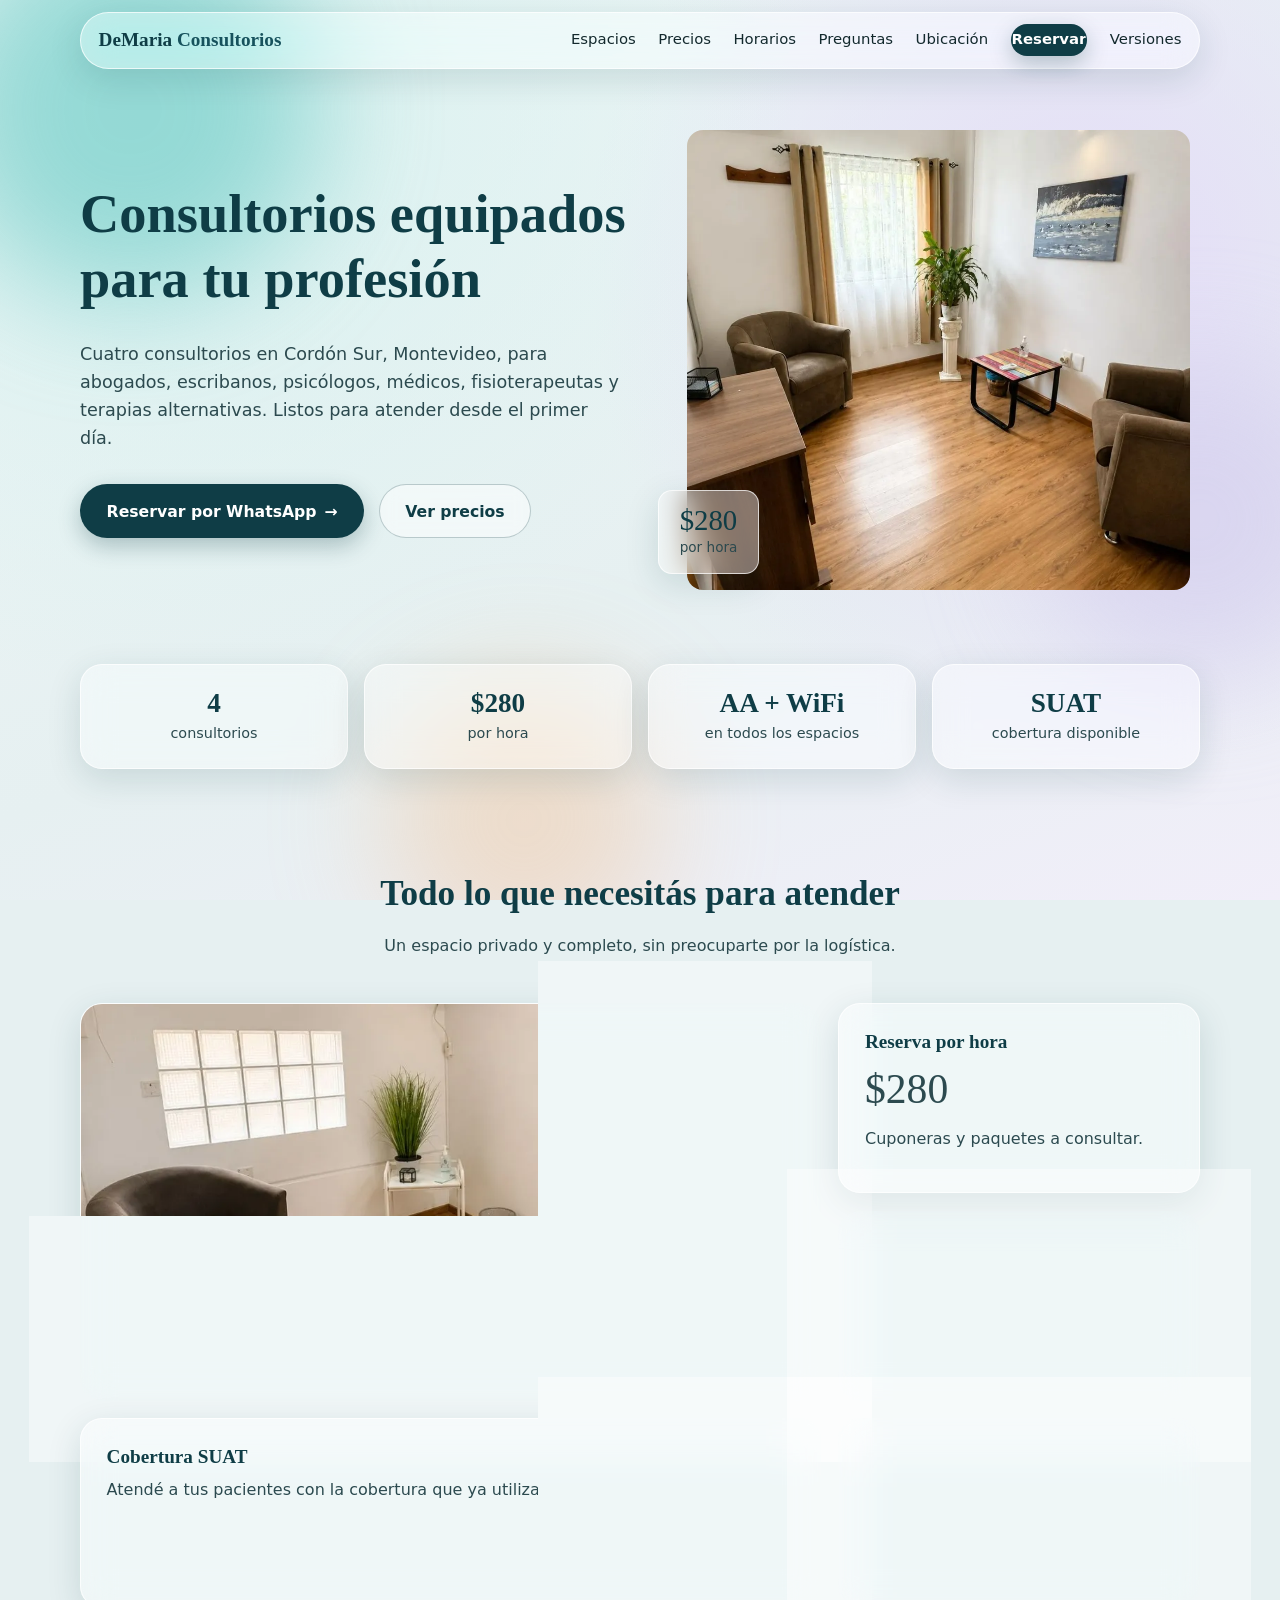
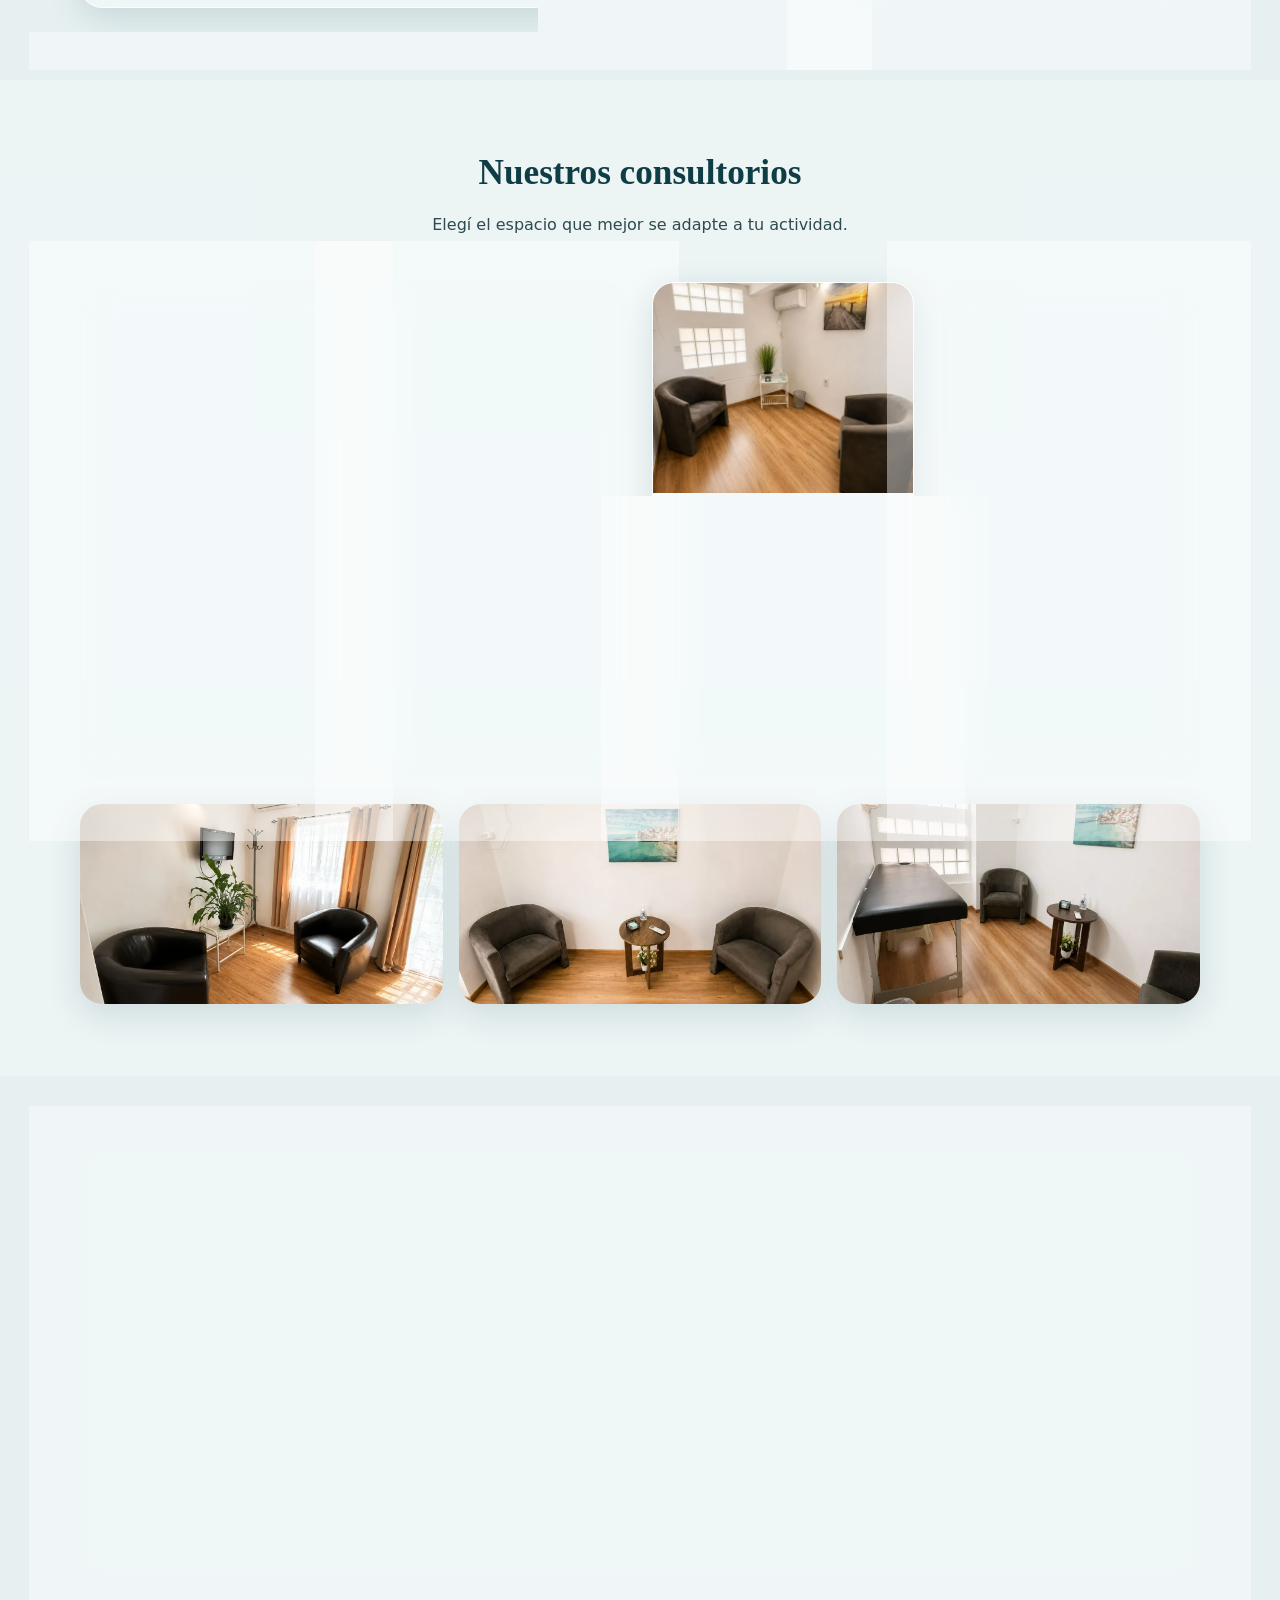
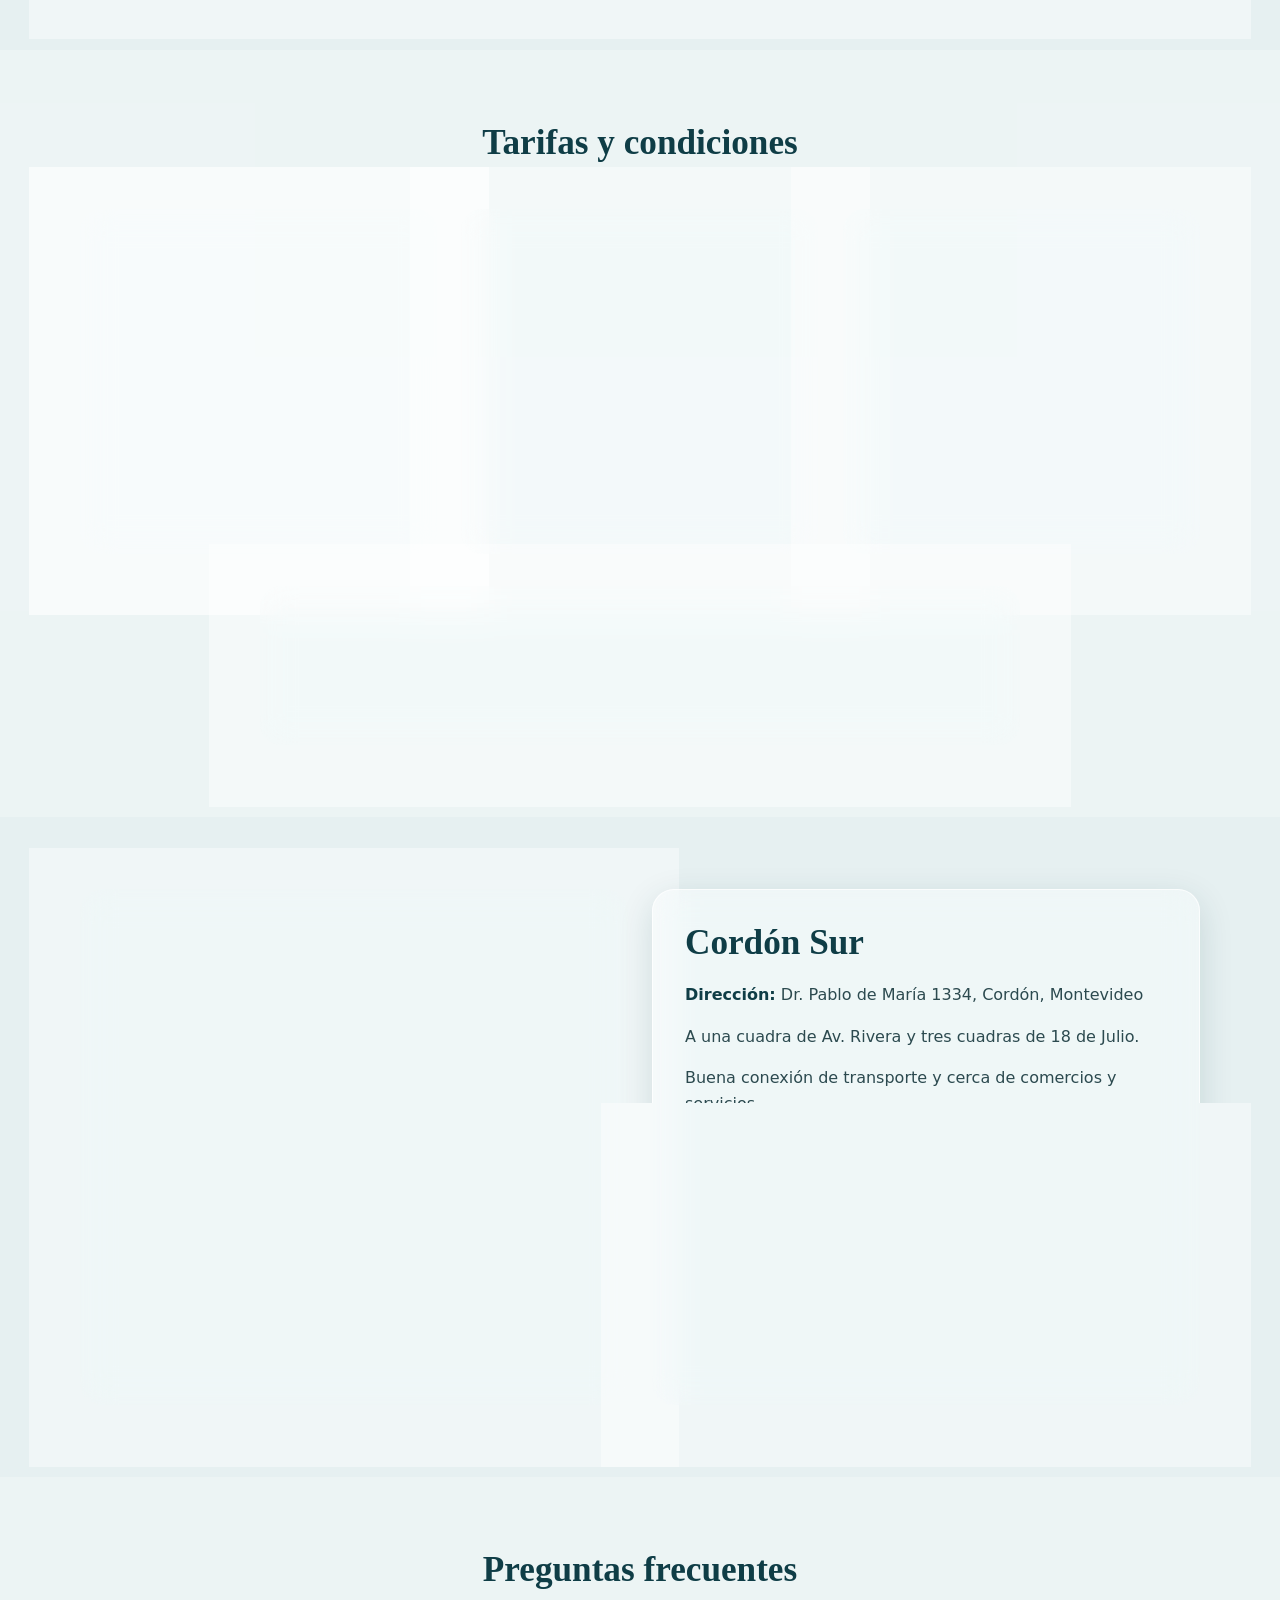
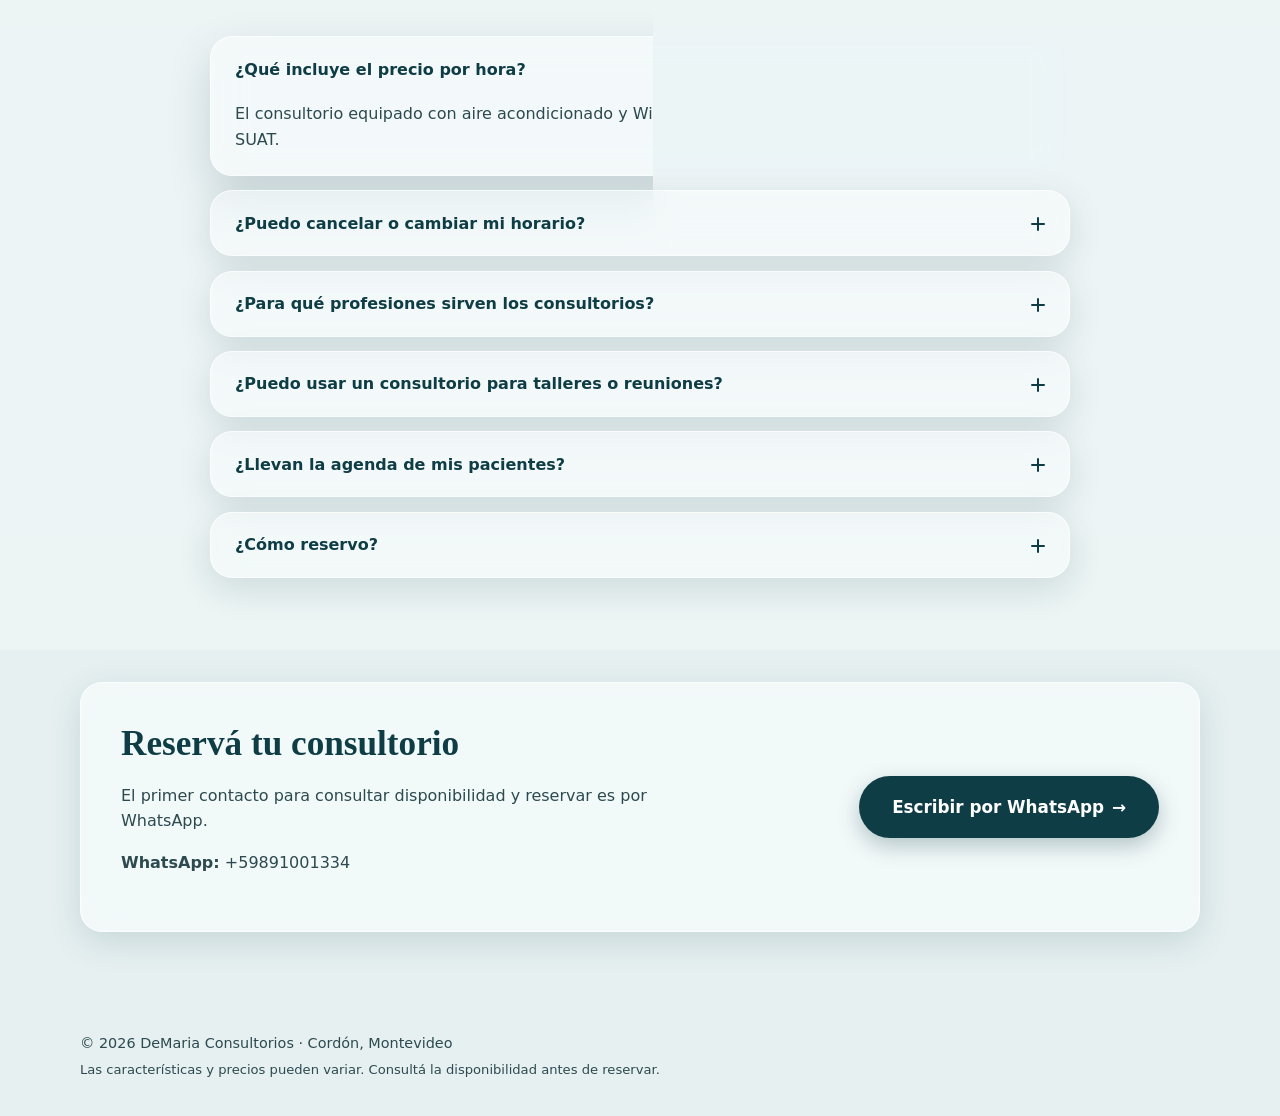
<file: index.html>
<!DOCTYPE html>
<html lang="es">
<head>
  <meta charset="UTF-8">
  <meta name="viewport" content="width=device-width, initial-scale=1.0">
  <title>DeMaria Consultorios | Alquiler de consultorios en Cordón</title>
  <meta name="description" content="Alquiler de consultorios en Cordón Sur, Montevideo. 4 consultorios equipados con aire acondicionado y WiFi. $280 por hora. Reservas por WhatsApp.">
  <link rel="stylesheet" href="css/styles.css">
</head>
<body>
  <div class="fondo" aria-hidden="true"><span></span><span></span><span></span></div>

  <header class="encabezado">
    <div class="contenedor encabezado__interior vidrio">
      <a href="#inicio" class="marca">DeMaria <span>Consultorios</span></a>
      <button class="menu-toggle" aria-label="Abrir menú" aria-expanded="false" aria-controls="menu">
        <span></span><span></span><span></span>
      </button>
      <nav id="menu" class="menu">
        <a href="#espacios">Espacios</a>
        <a href="#precios">Precios</a>
        <a href="#horarios">Horarios</a>
        <a href="#faq">Preguntas</a>
        <a href="#ubicacion">Ubicación</a>
        <a href="#contacto" class="boton boton--primario boton--compacto js-whatsapp">Reservar</a>
        <a href="galeria.html" class="volver-galeria">Versiones</a>
      </nav>
    </div>
  </header>

  <main>

    <!-- INICIO -->
    <section id="inicio" class="inicio">
      <div class="contenedor inicio__grilla">
        <div class="inicio__texto-bloque">
          <h1>Consultorios equipados para tu profesión</h1>
          <p class="inicio__resumen">Cuatro consultorios en Cordón Sur, Montevideo, para abogados, escribanos, psicólogos, médicos, fisioterapeutas y terapias alternativas. Listos para atender desde el primer día.</p>
          <div class="inicio__acciones">
            <a href="#contacto" class="boton boton--primario js-whatsapp">
              Reservar por WhatsApp <span class="flecha" aria-hidden="true">→</span>
            </a>
            <a href="#precios" class="boton boton--secundario">Ver precios</a>
          </div>
        </div>

        <div class="inicio__visual">
          <img src="imagenes/consultorio-3.webp" alt="Consultorio 3 con sillones marrones y escritorio">
          <div class="chip-flotante vidrio">
            <span class="chip-flotante__monto" data-config="precioHora">$280</span>
            <span class="chip-flotante__texto">por hora</span>
          </div>
        </div>
      </div>
    </section>

    <!-- DATOS RÁPIDOS -->
    <section class="datos">
      <div class="contenedor datos__grilla">
        <div class="dato vidrio">
          <strong>4</strong>
          <span>consultorios</span>
        </div>
        <div class="dato vidrio">
          <strong data-config="precioHora">$280</strong>
          <span>por hora</span>
        </div>
        <div class="dato vidrio">
          <strong>AA + WiFi</strong>
          <span>en todos los espacios</span>
        </div>
        <div class="dato vidrio">
          <strong>SUAT</strong>
          <span>cobertura disponible</span>
        </div>
      </div>
    </section>

    <!-- CARACTERÍSTICAS (BENTO) -->
    <section id="servicios" class="seccion">
      <div class="contenedor">
        <header class="seccion__encabezado">
          <h2>Todo lo que necesitás para atender</h2>
          <p>Un espacio privado y completo, sin preocuparte por la logística.</p>
        </header>

        <div class="bento">
          <article class="bento__tile bento__tile--grande vidrio">
            <img src="imagenes/consultorio-4.webp" alt="Consultorio con sillones y ventanas de vidrio">
            <div class="bento__texto">
              <h3>Consultorios privados</h3>
              <p>Cuatro espacios independientes, cada uno con aire acondicionado y WiFi.</p>
            </div>
          </article>

          <article class="bento__tile vidrio">
            <h3>Reserva por hora</h3>
            <p class="bento__monto" data-config="precioHora">$280</p>
            <p>Cuponeras y paquetes a consultar.</p>
          </article>

          <article class="bento__tile vidrio">
            <h3>Recepción y espera</h3>
            <p>Sala de espera y recepción para tus pacientes o clientes.</p>
            <p class="bento__extra">Podemos llevar tu agenda si lo necesitás.</p>
          </article>

          <article class="bento__tile bento__tile--ancha vidrio">
            <h3>Cobertura SUAT</h3>
            <p>Atendé a tus pacientes con la cobertura que ya utilizan.</p>
          </article>

          <article class="bento__tile vidrio">
            <h3>Talleres y reuniones</h3>
            <p>Uno de los consultorios para grupos de hasta <span data-config="tallerMaximo">10</span> personas.</p>
          </article>
        </div>
      </div>
    </section>

    <!-- CONSULTORIOS -->
    <section id="espacios" class="seccion seccion--suave">
      <div class="contenedor">
        <header class="seccion__encabezado">
          <h2>Nuestros consultorios</h2>
          <p>Elegí el espacio que mejor se adapte a tu actividad.</p>
        </header>

        <div class="espacios__grilla">
          <article class="tarjeta vidrio">
            <img src="imagenes/consultorio-2-escritorio.webp" alt="Consultorio 2 con escritorio y camilla">
            <div class="tarjeta__cuerpo">
              <h3>Consultorio 2</h3>
              <p>Ideal para atención médica, odontología, fisioterapia y consultas que requieran escritorio.</p>
              <ul class="etiquetas">
                <li>Escritorio</li>
                <li>Camilla</li>
                <li>AA</li>
                <li>WiFi</li>
              </ul>
            </div>
          </article>

          <article class="tarjeta vidrio">
            <img src="imagenes/consultorio-3.webp" alt="Consultorio 3 con sillones marrones y escritorio">
            <div class="tarjeta__cuerpo">
              <h3>Consultorio 3</h3>
              <p>Ideal para abogados, escribanos, psicólogos y consultas con escritorio.</p>
              <ul class="etiquetas">
                <li>Escritorio</li>
                <li>Sillones</li>
                <li>AA</li>
                <li>WiFi</li>
              </ul>
            </div>
          </article>

          <article class="tarjeta vidrio">
            <img src="imagenes/consultorio-4.webp" alt="Consultorio 4 con sillones y ventanas de vidrio">
            <div class="tarjeta__cuerpo">
              <h3>Consultorio 4</h3>
              <p>Ideal para psicología, coaching y sesiones individuales.</p>
              <ul class="etiquetas">
                <li>Sillones</li>
                <li>AA</li>
                <li>WiFi</li>
              </ul>
            </div>
          </article>

          <article class="tarjeta vidrio">
            <img src="imagenes/consultorio-5-camilla.webp" alt="Consultorio 5 con camilla y reloj">
            <div class="tarjeta__cuerpo">
              <h3>Consultorio 5</h3>
              <p>Ideal para masajes, fisioterapia, reiki y terapias corporales.</p>
              <ul class="etiquetas">
                <li>Camilla</li>
                <li>AA</li>
                <li>WiFi</li>
              </ul>
            </div>
          </article>
        </div>

        <div class="galeria" aria-label="Más fotos de los consultorios">
          <img src="imagenes/consultorio-2-sillones.webp" alt="Consultorio 2 con sillones negros y televisor">
          <img src="imagenes/consultorio-5-sillones.webp" alt="Consultorio 5 con sillones grises">
          <img src="imagenes/consultorio-5-camilla-2.webp" alt="Consultorio 5 con camilla de masajes">
        </div>
      </div>
    </section>

    <!-- SALA DE ESPERA -->
    <section class="seccion">
      <div class="contenedor espera__grilla vidrio">
        <div class="espera__texto">
          <h2>Sala de espera y recepción</h2>
          <p>Tus pacientes o clientes tienen su propio lugar para esperar, con recepción para recibirlos.</p>
          <p>También podemos llevar tu agenda si lo necesitás.</p>
        </div>
        <img src="imagenes/sala-espera.webp" alt="Sala de espera con sillas negras y cuadro de otoño">
      </div>
    </section>

    <!-- PRECIOS -->
    <section id="precios" class="seccion seccion--suave">
      <div class="contenedor">
        <header class="seccion__encabezado">
          <h2>Tarifas y condiciones</h2>
        </header>

        <div class="precios__grilla">
          <div class="precio vidrio precio--destacado">
            <h3>Reserva por hora</h3>
            <p class="precio__monto"><span data-config="precioHora">$280</span><span> / hora</span></p>
            <ul>
              <li>Consultorio equipado con AA y WiFi</li>
              <li>Sala de espera y recepción</li>
              <li>Cobertura SUAT</li>
            </ul>
            <a href="#contacto" class="boton boton--primario js-whatsapp">Reservar por WhatsApp</a>
          </div>

          <div class="precio vidrio">
            <h3>Cuponeras</h3>
            <p class="precio__monto precio__monto--consultar">Consultar</p>
            <p>Descuentos por volumen de horas. Escribinos para armar un paquete a tu medida.</p>
          </div>

          <div class="precio vidrio">
            <h3>Talleres y reuniones</h3>
            <p class="precio__monto precio__monto--consultar">Consultar</p>
            <p>Para grupos de hasta <span data-config="tallerMaximo">10</span> personas. El costo depende de la duración y la actividad.</p>
          </div>
        </div>

        <div class="politicas vidrio">
          <h3>Políticas de cancelación y cambios</h3>
          <ul>
            <li><strong>Cancelación:</strong> sin costo si se avisa con <span data-config="cancelacionHoras">24</span> hs de anticipación.</li>
            <li><strong>Cambio de horario:</strong> sin costo si se avisa con <span data-config="cancelacionHoras">24</span> hs de anticipación.</li>
          </ul>
        </div>
      </div>
    </section>

    <!-- HORARIOS Y UBICACIÓN -->
    <section id="horarios" class="seccion">
      <div class="contenedor horarios__grilla">
        <div class="vidrio bloque">
          <h2>Cuándo podés usarlo</h2>
          <table class="horarios">
            <tbody id="horarios-tbody">
              <tr><th scope="row">Lunes a viernes</th><td>8:00 a 21:00</td></tr>
              <tr><th scope="row">Sábados</th><td>8:00 a 16:00</td></tr>
              <tr><th scope="row">Domingos</th><td>Cerrado</td></tr>
            </tbody>
          </table>
          <p class="nota">Consultá por horarios especiales.</p>
        </div>

        <div id="ubicacion" class="vidrio bloque">
          <h2>Cordón Sur</h2>
          <p><strong>Dirección:</strong> <span class="completar" data-config="direccion">[COMPLETAR: dirección exacta]</span></p>
          <p>A una cuadra de Av. Rivera y tres cuadras de 18 de Julio.</p>
          <p>Buena conexión de transporte y cerca de comercios y servicios.</p>
          <div class="mapa mapa--vacio" aria-label="Mapa de ubicación">
            <span class="completar">[COMPLETAR: mapa en js/config.js]</span>
          </div>
        </div>
      </div>
    </section>

    <!-- FAQ -->
    <section id="faq" class="seccion seccion--suave">
      <div class="contenedor faq__contenedor">
        <header class="seccion__encabezado">
          <h2>Preguntas frecuentes</h2>
        </header>

        <div class="faq">
          <details class="faq__item vidrio" open>
            <summary>¿Qué incluye el precio por hora?<span class="faq__icono" aria-hidden="true"></span></summary>
            <p>El consultorio equipado con aire acondicionado y WiFi, la sala de espera, la recepción y la cobertura SUAT.</p>
          </details>
          <details class="faq__item vidrio">
            <summary>¿Puedo cancelar o cambiar mi horario?<span class="faq__icono" aria-hidden="true"></span></summary>
            <p>Sí. Cancelar y cambiar el horario es sin costo si avisás con 24 hs de anticipación.</p>
          </details>
          <details class="faq__item vidrio">
            <summary>¿Para qué profesiones sirven los consultorios?<span class="faq__icono" aria-hidden="true"></span></summary>
            <p>Para abogados, escribanos, psicólogos, médicos, fisioterapeutas, masajistas, reiki y otras terapias alternativas.</p>
          </details>
          <details class="faq__item vidrio">
            <summary>¿Puedo usar un consultorio para talleres o reuniones?<span class="faq__icono" aria-hidden="true"></span></summary>
            <p>Sí, uno de los consultorios admite hasta <span data-config="tallerMaximo">10</span> personas. El costo se consulta según la actividad.</p>
          </details>
          <details class="faq__item vidrio">
            <summary>¿Llevan la agenda de mis pacientes?<span class="faq__icono" aria-hidden="true"></span></summary>
            <p>Sí, si lo querés llevamos tu agenda. Consultanos los detalles.</p>
          </details>
          <details class="faq__item vidrio">
            <summary>¿Cómo reservo?<span class="faq__icono" aria-hidden="true"></span></summary>
            <p>Escribinos por WhatsApp para consultar disponibilidad y reservar el horario que necesitás.</p>
          </details>
        </div>
      </div>
    </section>

    <!-- CONTACTO -->
    <section id="contacto" class="contacto">
      <div class="contenedor contacto__grilla vidrio">
        <div>
          <h2>Reservá tu consultorio</h2>
          <p>El primer contacto para consultar disponibilidad y reservar es por WhatsApp.</p>
          <p class="contacto__linea"><strong>WhatsApp:</strong> <span class="completar" data-config="whatsappVisible">[COMPLETAR: número]</span></p>
        </div>
        <div class="contacto__accion">
          <a href="#" class="boton boton--primario boton--grande js-whatsapp">
            Escribir por WhatsApp <span class="flecha" aria-hidden="true">→</span>
          </a>
        </div>
      </div>
    </section>

  </main>

  <footer class="pie">
    <div class="contenedor pie__interior">
      <p>&copy; <span id="anio"></span> DeMaria Consultorios · Cordón, Montevideo</p>
      <p class="pie__nota">Las características y precios pueden variar. Consultá la disponibilidad antes de reservar.</p>
    </div>
  </footer>

  <script src="js/config.js"></script>
  <script src="js/main.js"></script>
</body>
</html>
</file>
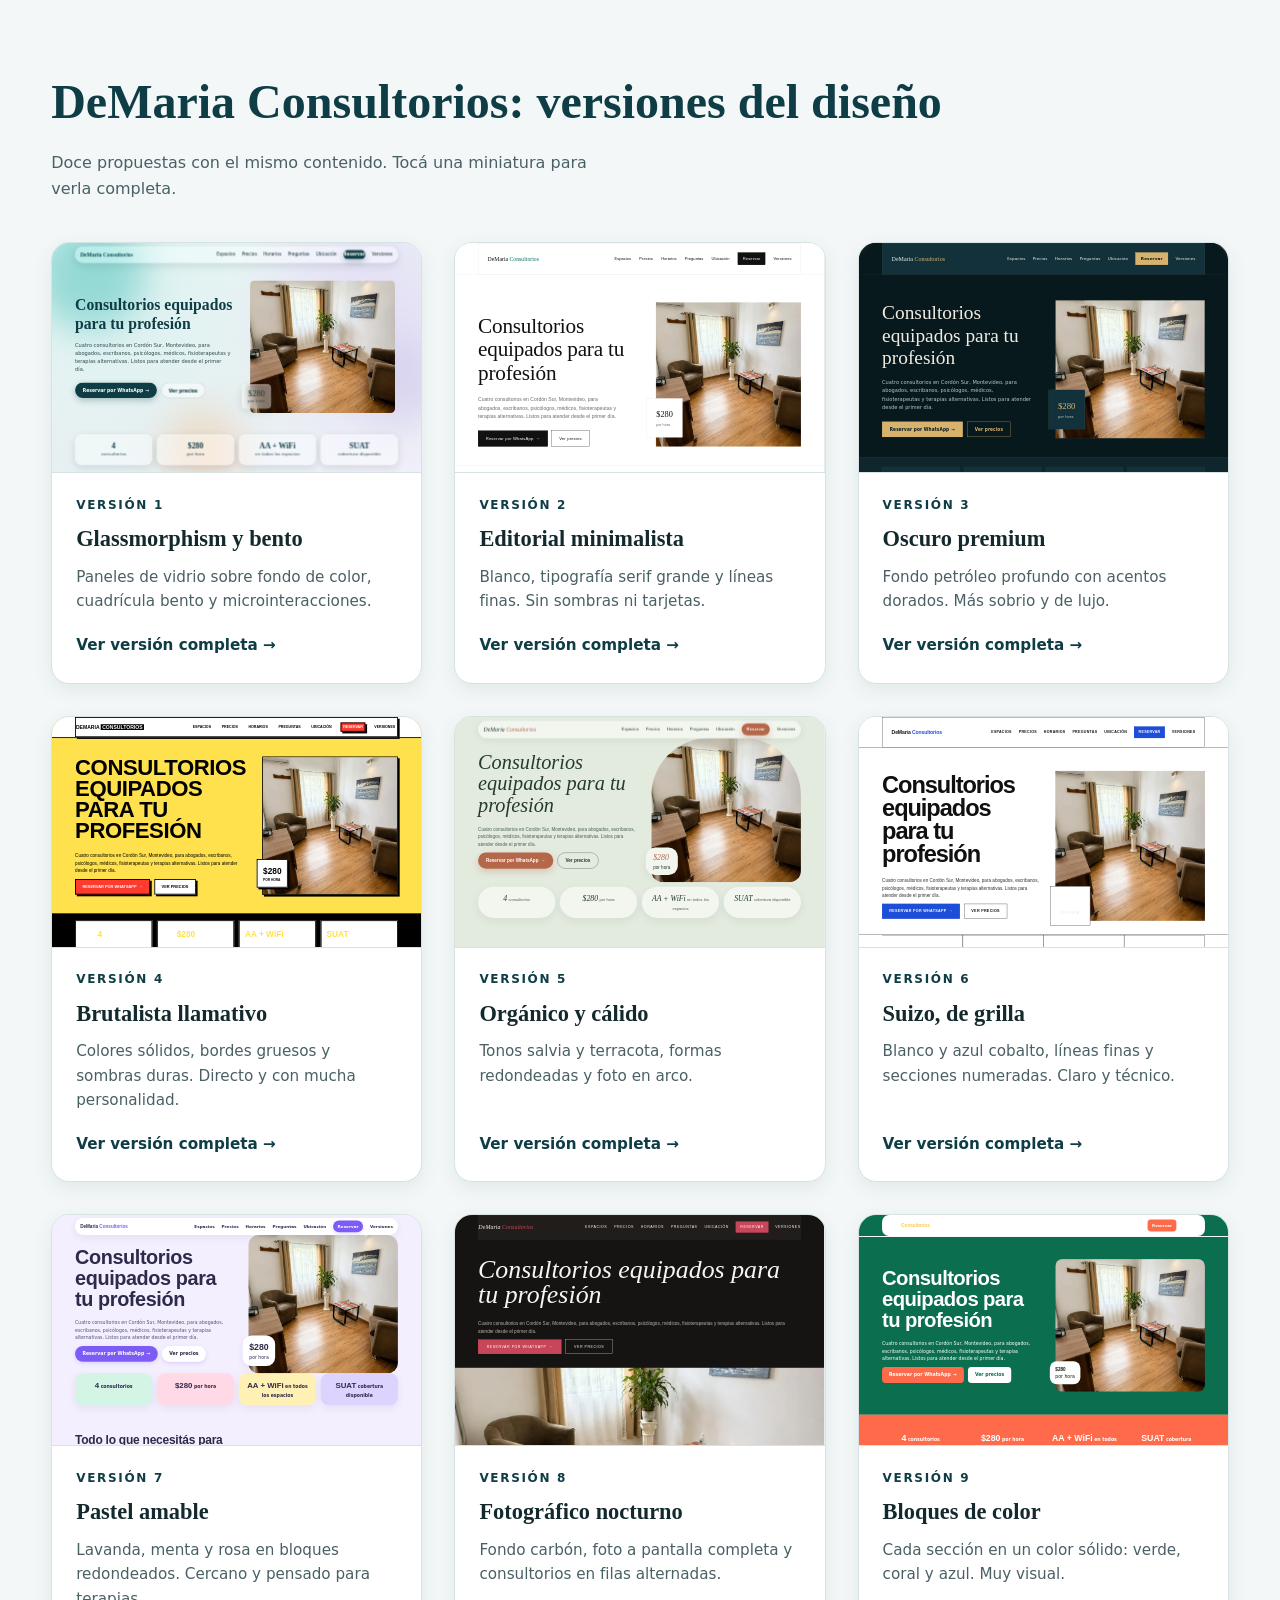
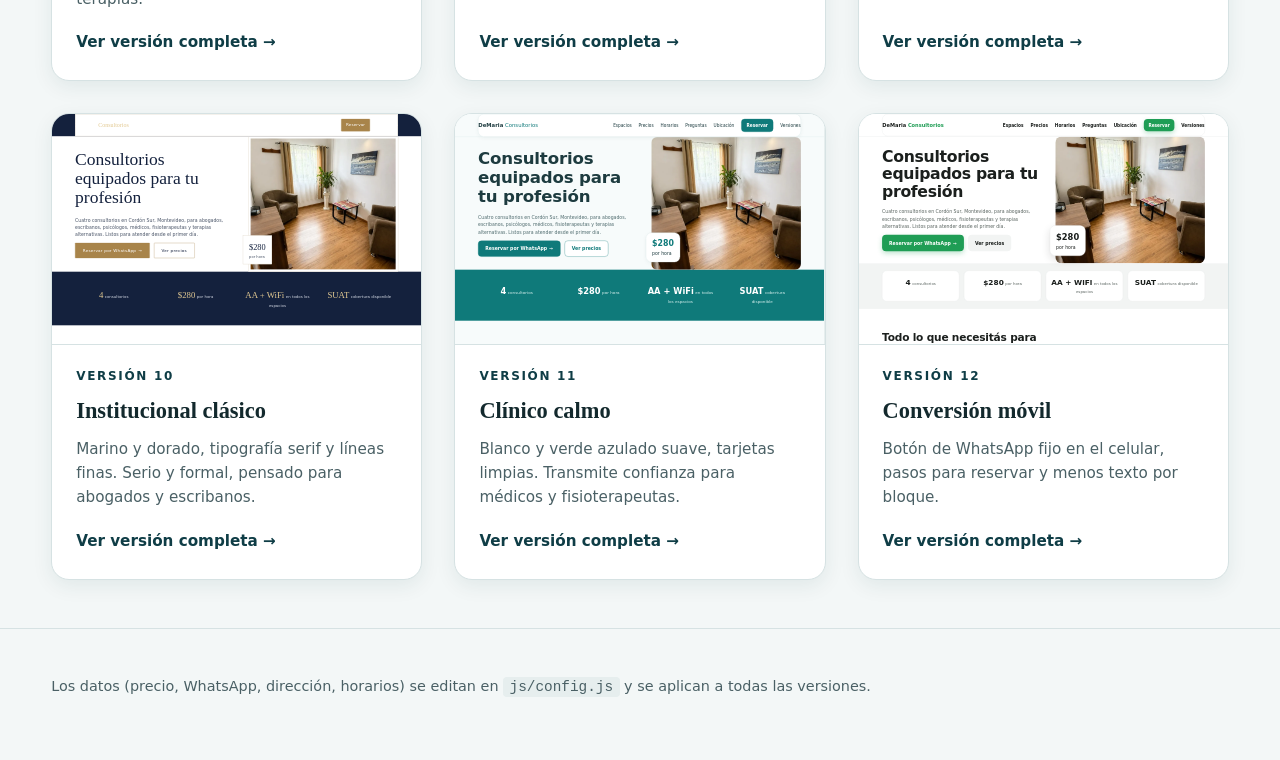
<file: galeria.html>
<!DOCTYPE html>
<html lang="es">
<head>
  <meta charset="UTF-8">
  <meta name="viewport" content="width=device-width, initial-scale=1.0">
  <title>DeMaria Consultorios · Versiones del diseño</title>
  <meta name="description" content="Elegí el diseño de la página de DeMaria Consultorios.">
  <link rel="stylesheet" href="css/galeria.css">
</head>
<body>
  <header class="cabecera">
    <div class="contenedor">
      <h1>DeMaria Consultorios: versiones del diseño</h1>
      <p class="cabecera__texto">Doce propuestas con el mismo contenido. Tocá una miniatura para verla completa.</p>
    </div>
  </header>

  <main class="contenedor galeria">
    <a class="version" href="versiones/v1-glass.html">
      <div class="version__vista"><iframe src="versiones/v1-glass.html" title="Vista previa versión 1" tabindex="-1" aria-hidden="true"></iframe></div>
      <div class="version__info">
        <span class="version__numero">Versión 1</span>
        <h2>Glassmorphism y bento</h2>
        <p>Paneles de vidrio sobre fondo de color, cuadrícula bento y microinteracciones.</p>
        <span class="version__ver">Ver versión completa →</span>
      </div>
    </a>

    <a class="version" href="versiones/v2-minimal.html">
      <div class="version__vista"><iframe src="versiones/v2-minimal.html" title="Vista previa versión 2" tabindex="-1" aria-hidden="true"></iframe></div>
      <div class="version__info">
        <span class="version__numero">Versión 2</span>
        <h2>Editorial minimalista</h2>
        <p>Blanco, tipografía serif grande y líneas finas. Sin sombras ni tarjetas.</p>
        <span class="version__ver">Ver versión completa →</span>
      </div>
    </a>

    <a class="version" href="versiones/v3-oscuro.html">
      <div class="version__vista"><iframe src="versiones/v3-oscuro.html" title="Vista previa versión 3" tabindex="-1" aria-hidden="true"></iframe></div>
      <div class="version__info">
        <span class="version__numero">Versión 3</span>
        <h2>Oscuro premium</h2>
        <p>Fondo petróleo profundo con acentos dorados. Más sobrio y de lujo.</p>
        <span class="version__ver">Ver versión completa →</span>
      </div>
    </a>
    <a class="version" href="versiones/v4-brutalista.html">
      <div class="version__vista"><iframe src="versiones/v4-brutalista.html" title="Vista previa Versión 4" tabindex="-1" aria-hidden="true"></iframe></div>
      <div class="version__info">
        <span class="version__numero">Versión 4</span>
        <h2>Brutalista llamativo</h2>
        <p>Colores sólidos, bordes gruesos y sombras duras. Directo y con mucha personalidad.</p>
        <span class="version__ver">Ver versión completa →</span>
      </div>
    </a>

    <a class="version" href="versiones/v5-organico.html">
      <div class="version__vista"><iframe src="versiones/v5-organico.html" title="Vista previa Versión 5" tabindex="-1" aria-hidden="true"></iframe></div>
      <div class="version__info">
        <span class="version__numero">Versión 5</span>
        <h2>Orgánico y cálido</h2>
        <p>Tonos salvia y terracota, formas redondeadas y foto en arco.</p>
        <span class="version__ver">Ver versión completa →</span>
      </div>
    </a>

    <a class="version" href="versiones/v6-suizo.html">
      <div class="version__vista"><iframe src="versiones/v6-suizo.html" title="Vista previa Versión 6" tabindex="-1" aria-hidden="true"></iframe></div>
      <div class="version__info">
        <span class="version__numero">Versión 6</span>
        <h2>Suizo, de grilla</h2>
        <p>Blanco y azul cobalto, líneas finas y secciones numeradas. Claro y técnico.</p>
        <span class="version__ver">Ver versión completa →</span>
      </div>
    </a>

    <a class="version" href="versiones/v7-pastel.html">
      <div class="version__vista"><iframe src="versiones/v7-pastel.html" title="Vista previa Versión 7" tabindex="-1" aria-hidden="true"></iframe></div>
      <div class="version__info">
        <span class="version__numero">Versión 7</span>
        <h2>Pastel amable</h2>
        <p>Lavanda, menta y rosa en bloques redondeados. Cercano y pensado para terapias.</p>
        <span class="version__ver">Ver versión completa →</span>
      </div>
    </a>

    <a class="version" href="versiones/v8-fotografico.html">
      <div class="version__vista"><iframe src="versiones/v8-fotografico.html" title="Vista previa Versión 8" tabindex="-1" aria-hidden="true"></iframe></div>
      <div class="version__info">
        <span class="version__numero">Versión 8</span>
        <h2>Fotográfico nocturno</h2>
        <p>Fondo carbón, foto a pantalla completa y consultorios en filas alternadas.</p>
        <span class="version__ver">Ver versión completa →</span>
      </div>
    </a>

    <a class="version" href="versiones/v9-bloques.html">
      <div class="version__vista"><iframe src="versiones/v9-bloques.html" title="Vista previa Versión 9" tabindex="-1" aria-hidden="true"></iframe></div>
      <div class="version__info">
        <span class="version__numero">Versión 9</span>
        <h2>Bloques de color</h2>
        <p>Cada sección en un color sólido: verde, coral y azul. Muy visual.</p>
        <span class="version__ver">Ver versión completa →</span>
      </div>
    </a>

    <a class="version" href="versiones/v10-institucional.html">
      <div class="version__vista"><iframe src="versiones/v10-institucional.html" title="Vista previa Versión 10" tabindex="-1" aria-hidden="true"></iframe></div>
      <div class="version__info">
        <span class="version__numero">Versión 10</span>
        <h2>Institucional clásico</h2>
        <p>Marino y dorado, tipografía serif y líneas finas. Serio y formal, pensado para abogados y escribanos.</p>
        <span class="version__ver">Ver versión completa →</span>
      </div>
    </a>

    <a class="version" href="versiones/v11-clinico.html">
      <div class="version__vista"><iframe src="versiones/v11-clinico.html" title="Vista previa Versión 11" tabindex="-1" aria-hidden="true"></iframe></div>
      <div class="version__info">
        <span class="version__numero">Versión 11</span>
        <h2>Clínico calmo</h2>
        <p>Blanco y verde azulado suave, tarjetas limpias. Transmite confianza para médicos y fisioterapeutas.</p>
        <span class="version__ver">Ver versión completa →</span>
      </div>
    </a>

    <a class="version" href="versiones/v12-conversion.html">
      <div class="version__vista"><iframe src="versiones/v12-conversion.html" title="Vista previa Versión 12" tabindex="-1" aria-hidden="true"></iframe></div>
      <div class="version__info">
        <span class="version__numero">Versión 12</span>
        <h2>Conversión móvil</h2>
        <p>Botón de WhatsApp fijo en el celular, pasos para reservar y menos texto por bloque.</p>
        <span class="version__ver">Ver versión completa →</span>
      </div>
    </a>

  </main>

  <footer class="pie">
    <div class="contenedor">
      <p>Los datos (precio, WhatsApp, dirección, horarios) se editan en <code>js/config.js</code> y se aplican a todas las versiones.</p>
    </div>
  </footer>

  <script src="js/galeria.js"></script>
</body>
</html>
</file>
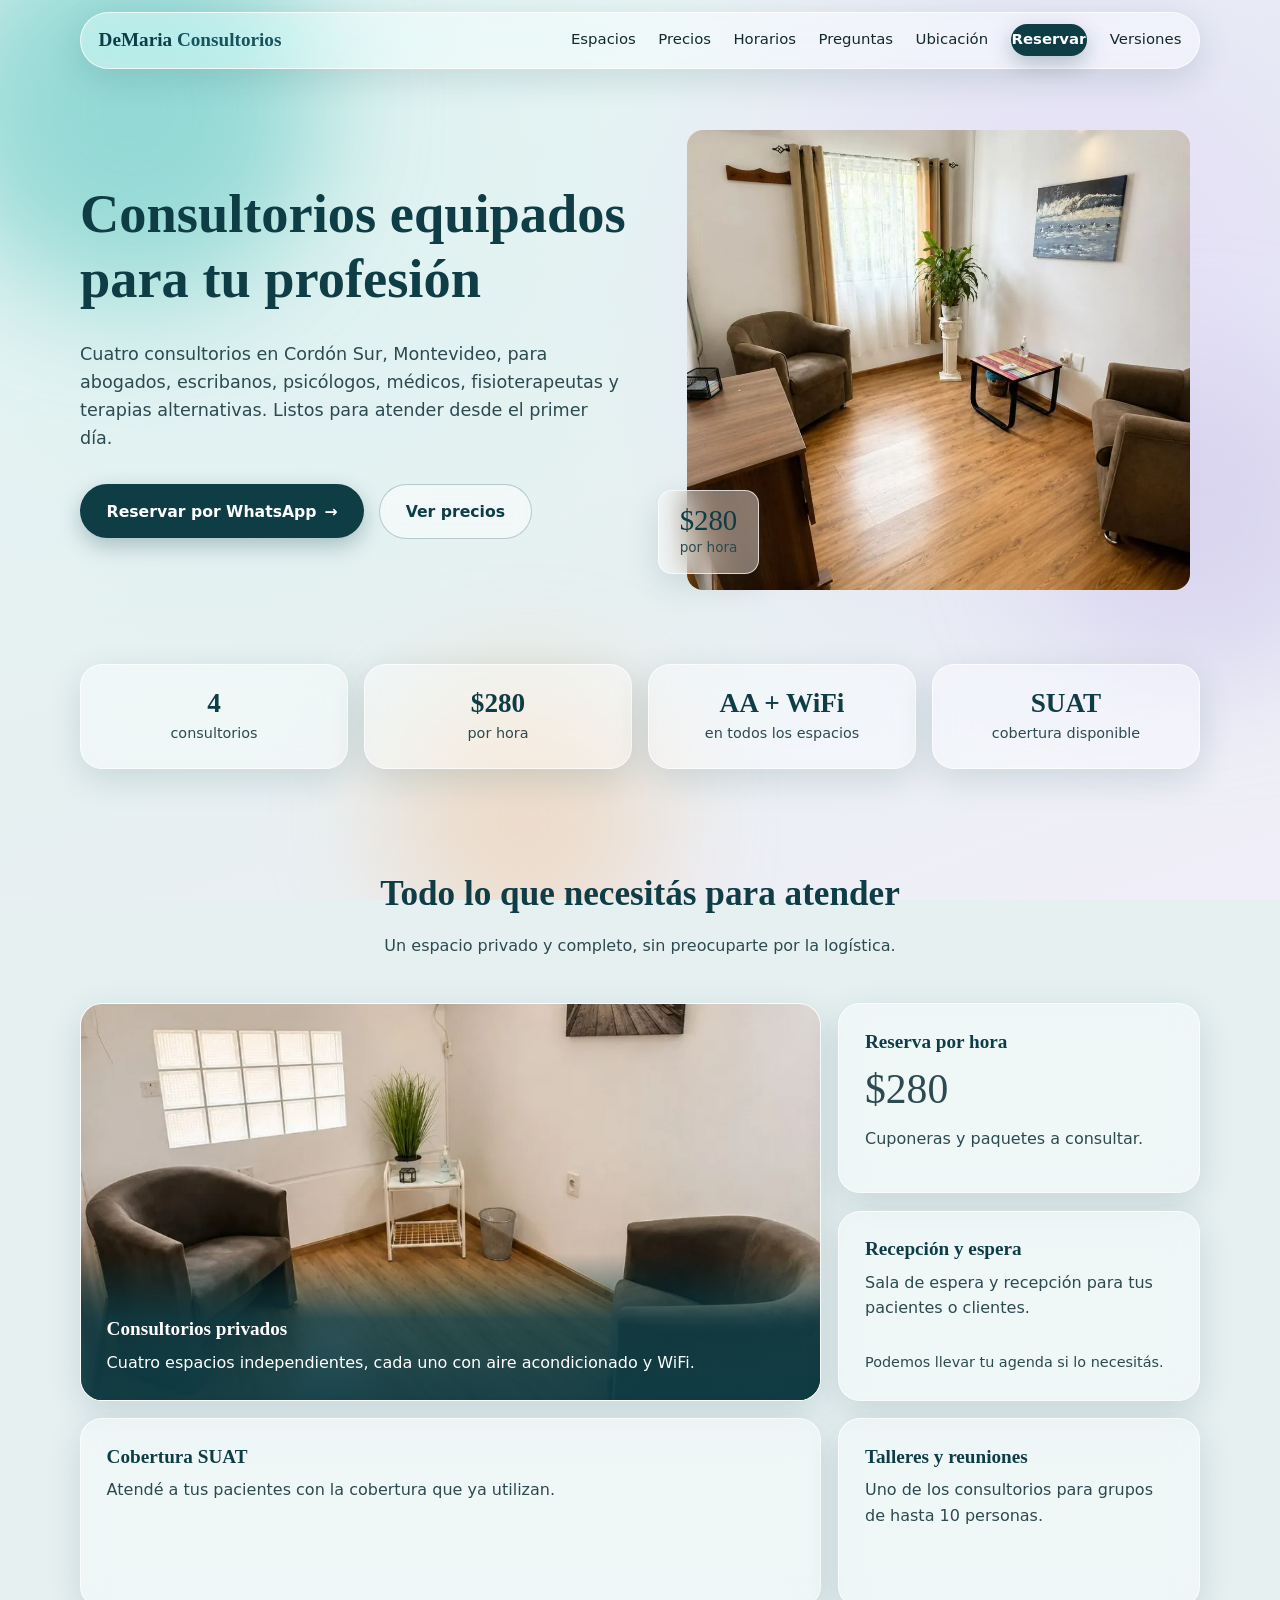
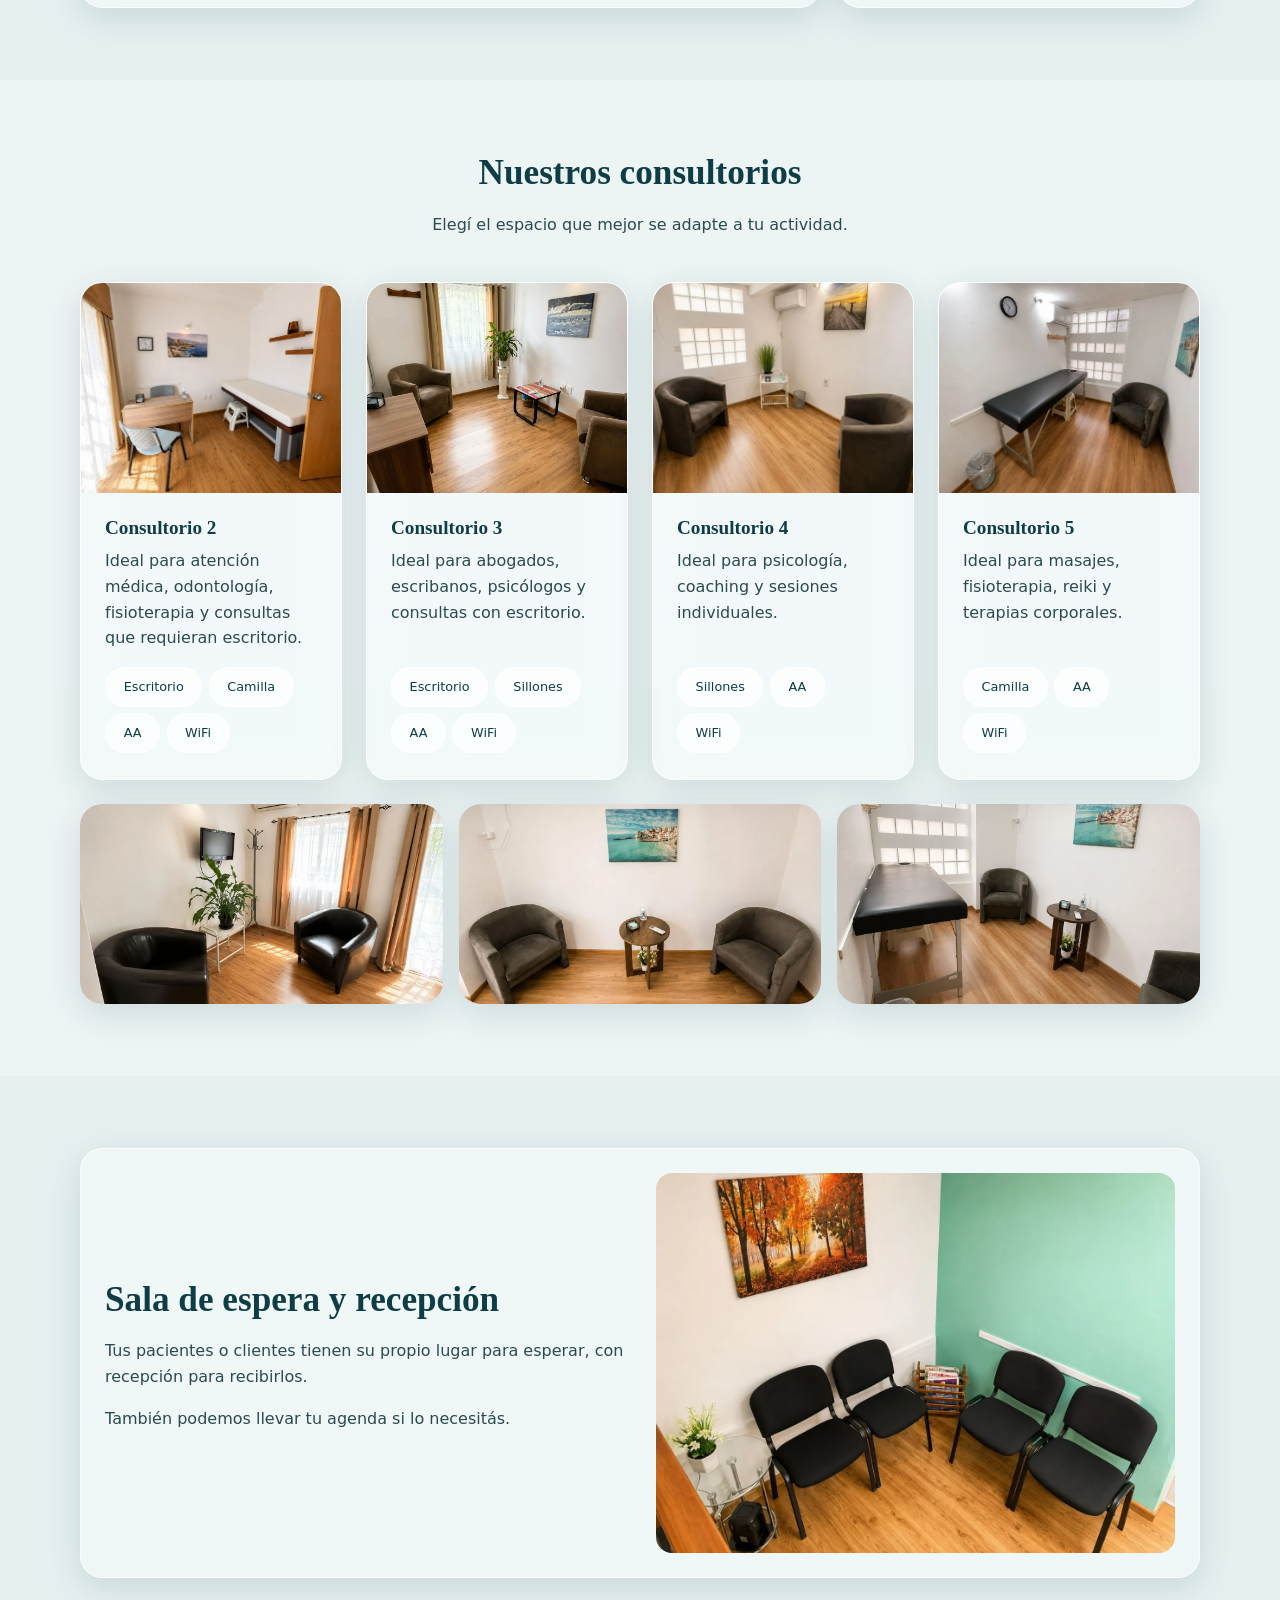
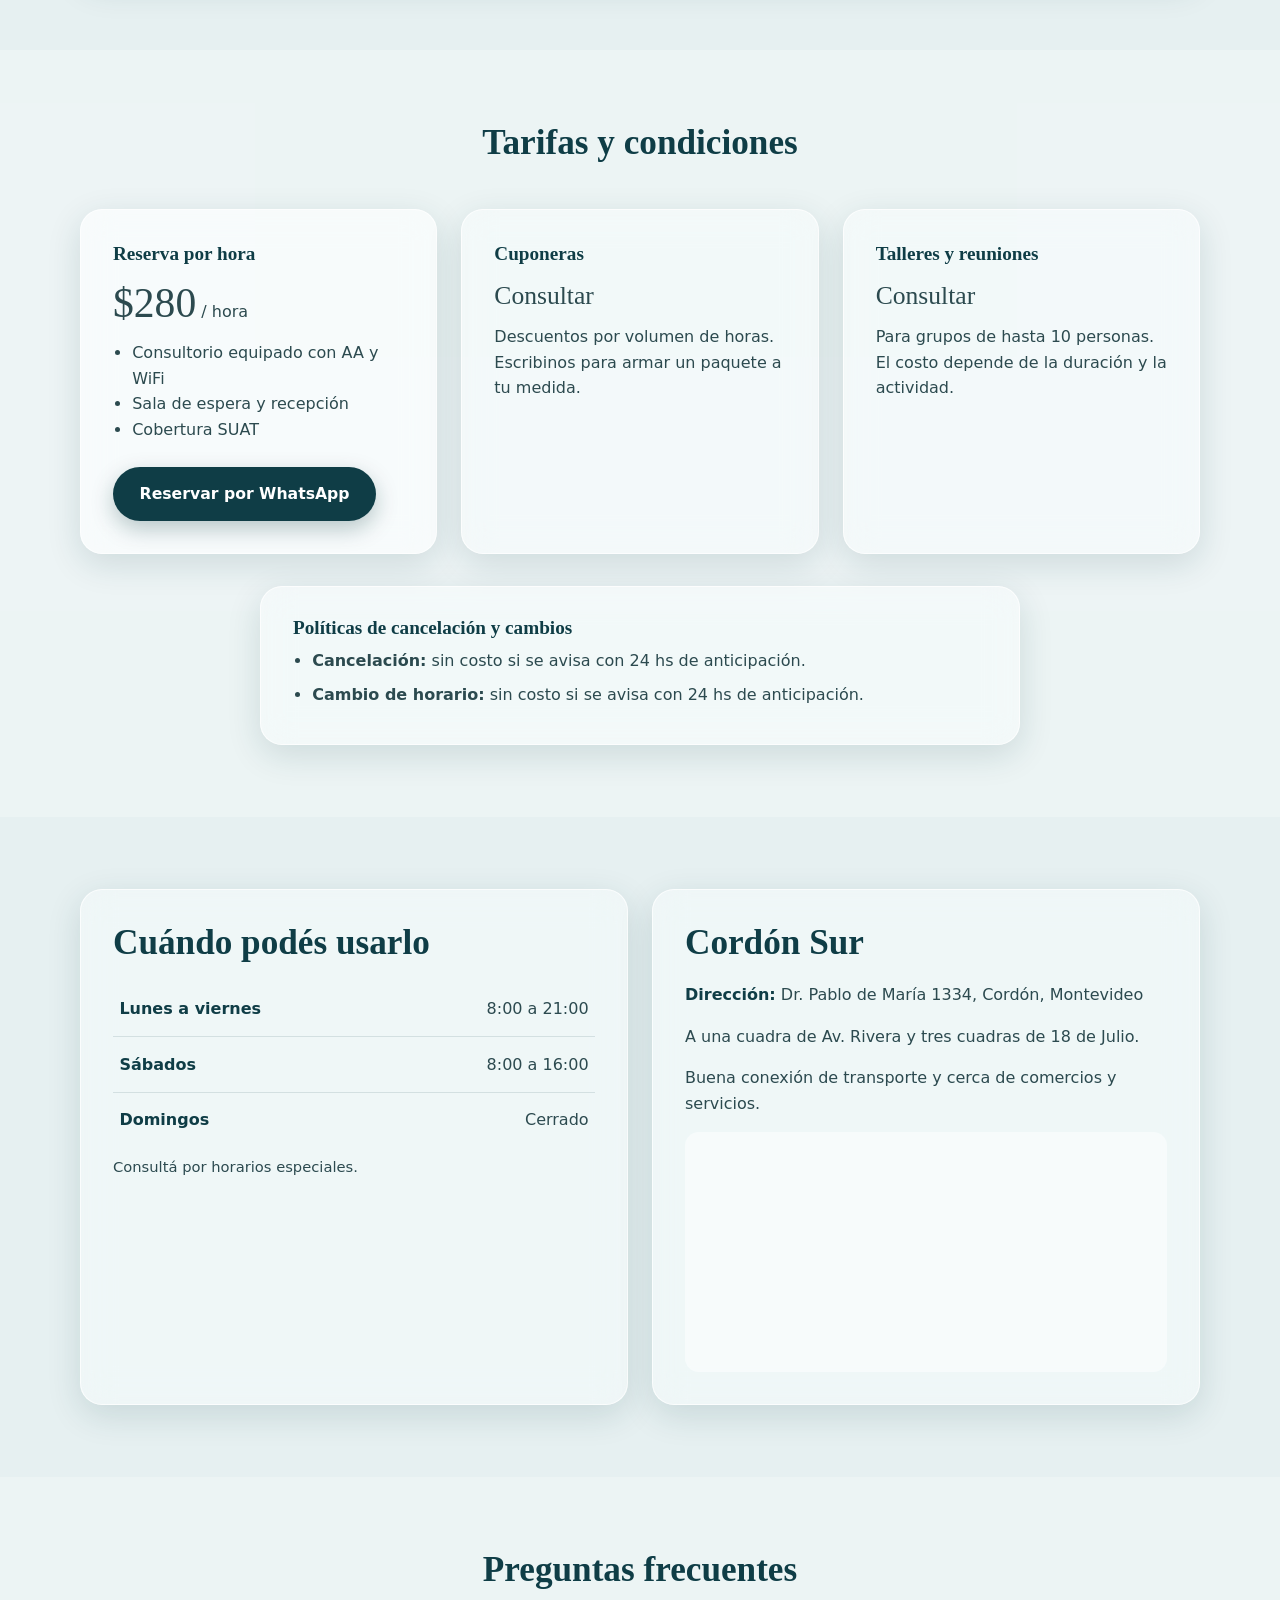
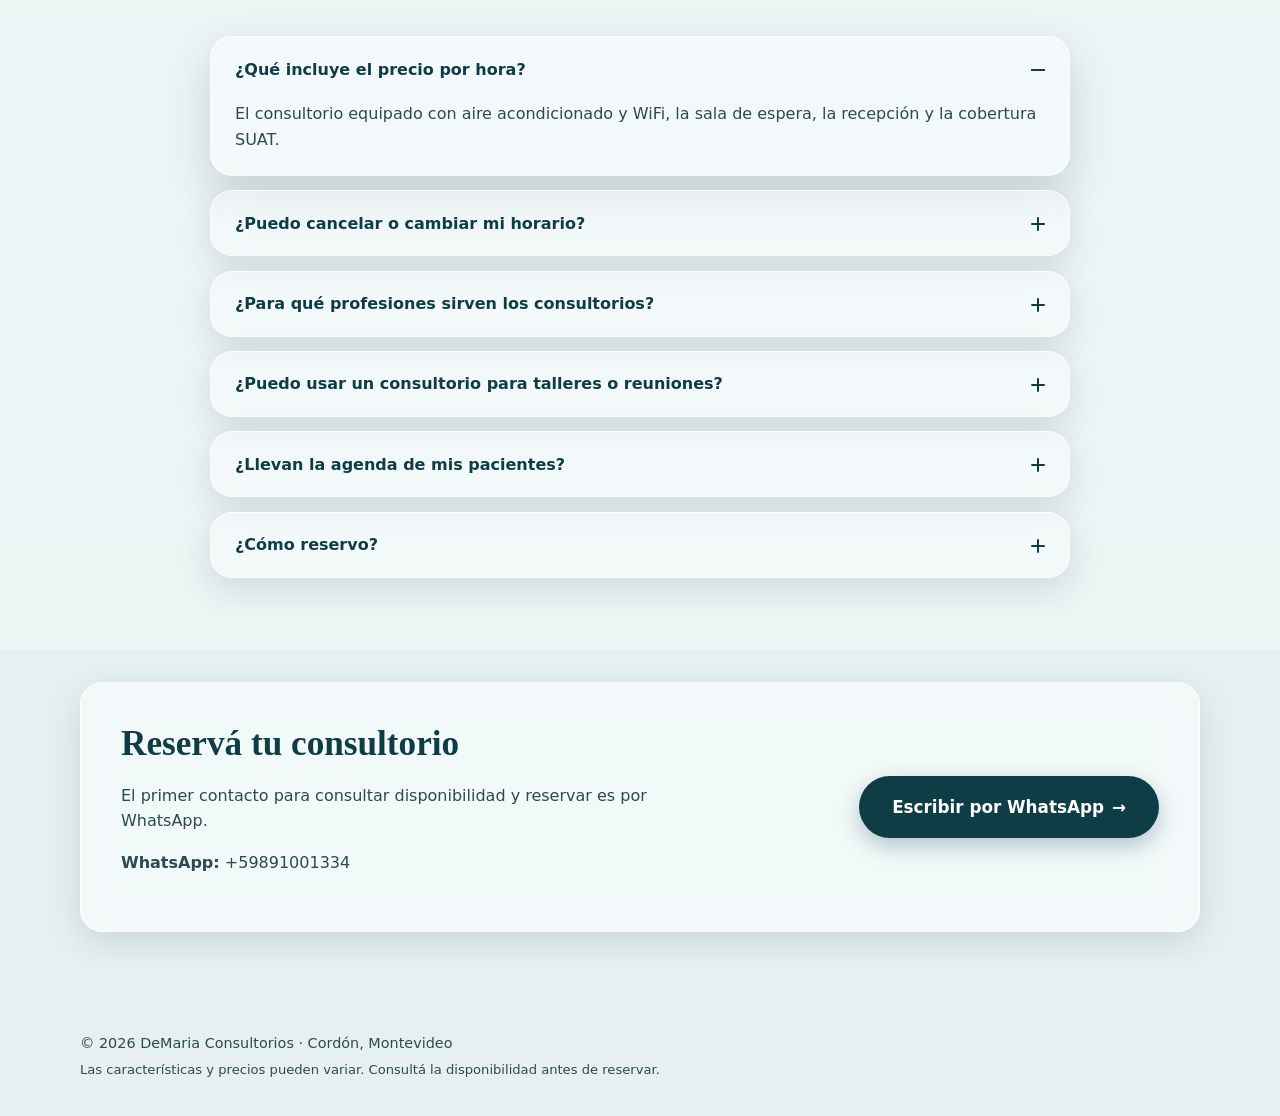
<file: versiones/v1-glass.html>
<!DOCTYPE html>
<html lang="es">
<head>
  <meta charset="UTF-8">
  <meta name="viewport" content="width=device-width, initial-scale=1.0">
  <title>DeMaria Consultorios · Versión 1 | Alquiler de consultorios en Cordón</title>
  <meta name="description" content="Alquiler de consultorios en Cordón Sur, Montevideo. 4 consultorios equipados con aire acondicionado y WiFi. $280 por hora. Reservas por WhatsApp.">
  <link rel="stylesheet" href="../css/styles.css">
</head>
<body>
  <div class="fondo" aria-hidden="true"><span></span><span></span><span></span></div>

  <header class="encabezado">
    <div class="contenedor encabezado__interior vidrio">
      <a href="#inicio" class="marca">DeMaria <span>Consultorios</span></a>
      <button class="menu-toggle" aria-label="Abrir menú" aria-expanded="false" aria-controls="menu">
        <span></span><span></span><span></span>
      </button>
      <nav id="menu" class="menu">
        <a href="#espacios">Espacios</a>
        <a href="#precios">Precios</a>
        <a href="#horarios">Horarios</a>
        <a href="#faq">Preguntas</a>
        <a href="#ubicacion">Ubicación</a>
        <a href="#contacto" class="boton boton--primario boton--compacto js-whatsapp">Reservar</a>
        <a href="../galeria.html" class="volver-galeria">Versiones</a>
      </nav>
    </div>
  </header>

  <main>

    <!-- INICIO -->
    <section id="inicio" class="inicio">
      <div class="contenedor inicio__grilla">
        <div class="inicio__texto-bloque">
          <h1>Consultorios equipados para tu profesión</h1>
          <p class="inicio__resumen">Cuatro consultorios en Cordón Sur, Montevideo, para abogados, escribanos, psicólogos, médicos, fisioterapeutas y terapias alternativas. Listos para atender desde el primer día.</p>
          <div class="inicio__acciones">
            <a href="#contacto" class="boton boton--primario js-whatsapp">
              Reservar por WhatsApp <span class="flecha" aria-hidden="true">→</span>
            </a>
            <a href="#precios" class="boton boton--secundario">Ver precios</a>
          </div>
        </div>

        <div class="inicio__visual">
          <img src="../imagenes/consultorio-3.webp" alt="Consultorio 3 con sillones marrones y escritorio">
          <div class="chip-flotante vidrio">
            <span class="chip-flotante__monto" data-config="precioHora">$280</span>
            <span class="chip-flotante__texto">por hora</span>
          </div>
        </div>
      </div>
    </section>

    <!-- DATOS RÁPIDOS -->
    <section class="datos">
      <div class="contenedor datos__grilla">
        <div class="dato vidrio">
          <strong>4</strong>
          <span>consultorios</span>
        </div>
        <div class="dato vidrio">
          <strong data-config="precioHora">$280</strong>
          <span>por hora</span>
        </div>
        <div class="dato vidrio">
          <strong>AA + WiFi</strong>
          <span>en todos los espacios</span>
        </div>
        <div class="dato vidrio">
          <strong>SUAT</strong>
          <span>cobertura disponible</span>
        </div>
      </div>
    </section>

    <!-- CARACTERÍSTICAS (BENTO) -->
    <section id="servicios" class="seccion">
      <div class="contenedor">
        <header class="seccion__encabezado">
          <h2>Todo lo que necesitás para atender</h2>
          <p>Un espacio privado y completo, sin preocuparte por la logística.</p>
        </header>

        <div class="bento">
          <article class="bento__tile bento__tile--grande vidrio">
            <img src="../imagenes/consultorio-4.webp" alt="Consultorio con sillones y ventanas de vidrio">
            <div class="bento__texto">
              <h3>Consultorios privados</h3>
              <p>Cuatro espacios independientes, cada uno con aire acondicionado y WiFi.</p>
            </div>
          </article>

          <article class="bento__tile vidrio">
            <h3>Reserva por hora</h3>
            <p class="bento__monto" data-config="precioHora">$280</p>
            <p>Cuponeras y paquetes a consultar.</p>
          </article>

          <article class="bento__tile vidrio">
            <h3>Recepción y espera</h3>
            <p>Sala de espera y recepción para tus pacientes o clientes.</p>
            <p class="bento__extra">Podemos llevar tu agenda si lo necesitás.</p>
          </article>

          <article class="bento__tile bento__tile--ancha vidrio">
            <h3>Cobertura SUAT</h3>
            <p>Atendé a tus pacientes con la cobertura que ya utilizan.</p>
          </article>

          <article class="bento__tile vidrio">
            <h3>Talleres y reuniones</h3>
            <p>Uno de los consultorios para grupos de hasta <span data-config="tallerMaximo">10</span> personas.</p>
          </article>
        </div>
      </div>
    </section>

    <!-- CONSULTORIOS -->
    <section id="espacios" class="seccion seccion--suave">
      <div class="contenedor">
        <header class="seccion__encabezado">
          <h2>Nuestros consultorios</h2>
          <p>Elegí el espacio que mejor se adapte a tu actividad.</p>
        </header>

        <div class="espacios__grilla">
          <article class="tarjeta vidrio">
            <img src="../imagenes/consultorio-2-escritorio.webp" alt="Consultorio 2 con escritorio y camilla">
            <div class="tarjeta__cuerpo">
              <h3>Consultorio 2</h3>
              <p>Ideal para atención médica, odontología, fisioterapia y consultas que requieran escritorio.</p>
              <ul class="etiquetas">
                <li>Escritorio</li>
                <li>Camilla</li>
                <li>AA</li>
                <li>WiFi</li>
              </ul>
            </div>
          </article>

          <article class="tarjeta vidrio">
            <img src="../imagenes/consultorio-3.webp" alt="Consultorio 3 con sillones marrones y escritorio">
            <div class="tarjeta__cuerpo">
              <h3>Consultorio 3</h3>
              <p>Ideal para abogados, escribanos, psicólogos y consultas con escritorio.</p>
              <ul class="etiquetas">
                <li>Escritorio</li>
                <li>Sillones</li>
                <li>AA</li>
                <li>WiFi</li>
              </ul>
            </div>
          </article>

          <article class="tarjeta vidrio">
            <img src="../imagenes/consultorio-4.webp" alt="Consultorio 4 con sillones y ventanas de vidrio">
            <div class="tarjeta__cuerpo">
              <h3>Consultorio 4</h3>
              <p>Ideal para psicología, coaching y sesiones individuales.</p>
              <ul class="etiquetas">
                <li>Sillones</li>
                <li>AA</li>
                <li>WiFi</li>
              </ul>
            </div>
          </article>

          <article class="tarjeta vidrio">
            <img src="../imagenes/consultorio-5-camilla.webp" alt="Consultorio 5 con camilla y reloj">
            <div class="tarjeta__cuerpo">
              <h3>Consultorio 5</h3>
              <p>Ideal para masajes, fisioterapia, reiki y terapias corporales.</p>
              <ul class="etiquetas">
                <li>Camilla</li>
                <li>AA</li>
                <li>WiFi</li>
              </ul>
            </div>
          </article>
        </div>

        <div class="galeria" aria-label="Más fotos de los consultorios">
          <img src="../imagenes/consultorio-2-sillones.webp" alt="Consultorio 2 con sillones negros y televisor">
          <img src="../imagenes/consultorio-5-sillones.webp" alt="Consultorio 5 con sillones grises">
          <img src="../imagenes/consultorio-5-camilla-2.webp" alt="Consultorio 5 con camilla de masajes">
        </div>
      </div>
    </section>

    <!-- SALA DE ESPERA -->
    <section class="seccion">
      <div class="contenedor espera__grilla vidrio">
        <div class="espera__texto">
          <h2>Sala de espera y recepción</h2>
          <p>Tus pacientes o clientes tienen su propio lugar para esperar, con recepción para recibirlos.</p>
          <p>También podemos llevar tu agenda si lo necesitás.</p>
        </div>
        <img src="../imagenes/sala-espera.webp" alt="Sala de espera con sillas negras y cuadro de otoño">
      </div>
    </section>

    <!-- PRECIOS -->
    <section id="precios" class="seccion seccion--suave">
      <div class="contenedor">
        <header class="seccion__encabezado">
          <h2>Tarifas y condiciones</h2>
        </header>

        <div class="precios__grilla">
          <div class="precio vidrio precio--destacado">
            <h3>Reserva por hora</h3>
            <p class="precio__monto"><span data-config="precioHora">$280</span><span> / hora</span></p>
            <ul>
              <li>Consultorio equipado con AA y WiFi</li>
              <li>Sala de espera y recepción</li>
              <li>Cobertura SUAT</li>
            </ul>
            <a href="#contacto" class="boton boton--primario js-whatsapp">Reservar por WhatsApp</a>
          </div>

          <div class="precio vidrio">
            <h3>Cuponeras</h3>
            <p class="precio__monto precio__monto--consultar">Consultar</p>
            <p>Descuentos por volumen de horas. Escribinos para armar un paquete a tu medida.</p>
          </div>

          <div class="precio vidrio">
            <h3>Talleres y reuniones</h3>
            <p class="precio__monto precio__monto--consultar">Consultar</p>
            <p>Para grupos de hasta <span data-config="tallerMaximo">10</span> personas. El costo depende de la duración y la actividad.</p>
          </div>
        </div>

        <div class="politicas vidrio">
          <h3>Políticas de cancelación y cambios</h3>
          <ul>
            <li><strong>Cancelación:</strong> sin costo si se avisa con <span data-config="cancelacionHoras">24</span> hs de anticipación.</li>
            <li><strong>Cambio de horario:</strong> sin costo si se avisa con <span data-config="cancelacionHoras">24</span> hs de anticipación.</li>
          </ul>
        </div>
      </div>
    </section>

    <!-- HORARIOS Y UBICACIÓN -->
    <section id="horarios" class="seccion">
      <div class="contenedor horarios__grilla">
        <div class="vidrio bloque">
          <h2>Cuándo podés usarlo</h2>
          <table class="horarios">
            <tbody id="horarios-tbody">
              <tr><th scope="row">Lunes a viernes</th><td>8:00 a 21:00</td></tr>
              <tr><th scope="row">Sábados</th><td>8:00 a 16:00</td></tr>
              <tr><th scope="row">Domingos</th><td>Cerrado</td></tr>
            </tbody>
          </table>
          <p class="nota">Consultá por horarios especiales.</p>
        </div>

        <div id="ubicacion" class="vidrio bloque">
          <h2>Cordón Sur</h2>
          <p><strong>Dirección:</strong> <span class="completar" data-config="direccion">[COMPLETAR: dirección exacta]</span></p>
          <p>A una cuadra de Av. Rivera y tres cuadras de 18 de Julio.</p>
          <p>Buena conexión de transporte y cerca de comercios y servicios.</p>
          <div class="mapa mapa--vacio" aria-label="Mapa de ubicación">
            <span class="completar">[COMPLETAR: mapa en js/config.js]</span>
          </div>
        </div>
      </div>
    </section>

    <!-- FAQ -->
    <section id="faq" class="seccion seccion--suave">
      <div class="contenedor faq__contenedor">
        <header class="seccion__encabezado">
          <h2>Preguntas frecuentes</h2>
        </header>

        <div class="faq">
          <details class="faq__item vidrio" open>
            <summary>¿Qué incluye el precio por hora?<span class="faq__icono" aria-hidden="true"></span></summary>
            <p>El consultorio equipado con aire acondicionado y WiFi, la sala de espera, la recepción y la cobertura SUAT.</p>
          </details>
          <details class="faq__item vidrio">
            <summary>¿Puedo cancelar o cambiar mi horario?<span class="faq__icono" aria-hidden="true"></span></summary>
            <p>Sí. Cancelar y cambiar el horario es sin costo si avisás con 24 hs de anticipación.</p>
          </details>
          <details class="faq__item vidrio">
            <summary>¿Para qué profesiones sirven los consultorios?<span class="faq__icono" aria-hidden="true"></span></summary>
            <p>Para abogados, escribanos, psicólogos, médicos, fisioterapeutas, masajistas, reiki y otras terapias alternativas.</p>
          </details>
          <details class="faq__item vidrio">
            <summary>¿Puedo usar un consultorio para talleres o reuniones?<span class="faq__icono" aria-hidden="true"></span></summary>
            <p>Sí, uno de los consultorios admite hasta <span data-config="tallerMaximo">10</span> personas. El costo se consulta según la actividad.</p>
          </details>
          <details class="faq__item vidrio">
            <summary>¿Llevan la agenda de mis pacientes?<span class="faq__icono" aria-hidden="true"></span></summary>
            <p>Sí, si lo querés llevamos tu agenda. Consultanos los detalles.</p>
          </details>
          <details class="faq__item vidrio">
            <summary>¿Cómo reservo?<span class="faq__icono" aria-hidden="true"></span></summary>
            <p>Escribinos por WhatsApp para consultar disponibilidad y reservar el horario que necesitás.</p>
          </details>
        </div>
      </div>
    </section>

    <!-- CONTACTO -->
    <section id="contacto" class="contacto">
      <div class="contenedor contacto__grilla vidrio">
        <div>
          <h2>Reservá tu consultorio</h2>
          <p>El primer contacto para consultar disponibilidad y reservar es por WhatsApp.</p>
          <p class="contacto__linea"><strong>WhatsApp:</strong> <span class="completar" data-config="whatsappVisible">[COMPLETAR: número]</span></p>
        </div>
        <div class="contacto__accion">
          <a href="#" class="boton boton--primario boton--grande js-whatsapp">
            Escribir por WhatsApp <span class="flecha" aria-hidden="true">→</span>
          </a>
        </div>
      </div>
    </section>

  </main>

  <footer class="pie">
    <div class="contenedor pie__interior">
      <p>&copy; <span id="anio"></span> DeMaria Consultorios · Cordón, Montevideo</p>
      <p class="pie__nota">Las características y precios pueden variar. Consultá la disponibilidad antes de reservar.</p>
    </div>
  </footer>

  <script src="../js/config.js"></script>
  <script src="../js/main.js"></script>
</body>
</html>
</file>
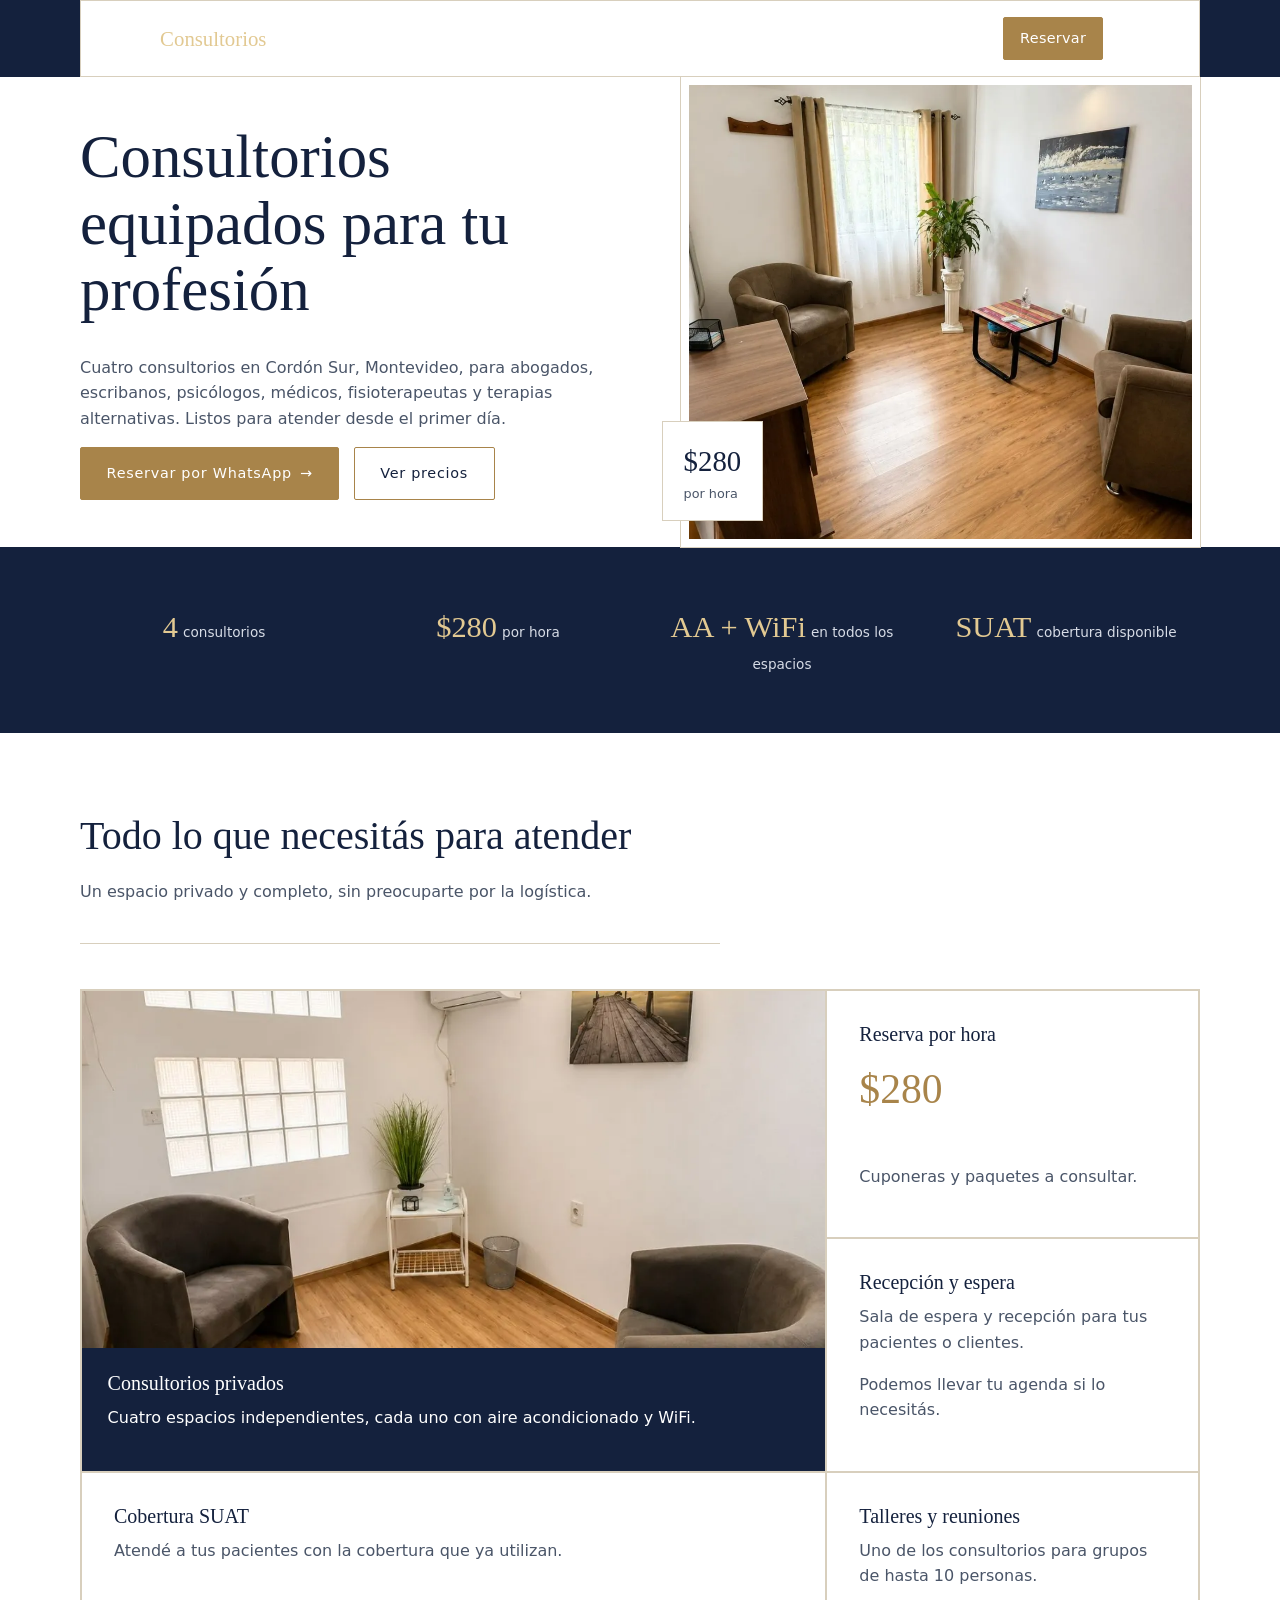
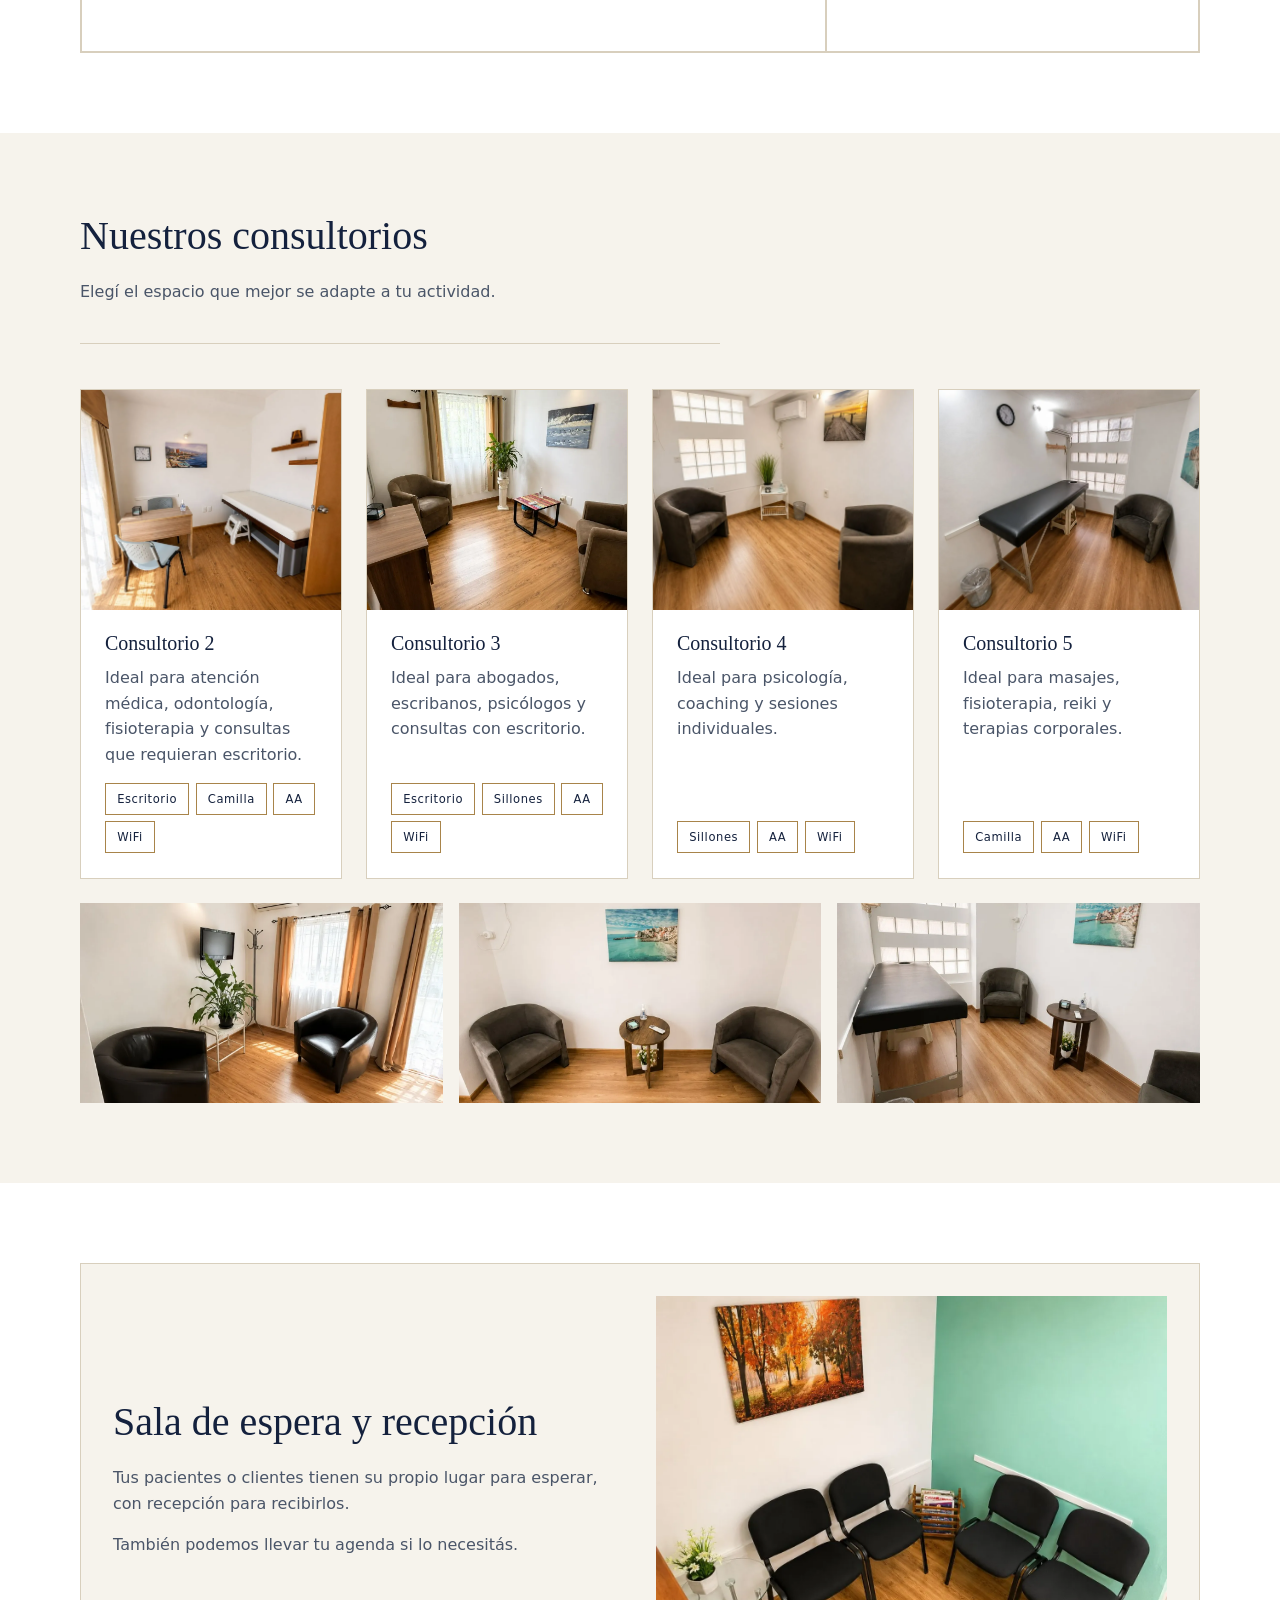
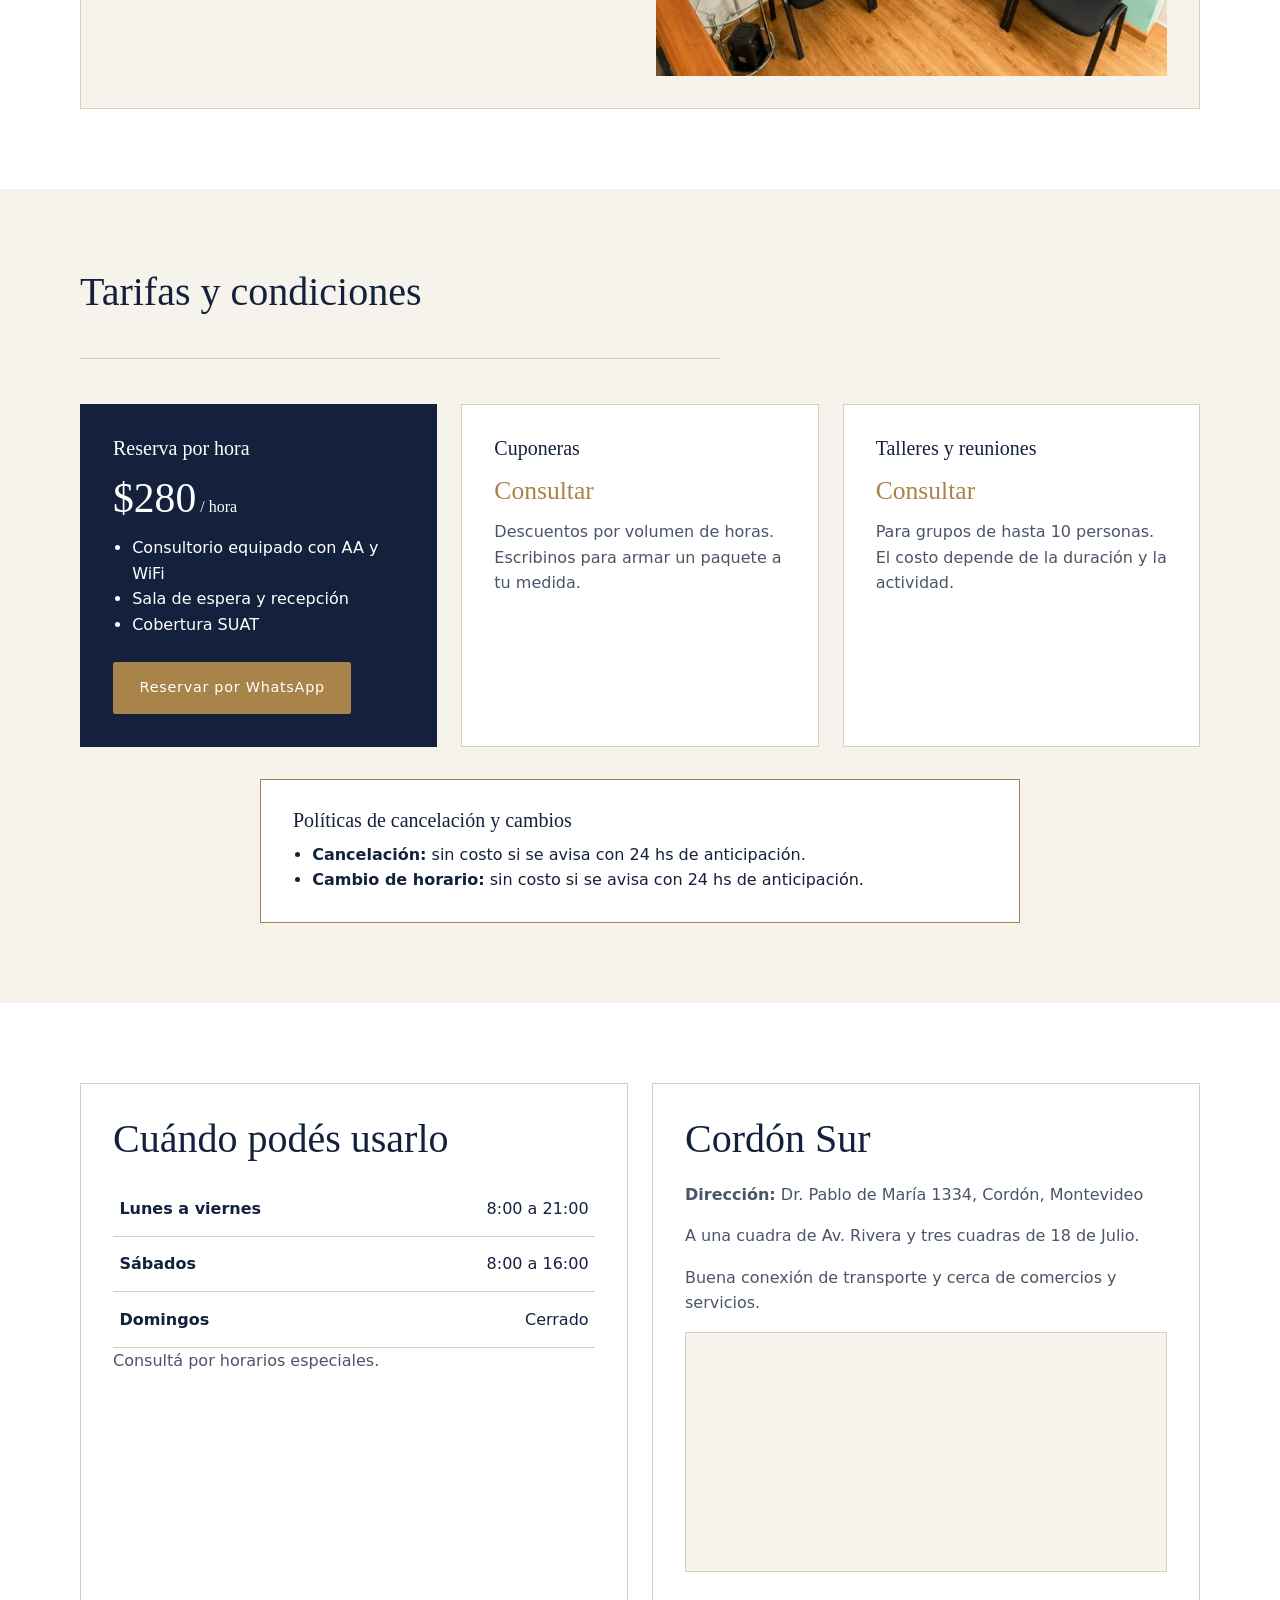
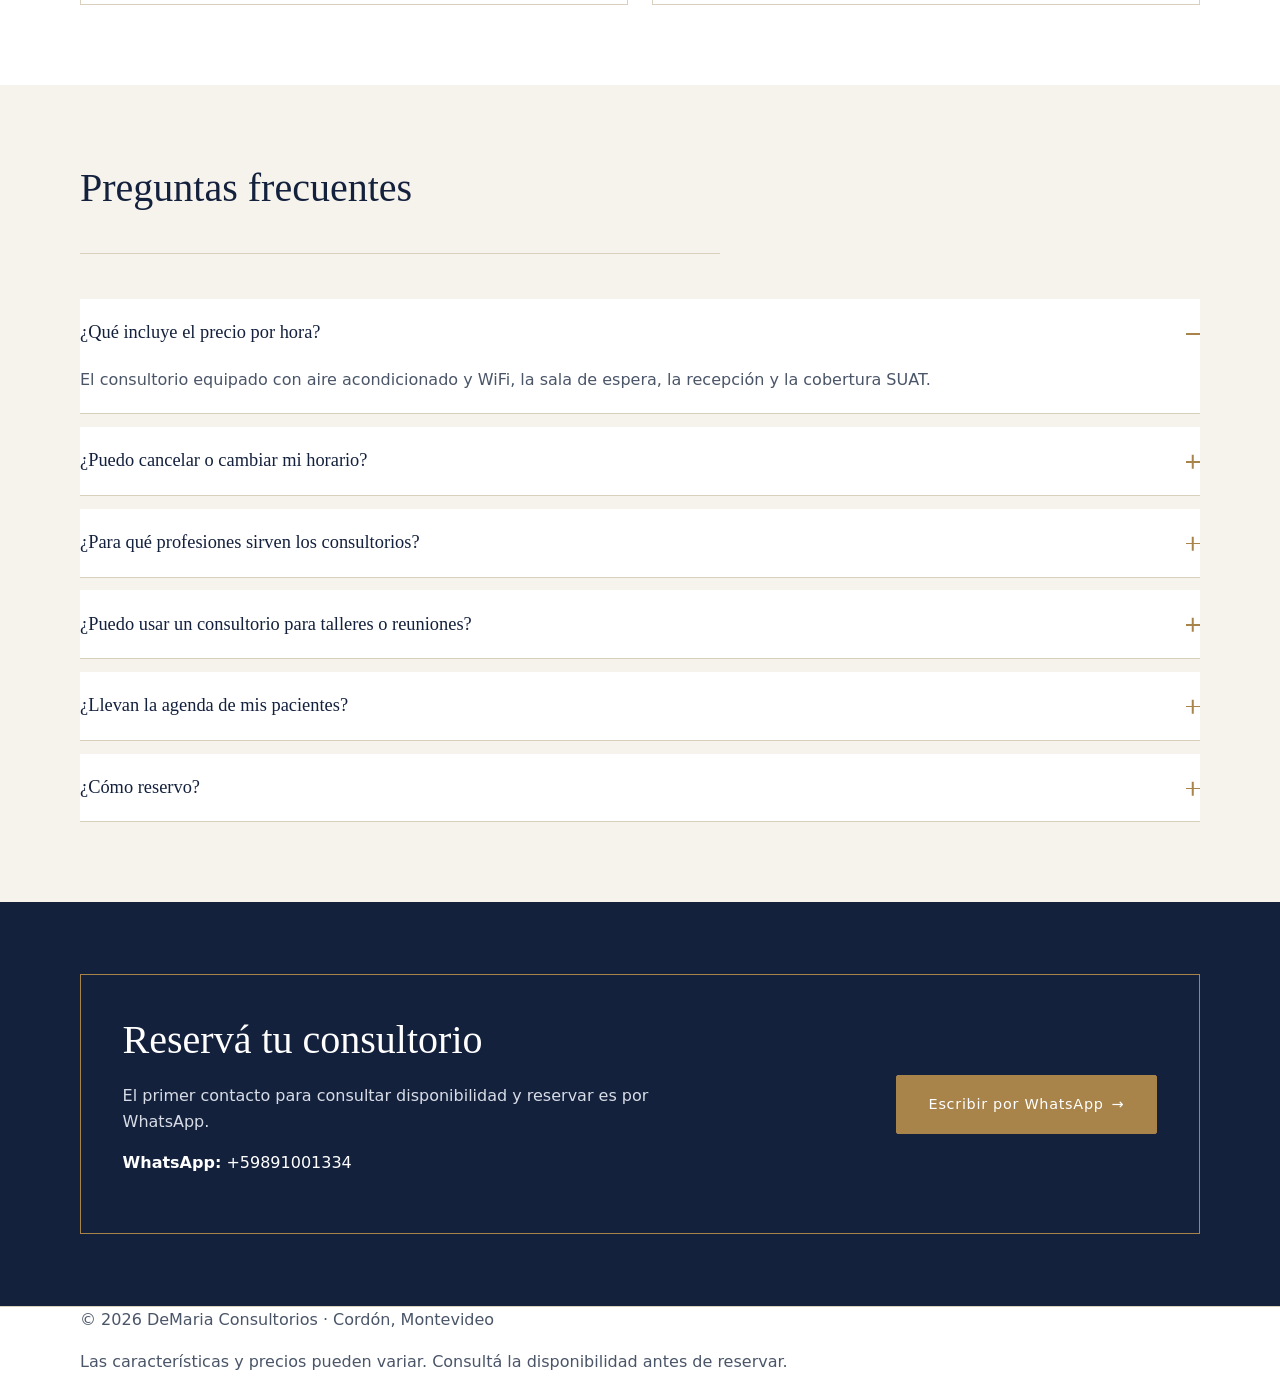
<file: versiones/v10-institucional.html>
<!DOCTYPE html>
<html lang="es">
<head>
  <meta charset="UTF-8">
  <meta name="viewport" content="width=device-width, initial-scale=1.0">
  <title>DeMaria Consultorios · Versión 10 · Institucional</title>
  <meta name="description" content="Alquiler de consultorios en Cordón Sur, Montevideo. 4 consultorios equipados con aire acondicionado y WiFi. $280 por hora. Reservas por WhatsApp.">
  <link rel="stylesheet" href="../css/base.css">
  <link rel="stylesheet" href="../css/institucional.css">
</head>
<body>
  <div class="fondo" aria-hidden="true"><span></span><span></span><span></span></div>

  <header class="encabezado">
    <div class="contenedor encabezado__interior vidrio">
      <a href="#inicio" class="marca">DeMaria <span>Consultorios</span></a>
      <button class="menu-toggle" aria-label="Abrir menú" aria-expanded="false" aria-controls="menu">
        <span></span><span></span><span></span>
      </button>
      <nav id="menu" class="menu">
        <a href="#espacios">Espacios</a>
        <a href="#precios">Precios</a>
        <a href="#horarios">Horarios</a>
        <a href="#faq">Preguntas</a>
        <a href="#ubicacion">Ubicación</a>
        <a href="#contacto" class="boton boton--primario boton--compacto js-whatsapp">Reservar</a>
        <a href="../galeria.html" class="volver-galeria">Versiones</a>
      </nav>
    </div>
  </header>

  <main>

    <!-- INICIO -->
    <section id="inicio" class="inicio">
      <div class="contenedor inicio__grilla">
        <div class="inicio__texto-bloque">
          <h1>Consultorios equipados para tu profesión</h1>
          <p class="inicio__resumen">Cuatro consultorios en Cordón Sur, Montevideo, para abogados, escribanos, psicólogos, médicos, fisioterapeutas y terapias alternativas. Listos para atender desde el primer día.</p>
          <div class="inicio__acciones">
            <a href="#contacto" class="boton boton--primario js-whatsapp">
              Reservar por WhatsApp <span class="flecha" aria-hidden="true">→</span>
            </a>
            <a href="#precios" class="boton boton--secundario">Ver precios</a>
          </div>
        </div>

        <div class="inicio__visual">
          <img src="../imagenes/consultorio-3.webp" alt="Consultorio 3 con sillones marrones y escritorio">
          <div class="chip-flotante vidrio">
            <span class="chip-flotante__monto" data-config="precioHora">$280</span>
            <span class="chip-flotante__texto">por hora</span>
          </div>
        </div>
      </div>
    </section>

    <!-- DATOS RÁPIDOS -->
    <section class="datos">
      <div class="contenedor datos__grilla">
        <div class="dato vidrio">
          <strong>4</strong>
          <span>consultorios</span>
        </div>
        <div class="dato vidrio">
          <strong data-config="precioHora">$280</strong>
          <span>por hora</span>
        </div>
        <div class="dato vidrio">
          <strong>AA + WiFi</strong>
          <span>en todos los espacios</span>
        </div>
        <div class="dato vidrio">
          <strong>SUAT</strong>
          <span>cobertura disponible</span>
        </div>
      </div>
    </section>

    <!-- CARACTERÍSTICAS (BENTO) -->
    <section id="servicios" class="seccion">
      <div class="contenedor">
        <header class="seccion__encabezado">
          <h2>Todo lo que necesitás para atender</h2>
          <p>Un espacio privado y completo, sin preocuparte por la logística.</p>
        </header>

        <div class="bento">
          <article class="bento__tile bento__tile--grande vidrio">
            <img src="../imagenes/consultorio-4.webp" alt="Consultorio con sillones y ventanas de vidrio">
            <div class="bento__texto">
              <h3>Consultorios privados</h3>
              <p>Cuatro espacios independientes, cada uno con aire acondicionado y WiFi.</p>
            </div>
          </article>

          <article class="bento__tile vidrio">
            <h3>Reserva por hora</h3>
            <p class="bento__monto" data-config="precioHora">$280</p>
            <p>Cuponeras y paquetes a consultar.</p>
          </article>

          <article class="bento__tile vidrio">
            <h3>Recepción y espera</h3>
            <p>Sala de espera y recepción para tus pacientes o clientes.</p>
            <p class="bento__extra">Podemos llevar tu agenda si lo necesitás.</p>
          </article>

          <article class="bento__tile bento__tile--ancha vidrio">
            <h3>Cobertura SUAT</h3>
            <p>Atendé a tus pacientes con la cobertura que ya utilizan.</p>
          </article>

          <article class="bento__tile vidrio">
            <h3>Talleres y reuniones</h3>
            <p>Uno de los consultorios para grupos de hasta <span data-config="tallerMaximo">10</span> personas.</p>
          </article>
        </div>
      </div>
    </section>

    <!-- CONSULTORIOS -->
    <section id="espacios" class="seccion seccion--suave">
      <div class="contenedor">
        <header class="seccion__encabezado">
          <h2>Nuestros consultorios</h2>
          <p>Elegí el espacio que mejor se adapte a tu actividad.</p>
        </header>

        <div class="espacios__grilla">
          <article class="tarjeta vidrio">
            <img src="../imagenes/consultorio-2-escritorio.webp" alt="Consultorio 2 con escritorio y camilla">
            <div class="tarjeta__cuerpo">
              <h3>Consultorio 2</h3>
              <p>Ideal para atención médica, odontología, fisioterapia y consultas que requieran escritorio.</p>
              <ul class="etiquetas">
                <li>Escritorio</li>
                <li>Camilla</li>
                <li>AA</li>
                <li>WiFi</li>
              </ul>
            </div>
          </article>

          <article class="tarjeta vidrio">
            <img src="../imagenes/consultorio-3.webp" alt="Consultorio 3 con sillones marrones y escritorio">
            <div class="tarjeta__cuerpo">
              <h3>Consultorio 3</h3>
              <p>Ideal para abogados, escribanos, psicólogos y consultas con escritorio.</p>
              <ul class="etiquetas">
                <li>Escritorio</li>
                <li>Sillones</li>
                <li>AA</li>
                <li>WiFi</li>
              </ul>
            </div>
          </article>

          <article class="tarjeta vidrio">
            <img src="../imagenes/consultorio-4.webp" alt="Consultorio 4 con sillones y ventanas de vidrio">
            <div class="tarjeta__cuerpo">
              <h3>Consultorio 4</h3>
              <p>Ideal para psicología, coaching y sesiones individuales.</p>
              <ul class="etiquetas">
                <li>Sillones</li>
                <li>AA</li>
                <li>WiFi</li>
              </ul>
            </div>
          </article>

          <article class="tarjeta vidrio">
            <img src="../imagenes/consultorio-5-camilla.webp" alt="Consultorio 5 con camilla y reloj">
            <div class="tarjeta__cuerpo">
              <h3>Consultorio 5</h3>
              <p>Ideal para masajes, fisioterapia, reiki y terapias corporales.</p>
              <ul class="etiquetas">
                <li>Camilla</li>
                <li>AA</li>
                <li>WiFi</li>
              </ul>
            </div>
          </article>
        </div>

        <div class="galeria" aria-label="Más fotos de los consultorios">
          <img src="../imagenes/consultorio-2-sillones.webp" alt="Consultorio 2 con sillones negros y televisor">
          <img src="../imagenes/consultorio-5-sillones.webp" alt="Consultorio 5 con sillones grises">
          <img src="../imagenes/consultorio-5-camilla-2.webp" alt="Consultorio 5 con camilla de masajes">
        </div>
      </div>
    </section>

    <!-- SALA DE ESPERA -->
    <section class="seccion">
      <div class="contenedor espera__grilla vidrio">
        <div class="espera__texto">
          <h2>Sala de espera y recepción</h2>
          <p>Tus pacientes o clientes tienen su propio lugar para esperar, con recepción para recibirlos.</p>
          <p>También podemos llevar tu agenda si lo necesitás.</p>
        </div>
        <img src="../imagenes/sala-espera.webp" alt="Sala de espera con sillas negras y cuadro de otoño">
      </div>
    </section>

    <!-- PRECIOS -->
    <section id="precios" class="seccion seccion--suave">
      <div class="contenedor">
        <header class="seccion__encabezado">
          <h2>Tarifas y condiciones</h2>
        </header>

        <div class="precios__grilla">
          <div class="precio vidrio precio--destacado">
            <h3>Reserva por hora</h3>
            <p class="precio__monto"><span data-config="precioHora">$280</span><span> / hora</span></p>
            <ul>
              <li>Consultorio equipado con AA y WiFi</li>
              <li>Sala de espera y recepción</li>
              <li>Cobertura SUAT</li>
            </ul>
            <a href="#contacto" class="boton boton--primario js-whatsapp">Reservar por WhatsApp</a>
          </div>

          <div class="precio vidrio">
            <h3>Cuponeras</h3>
            <p class="precio__monto precio__monto--consultar">Consultar</p>
            <p>Descuentos por volumen de horas. Escribinos para armar un paquete a tu medida.</p>
          </div>

          <div class="precio vidrio">
            <h3>Talleres y reuniones</h3>
            <p class="precio__monto precio__monto--consultar">Consultar</p>
            <p>Para grupos de hasta <span data-config="tallerMaximo">10</span> personas. El costo depende de la duración y la actividad.</p>
          </div>
        </div>

        <div class="politicas vidrio">
          <h3>Políticas de cancelación y cambios</h3>
          <ul>
            <li><strong>Cancelación:</strong> sin costo si se avisa con <span data-config="cancelacionHoras">24</span> hs de anticipación.</li>
            <li><strong>Cambio de horario:</strong> sin costo si se avisa con <span data-config="cancelacionHoras">24</span> hs de anticipación.</li>
          </ul>
        </div>
      </div>
    </section>

    <!-- HORARIOS Y UBICACIÓN -->
    <section id="horarios" class="seccion">
      <div class="contenedor horarios__grilla">
        <div class="vidrio bloque">
          <h2>Cuándo podés usarlo</h2>
          <table class="horarios">
            <tbody id="horarios-tbody">
              <tr><th scope="row">Lunes a viernes</th><td>8:00 a 21:00</td></tr>
              <tr><th scope="row">Sábados</th><td>8:00 a 16:00</td></tr>
              <tr><th scope="row">Domingos</th><td>Cerrado</td></tr>
            </tbody>
          </table>
          <p class="nota">Consultá por horarios especiales.</p>
        </div>

        <div id="ubicacion" class="vidrio bloque">
          <h2>Cordón Sur</h2>
          <p><strong>Dirección:</strong> <span class="completar" data-config="direccion">[COMPLETAR: dirección exacta]</span></p>
          <p>A una cuadra de Av. Rivera y tres cuadras de 18 de Julio.</p>
          <p>Buena conexión de transporte y cerca de comercios y servicios.</p>
          <div class="mapa mapa--vacio" aria-label="Mapa de ubicación">
            <span class="completar">[COMPLETAR: mapa en js/config.js]</span>
          </div>
        </div>
      </div>
    </section>

    <!-- FAQ -->
    <section id="faq" class="seccion seccion--suave">
      <div class="contenedor faq__contenedor">
        <header class="seccion__encabezado">
          <h2>Preguntas frecuentes</h2>
        </header>

        <div class="faq">
          <details class="faq__item vidrio" open>
            <summary>¿Qué incluye el precio por hora?<span class="faq__icono" aria-hidden="true"></span></summary>
            <p>El consultorio equipado con aire acondicionado y WiFi, la sala de espera, la recepción y la cobertura SUAT.</p>
          </details>
          <details class="faq__item vidrio">
            <summary>¿Puedo cancelar o cambiar mi horario?<span class="faq__icono" aria-hidden="true"></span></summary>
            <p>Sí. Cancelar y cambiar el horario es sin costo si avisás con 24 hs de anticipación.</p>
          </details>
          <details class="faq__item vidrio">
            <summary>¿Para qué profesiones sirven los consultorios?<span class="faq__icono" aria-hidden="true"></span></summary>
            <p>Para abogados, escribanos, psicólogos, médicos, fisioterapeutas, masajistas, reiki y otras terapias alternativas.</p>
          </details>
          <details class="faq__item vidrio">
            <summary>¿Puedo usar un consultorio para talleres o reuniones?<span class="faq__icono" aria-hidden="true"></span></summary>
            <p>Sí, uno de los consultorios admite hasta <span data-config="tallerMaximo">10</span> personas. El costo se consulta según la actividad.</p>
          </details>
          <details class="faq__item vidrio">
            <summary>¿Llevan la agenda de mis pacientes?<span class="faq__icono" aria-hidden="true"></span></summary>
            <p>Sí, si lo querés llevamos tu agenda. Consultanos los detalles.</p>
          </details>
          <details class="faq__item vidrio">
            <summary>¿Cómo reservo?<span class="faq__icono" aria-hidden="true"></span></summary>
            <p>Escribinos por WhatsApp para consultar disponibilidad y reservar el horario que necesitás.</p>
          </details>
        </div>
      </div>
    </section>

    <!-- CONTACTO -->
    <section id="contacto" class="contacto">
      <div class="contenedor contacto__grilla vidrio">
        <div>
          <h2>Reservá tu consultorio</h2>
          <p>El primer contacto para consultar disponibilidad y reservar es por WhatsApp.</p>
          <p class="contacto__linea"><strong>WhatsApp:</strong> <span class="completar" data-config="whatsappVisible">[COMPLETAR: número]</span></p>
        </div>
        <div class="contacto__accion">
          <a href="#" class="boton boton--primario boton--grande js-whatsapp">
            Escribir por WhatsApp <span class="flecha" aria-hidden="true">→</span>
          </a>
        </div>
      </div>
    </section>

  </main>

  <footer class="pie">
    <div class="contenedor pie__interior">
      <p>&copy; <span id="anio"></span> DeMaria Consultorios · Cordón, Montevideo</p>
      <p class="pie__nota">Las características y precios pueden variar. Consultá la disponibilidad antes de reservar.</p>
    </div>
  </footer>

  <script src="../js/config.js"></script>
  <script src="../js/main.js"></script>
</body>
</html>
</file>
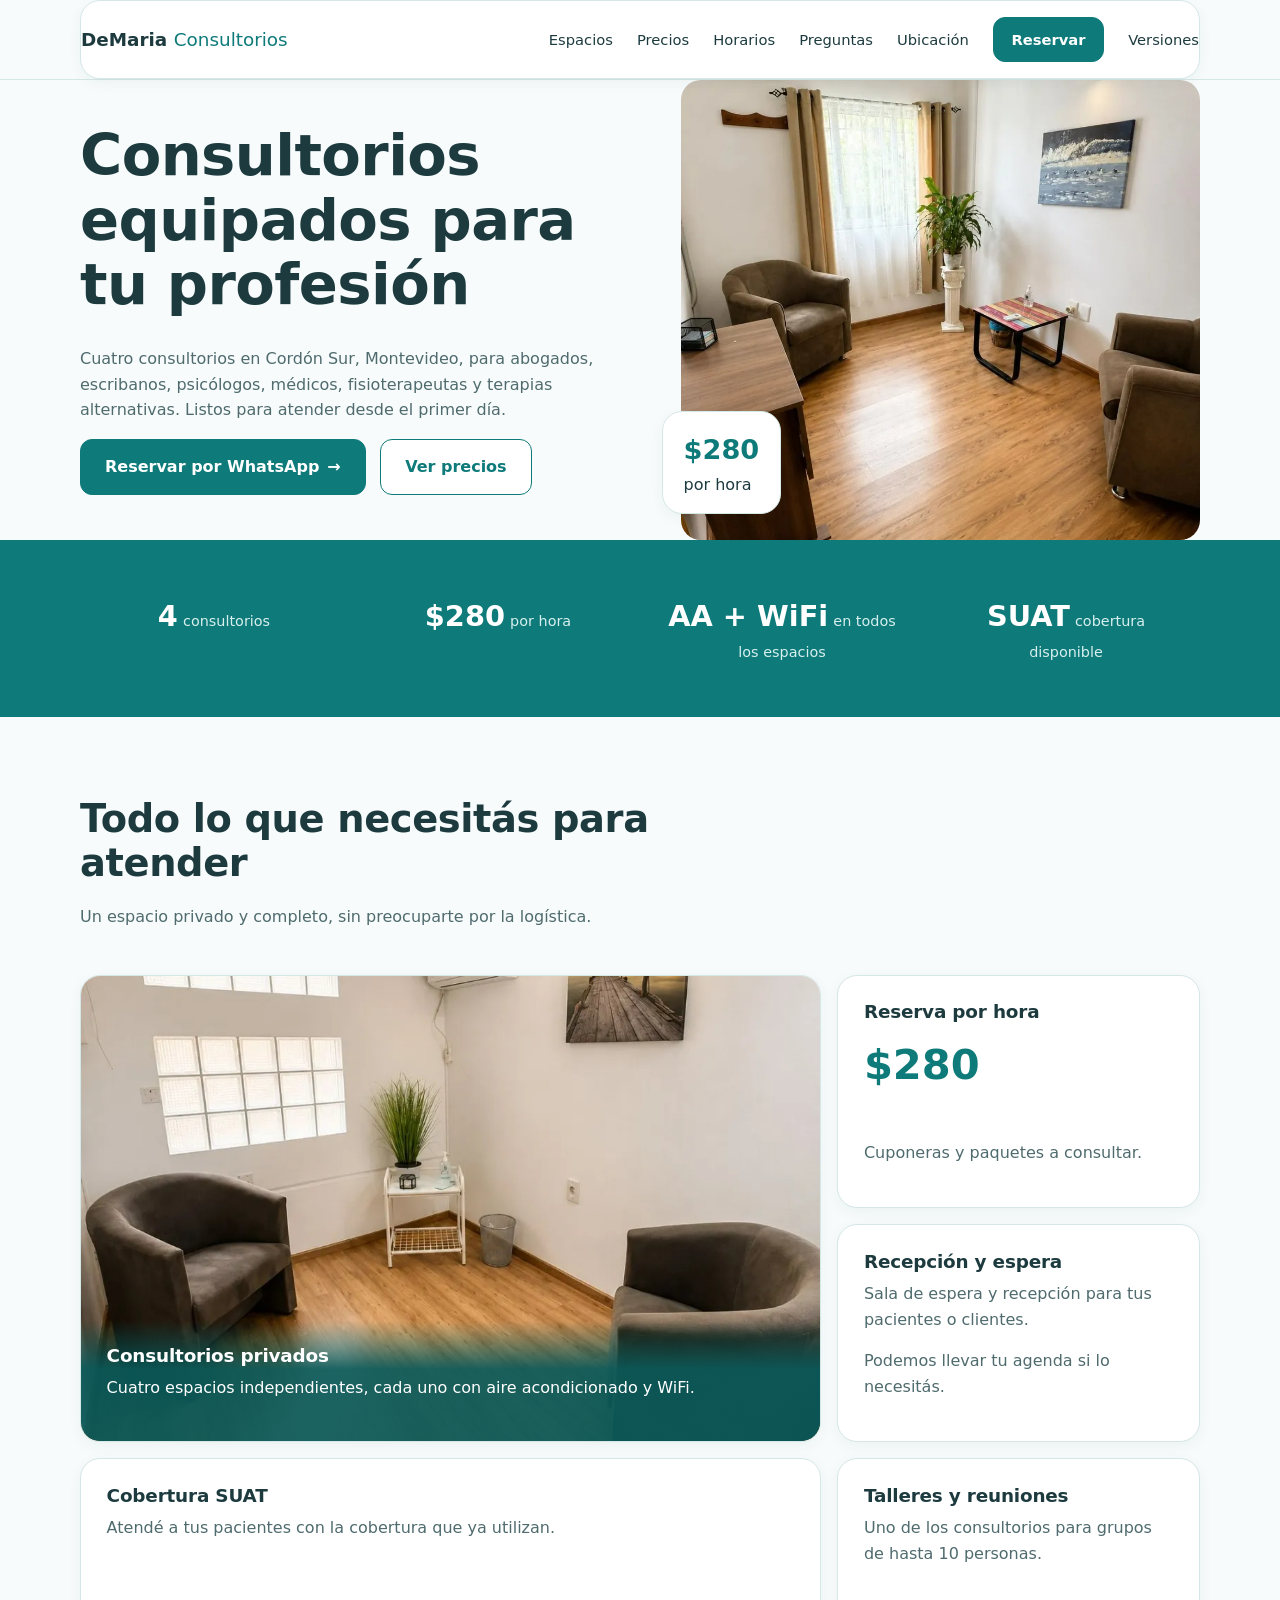
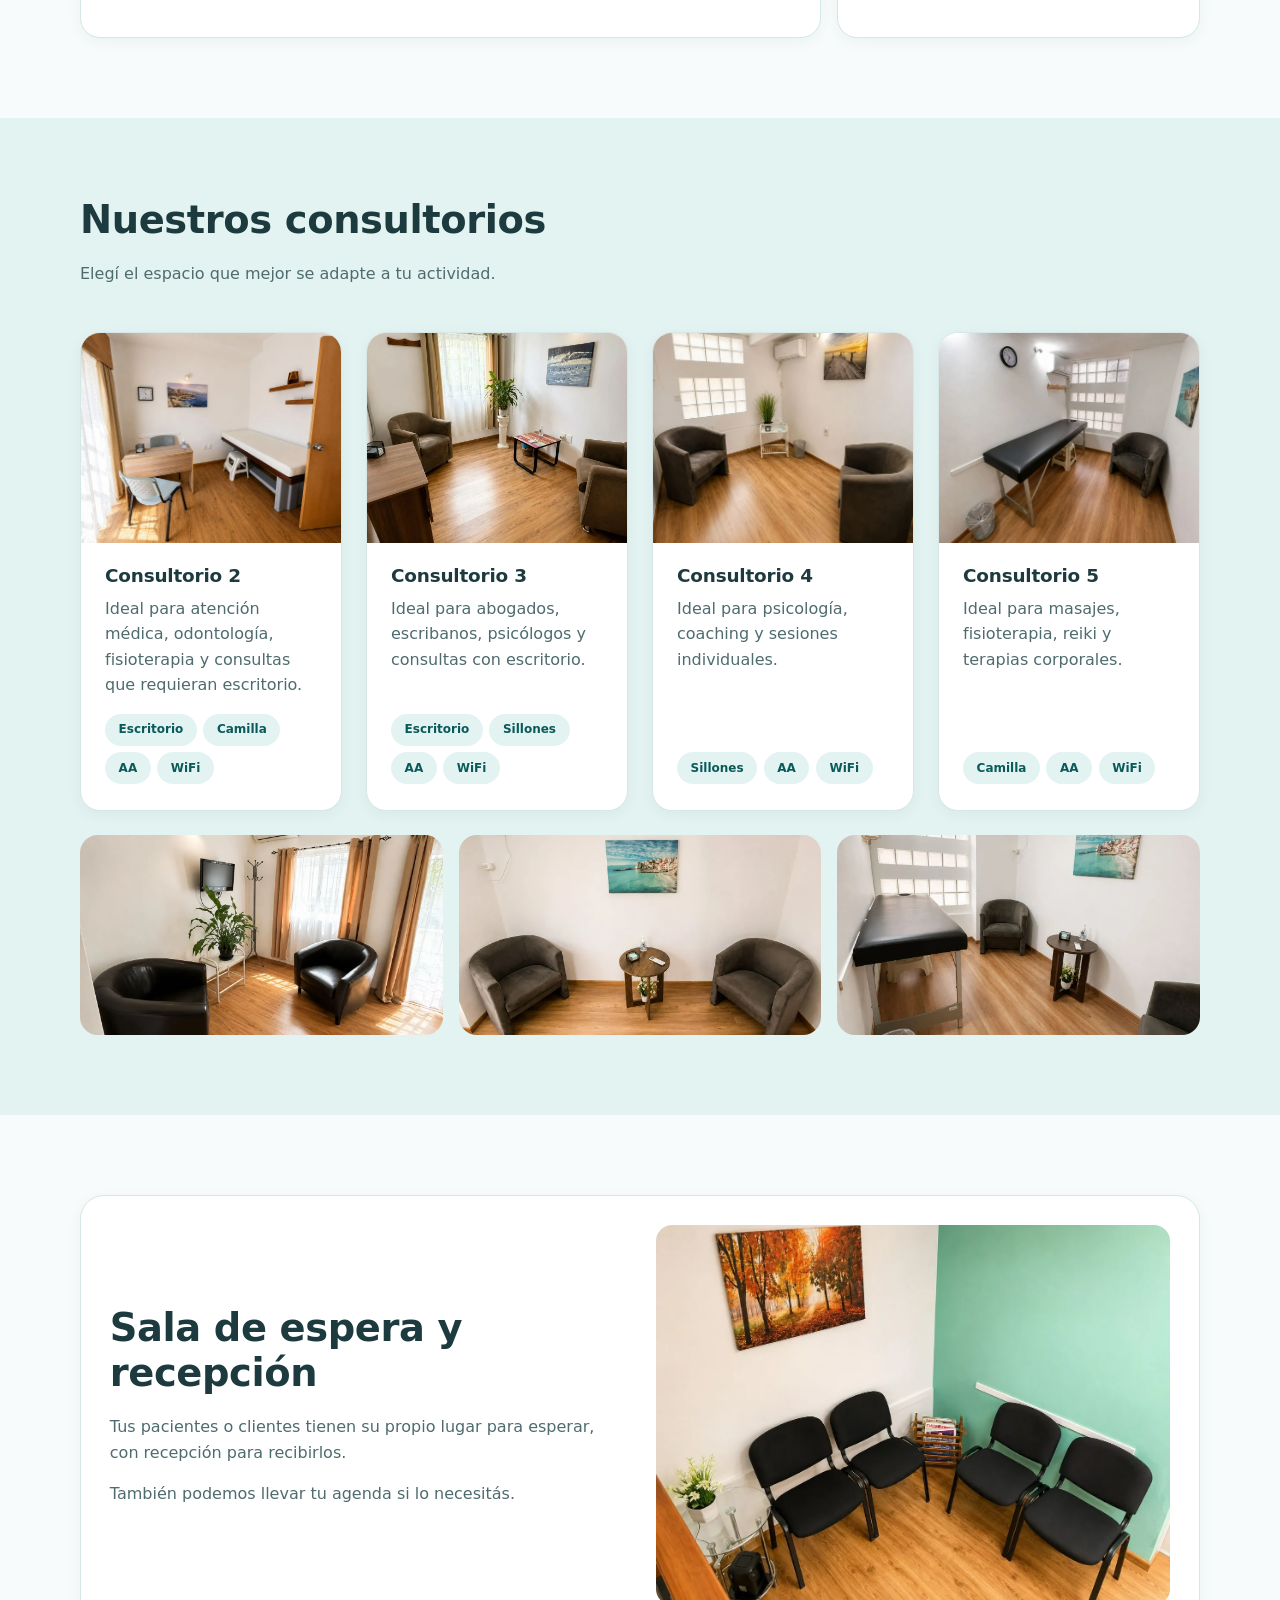
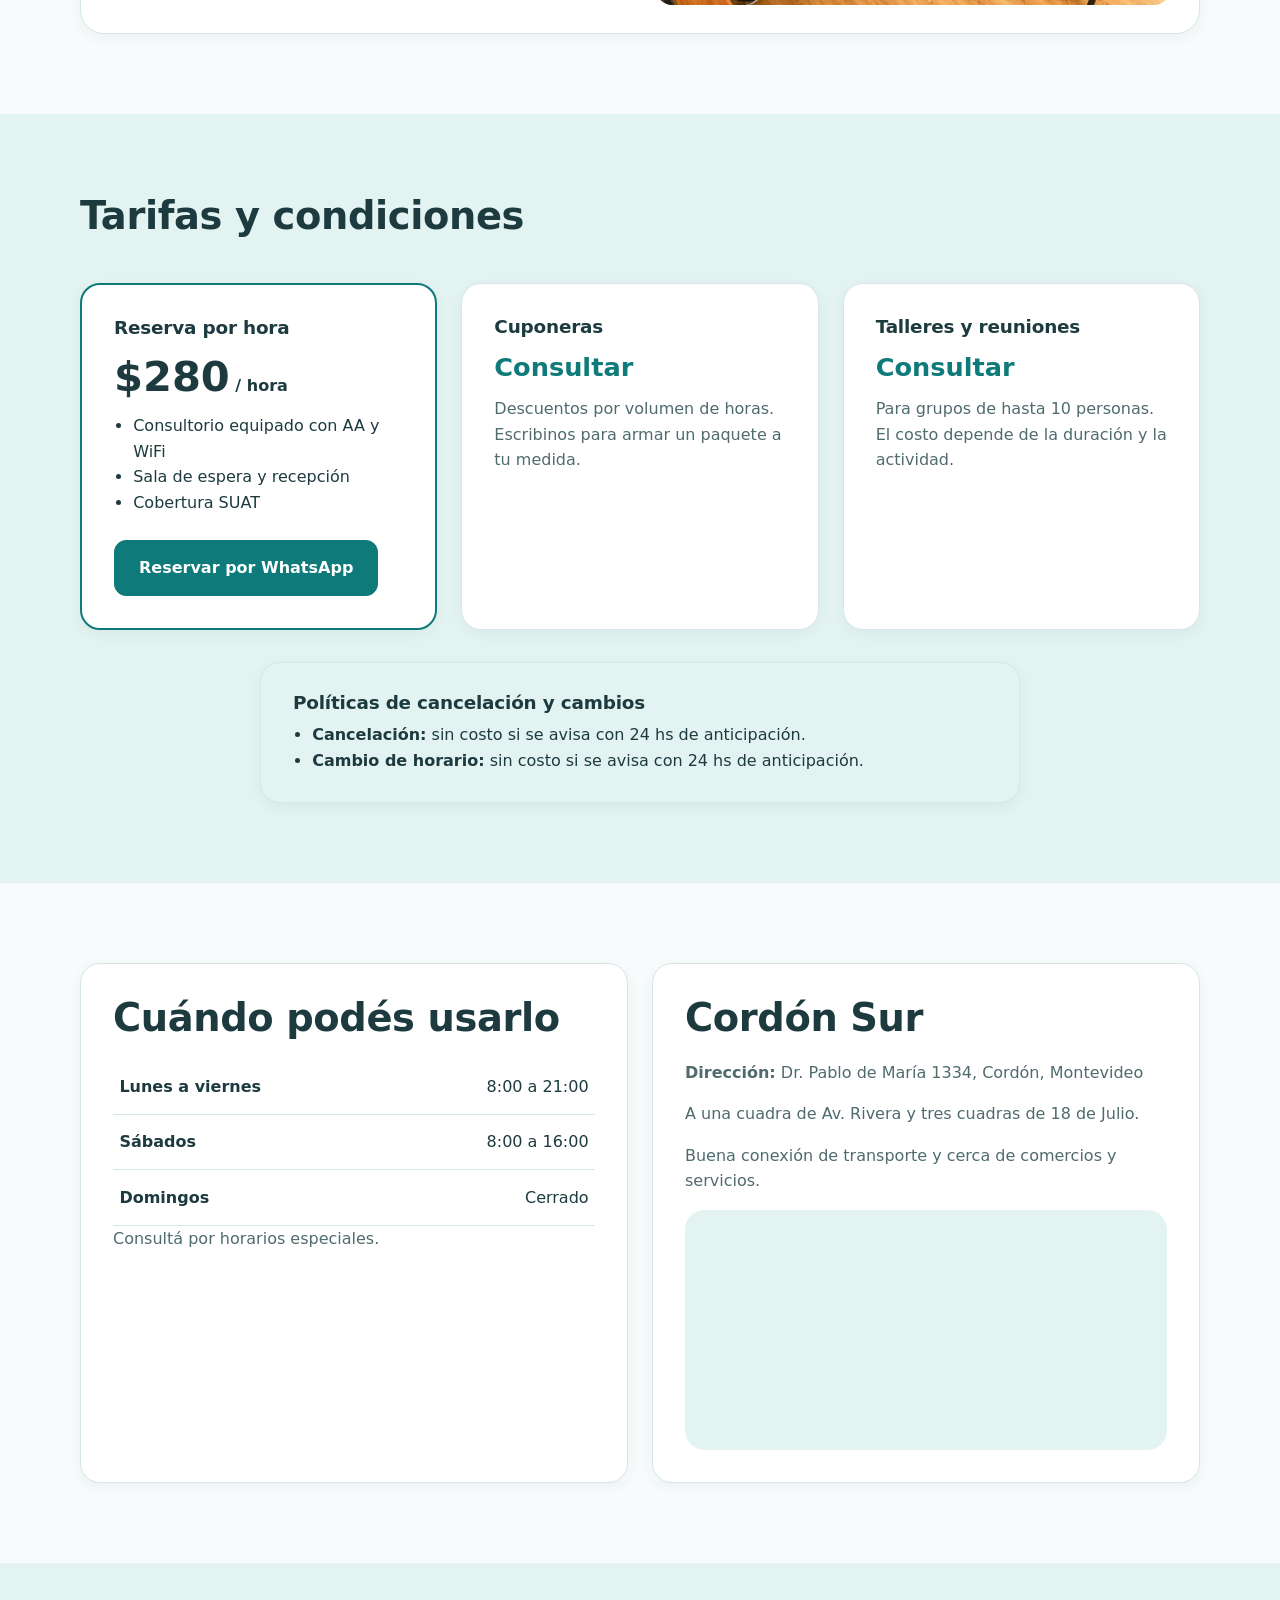
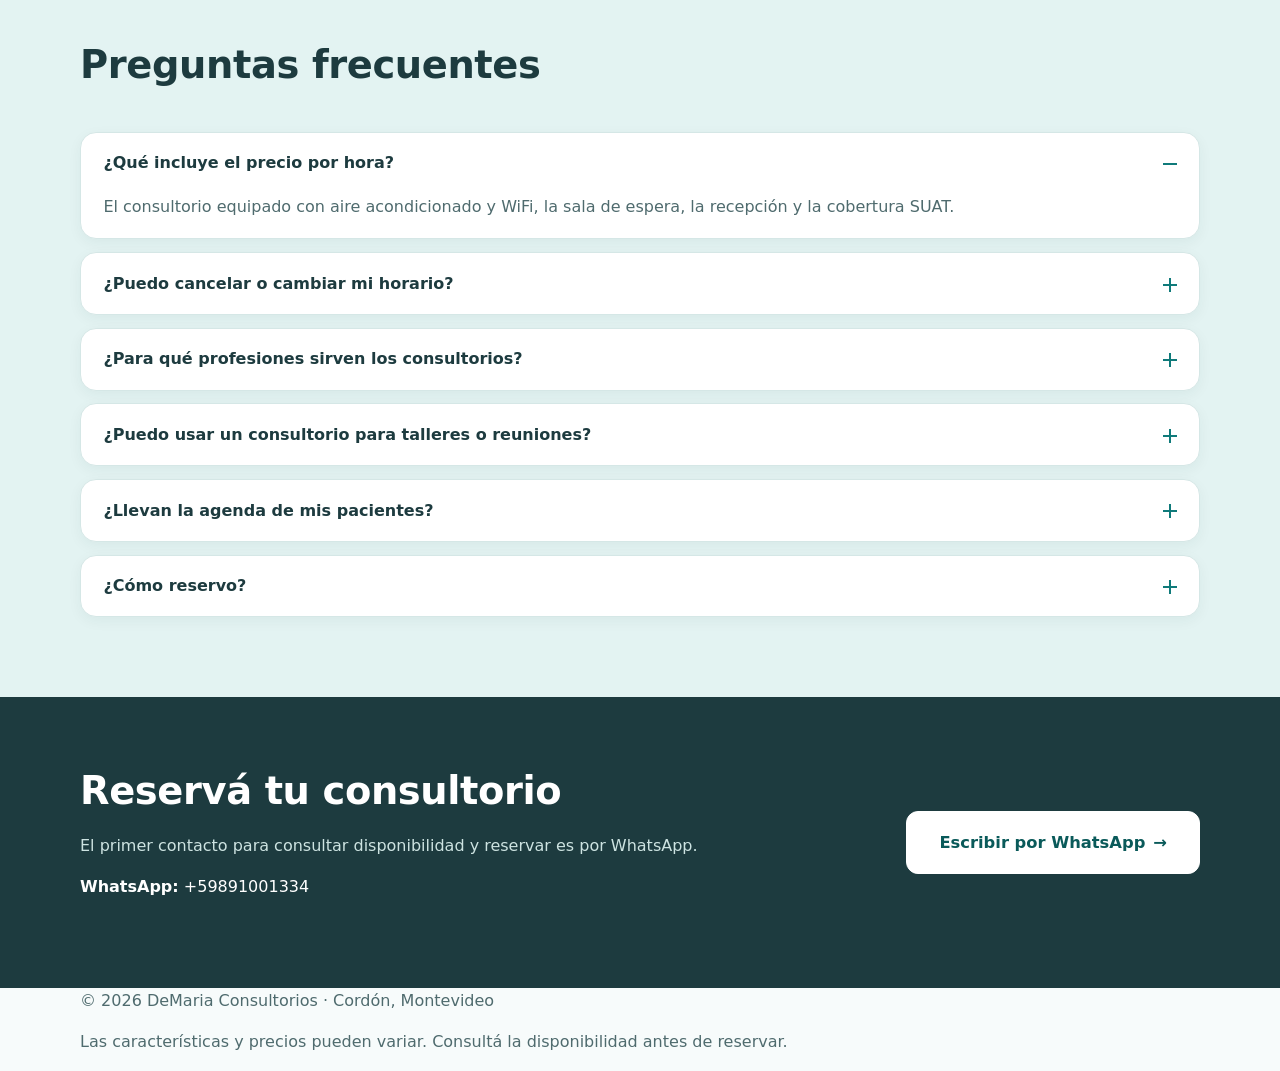
<file: versiones/v11-clinico.html>
<!DOCTYPE html>
<html lang="es">
<head>
  <meta charset="UTF-8">
  <meta name="viewport" content="width=device-width, initial-scale=1.0">
  <title>DeMaria Consultorios · Versión 11 · Clínico</title>
  <meta name="description" content="Alquiler de consultorios en Cordón Sur, Montevideo. 4 consultorios equipados con aire acondicionado y WiFi. $280 por hora. Reservas por WhatsApp.">
  <link rel="stylesheet" href="../css/base.css">
  <link rel="stylesheet" href="../css/clinico.css">
</head>
<body>
  <div class="fondo" aria-hidden="true"><span></span><span></span><span></span></div>

  <header class="encabezado">
    <div class="contenedor encabezado__interior vidrio">
      <a href="#inicio" class="marca">DeMaria <span>Consultorios</span></a>
      <button class="menu-toggle" aria-label="Abrir menú" aria-expanded="false" aria-controls="menu">
        <span></span><span></span><span></span>
      </button>
      <nav id="menu" class="menu">
        <a href="#espacios">Espacios</a>
        <a href="#precios">Precios</a>
        <a href="#horarios">Horarios</a>
        <a href="#faq">Preguntas</a>
        <a href="#ubicacion">Ubicación</a>
        <a href="#contacto" class="boton boton--primario boton--compacto js-whatsapp">Reservar</a>
        <a href="../galeria.html" class="volver-galeria">Versiones</a>
      </nav>
    </div>
  </header>

  <main>

    <!-- INICIO -->
    <section id="inicio" class="inicio">
      <div class="contenedor inicio__grilla">
        <div class="inicio__texto-bloque">
          <h1>Consultorios equipados para tu profesión</h1>
          <p class="inicio__resumen">Cuatro consultorios en Cordón Sur, Montevideo, para abogados, escribanos, psicólogos, médicos, fisioterapeutas y terapias alternativas. Listos para atender desde el primer día.</p>
          <div class="inicio__acciones">
            <a href="#contacto" class="boton boton--primario js-whatsapp">
              Reservar por WhatsApp <span class="flecha" aria-hidden="true">→</span>
            </a>
            <a href="#precios" class="boton boton--secundario">Ver precios</a>
          </div>
        </div>

        <div class="inicio__visual">
          <img src="../imagenes/consultorio-3.webp" alt="Consultorio 3 con sillones marrones y escritorio">
          <div class="chip-flotante vidrio">
            <span class="chip-flotante__monto" data-config="precioHora">$280</span>
            <span class="chip-flotante__texto">por hora</span>
          </div>
        </div>
      </div>
    </section>

    <!-- DATOS RÁPIDOS -->
    <section class="datos">
      <div class="contenedor datos__grilla">
        <div class="dato vidrio">
          <strong>4</strong>
          <span>consultorios</span>
        </div>
        <div class="dato vidrio">
          <strong data-config="precioHora">$280</strong>
          <span>por hora</span>
        </div>
        <div class="dato vidrio">
          <strong>AA + WiFi</strong>
          <span>en todos los espacios</span>
        </div>
        <div class="dato vidrio">
          <strong>SUAT</strong>
          <span>cobertura disponible</span>
        </div>
      </div>
    </section>

    <!-- CARACTERÍSTICAS (BENTO) -->
    <section id="servicios" class="seccion">
      <div class="contenedor">
        <header class="seccion__encabezado">
          <h2>Todo lo que necesitás para atender</h2>
          <p>Un espacio privado y completo, sin preocuparte por la logística.</p>
        </header>

        <div class="bento">
          <article class="bento__tile bento__tile--grande vidrio">
            <img src="../imagenes/consultorio-4.webp" alt="Consultorio con sillones y ventanas de vidrio">
            <div class="bento__texto">
              <h3>Consultorios privados</h3>
              <p>Cuatro espacios independientes, cada uno con aire acondicionado y WiFi.</p>
            </div>
          </article>

          <article class="bento__tile vidrio">
            <h3>Reserva por hora</h3>
            <p class="bento__monto" data-config="precioHora">$280</p>
            <p>Cuponeras y paquetes a consultar.</p>
          </article>

          <article class="bento__tile vidrio">
            <h3>Recepción y espera</h3>
            <p>Sala de espera y recepción para tus pacientes o clientes.</p>
            <p class="bento__extra">Podemos llevar tu agenda si lo necesitás.</p>
          </article>

          <article class="bento__tile bento__tile--ancha vidrio">
            <h3>Cobertura SUAT</h3>
            <p>Atendé a tus pacientes con la cobertura que ya utilizan.</p>
          </article>

          <article class="bento__tile vidrio">
            <h3>Talleres y reuniones</h3>
            <p>Uno de los consultorios para grupos de hasta <span data-config="tallerMaximo">10</span> personas.</p>
          </article>
        </div>
      </div>
    </section>

    <!-- CONSULTORIOS -->
    <section id="espacios" class="seccion seccion--suave">
      <div class="contenedor">
        <header class="seccion__encabezado">
          <h2>Nuestros consultorios</h2>
          <p>Elegí el espacio que mejor se adapte a tu actividad.</p>
        </header>

        <div class="espacios__grilla">
          <article class="tarjeta vidrio">
            <img src="../imagenes/consultorio-2-escritorio.webp" alt="Consultorio 2 con escritorio y camilla">
            <div class="tarjeta__cuerpo">
              <h3>Consultorio 2</h3>
              <p>Ideal para atención médica, odontología, fisioterapia y consultas que requieran escritorio.</p>
              <ul class="etiquetas">
                <li>Escritorio</li>
                <li>Camilla</li>
                <li>AA</li>
                <li>WiFi</li>
              </ul>
            </div>
          </article>

          <article class="tarjeta vidrio">
            <img src="../imagenes/consultorio-3.webp" alt="Consultorio 3 con sillones marrones y escritorio">
            <div class="tarjeta__cuerpo">
              <h3>Consultorio 3</h3>
              <p>Ideal para abogados, escribanos, psicólogos y consultas con escritorio.</p>
              <ul class="etiquetas">
                <li>Escritorio</li>
                <li>Sillones</li>
                <li>AA</li>
                <li>WiFi</li>
              </ul>
            </div>
          </article>

          <article class="tarjeta vidrio">
            <img src="../imagenes/consultorio-4.webp" alt="Consultorio 4 con sillones y ventanas de vidrio">
            <div class="tarjeta__cuerpo">
              <h3>Consultorio 4</h3>
              <p>Ideal para psicología, coaching y sesiones individuales.</p>
              <ul class="etiquetas">
                <li>Sillones</li>
                <li>AA</li>
                <li>WiFi</li>
              </ul>
            </div>
          </article>

          <article class="tarjeta vidrio">
            <img src="../imagenes/consultorio-5-camilla.webp" alt="Consultorio 5 con camilla y reloj">
            <div class="tarjeta__cuerpo">
              <h3>Consultorio 5</h3>
              <p>Ideal para masajes, fisioterapia, reiki y terapias corporales.</p>
              <ul class="etiquetas">
                <li>Camilla</li>
                <li>AA</li>
                <li>WiFi</li>
              </ul>
            </div>
          </article>
        </div>

        <div class="galeria" aria-label="Más fotos de los consultorios">
          <img src="../imagenes/consultorio-2-sillones.webp" alt="Consultorio 2 con sillones negros y televisor">
          <img src="../imagenes/consultorio-5-sillones.webp" alt="Consultorio 5 con sillones grises">
          <img src="../imagenes/consultorio-5-camilla-2.webp" alt="Consultorio 5 con camilla de masajes">
        </div>
      </div>
    </section>

    <!-- SALA DE ESPERA -->
    <section class="seccion">
      <div class="contenedor espera__grilla vidrio">
        <div class="espera__texto">
          <h2>Sala de espera y recepción</h2>
          <p>Tus pacientes o clientes tienen su propio lugar para esperar, con recepción para recibirlos.</p>
          <p>También podemos llevar tu agenda si lo necesitás.</p>
        </div>
        <img src="../imagenes/sala-espera.webp" alt="Sala de espera con sillas negras y cuadro de otoño">
      </div>
    </section>

    <!-- PRECIOS -->
    <section id="precios" class="seccion seccion--suave">
      <div class="contenedor">
        <header class="seccion__encabezado">
          <h2>Tarifas y condiciones</h2>
        </header>

        <div class="precios__grilla">
          <div class="precio vidrio precio--destacado">
            <h3>Reserva por hora</h3>
            <p class="precio__monto"><span data-config="precioHora">$280</span><span> / hora</span></p>
            <ul>
              <li>Consultorio equipado con AA y WiFi</li>
              <li>Sala de espera y recepción</li>
              <li>Cobertura SUAT</li>
            </ul>
            <a href="#contacto" class="boton boton--primario js-whatsapp">Reservar por WhatsApp</a>
          </div>

          <div class="precio vidrio">
            <h3>Cuponeras</h3>
            <p class="precio__monto precio__monto--consultar">Consultar</p>
            <p>Descuentos por volumen de horas. Escribinos para armar un paquete a tu medida.</p>
          </div>

          <div class="precio vidrio">
            <h3>Talleres y reuniones</h3>
            <p class="precio__monto precio__monto--consultar">Consultar</p>
            <p>Para grupos de hasta <span data-config="tallerMaximo">10</span> personas. El costo depende de la duración y la actividad.</p>
          </div>
        </div>

        <div class="politicas vidrio">
          <h3>Políticas de cancelación y cambios</h3>
          <ul>
            <li><strong>Cancelación:</strong> sin costo si se avisa con <span data-config="cancelacionHoras">24</span> hs de anticipación.</li>
            <li><strong>Cambio de horario:</strong> sin costo si se avisa con <span data-config="cancelacionHoras">24</span> hs de anticipación.</li>
          </ul>
        </div>
      </div>
    </section>

    <!-- HORARIOS Y UBICACIÓN -->
    <section id="horarios" class="seccion">
      <div class="contenedor horarios__grilla">
        <div class="vidrio bloque">
          <h2>Cuándo podés usarlo</h2>
          <table class="horarios">
            <tbody id="horarios-tbody">
              <tr><th scope="row">Lunes a viernes</th><td>8:00 a 21:00</td></tr>
              <tr><th scope="row">Sábados</th><td>8:00 a 16:00</td></tr>
              <tr><th scope="row">Domingos</th><td>Cerrado</td></tr>
            </tbody>
          </table>
          <p class="nota">Consultá por horarios especiales.</p>
        </div>

        <div id="ubicacion" class="vidrio bloque">
          <h2>Cordón Sur</h2>
          <p><strong>Dirección:</strong> <span class="completar" data-config="direccion">[COMPLETAR: dirección exacta]</span></p>
          <p>A una cuadra de Av. Rivera y tres cuadras de 18 de Julio.</p>
          <p>Buena conexión de transporte y cerca de comercios y servicios.</p>
          <div class="mapa mapa--vacio" aria-label="Mapa de ubicación">
            <span class="completar">[COMPLETAR: mapa en js/config.js]</span>
          </div>
        </div>
      </div>
    </section>

    <!-- FAQ -->
    <section id="faq" class="seccion seccion--suave">
      <div class="contenedor faq__contenedor">
        <header class="seccion__encabezado">
          <h2>Preguntas frecuentes</h2>
        </header>

        <div class="faq">
          <details class="faq__item vidrio" open>
            <summary>¿Qué incluye el precio por hora?<span class="faq__icono" aria-hidden="true"></span></summary>
            <p>El consultorio equipado con aire acondicionado y WiFi, la sala de espera, la recepción y la cobertura SUAT.</p>
          </details>
          <details class="faq__item vidrio">
            <summary>¿Puedo cancelar o cambiar mi horario?<span class="faq__icono" aria-hidden="true"></span></summary>
            <p>Sí. Cancelar y cambiar el horario es sin costo si avisás con 24 hs de anticipación.</p>
          </details>
          <details class="faq__item vidrio">
            <summary>¿Para qué profesiones sirven los consultorios?<span class="faq__icono" aria-hidden="true"></span></summary>
            <p>Para abogados, escribanos, psicólogos, médicos, fisioterapeutas, masajistas, reiki y otras terapias alternativas.</p>
          </details>
          <details class="faq__item vidrio">
            <summary>¿Puedo usar un consultorio para talleres o reuniones?<span class="faq__icono" aria-hidden="true"></span></summary>
            <p>Sí, uno de los consultorios admite hasta <span data-config="tallerMaximo">10</span> personas. El costo se consulta según la actividad.</p>
          </details>
          <details class="faq__item vidrio">
            <summary>¿Llevan la agenda de mis pacientes?<span class="faq__icono" aria-hidden="true"></span></summary>
            <p>Sí, si lo querés llevamos tu agenda. Consultanos los detalles.</p>
          </details>
          <details class="faq__item vidrio">
            <summary>¿Cómo reservo?<span class="faq__icono" aria-hidden="true"></span></summary>
            <p>Escribinos por WhatsApp para consultar disponibilidad y reservar el horario que necesitás.</p>
          </details>
        </div>
      </div>
    </section>

    <!-- CONTACTO -->
    <section id="contacto" class="contacto">
      <div class="contenedor contacto__grilla vidrio">
        <div>
          <h2>Reservá tu consultorio</h2>
          <p>El primer contacto para consultar disponibilidad y reservar es por WhatsApp.</p>
          <p class="contacto__linea"><strong>WhatsApp:</strong> <span class="completar" data-config="whatsappVisible">[COMPLETAR: número]</span></p>
        </div>
        <div class="contacto__accion">
          <a href="#" class="boton boton--primario boton--grande js-whatsapp">
            Escribir por WhatsApp <span class="flecha" aria-hidden="true">→</span>
          </a>
        </div>
      </div>
    </section>

  </main>

  <footer class="pie">
    <div class="contenedor pie__interior">
      <p>&copy; <span id="anio"></span> DeMaria Consultorios · Cordón, Montevideo</p>
      <p class="pie__nota">Las características y precios pueden variar. Consultá la disponibilidad antes de reservar.</p>
    </div>
  </footer>

  <script src="../js/config.js"></script>
  <script src="../js/main.js"></script>
</body>
</html>
</file>
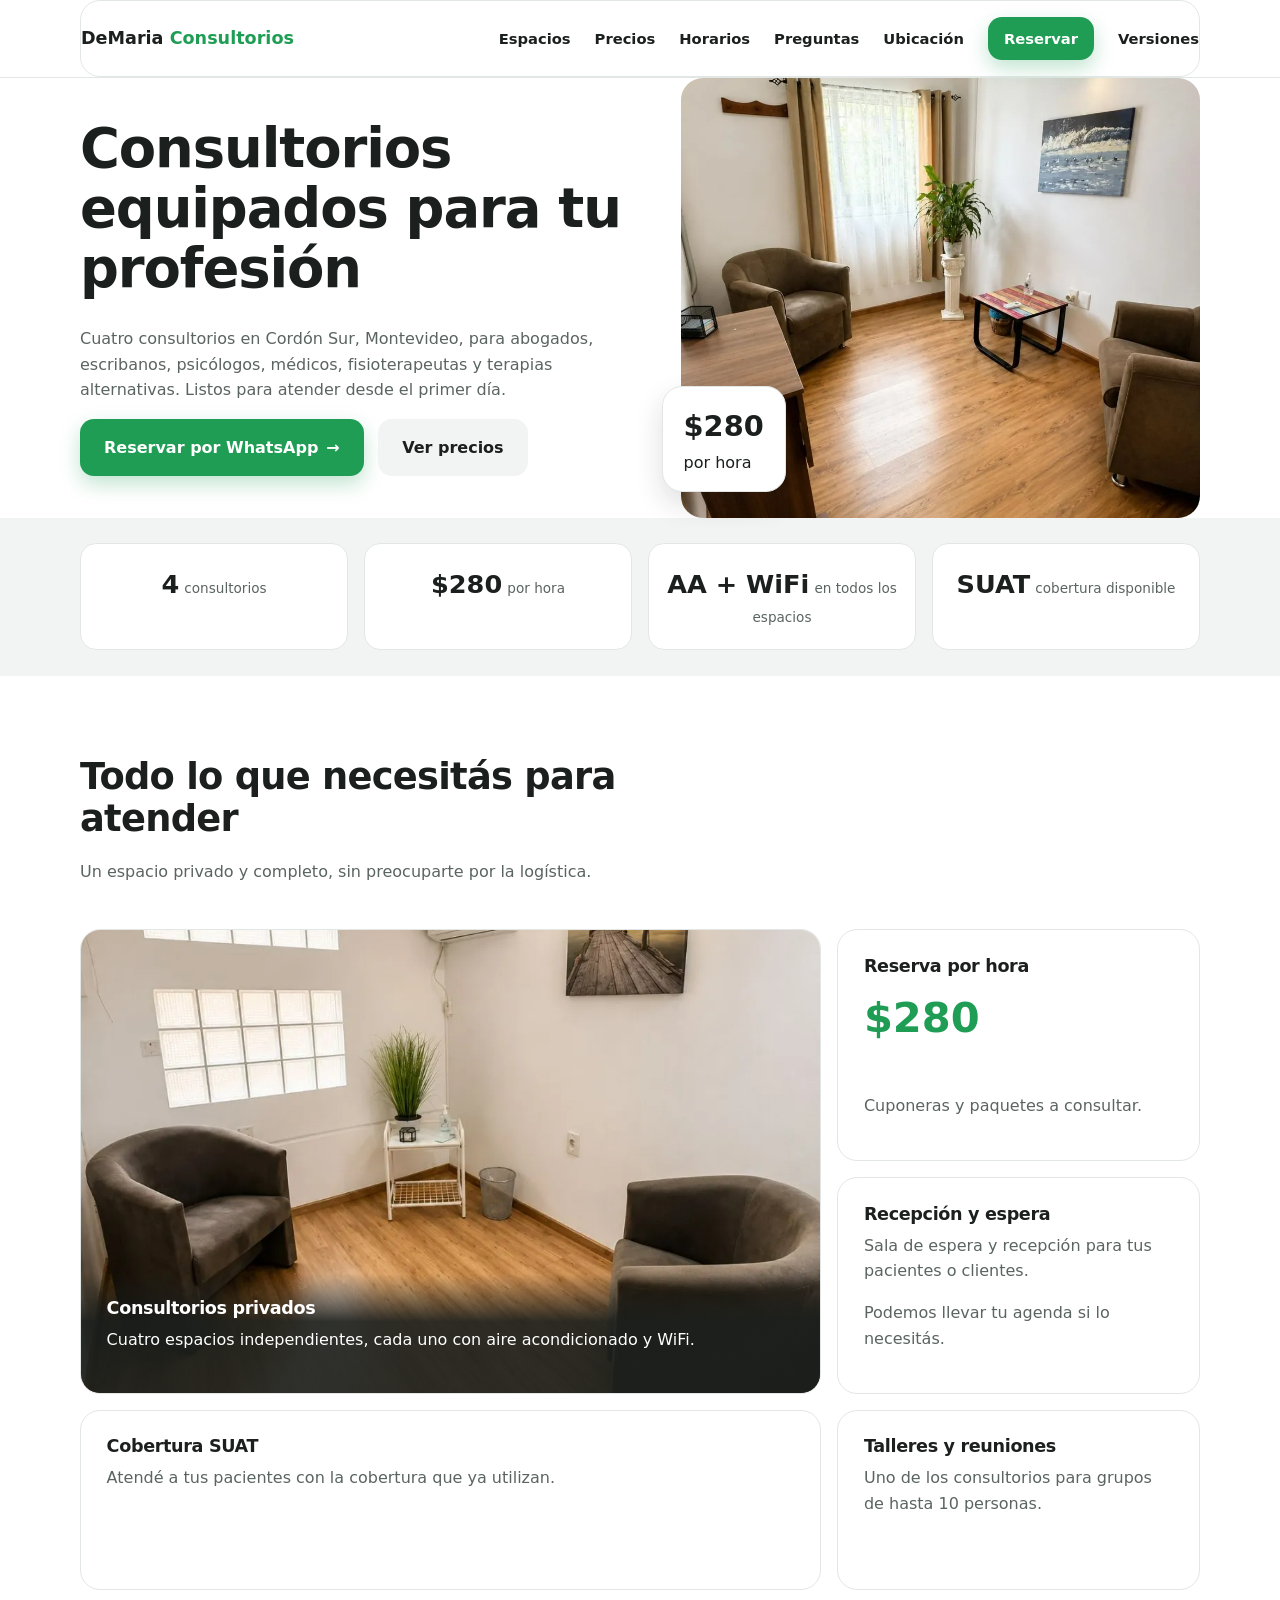
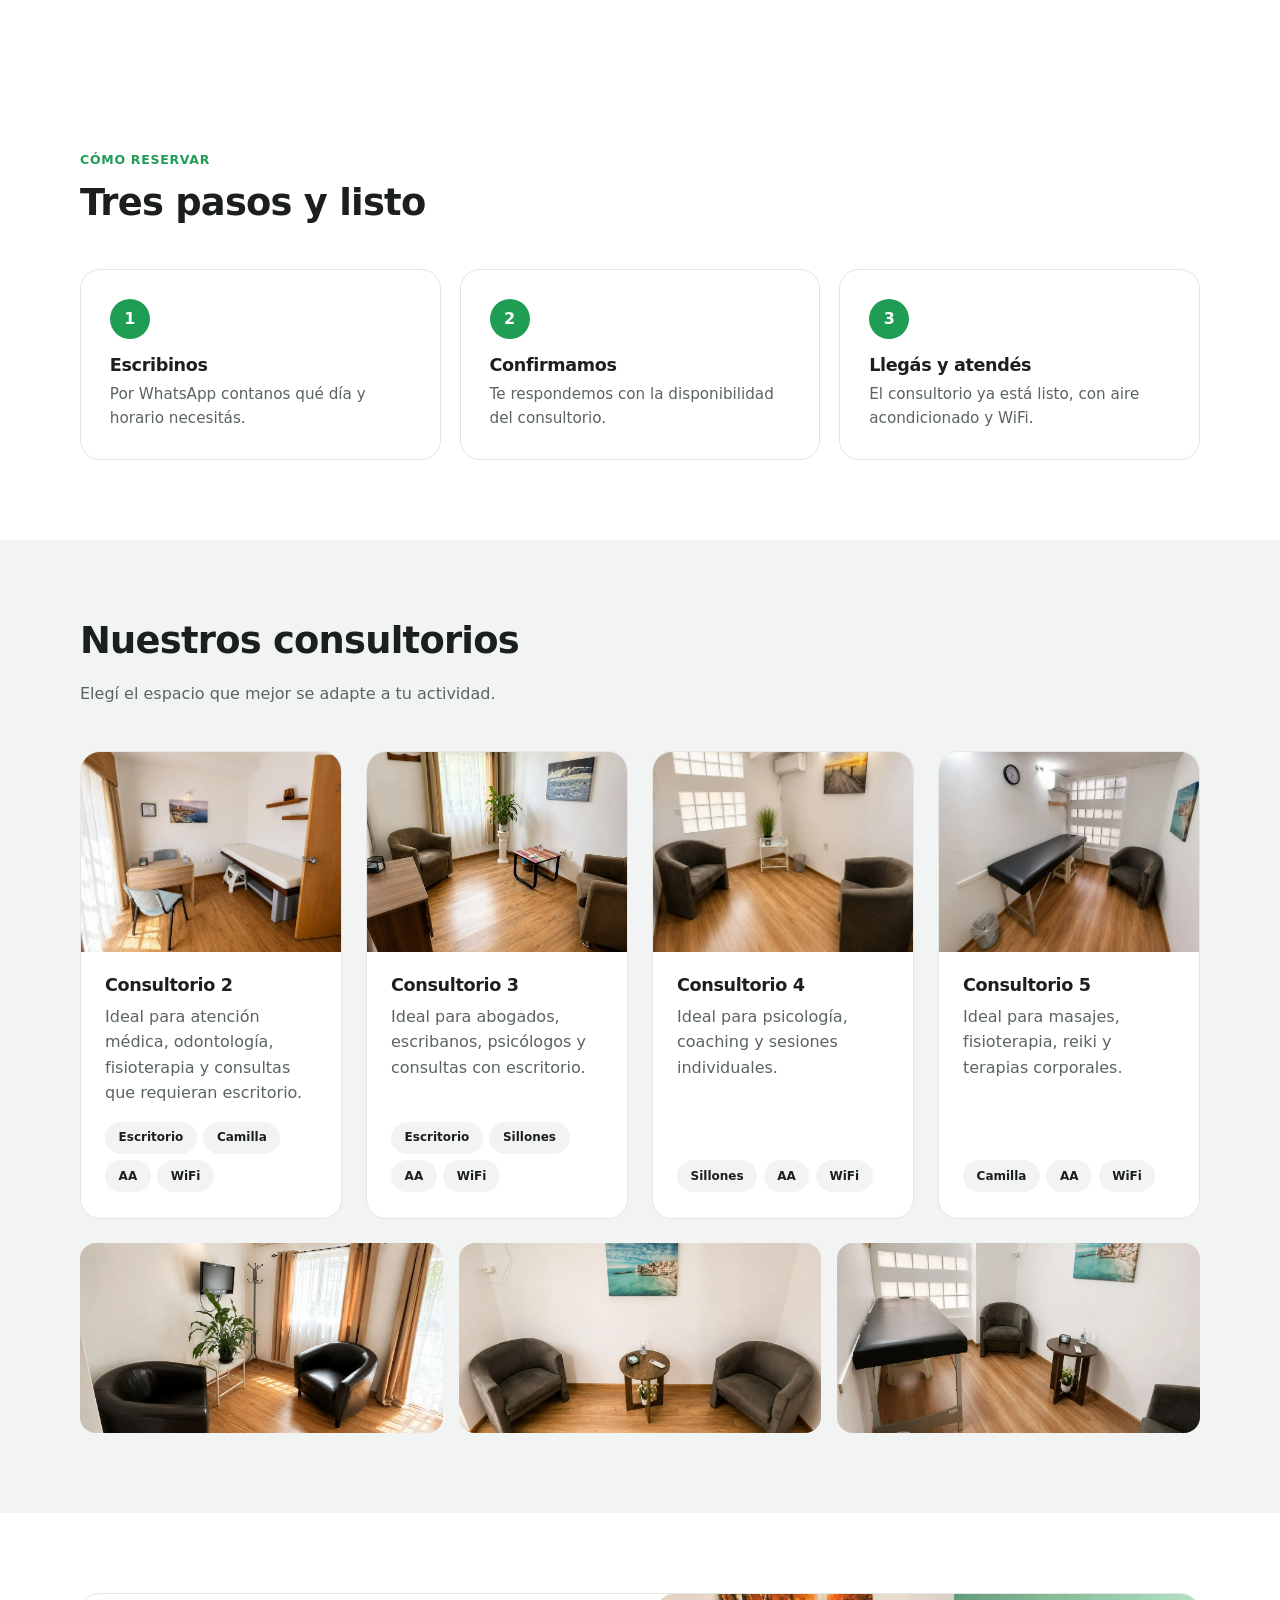
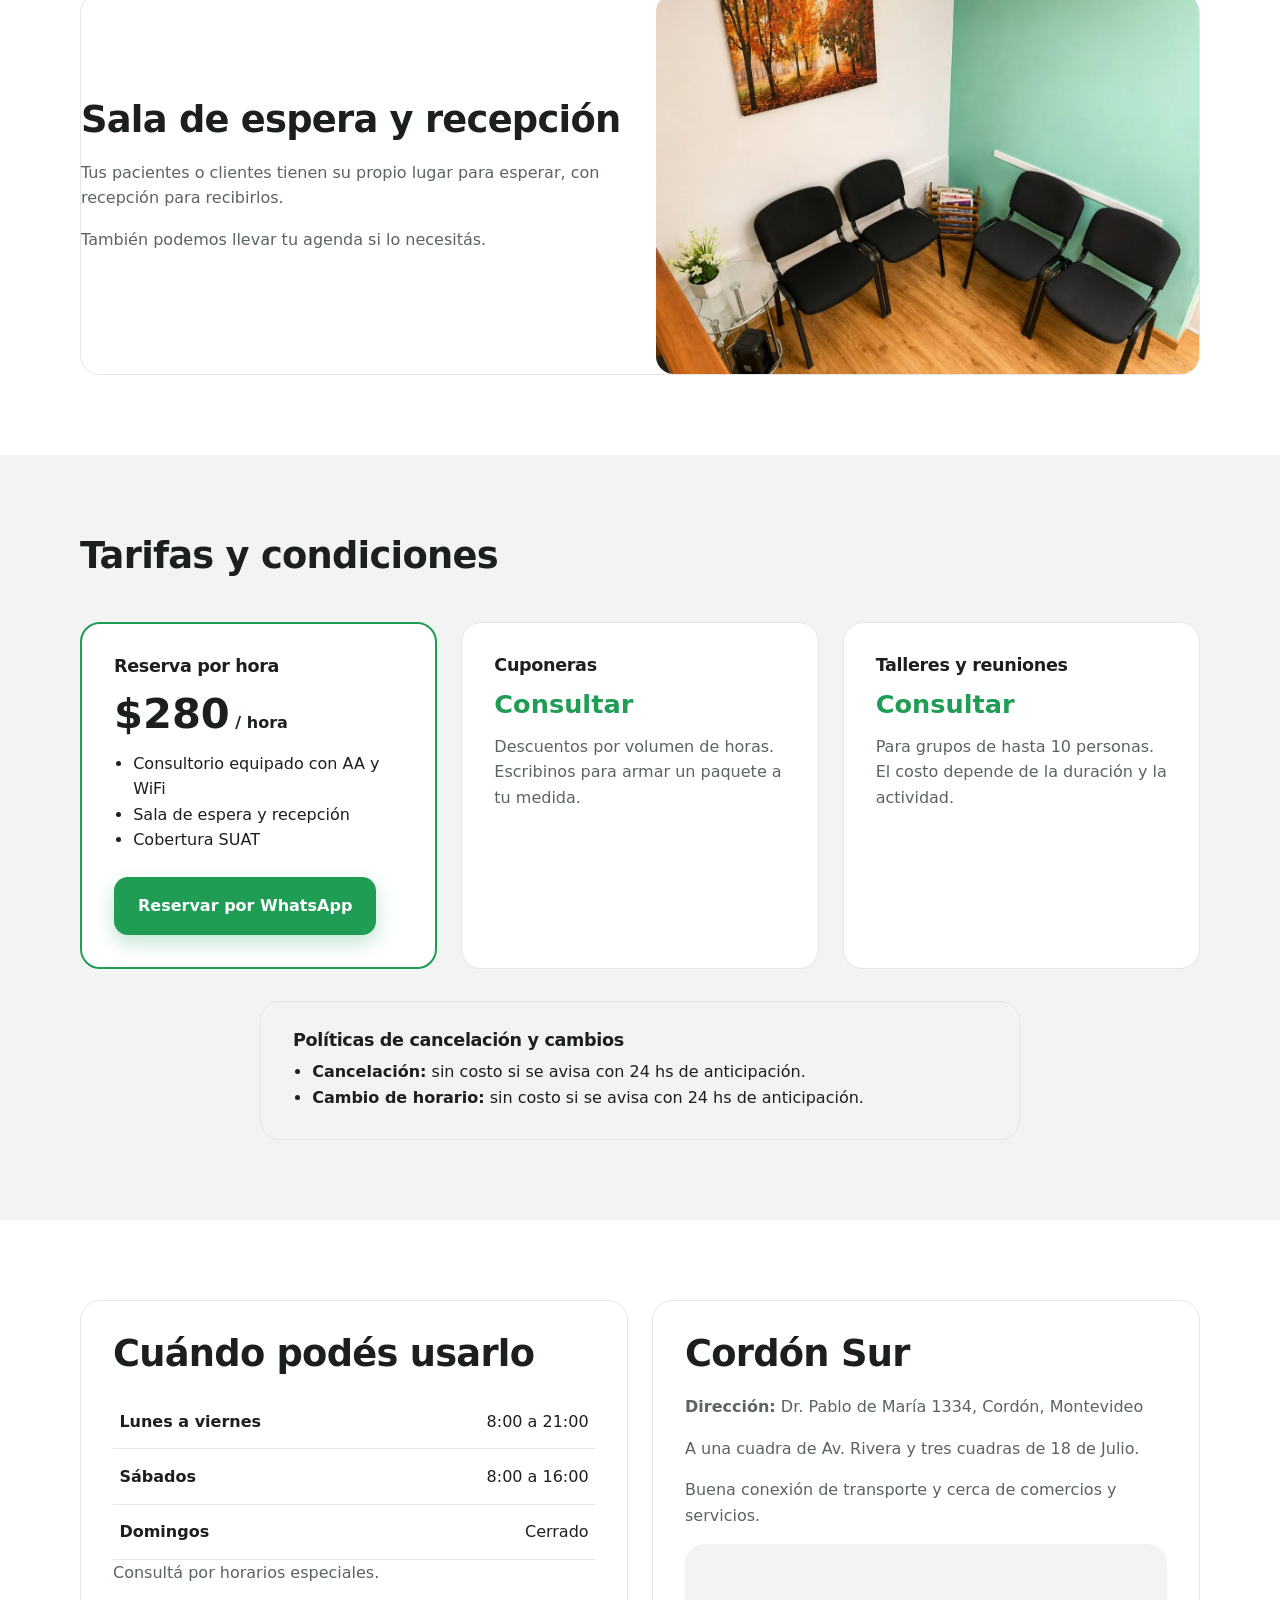
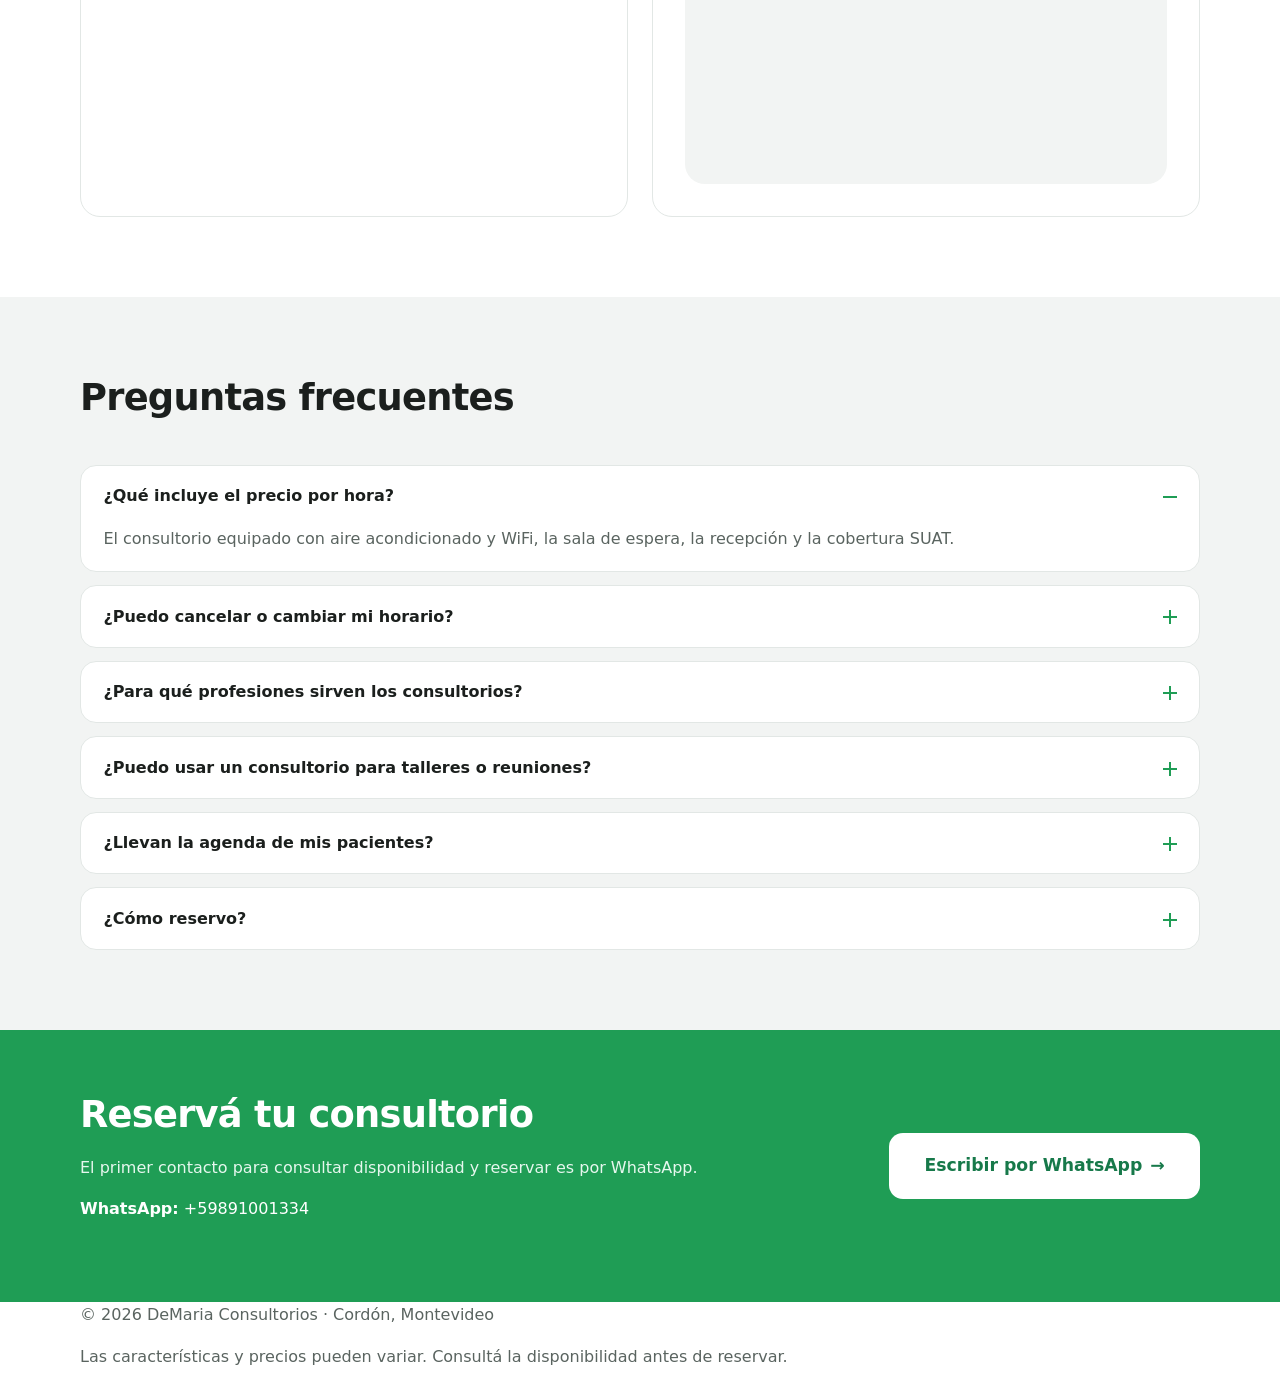
<file: versiones/v12-conversion.html>
<!DOCTYPE html>
<html lang="es">
<head>
  <meta charset="UTF-8">
  <meta name="viewport" content="width=device-width, initial-scale=1.0">
  <title>DeMaria Consultorios · Versión 12 · Conversión móvil</title>
  <meta name="description" content="Alquiler de consultorios en Cordón Sur, Montevideo. 4 consultorios equipados con aire acondicionado y WiFi. $280 por hora. Reservas por WhatsApp.">
  <link rel="stylesheet" href="../css/base.css">
  <link rel="stylesheet" href="../css/conversion.css">
</head>
<body>
  <div class="fondo" aria-hidden="true"><span></span><span></span><span></span></div>

  <header class="encabezado">
    <div class="contenedor encabezado__interior vidrio">
      <a href="#inicio" class="marca">DeMaria <span>Consultorios</span></a>
      <button class="menu-toggle" aria-label="Abrir menú" aria-expanded="false" aria-controls="menu">
        <span></span><span></span><span></span>
      </button>
      <nav id="menu" class="menu">
        <a href="#espacios">Espacios</a>
        <a href="#precios">Precios</a>
        <a href="#horarios">Horarios</a>
        <a href="#faq">Preguntas</a>
        <a href="#ubicacion">Ubicación</a>
        <a href="#contacto" class="boton boton--primario boton--compacto js-whatsapp">Reservar</a>
        <a href="../galeria.html" class="volver-galeria">Versiones</a>
      </nav>
    </div>
  </header>

  <main>

    <!-- INICIO -->
    <section id="inicio" class="inicio">
      <div class="contenedor inicio__grilla">
        <div class="inicio__texto-bloque">
          <h1>Consultorios equipados para tu profesión</h1>
          <p class="inicio__resumen">Cuatro consultorios en Cordón Sur, Montevideo, para abogados, escribanos, psicólogos, médicos, fisioterapeutas y terapias alternativas. Listos para atender desde el primer día.</p>
          <div class="inicio__acciones">
            <a href="#contacto" class="boton boton--primario js-whatsapp">
              Reservar por WhatsApp <span class="flecha" aria-hidden="true">→</span>
            </a>
            <a href="#precios" class="boton boton--secundario">Ver precios</a>
          </div>
        </div>

        <div class="inicio__visual">
          <img src="../imagenes/consultorio-3.webp" alt="Consultorio 3 con sillones marrones y escritorio">
          <div class="chip-flotante vidrio">
            <span class="chip-flotante__monto" data-config="precioHora">$280</span>
            <span class="chip-flotante__texto">por hora</span>
          </div>
        </div>
      </div>
    </section>

    <!-- DATOS RÁPIDOS -->
    <section class="datos">
      <div class="contenedor datos__grilla">
        <div class="dato vidrio">
          <strong>4</strong>
          <span>consultorios</span>
        </div>
        <div class="dato vidrio">
          <strong data-config="precioHora">$280</strong>
          <span>por hora</span>
        </div>
        <div class="dato vidrio">
          <strong>AA + WiFi</strong>
          <span>en todos los espacios</span>
        </div>
        <div class="dato vidrio">
          <strong>SUAT</strong>
          <span>cobertura disponible</span>
        </div>
      </div>
    </section>

    <!-- CARACTERÍSTICAS (BENTO) -->
    <section id="servicios" class="seccion">
      <div class="contenedor">
        <header class="seccion__encabezado">
          <h2>Todo lo que necesitás para atender</h2>
          <p>Un espacio privado y completo, sin preocuparte por la logística.</p>
        </header>

        <div class="bento">
          <article class="bento__tile bento__tile--grande vidrio">
            <img src="../imagenes/consultorio-4.webp" alt="Consultorio con sillones y ventanas de vidrio">
            <div class="bento__texto">
              <h3>Consultorios privados</h3>
              <p>Cuatro espacios independientes, cada uno con aire acondicionado y WiFi.</p>
            </div>
          </article>

          <article class="bento__tile vidrio">
            <h3>Reserva por hora</h3>
            <p class="bento__monto" data-config="precioHora">$280</p>
            <p>Cuponeras y paquetes a consultar.</p>
          </article>

          <article class="bento__tile vidrio">
            <h3>Recepción y espera</h3>
            <p>Sala de espera y recepción para tus pacientes o clientes.</p>
            <p class="bento__extra">Podemos llevar tu agenda si lo necesitás.</p>
          </article>

          <article class="bento__tile bento__tile--ancha vidrio">
            <h3>Cobertura SUAT</h3>
            <p>Atendé a tus pacientes con la cobertura que ya utilizan.</p>
          </article>

          <article class="bento__tile vidrio">
            <h3>Talleres y reuniones</h3>
            <p>Uno de los consultorios para grupos de hasta <span data-config="tallerMaximo">10</span> personas.</p>
          </article>
        </div>
      </div>
    </section>

    <!-- CÓMO RESERVAR -->
    <section class="seccion">
      <div class="contenedor">
        <header class="seccion__encabezado">
          <p class="etiqueta">Cómo reservar</p>
          <h2>Tres pasos y listo</h2>
        </header>
        <div class="pasos">
          <div class="paso">
            <h3>Escribinos</h3>
            <p>Por WhatsApp contanos qué día y horario necesitás.</p>
          </div>
          <div class="paso">
            <h3>Confirmamos</h3>
            <p>Te respondemos con la disponibilidad del consultorio.</p>
          </div>
          <div class="paso">
            <h3>Llegás y atendés</h3>
            <p>El consultorio ya está listo, con aire acondicionado y WiFi.</p>
          </div>
        </div>
      </div>
    </section>

    <!-- CONSULTORIOS -->
    <section id="espacios" class="seccion seccion--suave">
      <div class="contenedor">
        <header class="seccion__encabezado">
          <h2>Nuestros consultorios</h2>
          <p>Elegí el espacio que mejor se adapte a tu actividad.</p>
        </header>

        <div class="espacios__grilla">
          <article class="tarjeta vidrio">
            <img src="../imagenes/consultorio-2-escritorio.webp" alt="Consultorio 2 con escritorio y camilla">
            <div class="tarjeta__cuerpo">
              <h3>Consultorio 2</h3>
              <p>Ideal para atención médica, odontología, fisioterapia y consultas que requieran escritorio.</p>
              <ul class="etiquetas">
                <li>Escritorio</li>
                <li>Camilla</li>
                <li>AA</li>
                <li>WiFi</li>
              </ul>
            </div>
          </article>

          <article class="tarjeta vidrio">
            <img src="../imagenes/consultorio-3.webp" alt="Consultorio 3 con sillones marrones y escritorio">
            <div class="tarjeta__cuerpo">
              <h3>Consultorio 3</h3>
              <p>Ideal para abogados, escribanos, psicólogos y consultas con escritorio.</p>
              <ul class="etiquetas">
                <li>Escritorio</li>
                <li>Sillones</li>
                <li>AA</li>
                <li>WiFi</li>
              </ul>
            </div>
          </article>

          <article class="tarjeta vidrio">
            <img src="../imagenes/consultorio-4.webp" alt="Consultorio 4 con sillones y ventanas de vidrio">
            <div class="tarjeta__cuerpo">
              <h3>Consultorio 4</h3>
              <p>Ideal para psicología, coaching y sesiones individuales.</p>
              <ul class="etiquetas">
                <li>Sillones</li>
                <li>AA</li>
                <li>WiFi</li>
              </ul>
            </div>
          </article>

          <article class="tarjeta vidrio">
            <img src="../imagenes/consultorio-5-camilla.webp" alt="Consultorio 5 con camilla y reloj">
            <div class="tarjeta__cuerpo">
              <h3>Consultorio 5</h3>
              <p>Ideal para masajes, fisioterapia, reiki y terapias corporales.</p>
              <ul class="etiquetas">
                <li>Camilla</li>
                <li>AA</li>
                <li>WiFi</li>
              </ul>
            </div>
          </article>
        </div>

        <div class="galeria" aria-label="Más fotos de los consultorios">
          <img src="../imagenes/consultorio-2-sillones.webp" alt="Consultorio 2 con sillones negros y televisor">
          <img src="../imagenes/consultorio-5-sillones.webp" alt="Consultorio 5 con sillones grises">
          <img src="../imagenes/consultorio-5-camilla-2.webp" alt="Consultorio 5 con camilla de masajes">
        </div>
      </div>
    </section>

    <!-- SALA DE ESPERA -->
    <section class="seccion">
      <div class="contenedor espera__grilla vidrio">
        <div class="espera__texto">
          <h2>Sala de espera y recepción</h2>
          <p>Tus pacientes o clientes tienen su propio lugar para esperar, con recepción para recibirlos.</p>
          <p>También podemos llevar tu agenda si lo necesitás.</p>
        </div>
        <img src="../imagenes/sala-espera.webp" alt="Sala de espera con sillas negras y cuadro de otoño">
      </div>
    </section>

    <!-- PRECIOS -->
    <section id="precios" class="seccion seccion--suave">
      <div class="contenedor">
        <header class="seccion__encabezado">
          <h2>Tarifas y condiciones</h2>
        </header>

        <div class="precios__grilla">
          <div class="precio vidrio precio--destacado">
            <h3>Reserva por hora</h3>
            <p class="precio__monto"><span data-config="precioHora">$280</span><span> / hora</span></p>
            <ul>
              <li>Consultorio equipado con AA y WiFi</li>
              <li>Sala de espera y recepción</li>
              <li>Cobertura SUAT</li>
            </ul>
            <a href="#contacto" class="boton boton--primario js-whatsapp">Reservar por WhatsApp</a>
          </div>

          <div class="precio vidrio">
            <h3>Cuponeras</h3>
            <p class="precio__monto precio__monto--consultar">Consultar</p>
            <p>Descuentos por volumen de horas. Escribinos para armar un paquete a tu medida.</p>
          </div>

          <div class="precio vidrio">
            <h3>Talleres y reuniones</h3>
            <p class="precio__monto precio__monto--consultar">Consultar</p>
            <p>Para grupos de hasta <span data-config="tallerMaximo">10</span> personas. El costo depende de la duración y la actividad.</p>
          </div>
        </div>

        <div class="politicas vidrio">
          <h3>Políticas de cancelación y cambios</h3>
          <ul>
            <li><strong>Cancelación:</strong> sin costo si se avisa con <span data-config="cancelacionHoras">24</span> hs de anticipación.</li>
            <li><strong>Cambio de horario:</strong> sin costo si se avisa con <span data-config="cancelacionHoras">24</span> hs de anticipación.</li>
          </ul>
        </div>
      </div>
    </section>

    <!-- HORARIOS Y UBICACIÓN -->
    <section id="horarios" class="seccion">
      <div class="contenedor horarios__grilla">
        <div class="vidrio bloque">
          <h2>Cuándo podés usarlo</h2>
          <table class="horarios">
            <tbody id="horarios-tbody">
              <tr><th scope="row">Lunes a viernes</th><td>8:00 a 21:00</td></tr>
              <tr><th scope="row">Sábados</th><td>8:00 a 16:00</td></tr>
              <tr><th scope="row">Domingos</th><td>Cerrado</td></tr>
            </tbody>
          </table>
          <p class="nota">Consultá por horarios especiales.</p>
        </div>

        <div id="ubicacion" class="vidrio bloque">
          <h2>Cordón Sur</h2>
          <p><strong>Dirección:</strong> <span class="completar" data-config="direccion">[COMPLETAR: dirección exacta]</span></p>
          <p>A una cuadra de Av. Rivera y tres cuadras de 18 de Julio.</p>
          <p>Buena conexión de transporte y cerca de comercios y servicios.</p>
          <div class="mapa mapa--vacio" aria-label="Mapa de ubicación">
            <span class="completar">[COMPLETAR: mapa en js/config.js]</span>
          </div>
        </div>
      </div>
    </section>

    <!-- FAQ -->
    <section id="faq" class="seccion seccion--suave">
      <div class="contenedor faq__contenedor">
        <header class="seccion__encabezado">
          <h2>Preguntas frecuentes</h2>
        </header>

        <div class="faq">
          <details class="faq__item vidrio" open>
            <summary>¿Qué incluye el precio por hora?<span class="faq__icono" aria-hidden="true"></span></summary>
            <p>El consultorio equipado con aire acondicionado y WiFi, la sala de espera, la recepción y la cobertura SUAT.</p>
          </details>
          <details class="faq__item vidrio">
            <summary>¿Puedo cancelar o cambiar mi horario?<span class="faq__icono" aria-hidden="true"></span></summary>
            <p>Sí. Cancelar y cambiar el horario es sin costo si avisás con 24 hs de anticipación.</p>
          </details>
          <details class="faq__item vidrio">
            <summary>¿Para qué profesiones sirven los consultorios?<span class="faq__icono" aria-hidden="true"></span></summary>
            <p>Para abogados, escribanos, psicólogos, médicos, fisioterapeutas, masajistas, reiki y otras terapias alternativas.</p>
          </details>
          <details class="faq__item vidrio">
            <summary>¿Puedo usar un consultorio para talleres o reuniones?<span class="faq__icono" aria-hidden="true"></span></summary>
            <p>Sí, uno de los consultorios admite hasta <span data-config="tallerMaximo">10</span> personas. El costo se consulta según la actividad.</p>
          </details>
          <details class="faq__item vidrio">
            <summary>¿Llevan la agenda de mis pacientes?<span class="faq__icono" aria-hidden="true"></span></summary>
            <p>Sí, si lo querés llevamos tu agenda. Consultanos los detalles.</p>
          </details>
          <details class="faq__item vidrio">
            <summary>¿Cómo reservo?<span class="faq__icono" aria-hidden="true"></span></summary>
            <p>Escribinos por WhatsApp para consultar disponibilidad y reservar el horario que necesitás.</p>
          </details>
        </div>
      </div>
    </section>

    <!-- CONTACTO -->
    <section id="contacto" class="contacto">
      <div class="contenedor contacto__grilla vidrio">
        <div>
          <h2>Reservá tu consultorio</h2>
          <p>El primer contacto para consultar disponibilidad y reservar es por WhatsApp.</p>
          <p class="contacto__linea"><strong>WhatsApp:</strong> <span class="completar" data-config="whatsappVisible">[COMPLETAR: número]</span></p>
        </div>
        <div class="contacto__accion">
          <a href="#" class="boton boton--primario boton--grande js-whatsapp">
            Escribir por WhatsApp <span class="flecha" aria-hidden="true">→</span>
          </a>
        </div>
      </div>
    </section>

  </main>

  <footer class="pie">
    <div class="contenedor pie__interior">
      <p>&copy; <span id="anio"></span> DeMaria Consultorios · Cordón, Montevideo</p>
      <p class="pie__nota">Las características y precios pueden variar. Consultá la disponibilidad antes de reservar.</p>
    </div>
  </footer>

  <div class="barra-fija">
    <a href="#" class="boton boton--primario js-whatsapp">Reservar por WhatsApp</a>
  </div>

  <script src="../js/config.js"></script>
  <script src="../js/main.js"></script>
</body>
</html>
</file>
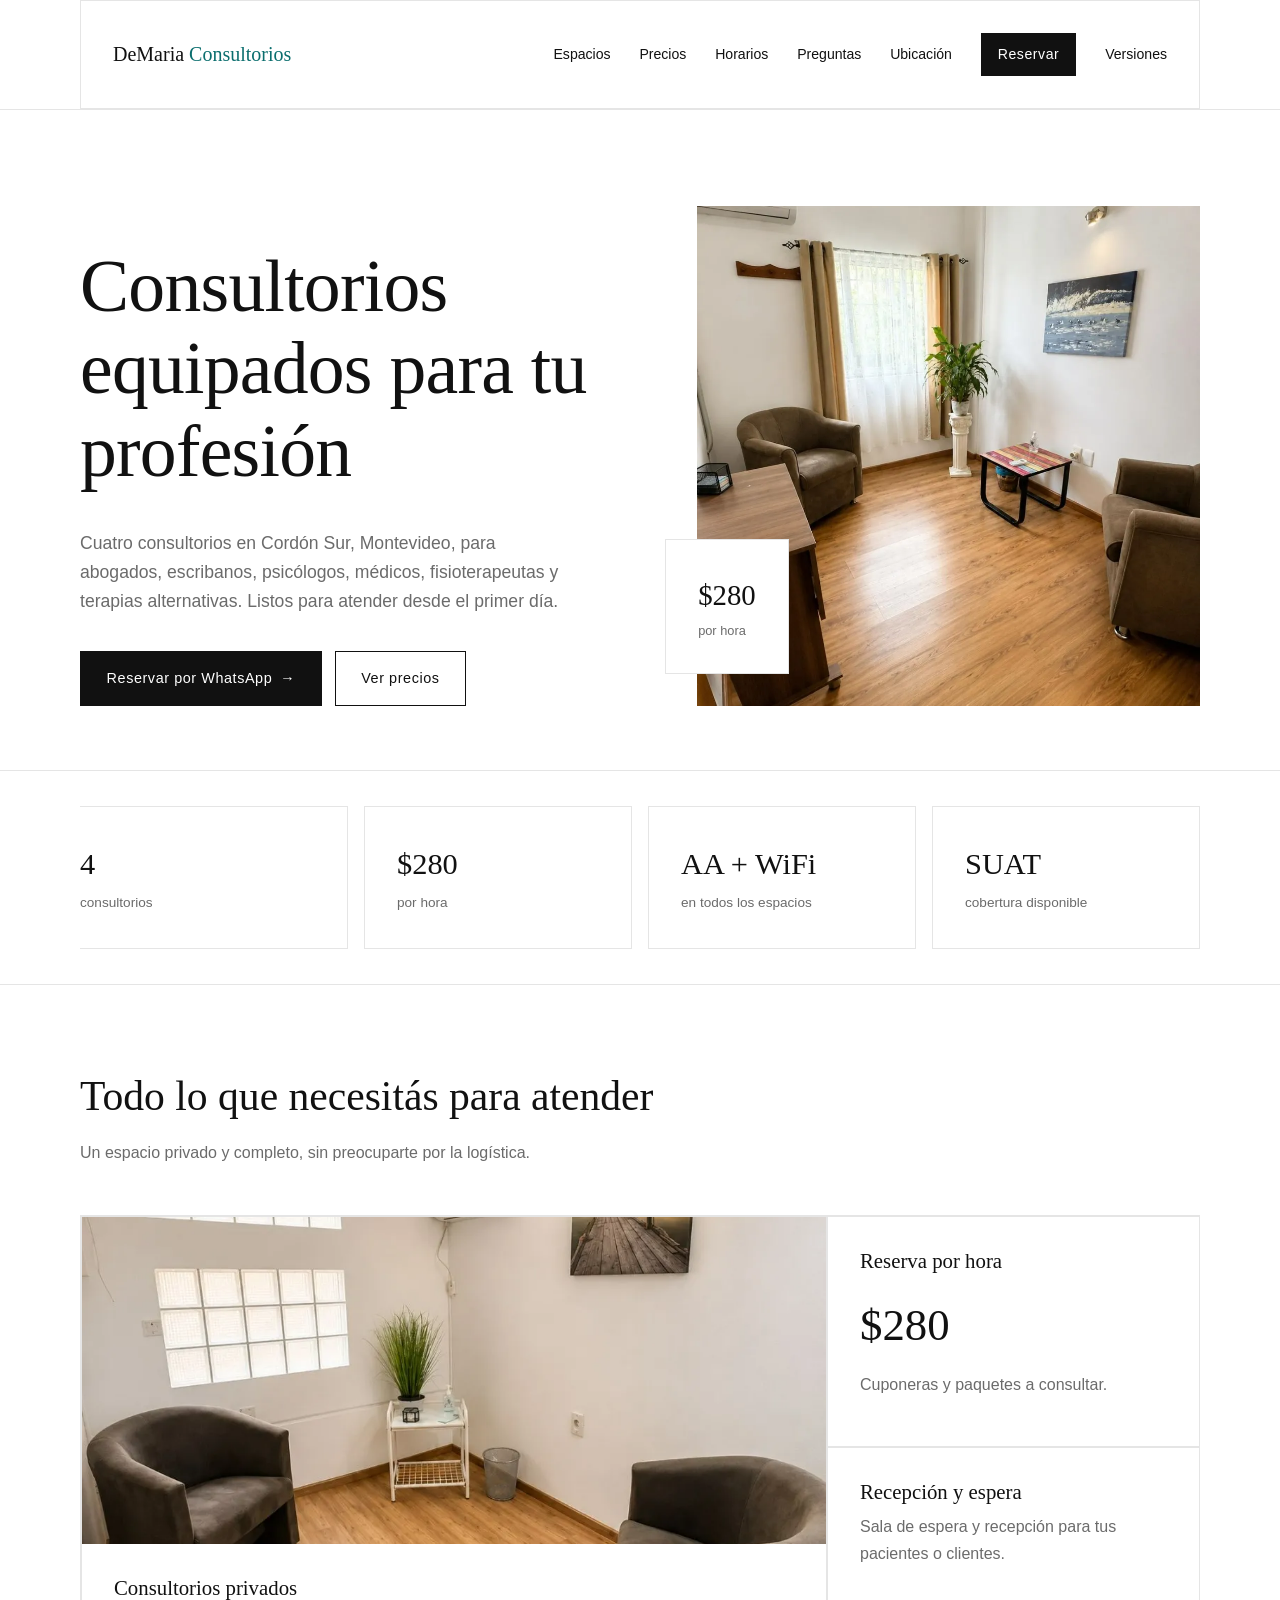
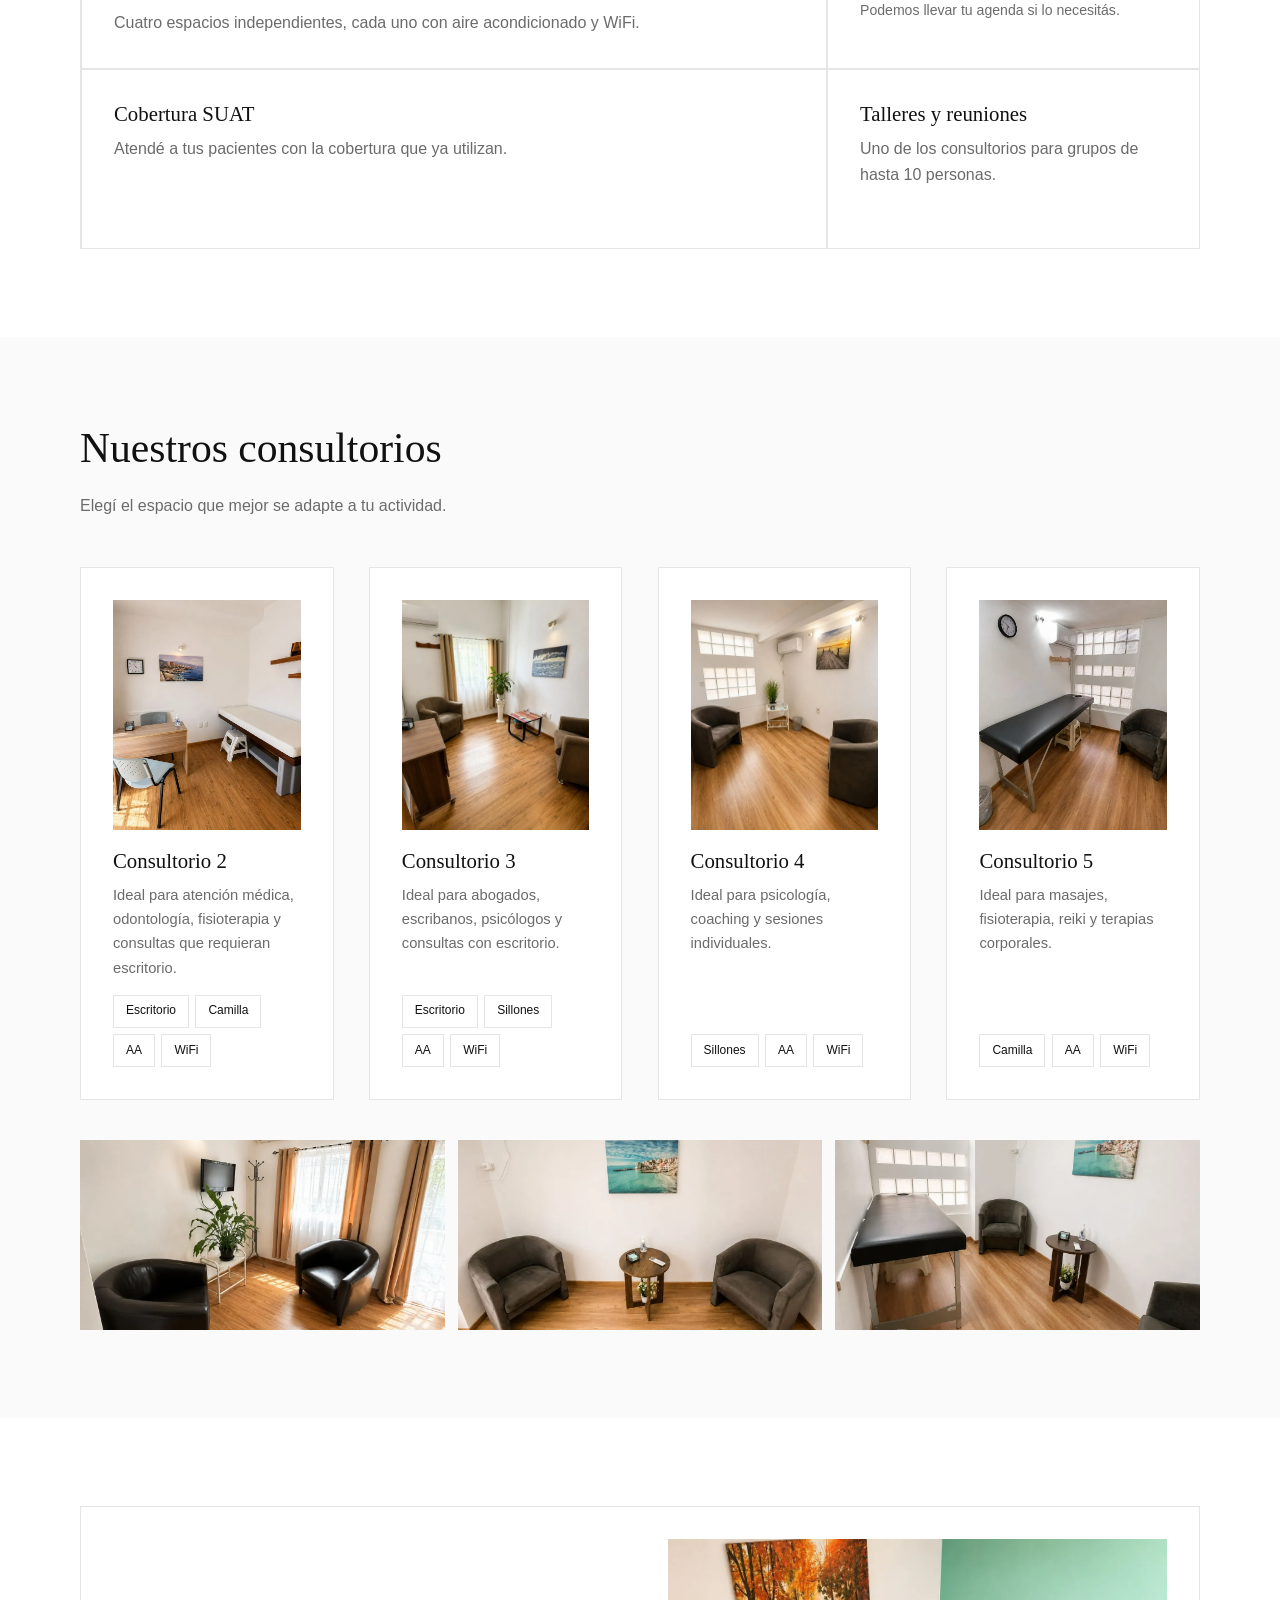
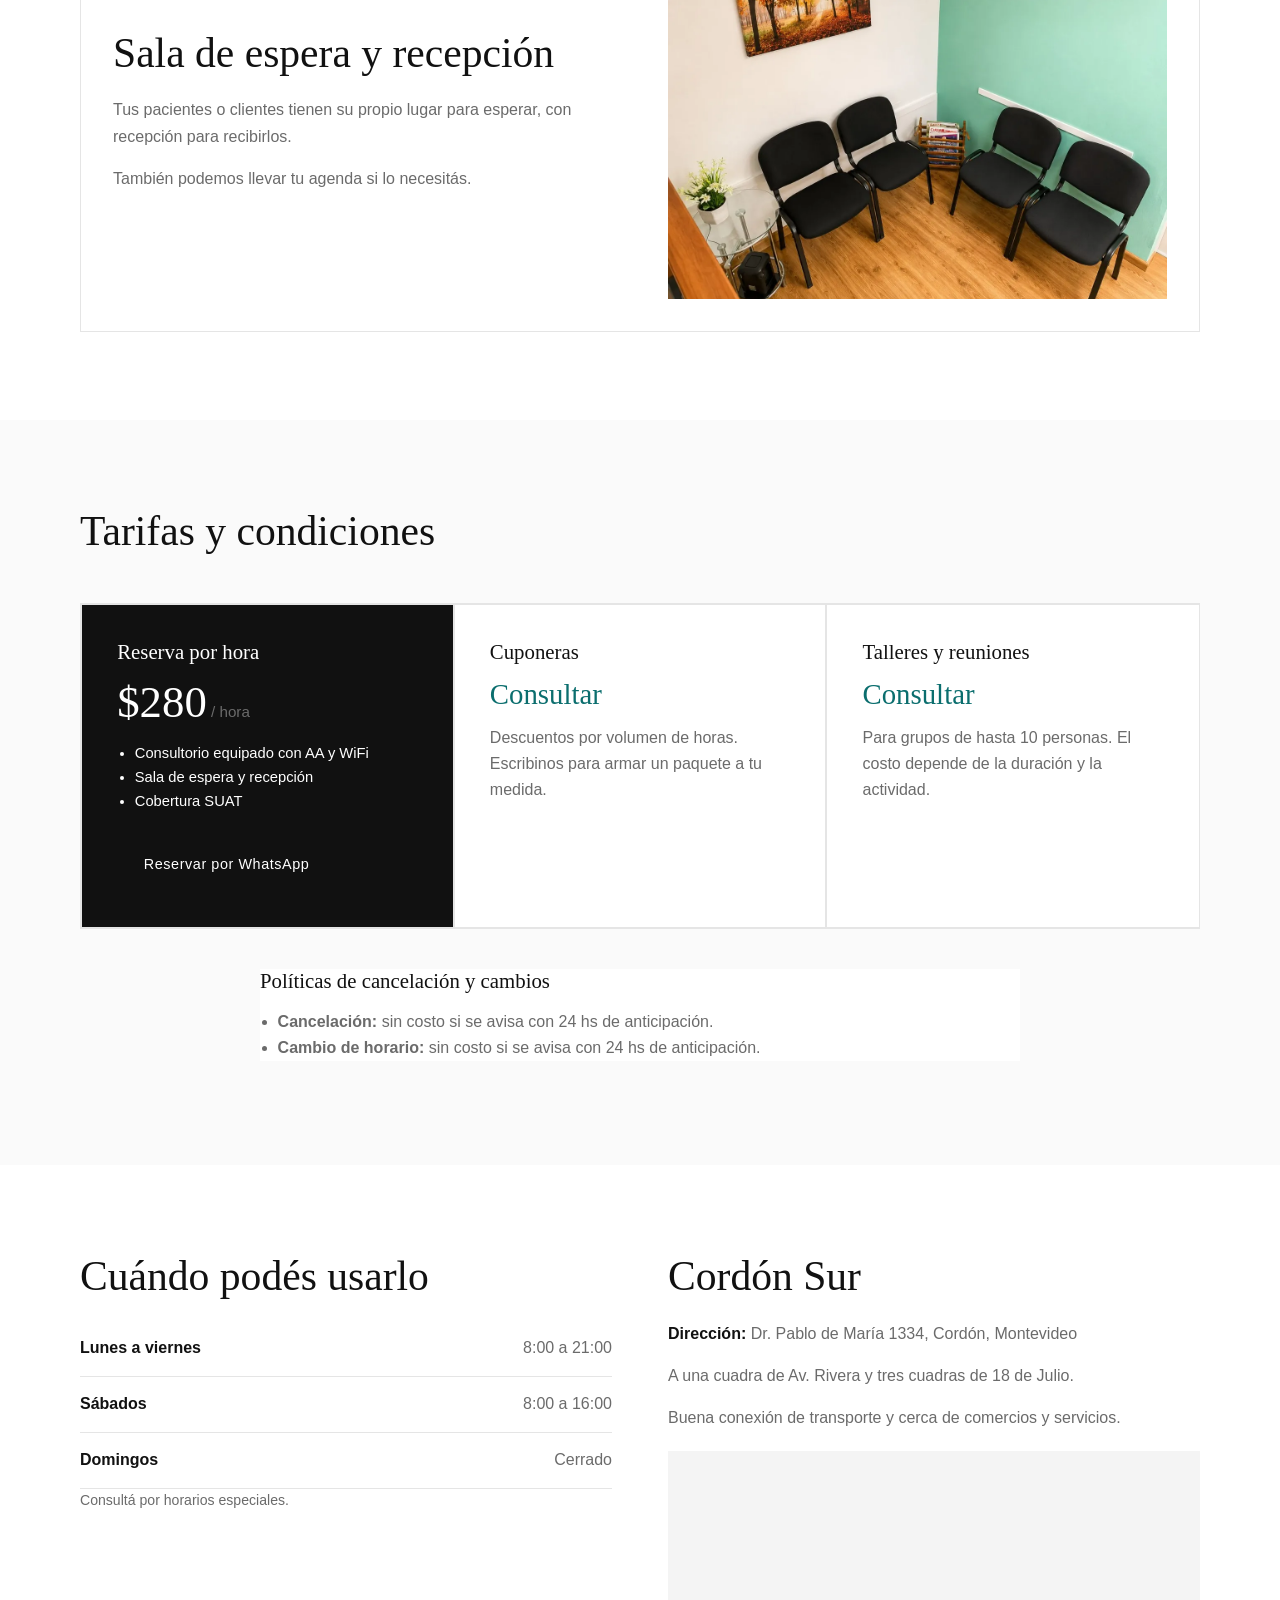
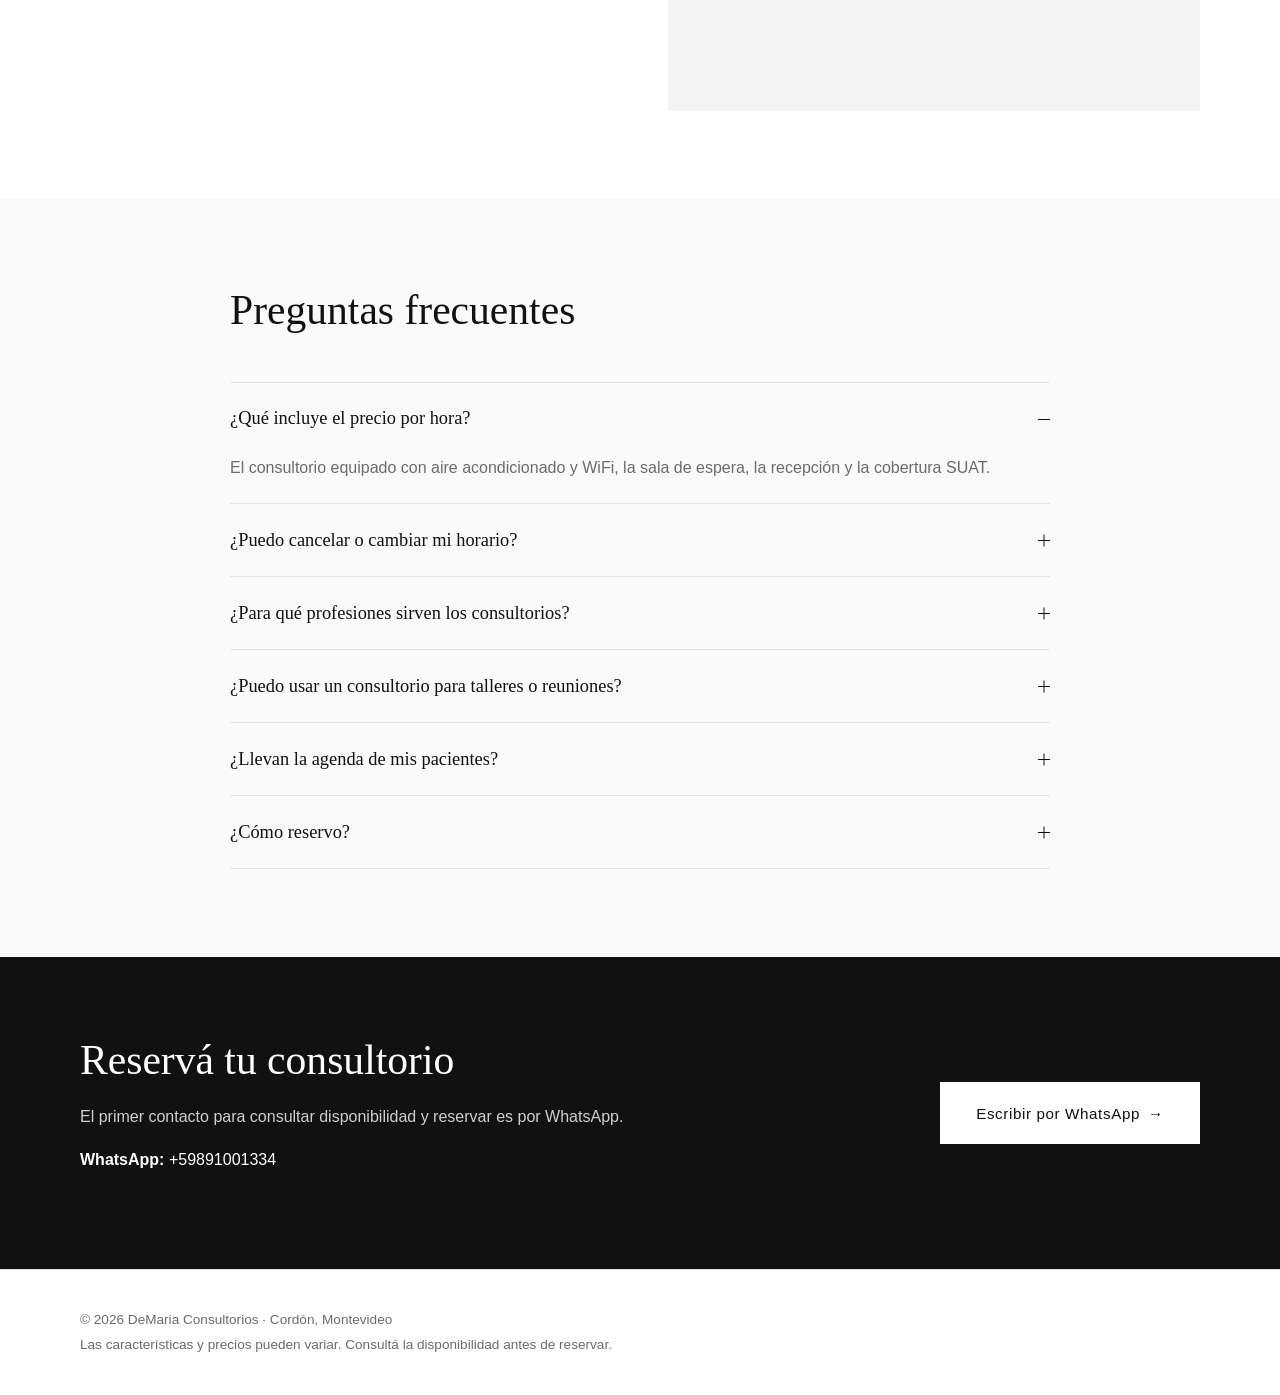
<file: versiones/v2-minimal.html>
<!DOCTYPE html>
<html lang="es">
<head>
  <meta charset="UTF-8">
  <meta name="viewport" content="width=device-width, initial-scale=1.0">
  <title>DeMaria Consultorios · Versión 2 | Alquiler de consultorios en Cordón</title>
  <meta name="description" content="Alquiler de consultorios en Cordón Sur, Montevideo. 4 consultorios equipados con aire acondicionado y WiFi. $280 por hora. Reservas por WhatsApp.">
  <link rel="stylesheet" href="../css/minimal.css">
</head>
<body>
  <div class="fondo" aria-hidden="true"><span></span><span></span><span></span></div>

  <header class="encabezado">
    <div class="contenedor encabezado__interior vidrio">
      <a href="#inicio" class="marca">DeMaria <span>Consultorios</span></a>
      <button class="menu-toggle" aria-label="Abrir menú" aria-expanded="false" aria-controls="menu">
        <span></span><span></span><span></span>
      </button>
      <nav id="menu" class="menu">
        <a href="#espacios">Espacios</a>
        <a href="#precios">Precios</a>
        <a href="#horarios">Horarios</a>
        <a href="#faq">Preguntas</a>
        <a href="#ubicacion">Ubicación</a>
        <a href="#contacto" class="boton boton--primario boton--compacto js-whatsapp">Reservar</a>
        <a href="../galeria.html" class="volver-galeria">Versiones</a>
      </nav>
    </div>
  </header>

  <main>

    <!-- INICIO -->
    <section id="inicio" class="inicio">
      <div class="contenedor inicio__grilla">
        <div class="inicio__texto-bloque">
          <h1>Consultorios equipados para tu profesión</h1>
          <p class="inicio__resumen">Cuatro consultorios en Cordón Sur, Montevideo, para abogados, escribanos, psicólogos, médicos, fisioterapeutas y terapias alternativas. Listos para atender desde el primer día.</p>
          <div class="inicio__acciones">
            <a href="#contacto" class="boton boton--primario js-whatsapp">
              Reservar por WhatsApp <span class="flecha" aria-hidden="true">→</span>
            </a>
            <a href="#precios" class="boton boton--secundario">Ver precios</a>
          </div>
        </div>

        <div class="inicio__visual">
          <img src="../imagenes/consultorio-3.webp" alt="Consultorio 3 con sillones marrones y escritorio">
          <div class="chip-flotante vidrio">
            <span class="chip-flotante__monto" data-config="precioHora">$280</span>
            <span class="chip-flotante__texto">por hora</span>
          </div>
        </div>
      </div>
    </section>

    <!-- DATOS RÁPIDOS -->
    <section class="datos">
      <div class="contenedor datos__grilla">
        <div class="dato vidrio">
          <strong>4</strong>
          <span>consultorios</span>
        </div>
        <div class="dato vidrio">
          <strong data-config="precioHora">$280</strong>
          <span>por hora</span>
        </div>
        <div class="dato vidrio">
          <strong>AA + WiFi</strong>
          <span>en todos los espacios</span>
        </div>
        <div class="dato vidrio">
          <strong>SUAT</strong>
          <span>cobertura disponible</span>
        </div>
      </div>
    </section>

    <!-- CARACTERÍSTICAS (BENTO) -->
    <section id="servicios" class="seccion">
      <div class="contenedor">
        <header class="seccion__encabezado">
          <h2>Todo lo que necesitás para atender</h2>
          <p>Un espacio privado y completo, sin preocuparte por la logística.</p>
        </header>

        <div class="bento">
          <article class="bento__tile bento__tile--grande vidrio">
            <img src="../imagenes/consultorio-4.webp" alt="Consultorio con sillones y ventanas de vidrio">
            <div class="bento__texto">
              <h3>Consultorios privados</h3>
              <p>Cuatro espacios independientes, cada uno con aire acondicionado y WiFi.</p>
            </div>
          </article>

          <article class="bento__tile vidrio">
            <h3>Reserva por hora</h3>
            <p class="bento__monto" data-config="precioHora">$280</p>
            <p>Cuponeras y paquetes a consultar.</p>
          </article>

          <article class="bento__tile vidrio">
            <h3>Recepción y espera</h3>
            <p>Sala de espera y recepción para tus pacientes o clientes.</p>
            <p class="bento__extra">Podemos llevar tu agenda si lo necesitás.</p>
          </article>

          <article class="bento__tile bento__tile--ancha vidrio">
            <h3>Cobertura SUAT</h3>
            <p>Atendé a tus pacientes con la cobertura que ya utilizan.</p>
          </article>

          <article class="bento__tile vidrio">
            <h3>Talleres y reuniones</h3>
            <p>Uno de los consultorios para grupos de hasta <span data-config="tallerMaximo">10</span> personas.</p>
          </article>
        </div>
      </div>
    </section>

    <!-- CONSULTORIOS -->
    <section id="espacios" class="seccion seccion--suave">
      <div class="contenedor">
        <header class="seccion__encabezado">
          <h2>Nuestros consultorios</h2>
          <p>Elegí el espacio que mejor se adapte a tu actividad.</p>
        </header>

        <div class="espacios__grilla">
          <article class="tarjeta vidrio">
            <img src="../imagenes/consultorio-2-escritorio.webp" alt="Consultorio 2 con escritorio y camilla">
            <div class="tarjeta__cuerpo">
              <h3>Consultorio 2</h3>
              <p>Ideal para atención médica, odontología, fisioterapia y consultas que requieran escritorio.</p>
              <ul class="etiquetas">
                <li>Escritorio</li>
                <li>Camilla</li>
                <li>AA</li>
                <li>WiFi</li>
              </ul>
            </div>
          </article>

          <article class="tarjeta vidrio">
            <img src="../imagenes/consultorio-3.webp" alt="Consultorio 3 con sillones marrones y escritorio">
            <div class="tarjeta__cuerpo">
              <h3>Consultorio 3</h3>
              <p>Ideal para abogados, escribanos, psicólogos y consultas con escritorio.</p>
              <ul class="etiquetas">
                <li>Escritorio</li>
                <li>Sillones</li>
                <li>AA</li>
                <li>WiFi</li>
              </ul>
            </div>
          </article>

          <article class="tarjeta vidrio">
            <img src="../imagenes/consultorio-4.webp" alt="Consultorio 4 con sillones y ventanas de vidrio">
            <div class="tarjeta__cuerpo">
              <h3>Consultorio 4</h3>
              <p>Ideal para psicología, coaching y sesiones individuales.</p>
              <ul class="etiquetas">
                <li>Sillones</li>
                <li>AA</li>
                <li>WiFi</li>
              </ul>
            </div>
          </article>

          <article class="tarjeta vidrio">
            <img src="../imagenes/consultorio-5-camilla.webp" alt="Consultorio 5 con camilla y reloj">
            <div class="tarjeta__cuerpo">
              <h3>Consultorio 5</h3>
              <p>Ideal para masajes, fisioterapia, reiki y terapias corporales.</p>
              <ul class="etiquetas">
                <li>Camilla</li>
                <li>AA</li>
                <li>WiFi</li>
              </ul>
            </div>
          </article>
        </div>

        <div class="galeria" aria-label="Más fotos de los consultorios">
          <img src="../imagenes/consultorio-2-sillones.webp" alt="Consultorio 2 con sillones negros y televisor">
          <img src="../imagenes/consultorio-5-sillones.webp" alt="Consultorio 5 con sillones grises">
          <img src="../imagenes/consultorio-5-camilla-2.webp" alt="Consultorio 5 con camilla de masajes">
        </div>
      </div>
    </section>

    <!-- SALA DE ESPERA -->
    <section class="seccion">
      <div class="contenedor espera__grilla vidrio">
        <div class="espera__texto">
          <h2>Sala de espera y recepción</h2>
          <p>Tus pacientes o clientes tienen su propio lugar para esperar, con recepción para recibirlos.</p>
          <p>También podemos llevar tu agenda si lo necesitás.</p>
        </div>
        <img src="../imagenes/sala-espera.webp" alt="Sala de espera con sillas negras y cuadro de otoño">
      </div>
    </section>

    <!-- PRECIOS -->
    <section id="precios" class="seccion seccion--suave">
      <div class="contenedor">
        <header class="seccion__encabezado">
          <h2>Tarifas y condiciones</h2>
        </header>

        <div class="precios__grilla">
          <div class="precio vidrio precio--destacado">
            <h3>Reserva por hora</h3>
            <p class="precio__monto"><span data-config="precioHora">$280</span><span> / hora</span></p>
            <ul>
              <li>Consultorio equipado con AA y WiFi</li>
              <li>Sala de espera y recepción</li>
              <li>Cobertura SUAT</li>
            </ul>
            <a href="#contacto" class="boton boton--primario js-whatsapp">Reservar por WhatsApp</a>
          </div>

          <div class="precio vidrio">
            <h3>Cuponeras</h3>
            <p class="precio__monto precio__monto--consultar">Consultar</p>
            <p>Descuentos por volumen de horas. Escribinos para armar un paquete a tu medida.</p>
          </div>

          <div class="precio vidrio">
            <h3>Talleres y reuniones</h3>
            <p class="precio__monto precio__monto--consultar">Consultar</p>
            <p>Para grupos de hasta <span data-config="tallerMaximo">10</span> personas. El costo depende de la duración y la actividad.</p>
          </div>
        </div>

        <div class="politicas vidrio">
          <h3>Políticas de cancelación y cambios</h3>
          <ul>
            <li><strong>Cancelación:</strong> sin costo si se avisa con <span data-config="cancelacionHoras">24</span> hs de anticipación.</li>
            <li><strong>Cambio de horario:</strong> sin costo si se avisa con <span data-config="cancelacionHoras">24</span> hs de anticipación.</li>
          </ul>
        </div>
      </div>
    </section>

    <!-- HORARIOS Y UBICACIÓN -->
    <section id="horarios" class="seccion">
      <div class="contenedor horarios__grilla">
        <div class="vidrio bloque">
          <h2>Cuándo podés usarlo</h2>
          <table class="horarios">
            <tbody id="horarios-tbody">
              <tr><th scope="row">Lunes a viernes</th><td>8:00 a 21:00</td></tr>
              <tr><th scope="row">Sábados</th><td>8:00 a 16:00</td></tr>
              <tr><th scope="row">Domingos</th><td>Cerrado</td></tr>
            </tbody>
          </table>
          <p class="nota">Consultá por horarios especiales.</p>
        </div>

        <div id="ubicacion" class="vidrio bloque">
          <h2>Cordón Sur</h2>
          <p><strong>Dirección:</strong> <span class="completar" data-config="direccion">[COMPLETAR: dirección exacta]</span></p>
          <p>A una cuadra de Av. Rivera y tres cuadras de 18 de Julio.</p>
          <p>Buena conexión de transporte y cerca de comercios y servicios.</p>
          <div class="mapa mapa--vacio" aria-label="Mapa de ubicación">
            <span class="completar">[COMPLETAR: mapa en js/config.js]</span>
          </div>
        </div>
      </div>
    </section>

    <!-- FAQ -->
    <section id="faq" class="seccion seccion--suave">
      <div class="contenedor faq__contenedor">
        <header class="seccion__encabezado">
          <h2>Preguntas frecuentes</h2>
        </header>

        <div class="faq">
          <details class="faq__item vidrio" open>
            <summary>¿Qué incluye el precio por hora?<span class="faq__icono" aria-hidden="true"></span></summary>
            <p>El consultorio equipado con aire acondicionado y WiFi, la sala de espera, la recepción y la cobertura SUAT.</p>
          </details>
          <details class="faq__item vidrio">
            <summary>¿Puedo cancelar o cambiar mi horario?<span class="faq__icono" aria-hidden="true"></span></summary>
            <p>Sí. Cancelar y cambiar el horario es sin costo si avisás con 24 hs de anticipación.</p>
          </details>
          <details class="faq__item vidrio">
            <summary>¿Para qué profesiones sirven los consultorios?<span class="faq__icono" aria-hidden="true"></span></summary>
            <p>Para abogados, escribanos, psicólogos, médicos, fisioterapeutas, masajistas, reiki y otras terapias alternativas.</p>
          </details>
          <details class="faq__item vidrio">
            <summary>¿Puedo usar un consultorio para talleres o reuniones?<span class="faq__icono" aria-hidden="true"></span></summary>
            <p>Sí, uno de los consultorios admite hasta <span data-config="tallerMaximo">10</span> personas. El costo se consulta según la actividad.</p>
          </details>
          <details class="faq__item vidrio">
            <summary>¿Llevan la agenda de mis pacientes?<span class="faq__icono" aria-hidden="true"></span></summary>
            <p>Sí, si lo querés llevamos tu agenda. Consultanos los detalles.</p>
          </details>
          <details class="faq__item vidrio">
            <summary>¿Cómo reservo?<span class="faq__icono" aria-hidden="true"></span></summary>
            <p>Escribinos por WhatsApp para consultar disponibilidad y reservar el horario que necesitás.</p>
          </details>
        </div>
      </div>
    </section>

    <!-- CONTACTO -->
    <section id="contacto" class="contacto">
      <div class="contenedor contacto__grilla vidrio">
        <div>
          <h2>Reservá tu consultorio</h2>
          <p>El primer contacto para consultar disponibilidad y reservar es por WhatsApp.</p>
          <p class="contacto__linea"><strong>WhatsApp:</strong> <span class="completar" data-config="whatsappVisible">[COMPLETAR: número]</span></p>
        </div>
        <div class="contacto__accion">
          <a href="#" class="boton boton--primario boton--grande js-whatsapp">
            Escribir por WhatsApp <span class="flecha" aria-hidden="true">→</span>
          </a>
        </div>
      </div>
    </section>

  </main>

  <footer class="pie">
    <div class="contenedor pie__interior">
      <p>&copy; <span id="anio"></span> DeMaria Consultorios · Cordón, Montevideo</p>
      <p class="pie__nota">Las características y precios pueden variar. Consultá la disponibilidad antes de reservar.</p>
    </div>
  </footer>

  <script src="../js/config.js"></script>
  <script src="../js/main.js"></script>
</body>
</html>
</file>
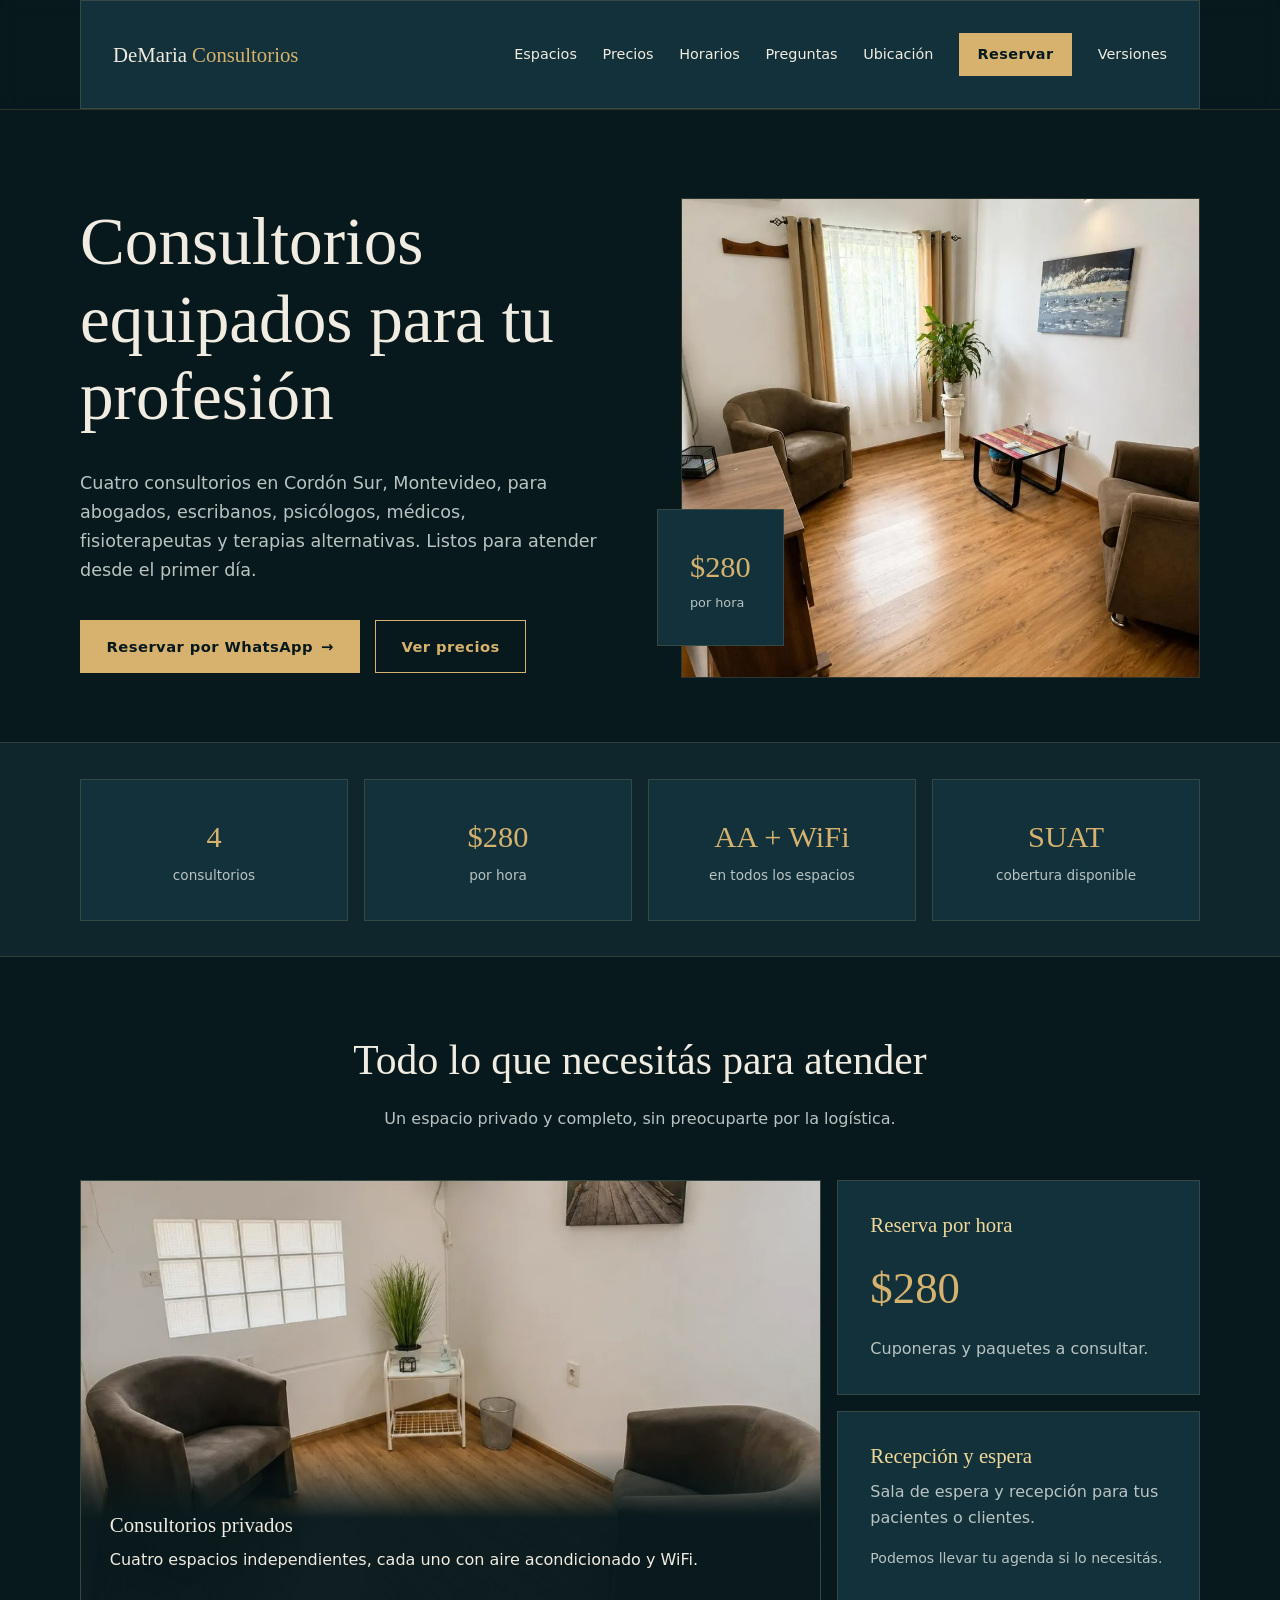
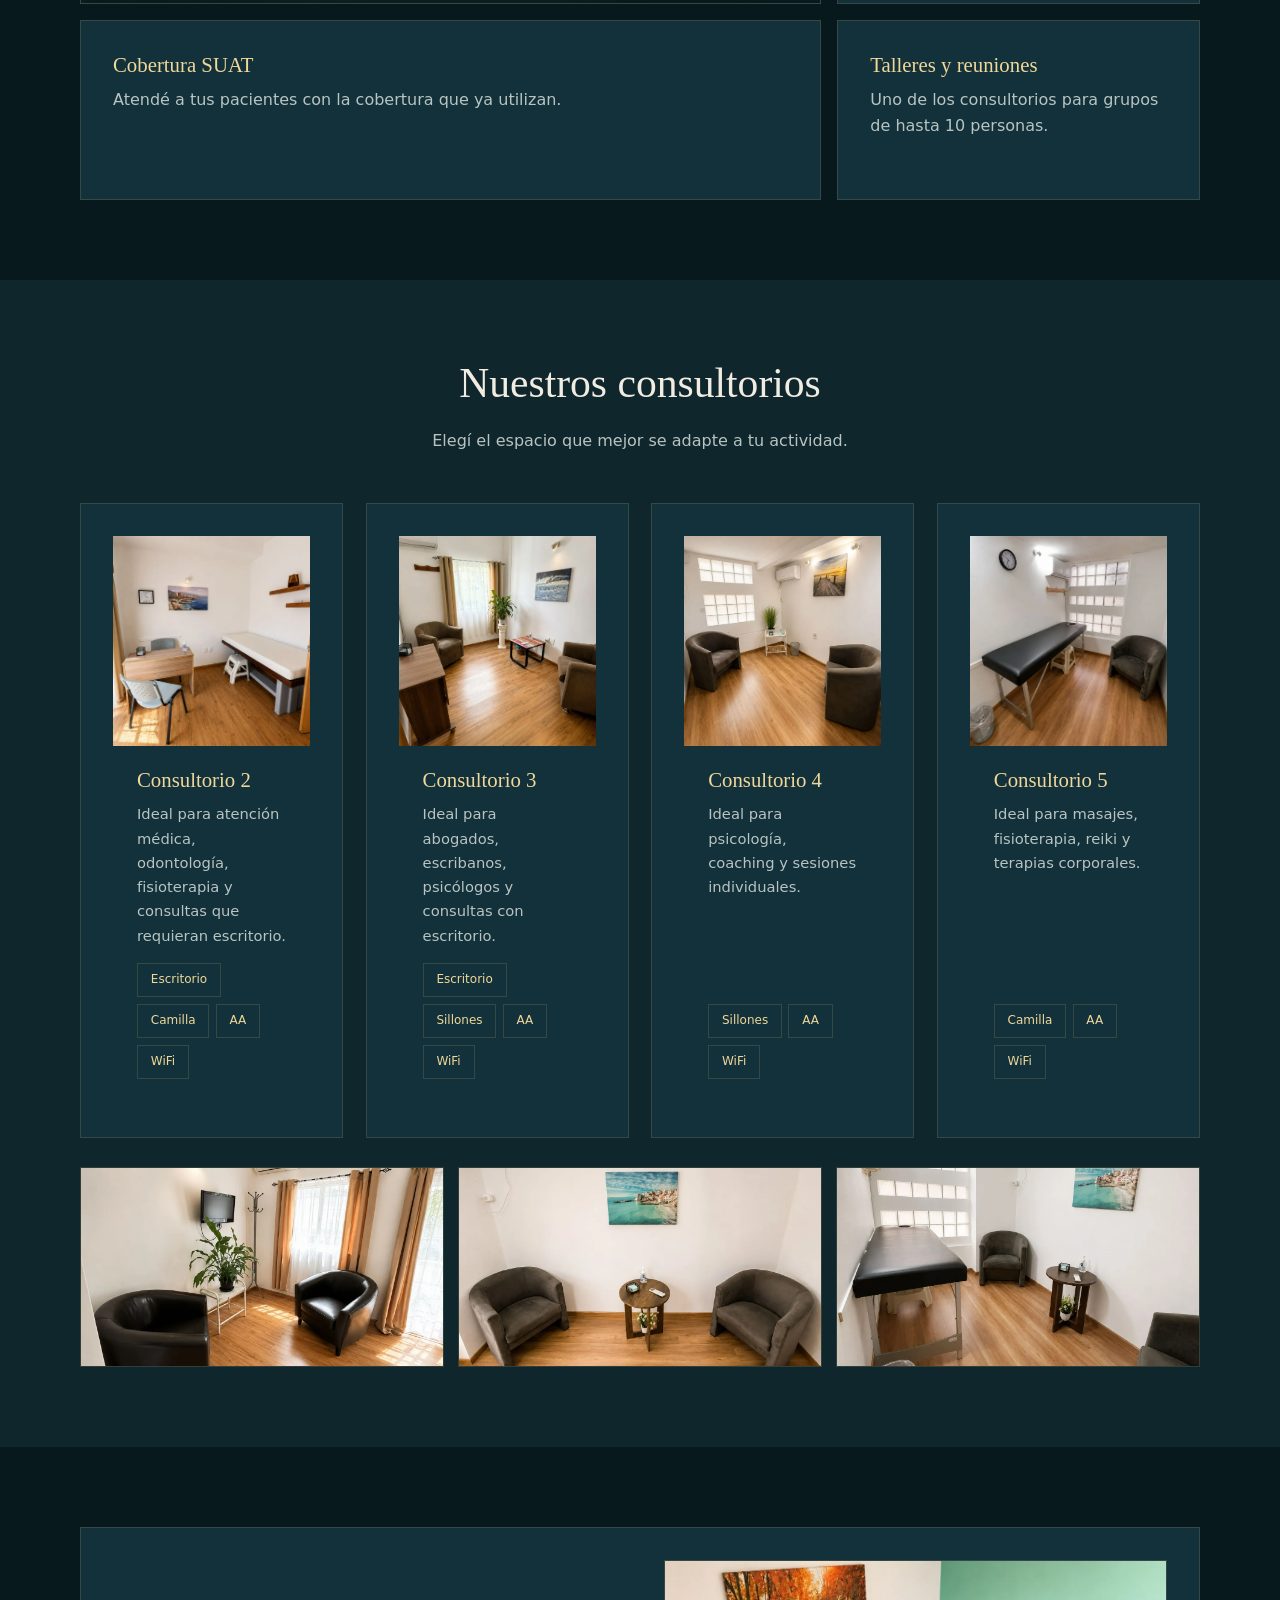
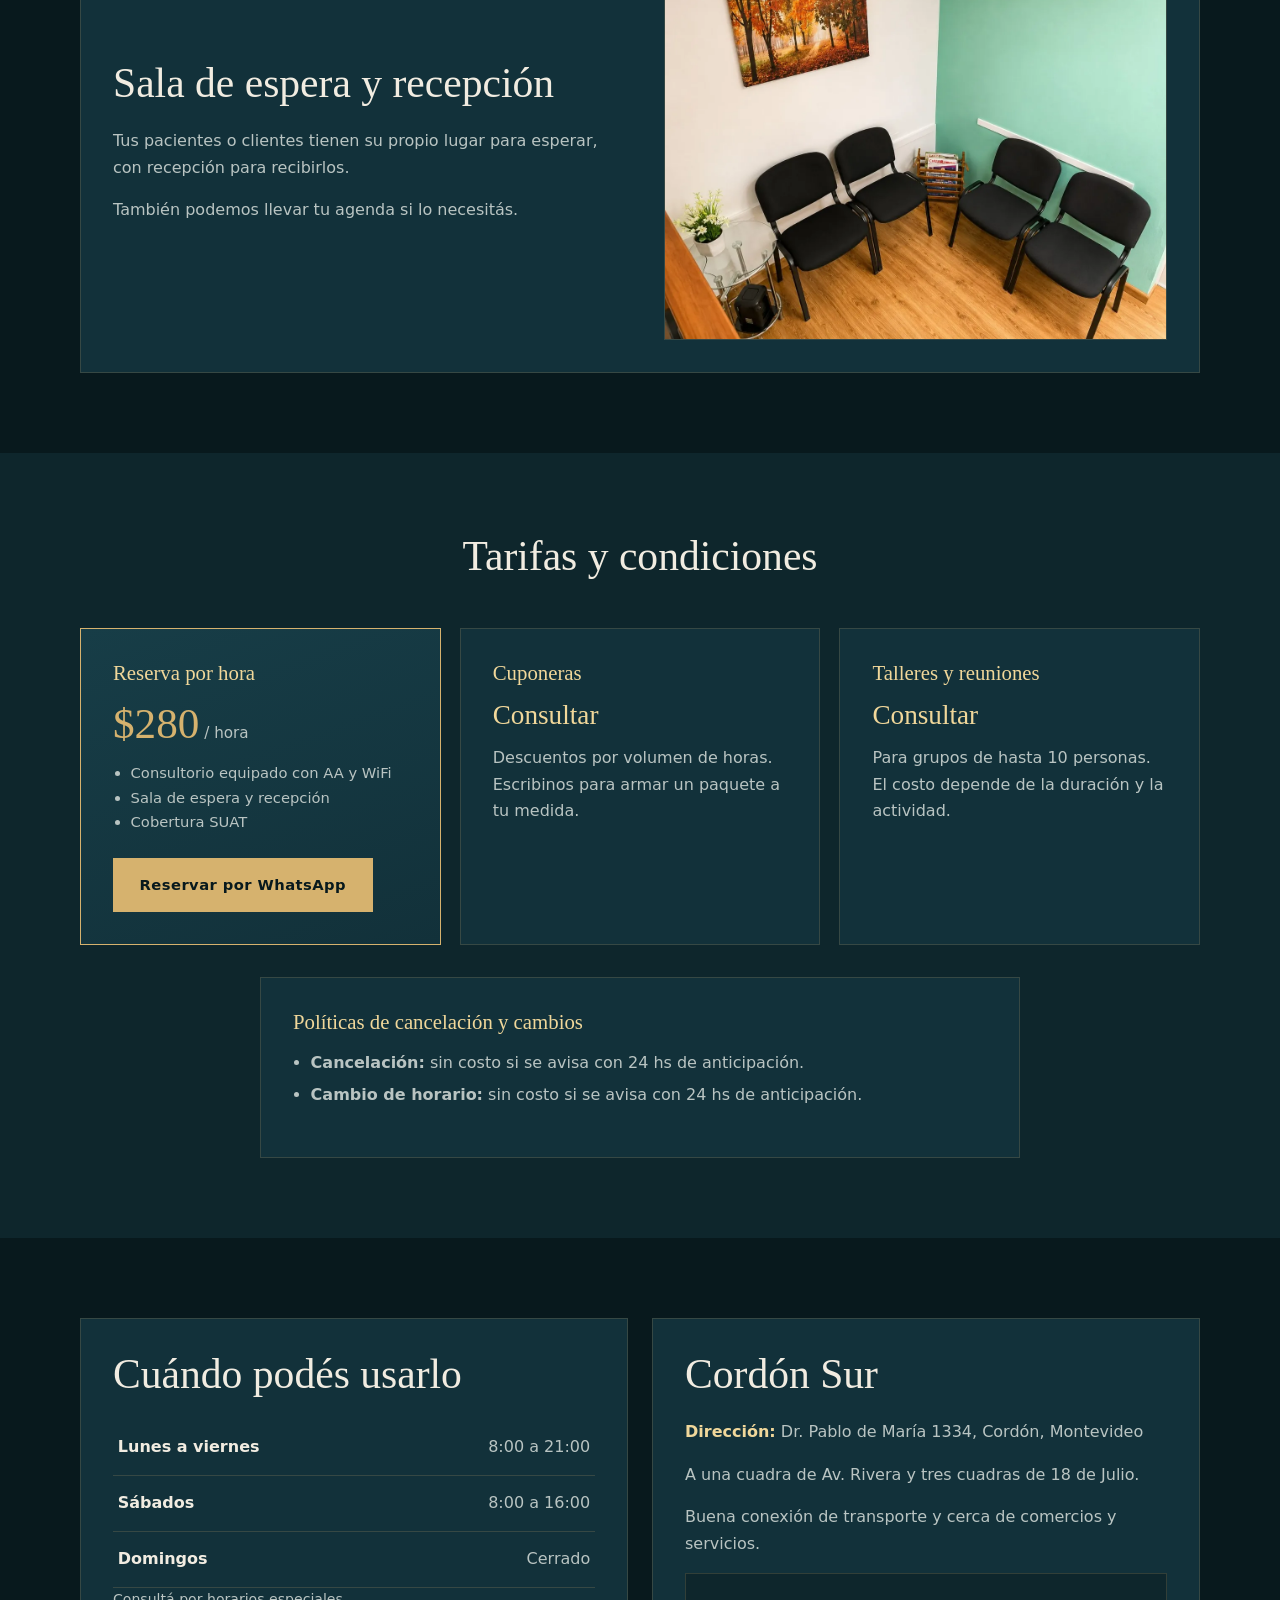
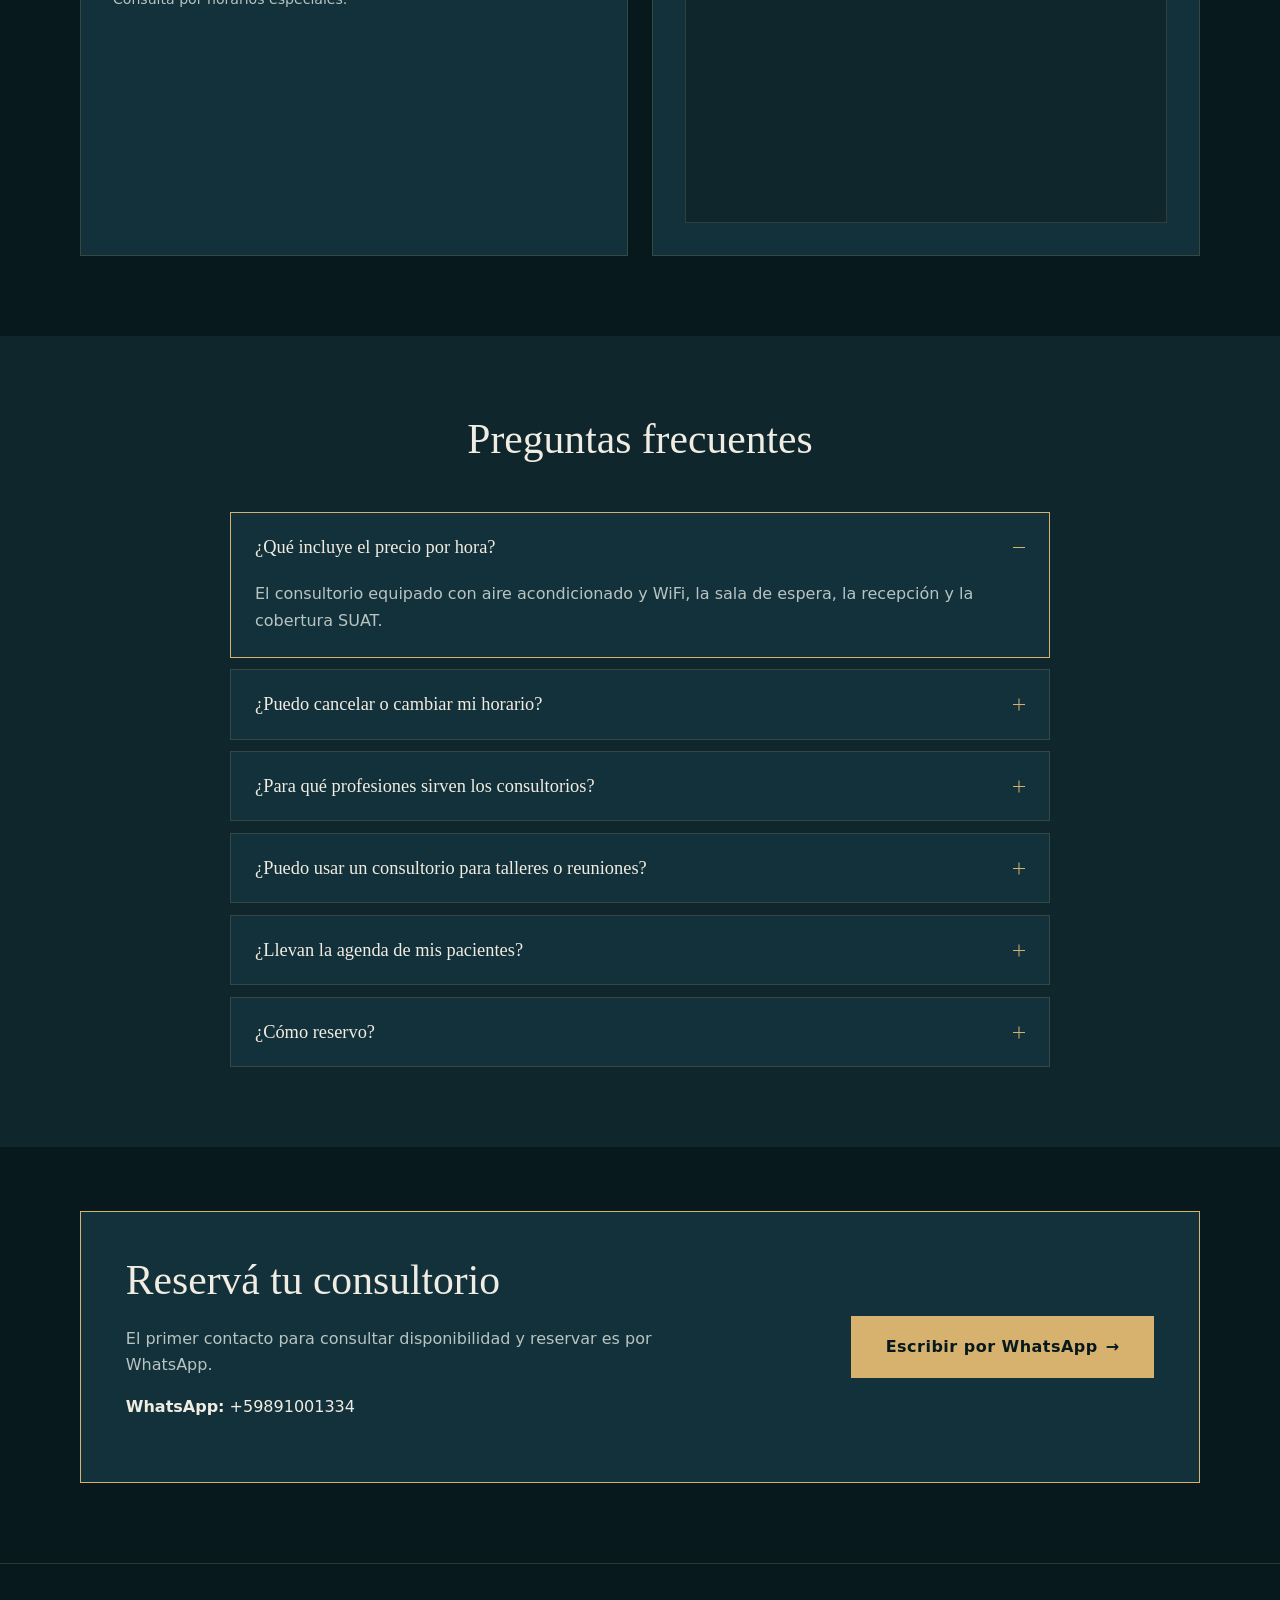
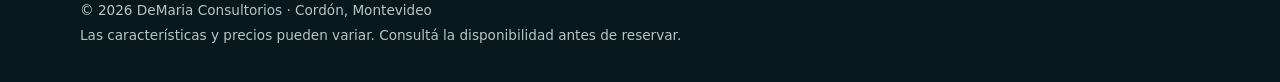
<file: versiones/v3-oscuro.html>
<!DOCTYPE html>
<html lang="es">
<head>
  <meta charset="UTF-8">
  <meta name="viewport" content="width=device-width, initial-scale=1.0">
  <title>DeMaria Consultorios · Versión 3 | Alquiler de consultorios en Cordón</title>
  <meta name="description" content="Alquiler de consultorios en Cordón Sur, Montevideo. 4 consultorios equipados con aire acondicionado y WiFi. $280 por hora. Reservas por WhatsApp.">
  <link rel="stylesheet" href="../css/oscuro.css">
</head>
<body>
  <div class="fondo" aria-hidden="true"><span></span><span></span><span></span></div>

  <header class="encabezado">
    <div class="contenedor encabezado__interior vidrio">
      <a href="#inicio" class="marca">DeMaria <span>Consultorios</span></a>
      <button class="menu-toggle" aria-label="Abrir menú" aria-expanded="false" aria-controls="menu">
        <span></span><span></span><span></span>
      </button>
      <nav id="menu" class="menu">
        <a href="#espacios">Espacios</a>
        <a href="#precios">Precios</a>
        <a href="#horarios">Horarios</a>
        <a href="#faq">Preguntas</a>
        <a href="#ubicacion">Ubicación</a>
        <a href="#contacto" class="boton boton--primario boton--compacto js-whatsapp">Reservar</a>
        <a href="../galeria.html" class="volver-galeria">Versiones</a>
      </nav>
    </div>
  </header>

  <main>

    <!-- INICIO -->
    <section id="inicio" class="inicio">
      <div class="contenedor inicio__grilla">
        <div class="inicio__texto-bloque">
          <h1>Consultorios equipados para tu profesión</h1>
          <p class="inicio__resumen">Cuatro consultorios en Cordón Sur, Montevideo, para abogados, escribanos, psicólogos, médicos, fisioterapeutas y terapias alternativas. Listos para atender desde el primer día.</p>
          <div class="inicio__acciones">
            <a href="#contacto" class="boton boton--primario js-whatsapp">
              Reservar por WhatsApp <span class="flecha" aria-hidden="true">→</span>
            </a>
            <a href="#precios" class="boton boton--secundario">Ver precios</a>
          </div>
        </div>

        <div class="inicio__visual">
          <img src="../imagenes/consultorio-3.webp" alt="Consultorio 3 con sillones marrones y escritorio">
          <div class="chip-flotante vidrio">
            <span class="chip-flotante__monto" data-config="precioHora">$280</span>
            <span class="chip-flotante__texto">por hora</span>
          </div>
        </div>
      </div>
    </section>

    <!-- DATOS RÁPIDOS -->
    <section class="datos">
      <div class="contenedor datos__grilla">
        <div class="dato vidrio">
          <strong>4</strong>
          <span>consultorios</span>
        </div>
        <div class="dato vidrio">
          <strong data-config="precioHora">$280</strong>
          <span>por hora</span>
        </div>
        <div class="dato vidrio">
          <strong>AA + WiFi</strong>
          <span>en todos los espacios</span>
        </div>
        <div class="dato vidrio">
          <strong>SUAT</strong>
          <span>cobertura disponible</span>
        </div>
      </div>
    </section>

    <!-- CARACTERÍSTICAS (BENTO) -->
    <section id="servicios" class="seccion">
      <div class="contenedor">
        <header class="seccion__encabezado">
          <h2>Todo lo que necesitás para atender</h2>
          <p>Un espacio privado y completo, sin preocuparte por la logística.</p>
        </header>

        <div class="bento">
          <article class="bento__tile bento__tile--grande vidrio">
            <img src="../imagenes/consultorio-4.webp" alt="Consultorio con sillones y ventanas de vidrio">
            <div class="bento__texto">
              <h3>Consultorios privados</h3>
              <p>Cuatro espacios independientes, cada uno con aire acondicionado y WiFi.</p>
            </div>
          </article>

          <article class="bento__tile vidrio">
            <h3>Reserva por hora</h3>
            <p class="bento__monto" data-config="precioHora">$280</p>
            <p>Cuponeras y paquetes a consultar.</p>
          </article>

          <article class="bento__tile vidrio">
            <h3>Recepción y espera</h3>
            <p>Sala de espera y recepción para tus pacientes o clientes.</p>
            <p class="bento__extra">Podemos llevar tu agenda si lo necesitás.</p>
          </article>

          <article class="bento__tile bento__tile--ancha vidrio">
            <h3>Cobertura SUAT</h3>
            <p>Atendé a tus pacientes con la cobertura que ya utilizan.</p>
          </article>

          <article class="bento__tile vidrio">
            <h3>Talleres y reuniones</h3>
            <p>Uno de los consultorios para grupos de hasta <span data-config="tallerMaximo">10</span> personas.</p>
          </article>
        </div>
      </div>
    </section>

    <!-- CONSULTORIOS -->
    <section id="espacios" class="seccion seccion--suave">
      <div class="contenedor">
        <header class="seccion__encabezado">
          <h2>Nuestros consultorios</h2>
          <p>Elegí el espacio que mejor se adapte a tu actividad.</p>
        </header>

        <div class="espacios__grilla">
          <article class="tarjeta vidrio">
            <img src="../imagenes/consultorio-2-escritorio.webp" alt="Consultorio 2 con escritorio y camilla">
            <div class="tarjeta__cuerpo">
              <h3>Consultorio 2</h3>
              <p>Ideal para atención médica, odontología, fisioterapia y consultas que requieran escritorio.</p>
              <ul class="etiquetas">
                <li>Escritorio</li>
                <li>Camilla</li>
                <li>AA</li>
                <li>WiFi</li>
              </ul>
            </div>
          </article>

          <article class="tarjeta vidrio">
            <img src="../imagenes/consultorio-3.webp" alt="Consultorio 3 con sillones marrones y escritorio">
            <div class="tarjeta__cuerpo">
              <h3>Consultorio 3</h3>
              <p>Ideal para abogados, escribanos, psicólogos y consultas con escritorio.</p>
              <ul class="etiquetas">
                <li>Escritorio</li>
                <li>Sillones</li>
                <li>AA</li>
                <li>WiFi</li>
              </ul>
            </div>
          </article>

          <article class="tarjeta vidrio">
            <img src="../imagenes/consultorio-4.webp" alt="Consultorio 4 con sillones y ventanas de vidrio">
            <div class="tarjeta__cuerpo">
              <h3>Consultorio 4</h3>
              <p>Ideal para psicología, coaching y sesiones individuales.</p>
              <ul class="etiquetas">
                <li>Sillones</li>
                <li>AA</li>
                <li>WiFi</li>
              </ul>
            </div>
          </article>

          <article class="tarjeta vidrio">
            <img src="../imagenes/consultorio-5-camilla.webp" alt="Consultorio 5 con camilla y reloj">
            <div class="tarjeta__cuerpo">
              <h3>Consultorio 5</h3>
              <p>Ideal para masajes, fisioterapia, reiki y terapias corporales.</p>
              <ul class="etiquetas">
                <li>Camilla</li>
                <li>AA</li>
                <li>WiFi</li>
              </ul>
            </div>
          </article>
        </div>

        <div class="galeria" aria-label="Más fotos de los consultorios">
          <img src="../imagenes/consultorio-2-sillones.webp" alt="Consultorio 2 con sillones negros y televisor">
          <img src="../imagenes/consultorio-5-sillones.webp" alt="Consultorio 5 con sillones grises">
          <img src="../imagenes/consultorio-5-camilla-2.webp" alt="Consultorio 5 con camilla de masajes">
        </div>
      </div>
    </section>

    <!-- SALA DE ESPERA -->
    <section class="seccion">
      <div class="contenedor espera__grilla vidrio">
        <div class="espera__texto">
          <h2>Sala de espera y recepción</h2>
          <p>Tus pacientes o clientes tienen su propio lugar para esperar, con recepción para recibirlos.</p>
          <p>También podemos llevar tu agenda si lo necesitás.</p>
        </div>
        <img src="../imagenes/sala-espera.webp" alt="Sala de espera con sillas negras y cuadro de otoño">
      </div>
    </section>

    <!-- PRECIOS -->
    <section id="precios" class="seccion seccion--suave">
      <div class="contenedor">
        <header class="seccion__encabezado">
          <h2>Tarifas y condiciones</h2>
        </header>

        <div class="precios__grilla">
          <div class="precio vidrio precio--destacado">
            <h3>Reserva por hora</h3>
            <p class="precio__monto"><span data-config="precioHora">$280</span><span> / hora</span></p>
            <ul>
              <li>Consultorio equipado con AA y WiFi</li>
              <li>Sala de espera y recepción</li>
              <li>Cobertura SUAT</li>
            </ul>
            <a href="#contacto" class="boton boton--primario js-whatsapp">Reservar por WhatsApp</a>
          </div>

          <div class="precio vidrio">
            <h3>Cuponeras</h3>
            <p class="precio__monto precio__monto--consultar">Consultar</p>
            <p>Descuentos por volumen de horas. Escribinos para armar un paquete a tu medida.</p>
          </div>

          <div class="precio vidrio">
            <h3>Talleres y reuniones</h3>
            <p class="precio__monto precio__monto--consultar">Consultar</p>
            <p>Para grupos de hasta <span data-config="tallerMaximo">10</span> personas. El costo depende de la duración y la actividad.</p>
          </div>
        </div>

        <div class="politicas vidrio">
          <h3>Políticas de cancelación y cambios</h3>
          <ul>
            <li><strong>Cancelación:</strong> sin costo si se avisa con <span data-config="cancelacionHoras">24</span> hs de anticipación.</li>
            <li><strong>Cambio de horario:</strong> sin costo si se avisa con <span data-config="cancelacionHoras">24</span> hs de anticipación.</li>
          </ul>
        </div>
      </div>
    </section>

    <!-- HORARIOS Y UBICACIÓN -->
    <section id="horarios" class="seccion">
      <div class="contenedor horarios__grilla">
        <div class="vidrio bloque">
          <h2>Cuándo podés usarlo</h2>
          <table class="horarios">
            <tbody id="horarios-tbody">
              <tr><th scope="row">Lunes a viernes</th><td>8:00 a 21:00</td></tr>
              <tr><th scope="row">Sábados</th><td>8:00 a 16:00</td></tr>
              <tr><th scope="row">Domingos</th><td>Cerrado</td></tr>
            </tbody>
          </table>
          <p class="nota">Consultá por horarios especiales.</p>
        </div>

        <div id="ubicacion" class="vidrio bloque">
          <h2>Cordón Sur</h2>
          <p><strong>Dirección:</strong> <span class="completar" data-config="direccion">[COMPLETAR: dirección exacta]</span></p>
          <p>A una cuadra de Av. Rivera y tres cuadras de 18 de Julio.</p>
          <p>Buena conexión de transporte y cerca de comercios y servicios.</p>
          <div class="mapa mapa--vacio" aria-label="Mapa de ubicación">
            <span class="completar">[COMPLETAR: mapa en js/config.js]</span>
          </div>
        </div>
      </div>
    </section>

    <!-- FAQ -->
    <section id="faq" class="seccion seccion--suave">
      <div class="contenedor faq__contenedor">
        <header class="seccion__encabezado">
          <h2>Preguntas frecuentes</h2>
        </header>

        <div class="faq">
          <details class="faq__item vidrio" open>
            <summary>¿Qué incluye el precio por hora?<span class="faq__icono" aria-hidden="true"></span></summary>
            <p>El consultorio equipado con aire acondicionado y WiFi, la sala de espera, la recepción y la cobertura SUAT.</p>
          </details>
          <details class="faq__item vidrio">
            <summary>¿Puedo cancelar o cambiar mi horario?<span class="faq__icono" aria-hidden="true"></span></summary>
            <p>Sí. Cancelar y cambiar el horario es sin costo si avisás con 24 hs de anticipación.</p>
          </details>
          <details class="faq__item vidrio">
            <summary>¿Para qué profesiones sirven los consultorios?<span class="faq__icono" aria-hidden="true"></span></summary>
            <p>Para abogados, escribanos, psicólogos, médicos, fisioterapeutas, masajistas, reiki y otras terapias alternativas.</p>
          </details>
          <details class="faq__item vidrio">
            <summary>¿Puedo usar un consultorio para talleres o reuniones?<span class="faq__icono" aria-hidden="true"></span></summary>
            <p>Sí, uno de los consultorios admite hasta <span data-config="tallerMaximo">10</span> personas. El costo se consulta según la actividad.</p>
          </details>
          <details class="faq__item vidrio">
            <summary>¿Llevan la agenda de mis pacientes?<span class="faq__icono" aria-hidden="true"></span></summary>
            <p>Sí, si lo querés llevamos tu agenda. Consultanos los detalles.</p>
          </details>
          <details class="faq__item vidrio">
            <summary>¿Cómo reservo?<span class="faq__icono" aria-hidden="true"></span></summary>
            <p>Escribinos por WhatsApp para consultar disponibilidad y reservar el horario que necesitás.</p>
          </details>
        </div>
      </div>
    </section>

    <!-- CONTACTO -->
    <section id="contacto" class="contacto">
      <div class="contenedor contacto__grilla vidrio">
        <div>
          <h2>Reservá tu consultorio</h2>
          <p>El primer contacto para consultar disponibilidad y reservar es por WhatsApp.</p>
          <p class="contacto__linea"><strong>WhatsApp:</strong> <span class="completar" data-config="whatsappVisible">[COMPLETAR: número]</span></p>
        </div>
        <div class="contacto__accion">
          <a href="#" class="boton boton--primario boton--grande js-whatsapp">
            Escribir por WhatsApp <span class="flecha" aria-hidden="true">→</span>
          </a>
        </div>
      </div>
    </section>

  </main>

  <footer class="pie">
    <div class="contenedor pie__interior">
      <p>&copy; <span id="anio"></span> DeMaria Consultorios · Cordón, Montevideo</p>
      <p class="pie__nota">Las características y precios pueden variar. Consultá la disponibilidad antes de reservar.</p>
    </div>
  </footer>

  <script src="../js/config.js"></script>
  <script src="../js/main.js"></script>
</body>
</html>
</file>
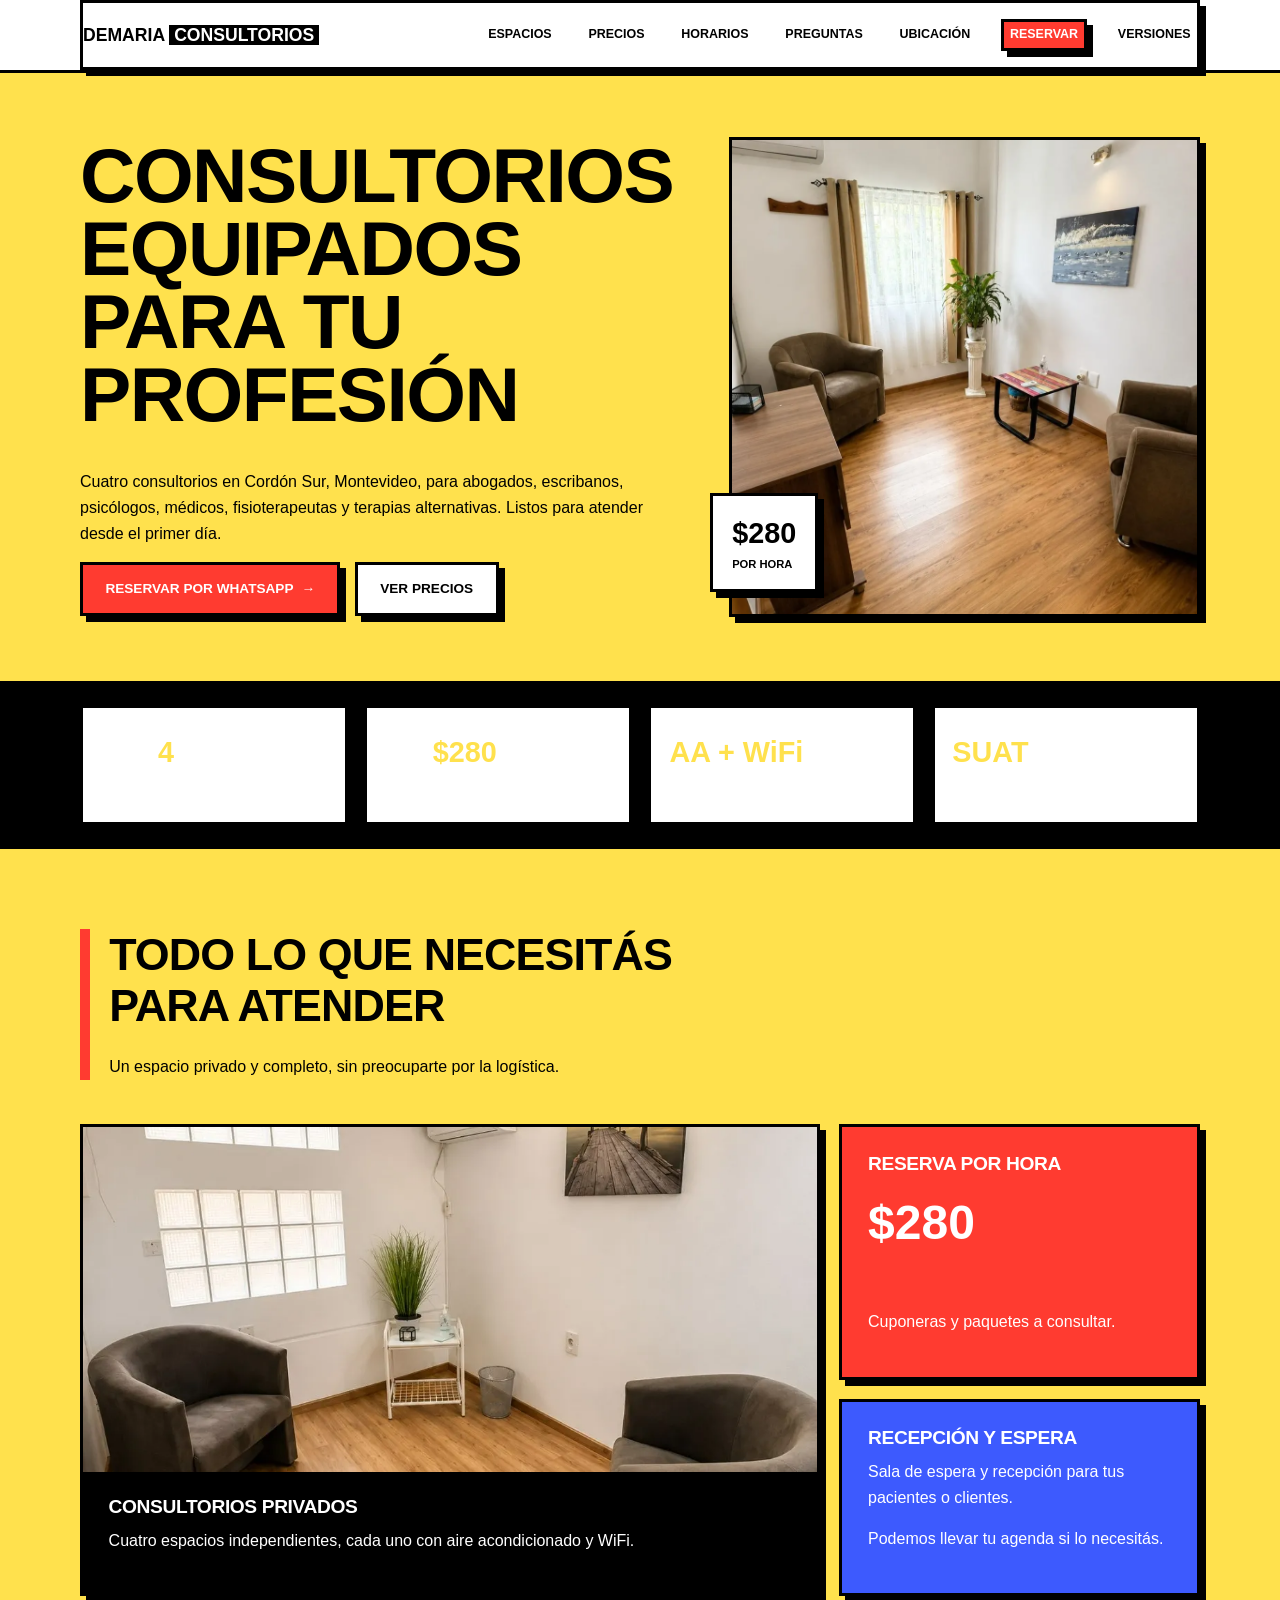
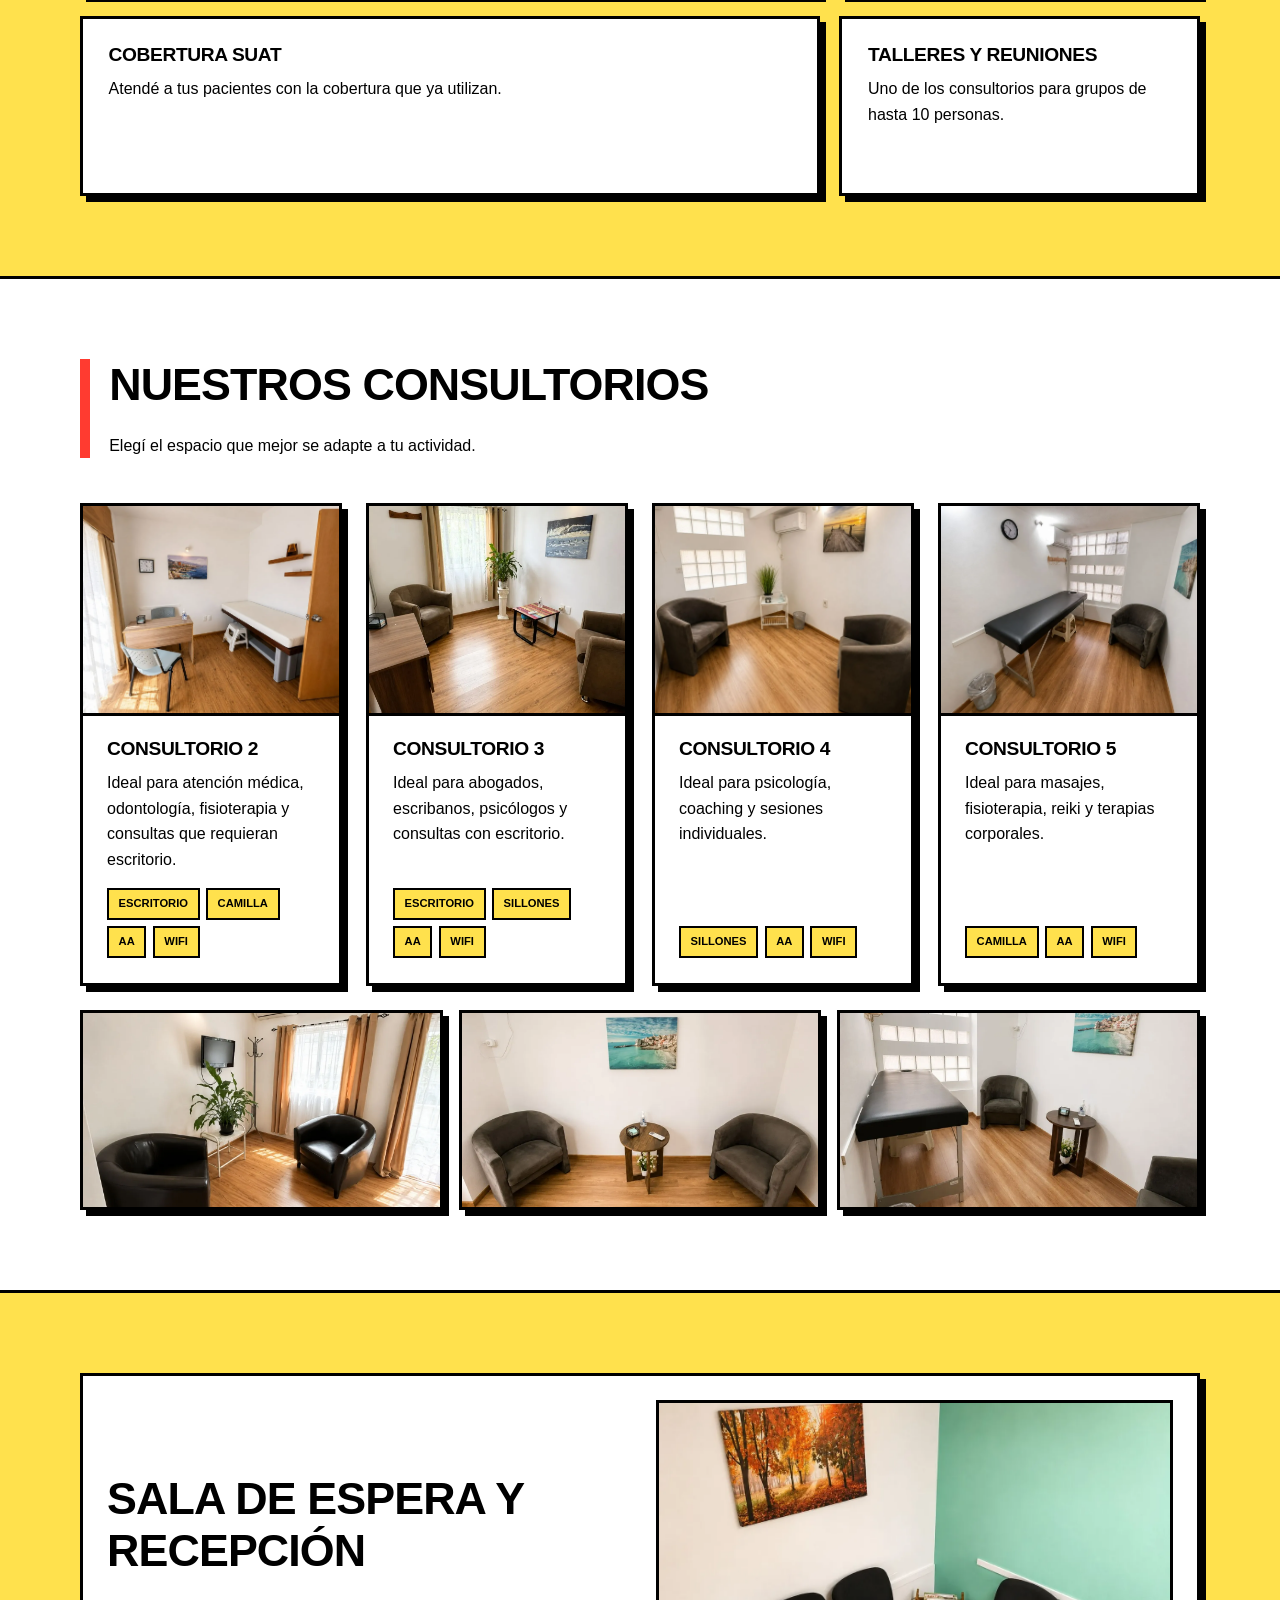
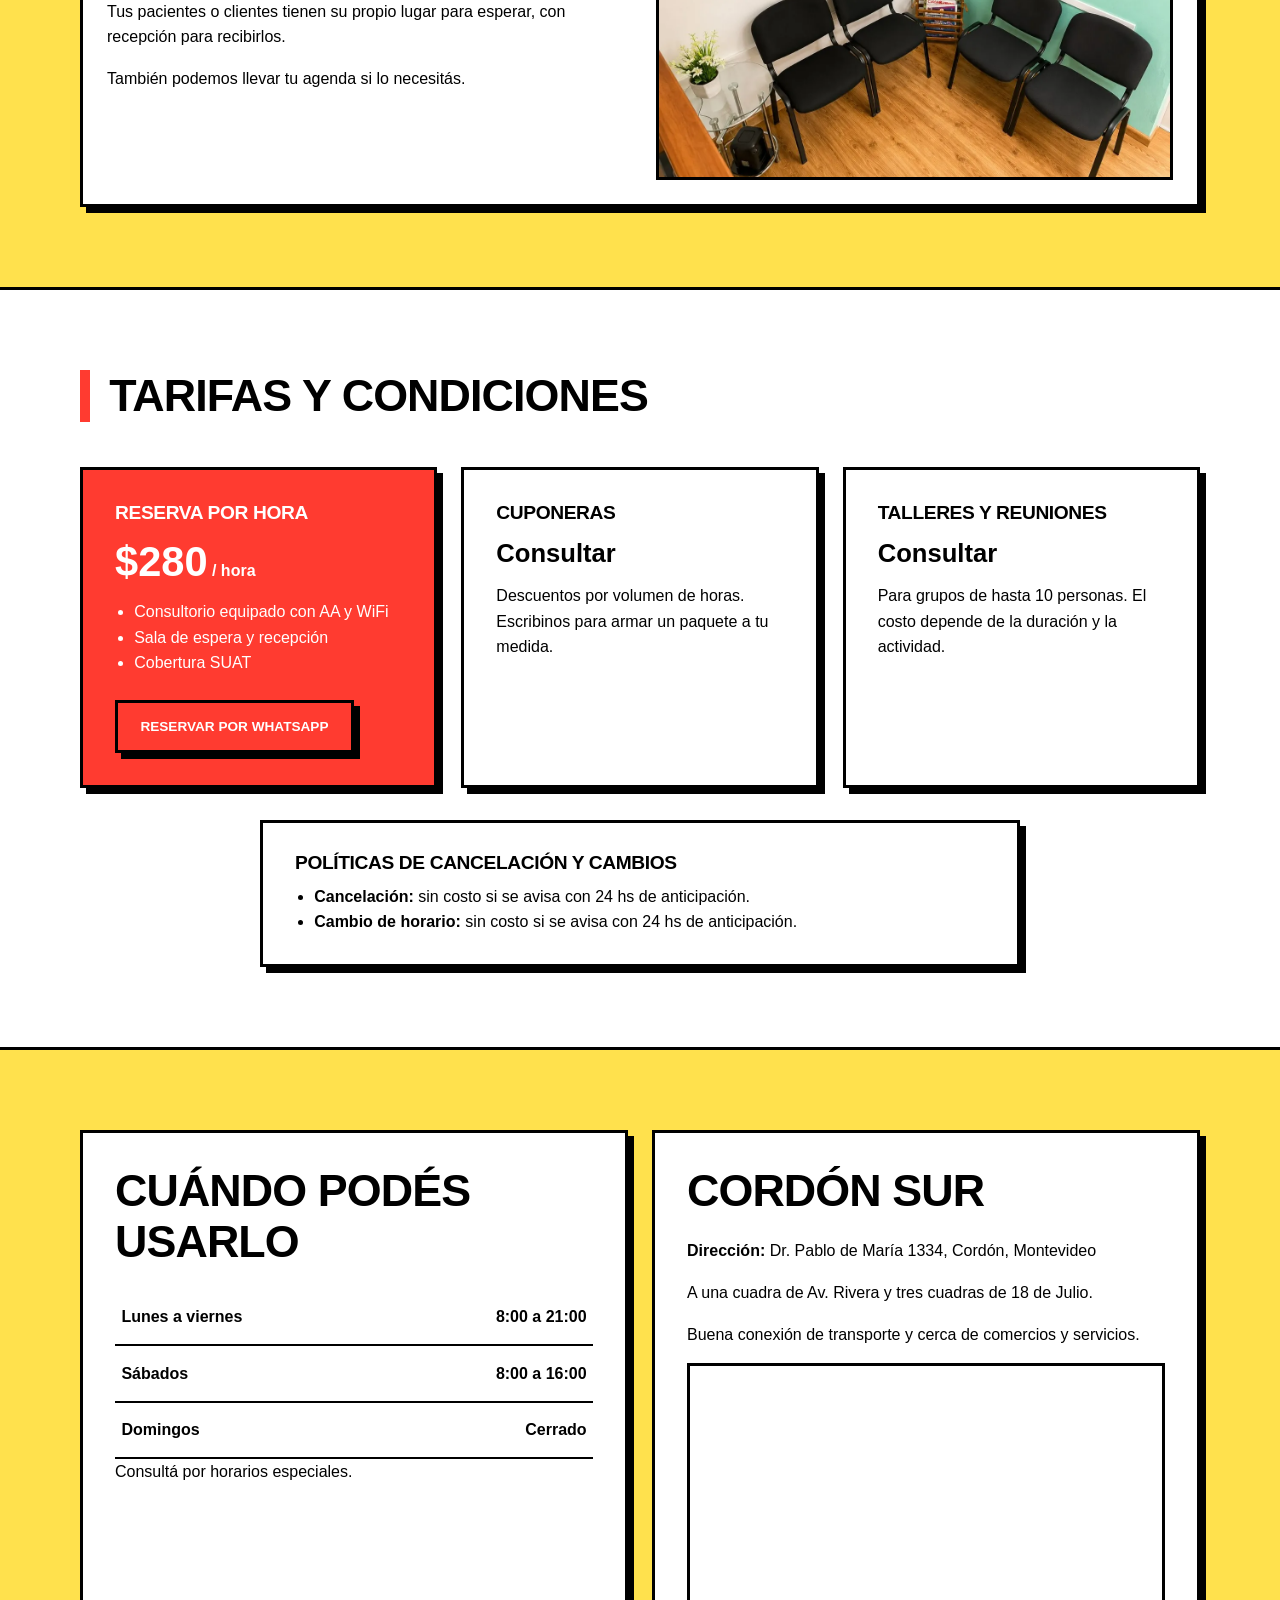
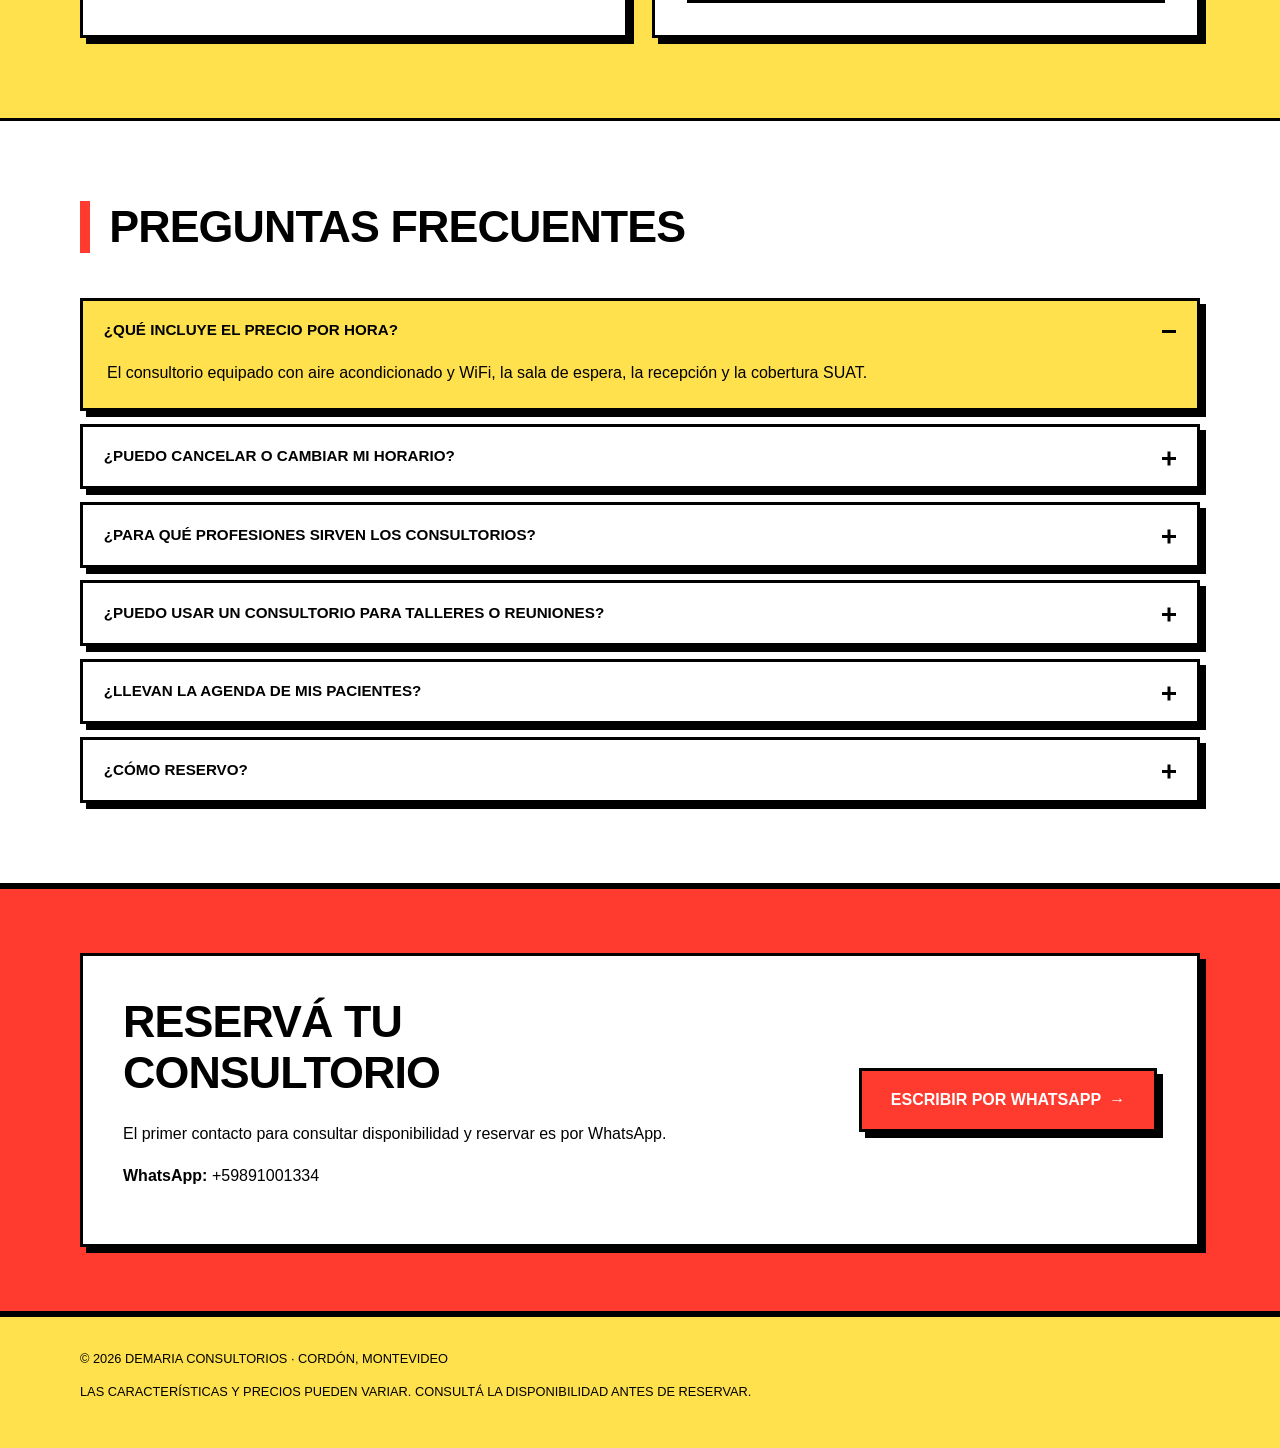
<file: versiones/v4-brutalista.html>
<!DOCTYPE html>
<html lang="es">
<head>
  <meta charset="UTF-8">
  <meta name="viewport" content="width=device-width, initial-scale=1.0">
  <title>DeMaria Consultorios · Versión 4 · Brutalista</title>
  <meta name="description" content="Alquiler de consultorios en Cordón Sur, Montevideo. 4 consultorios equipados con aire acondicionado y WiFi. $280 por hora. Reservas por WhatsApp.">
  <link rel="stylesheet" href="../css/base.css">
  <link rel="stylesheet" href="../css/brutalista.css">
</head>
<body>
  <div class="fondo" aria-hidden="true"><span></span><span></span><span></span></div>

  <header class="encabezado">
    <div class="contenedor encabezado__interior vidrio">
      <a href="#inicio" class="marca">DeMaria <span>Consultorios</span></a>
      <button class="menu-toggle" aria-label="Abrir menú" aria-expanded="false" aria-controls="menu">
        <span></span><span></span><span></span>
      </button>
      <nav id="menu" class="menu">
        <a href="#espacios">Espacios</a>
        <a href="#precios">Precios</a>
        <a href="#horarios">Horarios</a>
        <a href="#faq">Preguntas</a>
        <a href="#ubicacion">Ubicación</a>
        <a href="#contacto" class="boton boton--primario boton--compacto js-whatsapp">Reservar</a>
        <a href="../galeria.html" class="volver-galeria">Versiones</a>
      </nav>
    </div>
  </header>

  <main>

    <!-- INICIO -->
    <section id="inicio" class="inicio">
      <div class="contenedor inicio__grilla">
        <div class="inicio__texto-bloque">
          <h1>Consultorios equipados para tu profesión</h1>
          <p class="inicio__resumen">Cuatro consultorios en Cordón Sur, Montevideo, para abogados, escribanos, psicólogos, médicos, fisioterapeutas y terapias alternativas. Listos para atender desde el primer día.</p>
          <div class="inicio__acciones">
            <a href="#contacto" class="boton boton--primario js-whatsapp">
              Reservar por WhatsApp <span class="flecha" aria-hidden="true">→</span>
            </a>
            <a href="#precios" class="boton boton--secundario">Ver precios</a>
          </div>
        </div>

        <div class="inicio__visual">
          <img src="../imagenes/consultorio-3.webp" alt="Consultorio 3 con sillones marrones y escritorio">
          <div class="chip-flotante vidrio">
            <span class="chip-flotante__monto" data-config="precioHora">$280</span>
            <span class="chip-flotante__texto">por hora</span>
          </div>
        </div>
      </div>
    </section>

    <!-- DATOS RÁPIDOS -->
    <section class="datos">
      <div class="contenedor datos__grilla">
        <div class="dato vidrio">
          <strong>4</strong>
          <span>consultorios</span>
        </div>
        <div class="dato vidrio">
          <strong data-config="precioHora">$280</strong>
          <span>por hora</span>
        </div>
        <div class="dato vidrio">
          <strong>AA + WiFi</strong>
          <span>en todos los espacios</span>
        </div>
        <div class="dato vidrio">
          <strong>SUAT</strong>
          <span>cobertura disponible</span>
        </div>
      </div>
    </section>

    <!-- CARACTERÍSTICAS (BENTO) -->
    <section id="servicios" class="seccion">
      <div class="contenedor">
        <header class="seccion__encabezado">
          <h2>Todo lo que necesitás para atender</h2>
          <p>Un espacio privado y completo, sin preocuparte por la logística.</p>
        </header>

        <div class="bento">
          <article class="bento__tile bento__tile--grande vidrio">
            <img src="../imagenes/consultorio-4.webp" alt="Consultorio con sillones y ventanas de vidrio">
            <div class="bento__texto">
              <h3>Consultorios privados</h3>
              <p>Cuatro espacios independientes, cada uno con aire acondicionado y WiFi.</p>
            </div>
          </article>

          <article class="bento__tile vidrio">
            <h3>Reserva por hora</h3>
            <p class="bento__monto" data-config="precioHora">$280</p>
            <p>Cuponeras y paquetes a consultar.</p>
          </article>

          <article class="bento__tile vidrio">
            <h3>Recepción y espera</h3>
            <p>Sala de espera y recepción para tus pacientes o clientes.</p>
            <p class="bento__extra">Podemos llevar tu agenda si lo necesitás.</p>
          </article>

          <article class="bento__tile bento__tile--ancha vidrio">
            <h3>Cobertura SUAT</h3>
            <p>Atendé a tus pacientes con la cobertura que ya utilizan.</p>
          </article>

          <article class="bento__tile vidrio">
            <h3>Talleres y reuniones</h3>
            <p>Uno de los consultorios para grupos de hasta <span data-config="tallerMaximo">10</span> personas.</p>
          </article>
        </div>
      </div>
    </section>

    <!-- CONSULTORIOS -->
    <section id="espacios" class="seccion seccion--suave">
      <div class="contenedor">
        <header class="seccion__encabezado">
          <h2>Nuestros consultorios</h2>
          <p>Elegí el espacio que mejor se adapte a tu actividad.</p>
        </header>

        <div class="espacios__grilla">
          <article class="tarjeta vidrio">
            <img src="../imagenes/consultorio-2-escritorio.webp" alt="Consultorio 2 con escritorio y camilla">
            <div class="tarjeta__cuerpo">
              <h3>Consultorio 2</h3>
              <p>Ideal para atención médica, odontología, fisioterapia y consultas que requieran escritorio.</p>
              <ul class="etiquetas">
                <li>Escritorio</li>
                <li>Camilla</li>
                <li>AA</li>
                <li>WiFi</li>
              </ul>
            </div>
          </article>

          <article class="tarjeta vidrio">
            <img src="../imagenes/consultorio-3.webp" alt="Consultorio 3 con sillones marrones y escritorio">
            <div class="tarjeta__cuerpo">
              <h3>Consultorio 3</h3>
              <p>Ideal para abogados, escribanos, psicólogos y consultas con escritorio.</p>
              <ul class="etiquetas">
                <li>Escritorio</li>
                <li>Sillones</li>
                <li>AA</li>
                <li>WiFi</li>
              </ul>
            </div>
          </article>

          <article class="tarjeta vidrio">
            <img src="../imagenes/consultorio-4.webp" alt="Consultorio 4 con sillones y ventanas de vidrio">
            <div class="tarjeta__cuerpo">
              <h3>Consultorio 4</h3>
              <p>Ideal para psicología, coaching y sesiones individuales.</p>
              <ul class="etiquetas">
                <li>Sillones</li>
                <li>AA</li>
                <li>WiFi</li>
              </ul>
            </div>
          </article>

          <article class="tarjeta vidrio">
            <img src="../imagenes/consultorio-5-camilla.webp" alt="Consultorio 5 con camilla y reloj">
            <div class="tarjeta__cuerpo">
              <h3>Consultorio 5</h3>
              <p>Ideal para masajes, fisioterapia, reiki y terapias corporales.</p>
              <ul class="etiquetas">
                <li>Camilla</li>
                <li>AA</li>
                <li>WiFi</li>
              </ul>
            </div>
          </article>
        </div>

        <div class="galeria" aria-label="Más fotos de los consultorios">
          <img src="../imagenes/consultorio-2-sillones.webp" alt="Consultorio 2 con sillones negros y televisor">
          <img src="../imagenes/consultorio-5-sillones.webp" alt="Consultorio 5 con sillones grises">
          <img src="../imagenes/consultorio-5-camilla-2.webp" alt="Consultorio 5 con camilla de masajes">
        </div>
      </div>
    </section>

    <!-- SALA DE ESPERA -->
    <section class="seccion">
      <div class="contenedor espera__grilla vidrio">
        <div class="espera__texto">
          <h2>Sala de espera y recepción</h2>
          <p>Tus pacientes o clientes tienen su propio lugar para esperar, con recepción para recibirlos.</p>
          <p>También podemos llevar tu agenda si lo necesitás.</p>
        </div>
        <img src="../imagenes/sala-espera.webp" alt="Sala de espera con sillas negras y cuadro de otoño">
      </div>
    </section>

    <!-- PRECIOS -->
    <section id="precios" class="seccion seccion--suave">
      <div class="contenedor">
        <header class="seccion__encabezado">
          <h2>Tarifas y condiciones</h2>
        </header>

        <div class="precios__grilla">
          <div class="precio vidrio precio--destacado">
            <h3>Reserva por hora</h3>
            <p class="precio__monto"><span data-config="precioHora">$280</span><span> / hora</span></p>
            <ul>
              <li>Consultorio equipado con AA y WiFi</li>
              <li>Sala de espera y recepción</li>
              <li>Cobertura SUAT</li>
            </ul>
            <a href="#contacto" class="boton boton--primario js-whatsapp">Reservar por WhatsApp</a>
          </div>

          <div class="precio vidrio">
            <h3>Cuponeras</h3>
            <p class="precio__monto precio__monto--consultar">Consultar</p>
            <p>Descuentos por volumen de horas. Escribinos para armar un paquete a tu medida.</p>
          </div>

          <div class="precio vidrio">
            <h3>Talleres y reuniones</h3>
            <p class="precio__monto precio__monto--consultar">Consultar</p>
            <p>Para grupos de hasta <span data-config="tallerMaximo">10</span> personas. El costo depende de la duración y la actividad.</p>
          </div>
        </div>

        <div class="politicas vidrio">
          <h3>Políticas de cancelación y cambios</h3>
          <ul>
            <li><strong>Cancelación:</strong> sin costo si se avisa con <span data-config="cancelacionHoras">24</span> hs de anticipación.</li>
            <li><strong>Cambio de horario:</strong> sin costo si se avisa con <span data-config="cancelacionHoras">24</span> hs de anticipación.</li>
          </ul>
        </div>
      </div>
    </section>

    <!-- HORARIOS Y UBICACIÓN -->
    <section id="horarios" class="seccion">
      <div class="contenedor horarios__grilla">
        <div class="vidrio bloque">
          <h2>Cuándo podés usarlo</h2>
          <table class="horarios">
            <tbody id="horarios-tbody">
              <tr><th scope="row">Lunes a viernes</th><td>8:00 a 21:00</td></tr>
              <tr><th scope="row">Sábados</th><td>8:00 a 16:00</td></tr>
              <tr><th scope="row">Domingos</th><td>Cerrado</td></tr>
            </tbody>
          </table>
          <p class="nota">Consultá por horarios especiales.</p>
        </div>

        <div id="ubicacion" class="vidrio bloque">
          <h2>Cordón Sur</h2>
          <p><strong>Dirección:</strong> <span class="completar" data-config="direccion">[COMPLETAR: dirección exacta]</span></p>
          <p>A una cuadra de Av. Rivera y tres cuadras de 18 de Julio.</p>
          <p>Buena conexión de transporte y cerca de comercios y servicios.</p>
          <div class="mapa mapa--vacio" aria-label="Mapa de ubicación">
            <span class="completar">[COMPLETAR: mapa en js/config.js]</span>
          </div>
        </div>
      </div>
    </section>

    <!-- FAQ -->
    <section id="faq" class="seccion seccion--suave">
      <div class="contenedor faq__contenedor">
        <header class="seccion__encabezado">
          <h2>Preguntas frecuentes</h2>
        </header>

        <div class="faq">
          <details class="faq__item vidrio" open>
            <summary>¿Qué incluye el precio por hora?<span class="faq__icono" aria-hidden="true"></span></summary>
            <p>El consultorio equipado con aire acondicionado y WiFi, la sala de espera, la recepción y la cobertura SUAT.</p>
          </details>
          <details class="faq__item vidrio">
            <summary>¿Puedo cancelar o cambiar mi horario?<span class="faq__icono" aria-hidden="true"></span></summary>
            <p>Sí. Cancelar y cambiar el horario es sin costo si avisás con 24 hs de anticipación.</p>
          </details>
          <details class="faq__item vidrio">
            <summary>¿Para qué profesiones sirven los consultorios?<span class="faq__icono" aria-hidden="true"></span></summary>
            <p>Para abogados, escribanos, psicólogos, médicos, fisioterapeutas, masajistas, reiki y otras terapias alternativas.</p>
          </details>
          <details class="faq__item vidrio">
            <summary>¿Puedo usar un consultorio para talleres o reuniones?<span class="faq__icono" aria-hidden="true"></span></summary>
            <p>Sí, uno de los consultorios admite hasta <span data-config="tallerMaximo">10</span> personas. El costo se consulta según la actividad.</p>
          </details>
          <details class="faq__item vidrio">
            <summary>¿Llevan la agenda de mis pacientes?<span class="faq__icono" aria-hidden="true"></span></summary>
            <p>Sí, si lo querés llevamos tu agenda. Consultanos los detalles.</p>
          </details>
          <details class="faq__item vidrio">
            <summary>¿Cómo reservo?<span class="faq__icono" aria-hidden="true"></span></summary>
            <p>Escribinos por WhatsApp para consultar disponibilidad y reservar el horario que necesitás.</p>
          </details>
        </div>
      </div>
    </section>

    <!-- CONTACTO -->
    <section id="contacto" class="contacto">
      <div class="contenedor contacto__grilla vidrio">
        <div>
          <h2>Reservá tu consultorio</h2>
          <p>El primer contacto para consultar disponibilidad y reservar es por WhatsApp.</p>
          <p class="contacto__linea"><strong>WhatsApp:</strong> <span class="completar" data-config="whatsappVisible">[COMPLETAR: número]</span></p>
        </div>
        <div class="contacto__accion">
          <a href="#" class="boton boton--primario boton--grande js-whatsapp">
            Escribir por WhatsApp <span class="flecha" aria-hidden="true">→</span>
          </a>
        </div>
      </div>
    </section>

  </main>

  <footer class="pie">
    <div class="contenedor pie__interior">
      <p>&copy; <span id="anio"></span> DeMaria Consultorios · Cordón, Montevideo</p>
      <p class="pie__nota">Las características y precios pueden variar. Consultá la disponibilidad antes de reservar.</p>
    </div>
  </footer>

  <script src="../js/config.js"></script>
  <script src="../js/main.js"></script>
</body>
</html>
</file>
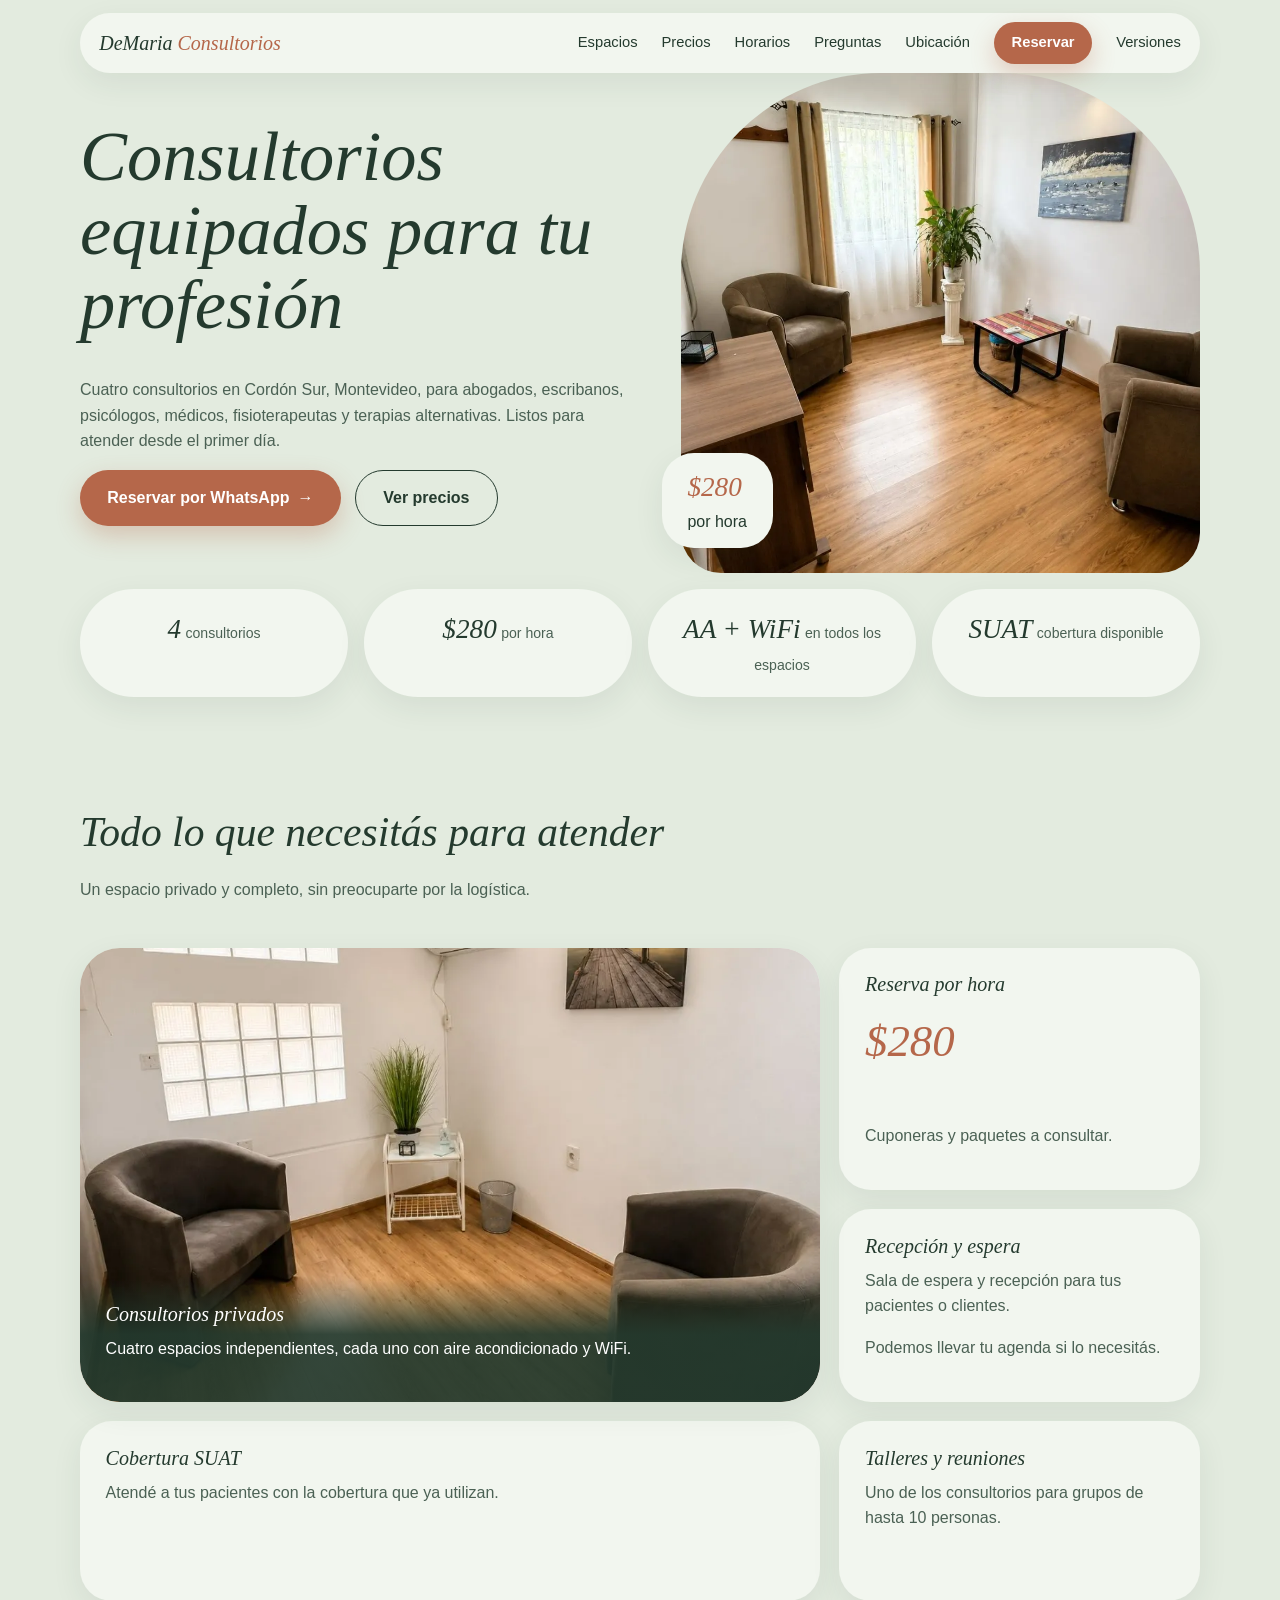
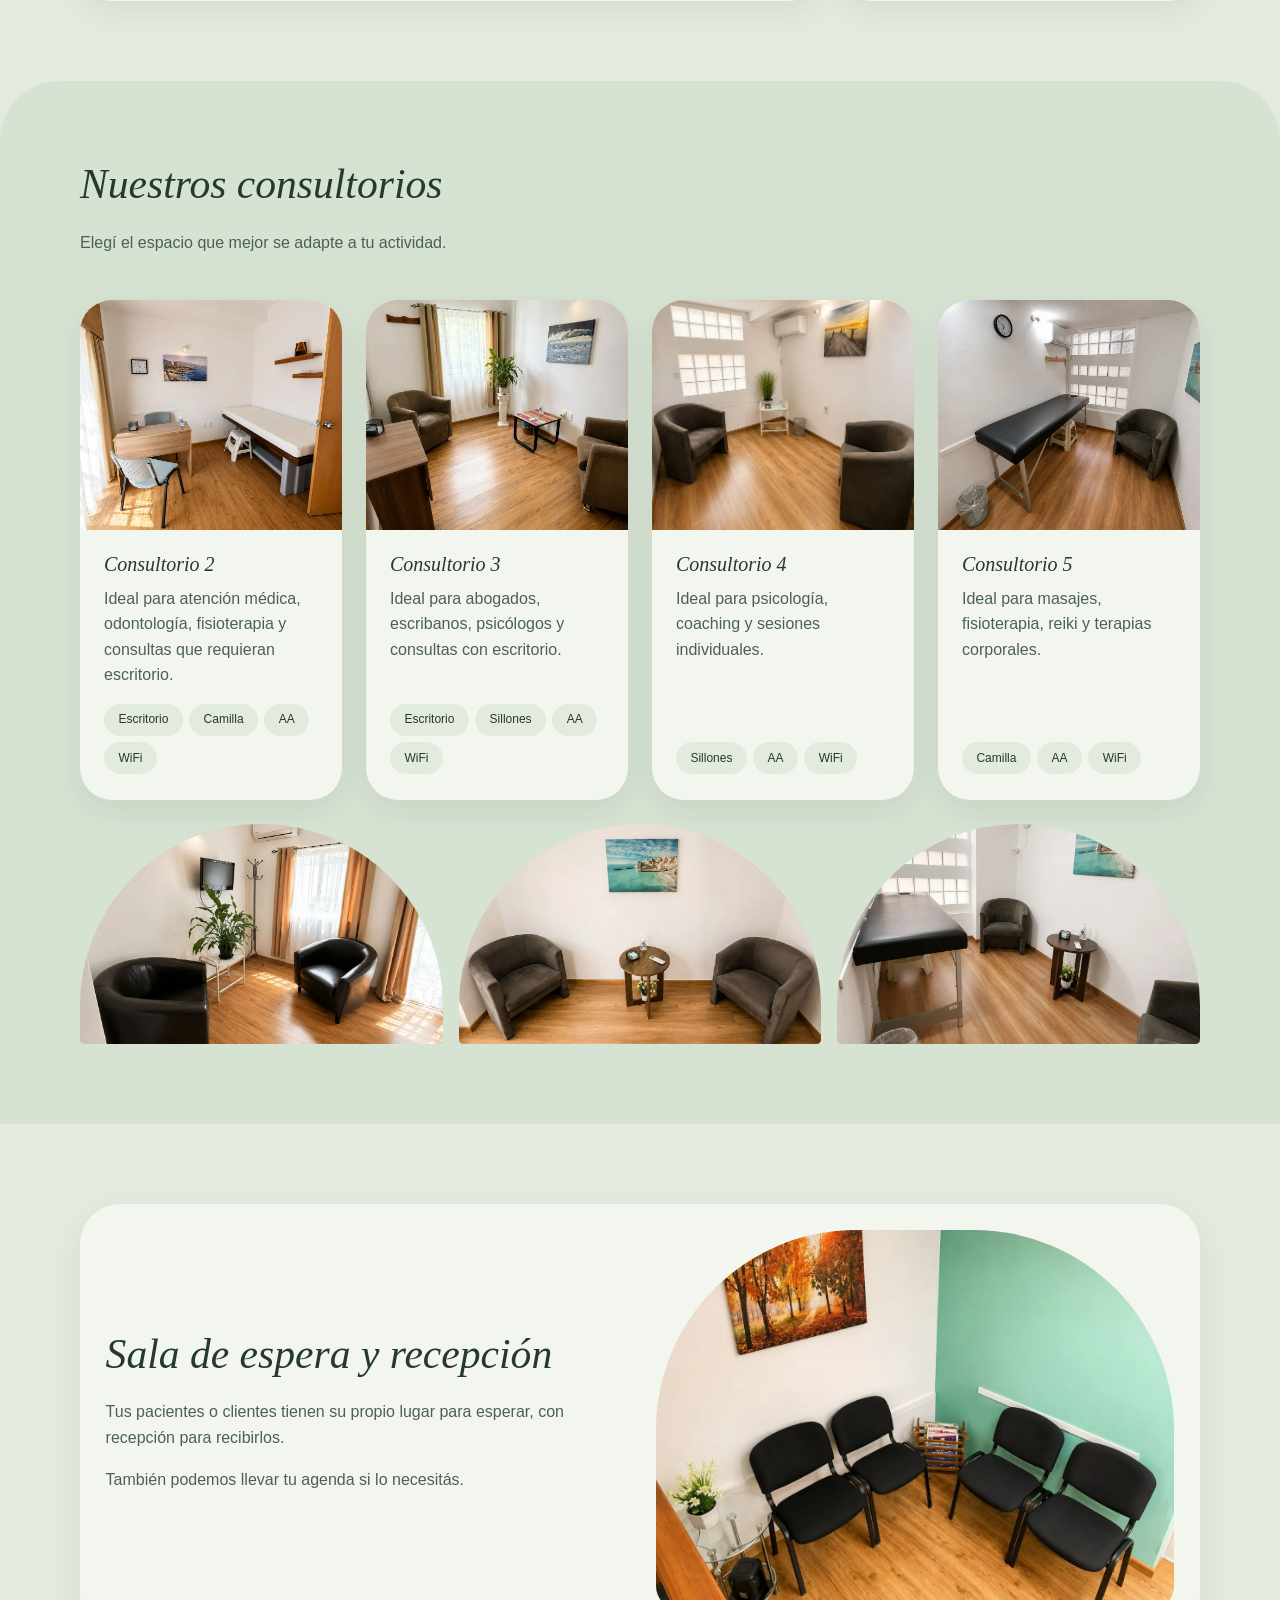
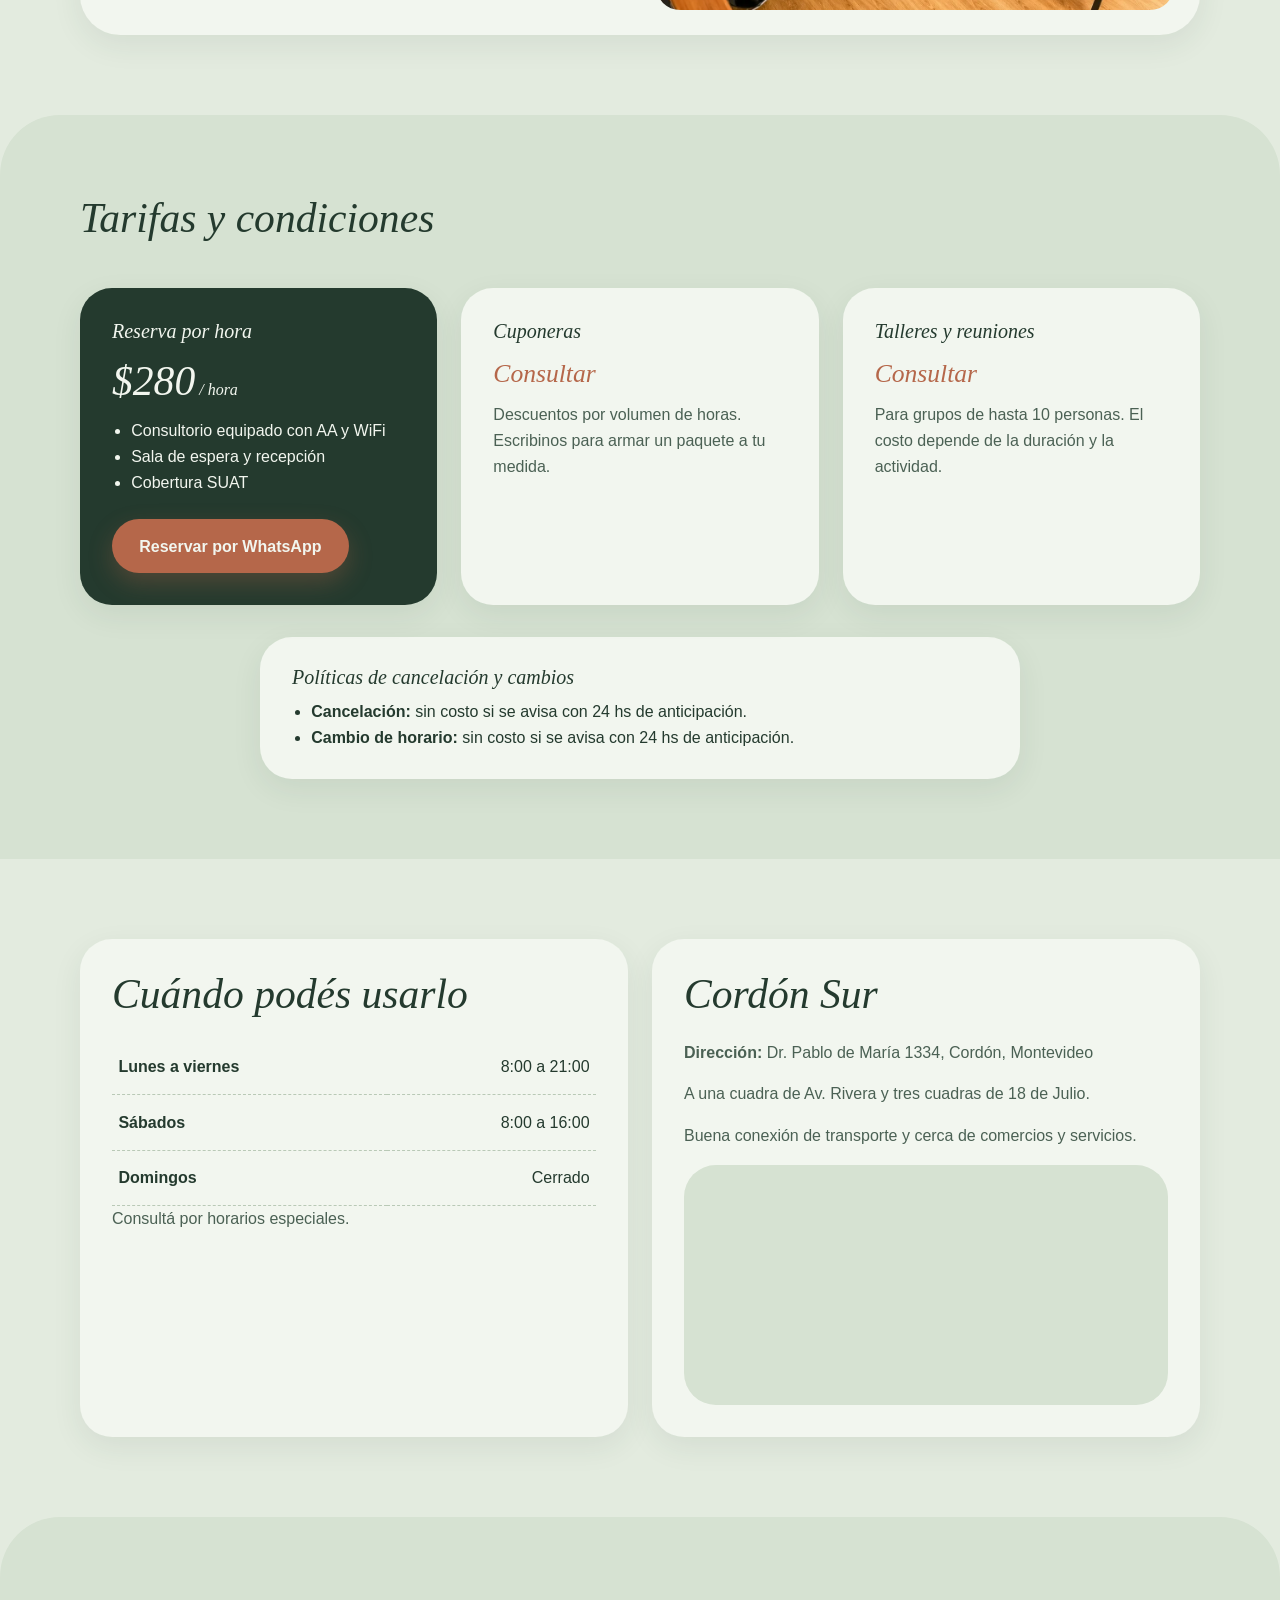
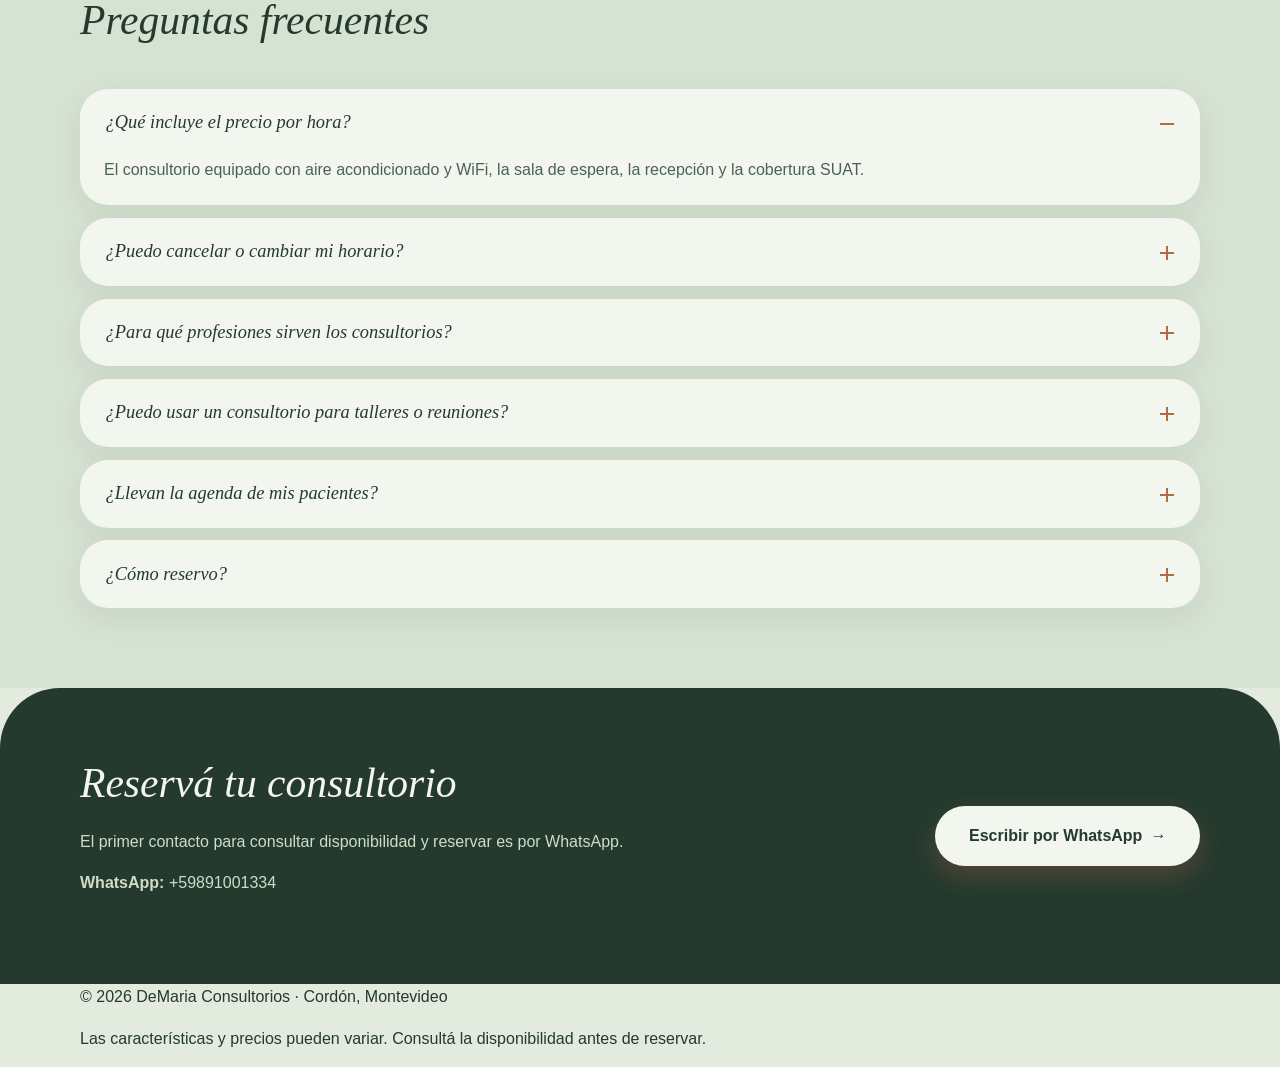
<file: versiones/v5-organico.html>
<!DOCTYPE html>
<html lang="es">
<head>
  <meta charset="UTF-8">
  <meta name="viewport" content="width=device-width, initial-scale=1.0">
  <title>DeMaria Consultorios · Versión 5 · Orgánico</title>
  <meta name="description" content="Alquiler de consultorios en Cordón Sur, Montevideo. 4 consultorios equipados con aire acondicionado y WiFi. $280 por hora. Reservas por WhatsApp.">
  <link rel="stylesheet" href="../css/base.css">
  <link rel="stylesheet" href="../css/organico.css">
</head>
<body>
  <div class="fondo" aria-hidden="true"><span></span><span></span><span></span></div>

  <header class="encabezado">
    <div class="contenedor encabezado__interior vidrio">
      <a href="#inicio" class="marca">DeMaria <span>Consultorios</span></a>
      <button class="menu-toggle" aria-label="Abrir menú" aria-expanded="false" aria-controls="menu">
        <span></span><span></span><span></span>
      </button>
      <nav id="menu" class="menu">
        <a href="#espacios">Espacios</a>
        <a href="#precios">Precios</a>
        <a href="#horarios">Horarios</a>
        <a href="#faq">Preguntas</a>
        <a href="#ubicacion">Ubicación</a>
        <a href="#contacto" class="boton boton--primario boton--compacto js-whatsapp">Reservar</a>
        <a href="../galeria.html" class="volver-galeria">Versiones</a>
      </nav>
    </div>
  </header>

  <main>

    <!-- INICIO -->
    <section id="inicio" class="inicio">
      <div class="contenedor inicio__grilla">
        <div class="inicio__texto-bloque">
          <h1>Consultorios equipados para tu profesión</h1>
          <p class="inicio__resumen">Cuatro consultorios en Cordón Sur, Montevideo, para abogados, escribanos, psicólogos, médicos, fisioterapeutas y terapias alternativas. Listos para atender desde el primer día.</p>
          <div class="inicio__acciones">
            <a href="#contacto" class="boton boton--primario js-whatsapp">
              Reservar por WhatsApp <span class="flecha" aria-hidden="true">→</span>
            </a>
            <a href="#precios" class="boton boton--secundario">Ver precios</a>
          </div>
        </div>

        <div class="inicio__visual">
          <img src="../imagenes/consultorio-3.webp" alt="Consultorio 3 con sillones marrones y escritorio">
          <div class="chip-flotante vidrio">
            <span class="chip-flotante__monto" data-config="precioHora">$280</span>
            <span class="chip-flotante__texto">por hora</span>
          </div>
        </div>
      </div>
    </section>

    <!-- DATOS RÁPIDOS -->
    <section class="datos">
      <div class="contenedor datos__grilla">
        <div class="dato vidrio">
          <strong>4</strong>
          <span>consultorios</span>
        </div>
        <div class="dato vidrio">
          <strong data-config="precioHora">$280</strong>
          <span>por hora</span>
        </div>
        <div class="dato vidrio">
          <strong>AA + WiFi</strong>
          <span>en todos los espacios</span>
        </div>
        <div class="dato vidrio">
          <strong>SUAT</strong>
          <span>cobertura disponible</span>
        </div>
      </div>
    </section>

    <!-- CARACTERÍSTICAS (BENTO) -->
    <section id="servicios" class="seccion">
      <div class="contenedor">
        <header class="seccion__encabezado">
          <h2>Todo lo que necesitás para atender</h2>
          <p>Un espacio privado y completo, sin preocuparte por la logística.</p>
        </header>

        <div class="bento">
          <article class="bento__tile bento__tile--grande vidrio">
            <img src="../imagenes/consultorio-4.webp" alt="Consultorio con sillones y ventanas de vidrio">
            <div class="bento__texto">
              <h3>Consultorios privados</h3>
              <p>Cuatro espacios independientes, cada uno con aire acondicionado y WiFi.</p>
            </div>
          </article>

          <article class="bento__tile vidrio">
            <h3>Reserva por hora</h3>
            <p class="bento__monto" data-config="precioHora">$280</p>
            <p>Cuponeras y paquetes a consultar.</p>
          </article>

          <article class="bento__tile vidrio">
            <h3>Recepción y espera</h3>
            <p>Sala de espera y recepción para tus pacientes o clientes.</p>
            <p class="bento__extra">Podemos llevar tu agenda si lo necesitás.</p>
          </article>

          <article class="bento__tile bento__tile--ancha vidrio">
            <h3>Cobertura SUAT</h3>
            <p>Atendé a tus pacientes con la cobertura que ya utilizan.</p>
          </article>

          <article class="bento__tile vidrio">
            <h3>Talleres y reuniones</h3>
            <p>Uno de los consultorios para grupos de hasta <span data-config="tallerMaximo">10</span> personas.</p>
          </article>
        </div>
      </div>
    </section>

    <!-- CONSULTORIOS -->
    <section id="espacios" class="seccion seccion--suave">
      <div class="contenedor">
        <header class="seccion__encabezado">
          <h2>Nuestros consultorios</h2>
          <p>Elegí el espacio que mejor se adapte a tu actividad.</p>
        </header>

        <div class="espacios__grilla">
          <article class="tarjeta vidrio">
            <img src="../imagenes/consultorio-2-escritorio.webp" alt="Consultorio 2 con escritorio y camilla">
            <div class="tarjeta__cuerpo">
              <h3>Consultorio 2</h3>
              <p>Ideal para atención médica, odontología, fisioterapia y consultas que requieran escritorio.</p>
              <ul class="etiquetas">
                <li>Escritorio</li>
                <li>Camilla</li>
                <li>AA</li>
                <li>WiFi</li>
              </ul>
            </div>
          </article>

          <article class="tarjeta vidrio">
            <img src="../imagenes/consultorio-3.webp" alt="Consultorio 3 con sillones marrones y escritorio">
            <div class="tarjeta__cuerpo">
              <h3>Consultorio 3</h3>
              <p>Ideal para abogados, escribanos, psicólogos y consultas con escritorio.</p>
              <ul class="etiquetas">
                <li>Escritorio</li>
                <li>Sillones</li>
                <li>AA</li>
                <li>WiFi</li>
              </ul>
            </div>
          </article>

          <article class="tarjeta vidrio">
            <img src="../imagenes/consultorio-4.webp" alt="Consultorio 4 con sillones y ventanas de vidrio">
            <div class="tarjeta__cuerpo">
              <h3>Consultorio 4</h3>
              <p>Ideal para psicología, coaching y sesiones individuales.</p>
              <ul class="etiquetas">
                <li>Sillones</li>
                <li>AA</li>
                <li>WiFi</li>
              </ul>
            </div>
          </article>

          <article class="tarjeta vidrio">
            <img src="../imagenes/consultorio-5-camilla.webp" alt="Consultorio 5 con camilla y reloj">
            <div class="tarjeta__cuerpo">
              <h3>Consultorio 5</h3>
              <p>Ideal para masajes, fisioterapia, reiki y terapias corporales.</p>
              <ul class="etiquetas">
                <li>Camilla</li>
                <li>AA</li>
                <li>WiFi</li>
              </ul>
            </div>
          </article>
        </div>

        <div class="galeria" aria-label="Más fotos de los consultorios">
          <img src="../imagenes/consultorio-2-sillones.webp" alt="Consultorio 2 con sillones negros y televisor">
          <img src="../imagenes/consultorio-5-sillones.webp" alt="Consultorio 5 con sillones grises">
          <img src="../imagenes/consultorio-5-camilla-2.webp" alt="Consultorio 5 con camilla de masajes">
        </div>
      </div>
    </section>

    <!-- SALA DE ESPERA -->
    <section class="seccion">
      <div class="contenedor espera__grilla vidrio">
        <div class="espera__texto">
          <h2>Sala de espera y recepción</h2>
          <p>Tus pacientes o clientes tienen su propio lugar para esperar, con recepción para recibirlos.</p>
          <p>También podemos llevar tu agenda si lo necesitás.</p>
        </div>
        <img src="../imagenes/sala-espera.webp" alt="Sala de espera con sillas negras y cuadro de otoño">
      </div>
    </section>

    <!-- PRECIOS -->
    <section id="precios" class="seccion seccion--suave">
      <div class="contenedor">
        <header class="seccion__encabezado">
          <h2>Tarifas y condiciones</h2>
        </header>

        <div class="precios__grilla">
          <div class="precio vidrio precio--destacado">
            <h3>Reserva por hora</h3>
            <p class="precio__monto"><span data-config="precioHora">$280</span><span> / hora</span></p>
            <ul>
              <li>Consultorio equipado con AA y WiFi</li>
              <li>Sala de espera y recepción</li>
              <li>Cobertura SUAT</li>
            </ul>
            <a href="#contacto" class="boton boton--primario js-whatsapp">Reservar por WhatsApp</a>
          </div>

          <div class="precio vidrio">
            <h3>Cuponeras</h3>
            <p class="precio__monto precio__monto--consultar">Consultar</p>
            <p>Descuentos por volumen de horas. Escribinos para armar un paquete a tu medida.</p>
          </div>

          <div class="precio vidrio">
            <h3>Talleres y reuniones</h3>
            <p class="precio__monto precio__monto--consultar">Consultar</p>
            <p>Para grupos de hasta <span data-config="tallerMaximo">10</span> personas. El costo depende de la duración y la actividad.</p>
          </div>
        </div>

        <div class="politicas vidrio">
          <h3>Políticas de cancelación y cambios</h3>
          <ul>
            <li><strong>Cancelación:</strong> sin costo si se avisa con <span data-config="cancelacionHoras">24</span> hs de anticipación.</li>
            <li><strong>Cambio de horario:</strong> sin costo si se avisa con <span data-config="cancelacionHoras">24</span> hs de anticipación.</li>
          </ul>
        </div>
      </div>
    </section>

    <!-- HORARIOS Y UBICACIÓN -->
    <section id="horarios" class="seccion">
      <div class="contenedor horarios__grilla">
        <div class="vidrio bloque">
          <h2>Cuándo podés usarlo</h2>
          <table class="horarios">
            <tbody id="horarios-tbody">
              <tr><th scope="row">Lunes a viernes</th><td>8:00 a 21:00</td></tr>
              <tr><th scope="row">Sábados</th><td>8:00 a 16:00</td></tr>
              <tr><th scope="row">Domingos</th><td>Cerrado</td></tr>
            </tbody>
          </table>
          <p class="nota">Consultá por horarios especiales.</p>
        </div>

        <div id="ubicacion" class="vidrio bloque">
          <h2>Cordón Sur</h2>
          <p><strong>Dirección:</strong> <span class="completar" data-config="direccion">[COMPLETAR: dirección exacta]</span></p>
          <p>A una cuadra de Av. Rivera y tres cuadras de 18 de Julio.</p>
          <p>Buena conexión de transporte y cerca de comercios y servicios.</p>
          <div class="mapa mapa--vacio" aria-label="Mapa de ubicación">
            <span class="completar">[COMPLETAR: mapa en js/config.js]</span>
          </div>
        </div>
      </div>
    </section>

    <!-- FAQ -->
    <section id="faq" class="seccion seccion--suave">
      <div class="contenedor faq__contenedor">
        <header class="seccion__encabezado">
          <h2>Preguntas frecuentes</h2>
        </header>

        <div class="faq">
          <details class="faq__item vidrio" open>
            <summary>¿Qué incluye el precio por hora?<span class="faq__icono" aria-hidden="true"></span></summary>
            <p>El consultorio equipado con aire acondicionado y WiFi, la sala de espera, la recepción y la cobertura SUAT.</p>
          </details>
          <details class="faq__item vidrio">
            <summary>¿Puedo cancelar o cambiar mi horario?<span class="faq__icono" aria-hidden="true"></span></summary>
            <p>Sí. Cancelar y cambiar el horario es sin costo si avisás con 24 hs de anticipación.</p>
          </details>
          <details class="faq__item vidrio">
            <summary>¿Para qué profesiones sirven los consultorios?<span class="faq__icono" aria-hidden="true"></span></summary>
            <p>Para abogados, escribanos, psicólogos, médicos, fisioterapeutas, masajistas, reiki y otras terapias alternativas.</p>
          </details>
          <details class="faq__item vidrio">
            <summary>¿Puedo usar un consultorio para talleres o reuniones?<span class="faq__icono" aria-hidden="true"></span></summary>
            <p>Sí, uno de los consultorios admite hasta <span data-config="tallerMaximo">10</span> personas. El costo se consulta según la actividad.</p>
          </details>
          <details class="faq__item vidrio">
            <summary>¿Llevan la agenda de mis pacientes?<span class="faq__icono" aria-hidden="true"></span></summary>
            <p>Sí, si lo querés llevamos tu agenda. Consultanos los detalles.</p>
          </details>
          <details class="faq__item vidrio">
            <summary>¿Cómo reservo?<span class="faq__icono" aria-hidden="true"></span></summary>
            <p>Escribinos por WhatsApp para consultar disponibilidad y reservar el horario que necesitás.</p>
          </details>
        </div>
      </div>
    </section>

    <!-- CONTACTO -->
    <section id="contacto" class="contacto">
      <div class="contenedor contacto__grilla vidrio">
        <div>
          <h2>Reservá tu consultorio</h2>
          <p>El primer contacto para consultar disponibilidad y reservar es por WhatsApp.</p>
          <p class="contacto__linea"><strong>WhatsApp:</strong> <span class="completar" data-config="whatsappVisible">[COMPLETAR: número]</span></p>
        </div>
        <div class="contacto__accion">
          <a href="#" class="boton boton--primario boton--grande js-whatsapp">
            Escribir por WhatsApp <span class="flecha" aria-hidden="true">→</span>
          </a>
        </div>
      </div>
    </section>

  </main>

  <footer class="pie">
    <div class="contenedor pie__interior">
      <p>&copy; <span id="anio"></span> DeMaria Consultorios · Cordón, Montevideo</p>
      <p class="pie__nota">Las características y precios pueden variar. Consultá la disponibilidad antes de reservar.</p>
    </div>
  </footer>

  <script src="../js/config.js"></script>
  <script src="../js/main.js"></script>
</body>
</html>
</file>
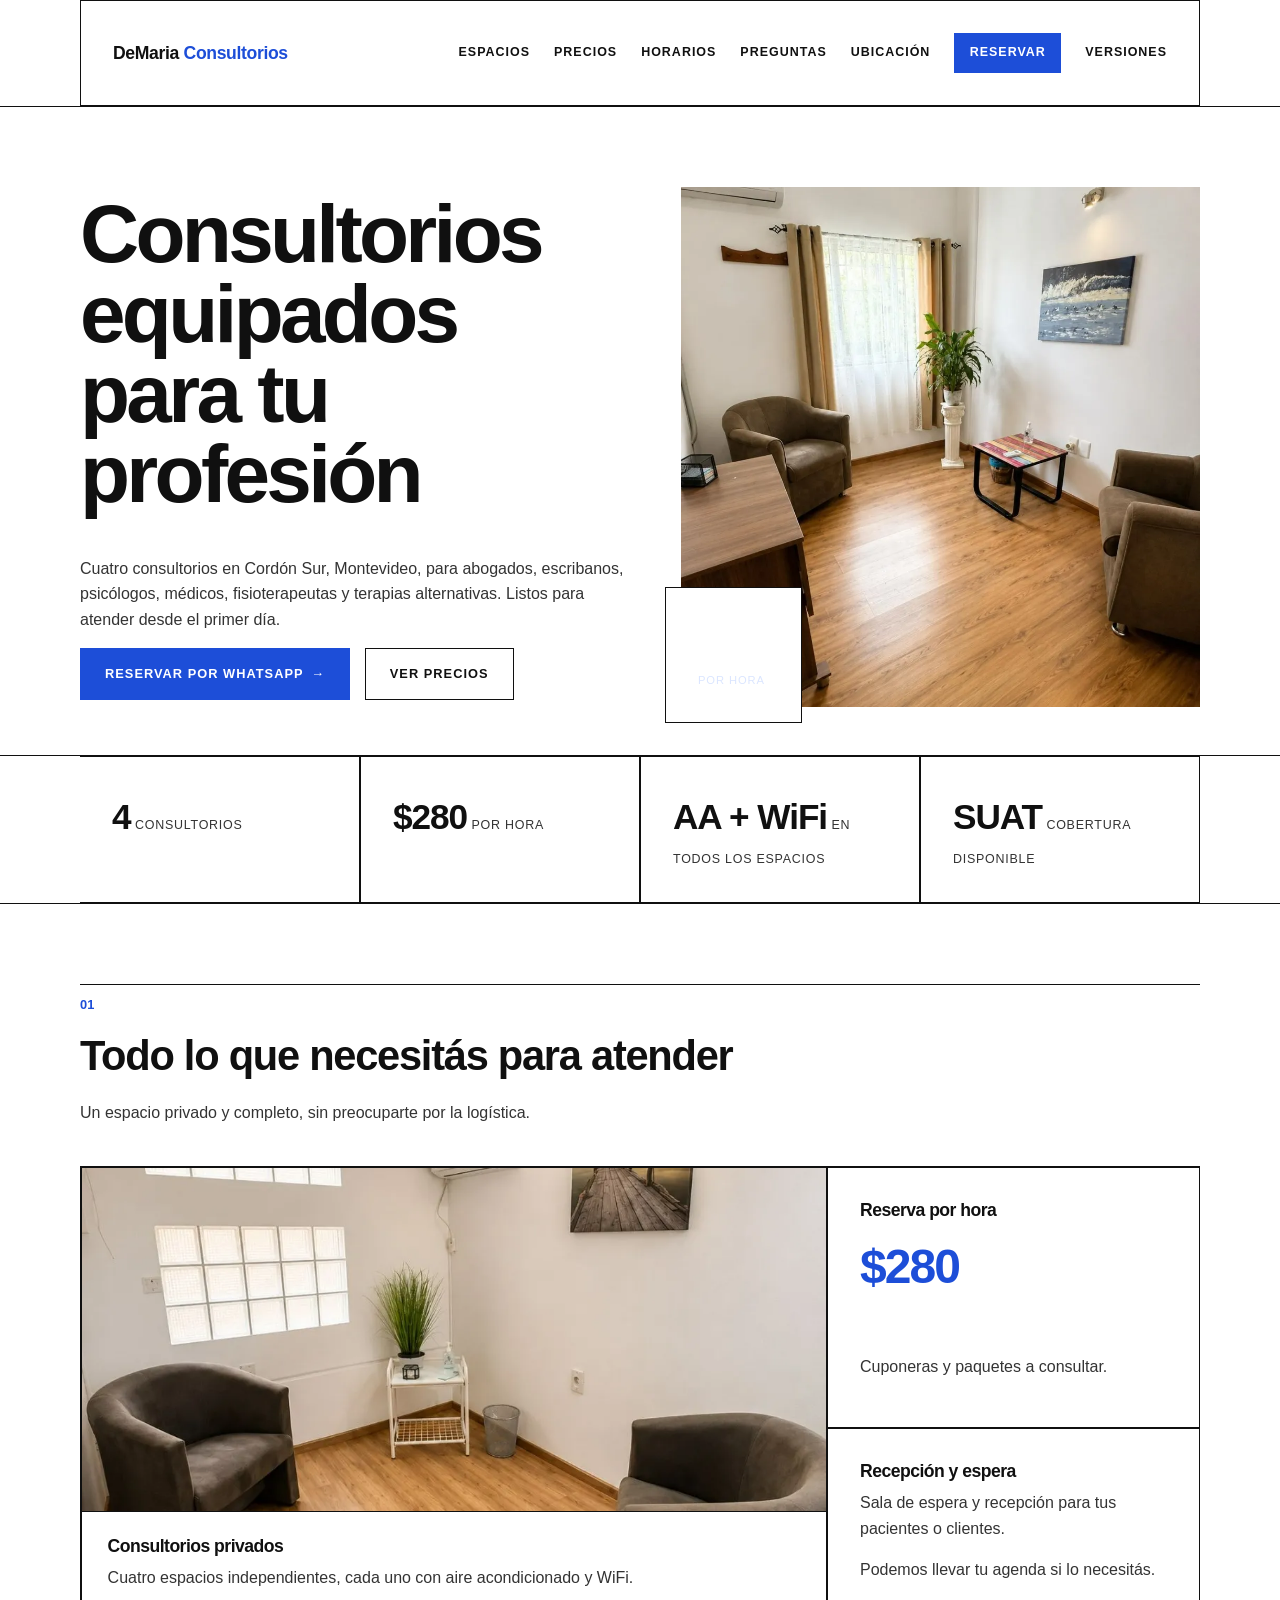
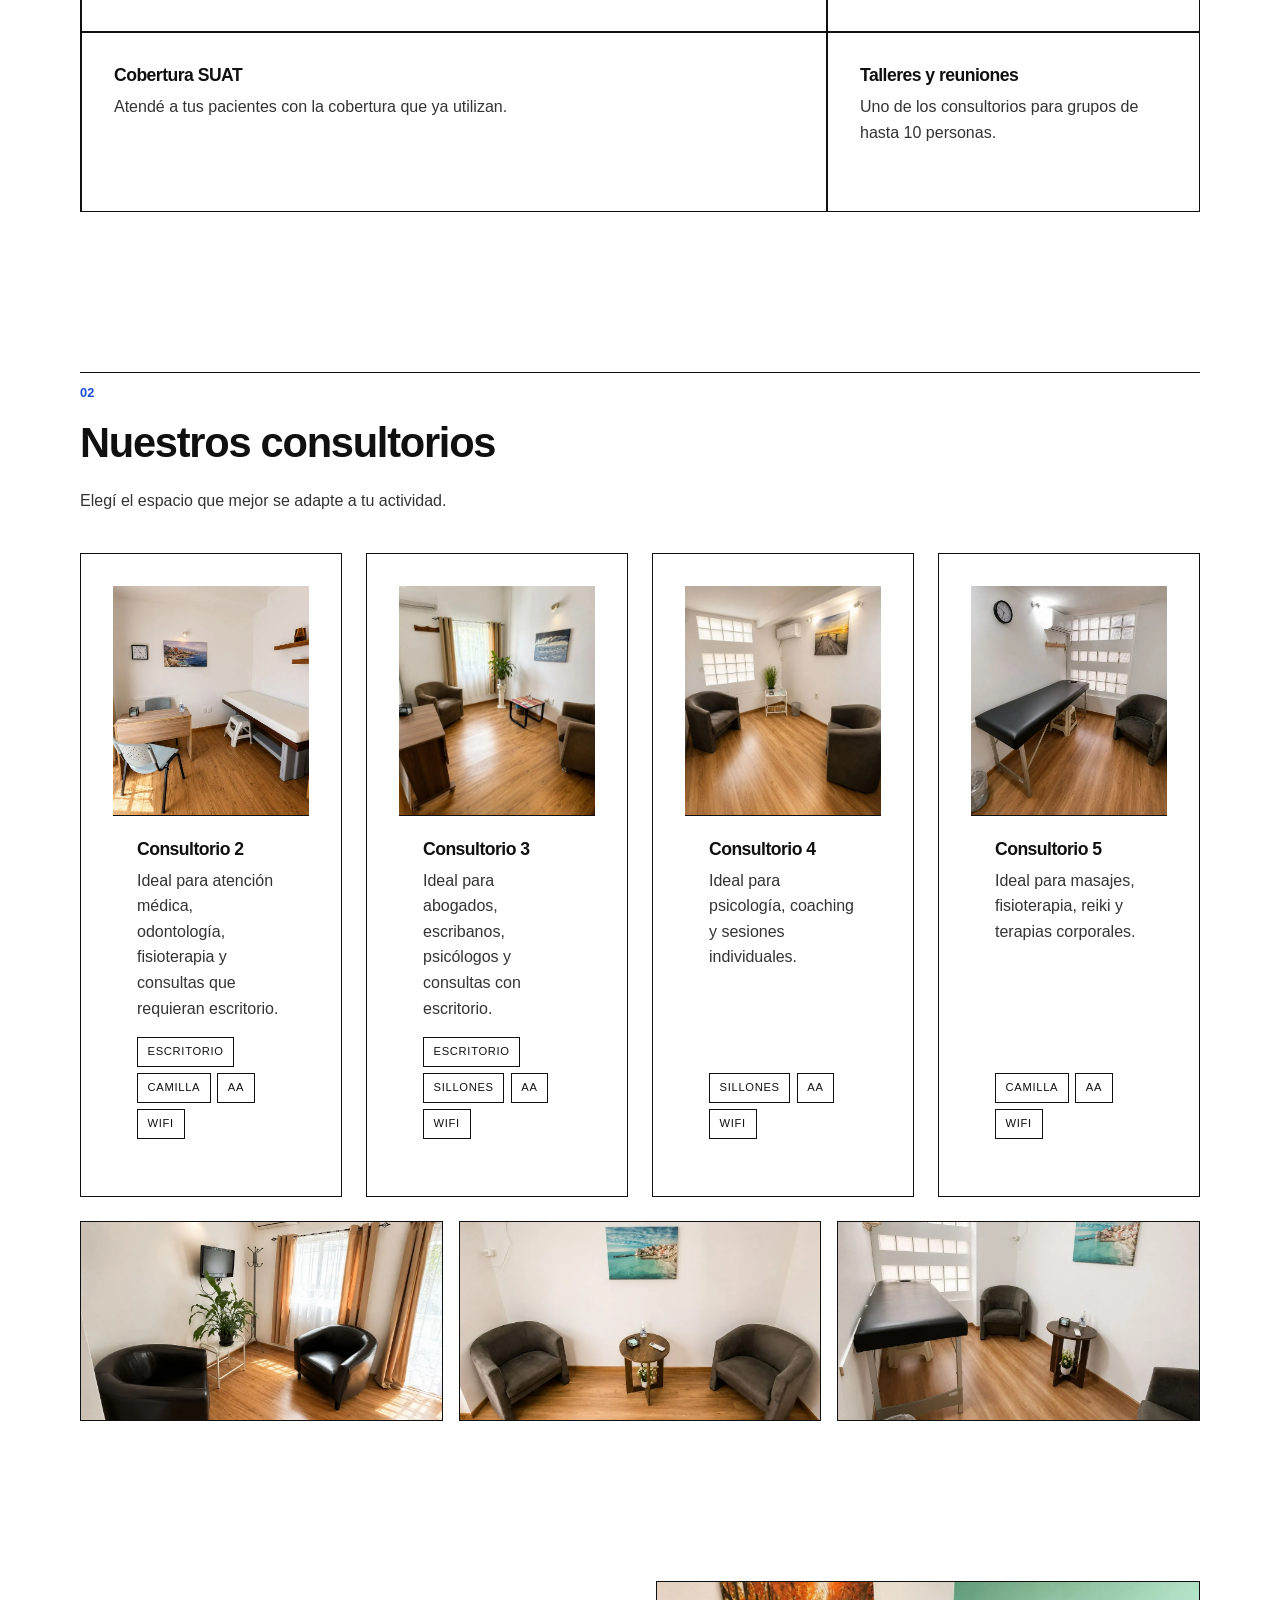
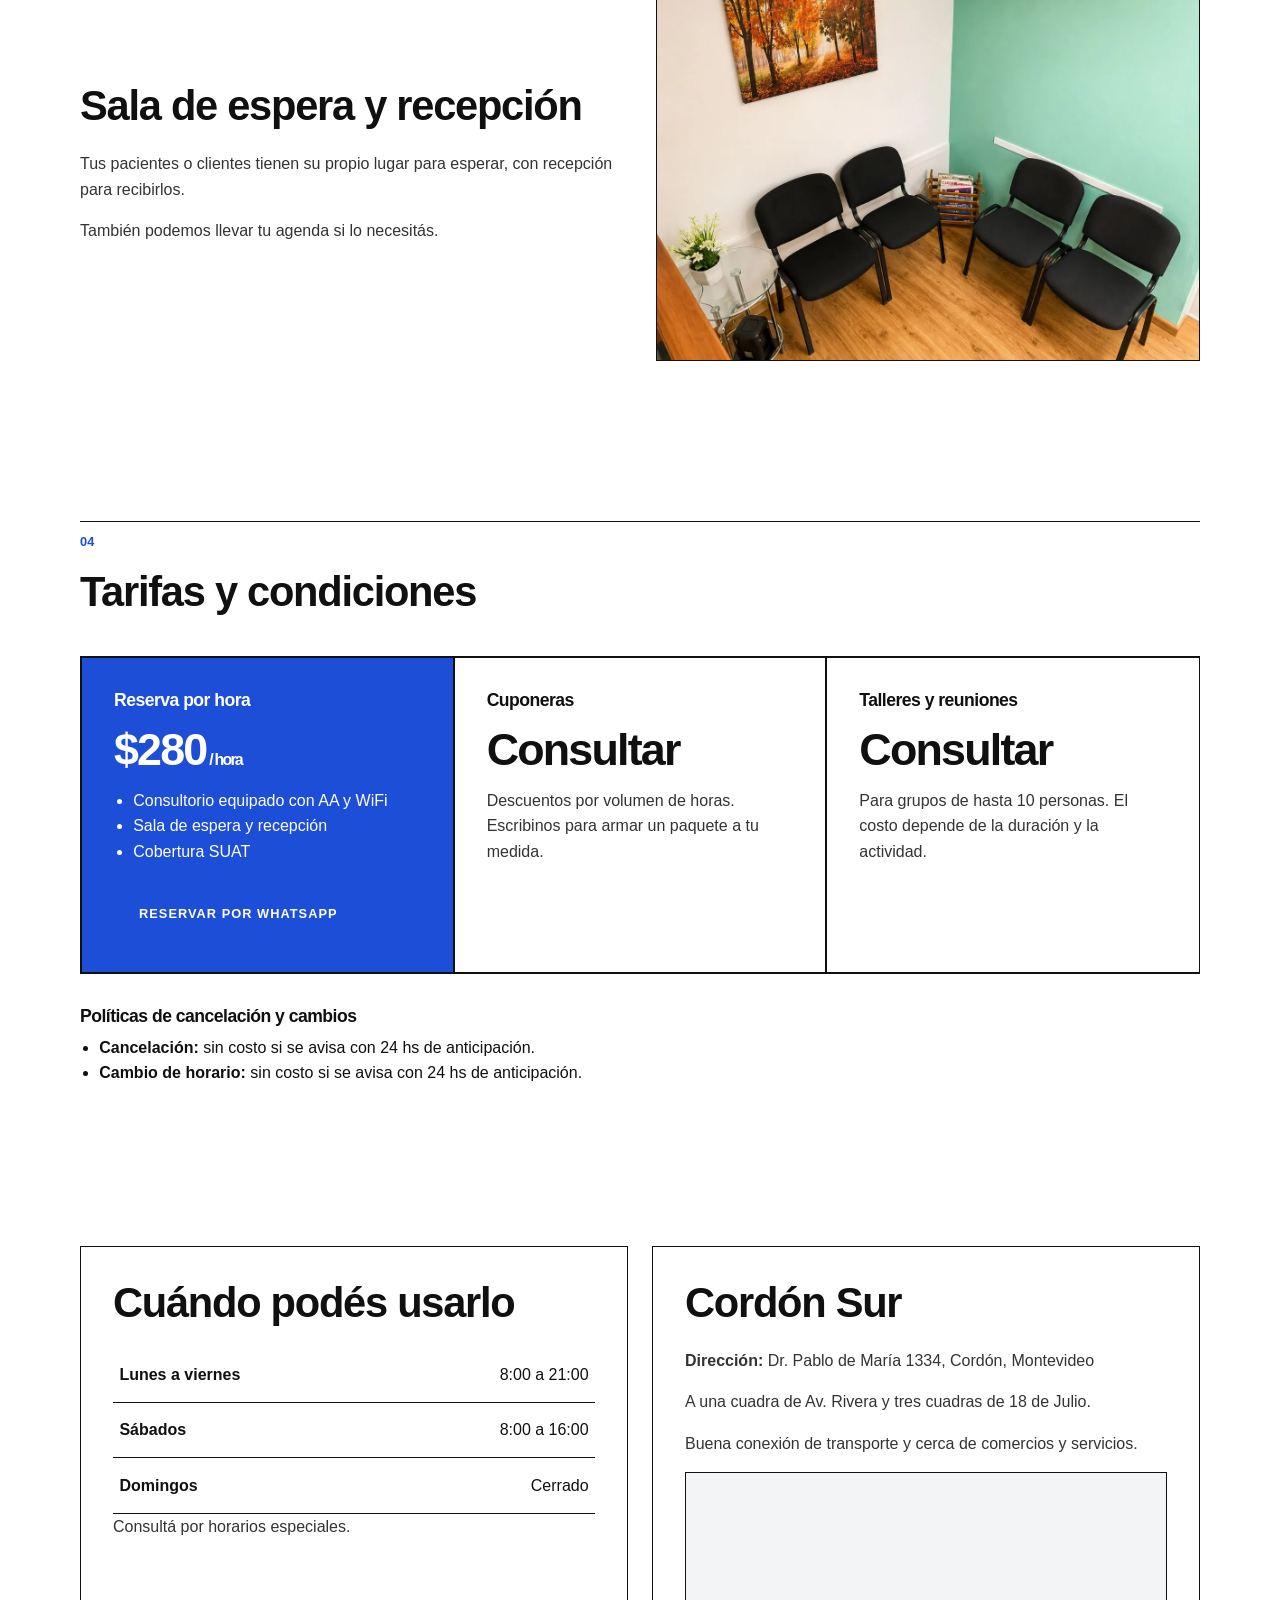
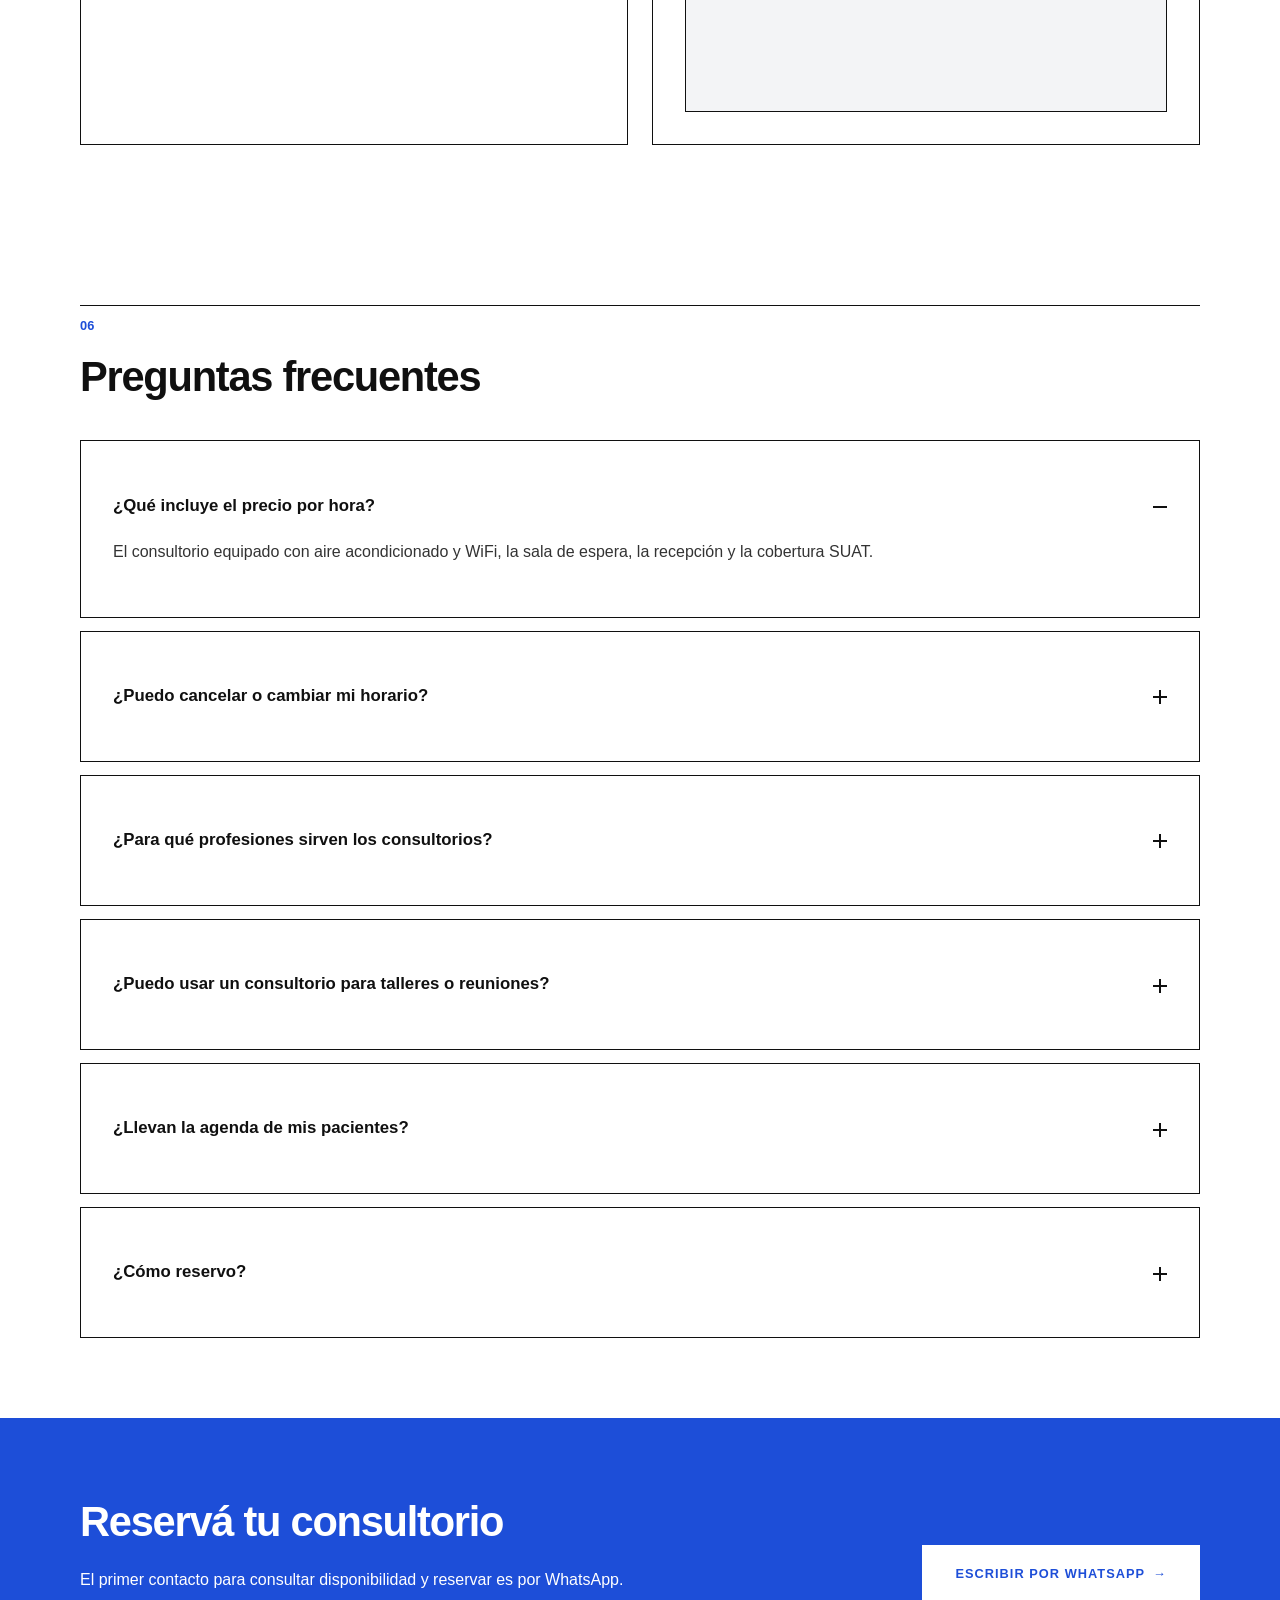
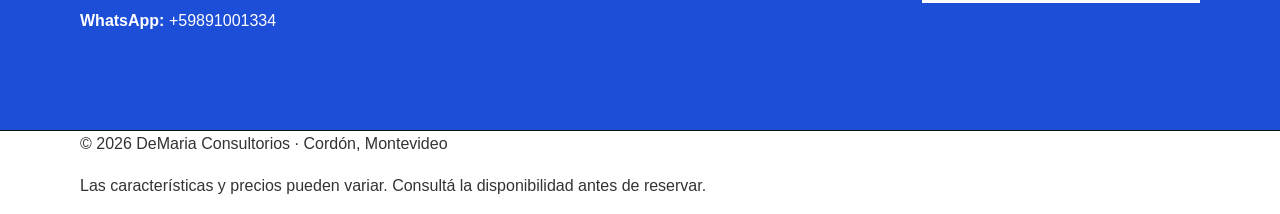
<file: versiones/v6-suizo.html>
<!DOCTYPE html>
<html lang="es">
<head>
  <meta charset="UTF-8">
  <meta name="viewport" content="width=device-width, initial-scale=1.0">
  <title>DeMaria Consultorios · Versión 6 · Suizo</title>
  <meta name="description" content="Alquiler de consultorios en Cordón Sur, Montevideo. 4 consultorios equipados con aire acondicionado y WiFi. $280 por hora. Reservas por WhatsApp.">
  <link rel="stylesheet" href="../css/base.css">
  <link rel="stylesheet" href="../css/suizo.css">
</head>
<body>
  <div class="fondo" aria-hidden="true"><span></span><span></span><span></span></div>

  <header class="encabezado">
    <div class="contenedor encabezado__interior vidrio">
      <a href="#inicio" class="marca">DeMaria <span>Consultorios</span></a>
      <button class="menu-toggle" aria-label="Abrir menú" aria-expanded="false" aria-controls="menu">
        <span></span><span></span><span></span>
      </button>
      <nav id="menu" class="menu">
        <a href="#espacios">Espacios</a>
        <a href="#precios">Precios</a>
        <a href="#horarios">Horarios</a>
        <a href="#faq">Preguntas</a>
        <a href="#ubicacion">Ubicación</a>
        <a href="#contacto" class="boton boton--primario boton--compacto js-whatsapp">Reservar</a>
        <a href="../galeria.html" class="volver-galeria">Versiones</a>
      </nav>
    </div>
  </header>

  <main>

    <!-- INICIO -->
    <section id="inicio" class="inicio">
      <div class="contenedor inicio__grilla">
        <div class="inicio__texto-bloque">
          <h1>Consultorios equipados para tu profesión</h1>
          <p class="inicio__resumen">Cuatro consultorios en Cordón Sur, Montevideo, para abogados, escribanos, psicólogos, médicos, fisioterapeutas y terapias alternativas. Listos para atender desde el primer día.</p>
          <div class="inicio__acciones">
            <a href="#contacto" class="boton boton--primario js-whatsapp">
              Reservar por WhatsApp <span class="flecha" aria-hidden="true">→</span>
            </a>
            <a href="#precios" class="boton boton--secundario">Ver precios</a>
          </div>
        </div>

        <div class="inicio__visual">
          <img src="../imagenes/consultorio-3.webp" alt="Consultorio 3 con sillones marrones y escritorio">
          <div class="chip-flotante vidrio">
            <span class="chip-flotante__monto" data-config="precioHora">$280</span>
            <span class="chip-flotante__texto">por hora</span>
          </div>
        </div>
      </div>
    </section>

    <!-- DATOS RÁPIDOS -->
    <section class="datos">
      <div class="contenedor datos__grilla">
        <div class="dato vidrio">
          <strong>4</strong>
          <span>consultorios</span>
        </div>
        <div class="dato vidrio">
          <strong data-config="precioHora">$280</strong>
          <span>por hora</span>
        </div>
        <div class="dato vidrio">
          <strong>AA + WiFi</strong>
          <span>en todos los espacios</span>
        </div>
        <div class="dato vidrio">
          <strong>SUAT</strong>
          <span>cobertura disponible</span>
        </div>
      </div>
    </section>

    <!-- CARACTERÍSTICAS (BENTO) -->
    <section id="servicios" class="seccion">
      <div class="contenedor">
        <header class="seccion__encabezado">
          <h2>Todo lo que necesitás para atender</h2>
          <p>Un espacio privado y completo, sin preocuparte por la logística.</p>
        </header>

        <div class="bento">
          <article class="bento__tile bento__tile--grande vidrio">
            <img src="../imagenes/consultorio-4.webp" alt="Consultorio con sillones y ventanas de vidrio">
            <div class="bento__texto">
              <h3>Consultorios privados</h3>
              <p>Cuatro espacios independientes, cada uno con aire acondicionado y WiFi.</p>
            </div>
          </article>

          <article class="bento__tile vidrio">
            <h3>Reserva por hora</h3>
            <p class="bento__monto" data-config="precioHora">$280</p>
            <p>Cuponeras y paquetes a consultar.</p>
          </article>

          <article class="bento__tile vidrio">
            <h3>Recepción y espera</h3>
            <p>Sala de espera y recepción para tus pacientes o clientes.</p>
            <p class="bento__extra">Podemos llevar tu agenda si lo necesitás.</p>
          </article>

          <article class="bento__tile bento__tile--ancha vidrio">
            <h3>Cobertura SUAT</h3>
            <p>Atendé a tus pacientes con la cobertura que ya utilizan.</p>
          </article>

          <article class="bento__tile vidrio">
            <h3>Talleres y reuniones</h3>
            <p>Uno de los consultorios para grupos de hasta <span data-config="tallerMaximo">10</span> personas.</p>
          </article>
        </div>
      </div>
    </section>

    <!-- CONSULTORIOS -->
    <section id="espacios" class="seccion seccion--suave">
      <div class="contenedor">
        <header class="seccion__encabezado">
          <h2>Nuestros consultorios</h2>
          <p>Elegí el espacio que mejor se adapte a tu actividad.</p>
        </header>

        <div class="espacios__grilla">
          <article class="tarjeta vidrio">
            <img src="../imagenes/consultorio-2-escritorio.webp" alt="Consultorio 2 con escritorio y camilla">
            <div class="tarjeta__cuerpo">
              <h3>Consultorio 2</h3>
              <p>Ideal para atención médica, odontología, fisioterapia y consultas que requieran escritorio.</p>
              <ul class="etiquetas">
                <li>Escritorio</li>
                <li>Camilla</li>
                <li>AA</li>
                <li>WiFi</li>
              </ul>
            </div>
          </article>

          <article class="tarjeta vidrio">
            <img src="../imagenes/consultorio-3.webp" alt="Consultorio 3 con sillones marrones y escritorio">
            <div class="tarjeta__cuerpo">
              <h3>Consultorio 3</h3>
              <p>Ideal para abogados, escribanos, psicólogos y consultas con escritorio.</p>
              <ul class="etiquetas">
                <li>Escritorio</li>
                <li>Sillones</li>
                <li>AA</li>
                <li>WiFi</li>
              </ul>
            </div>
          </article>

          <article class="tarjeta vidrio">
            <img src="../imagenes/consultorio-4.webp" alt="Consultorio 4 con sillones y ventanas de vidrio">
            <div class="tarjeta__cuerpo">
              <h3>Consultorio 4</h3>
              <p>Ideal para psicología, coaching y sesiones individuales.</p>
              <ul class="etiquetas">
                <li>Sillones</li>
                <li>AA</li>
                <li>WiFi</li>
              </ul>
            </div>
          </article>

          <article class="tarjeta vidrio">
            <img src="../imagenes/consultorio-5-camilla.webp" alt="Consultorio 5 con camilla y reloj">
            <div class="tarjeta__cuerpo">
              <h3>Consultorio 5</h3>
              <p>Ideal para masajes, fisioterapia, reiki y terapias corporales.</p>
              <ul class="etiquetas">
                <li>Camilla</li>
                <li>AA</li>
                <li>WiFi</li>
              </ul>
            </div>
          </article>
        </div>

        <div class="galeria" aria-label="Más fotos de los consultorios">
          <img src="../imagenes/consultorio-2-sillones.webp" alt="Consultorio 2 con sillones negros y televisor">
          <img src="../imagenes/consultorio-5-sillones.webp" alt="Consultorio 5 con sillones grises">
          <img src="../imagenes/consultorio-5-camilla-2.webp" alt="Consultorio 5 con camilla de masajes">
        </div>
      </div>
    </section>

    <!-- SALA DE ESPERA -->
    <section class="seccion">
      <div class="contenedor espera__grilla vidrio">
        <div class="espera__texto">
          <h2>Sala de espera y recepción</h2>
          <p>Tus pacientes o clientes tienen su propio lugar para esperar, con recepción para recibirlos.</p>
          <p>También podemos llevar tu agenda si lo necesitás.</p>
        </div>
        <img src="../imagenes/sala-espera.webp" alt="Sala de espera con sillas negras y cuadro de otoño">
      </div>
    </section>

    <!-- PRECIOS -->
    <section id="precios" class="seccion seccion--suave">
      <div class="contenedor">
        <header class="seccion__encabezado">
          <h2>Tarifas y condiciones</h2>
        </header>

        <div class="precios__grilla">
          <div class="precio vidrio precio--destacado">
            <h3>Reserva por hora</h3>
            <p class="precio__monto"><span data-config="precioHora">$280</span><span> / hora</span></p>
            <ul>
              <li>Consultorio equipado con AA y WiFi</li>
              <li>Sala de espera y recepción</li>
              <li>Cobertura SUAT</li>
            </ul>
            <a href="#contacto" class="boton boton--primario js-whatsapp">Reservar por WhatsApp</a>
          </div>

          <div class="precio vidrio">
            <h3>Cuponeras</h3>
            <p class="precio__monto precio__monto--consultar">Consultar</p>
            <p>Descuentos por volumen de horas. Escribinos para armar un paquete a tu medida.</p>
          </div>

          <div class="precio vidrio">
            <h3>Talleres y reuniones</h3>
            <p class="precio__monto precio__monto--consultar">Consultar</p>
            <p>Para grupos de hasta <span data-config="tallerMaximo">10</span> personas. El costo depende de la duración y la actividad.</p>
          </div>
        </div>

        <div class="politicas vidrio">
          <h3>Políticas de cancelación y cambios</h3>
          <ul>
            <li><strong>Cancelación:</strong> sin costo si se avisa con <span data-config="cancelacionHoras">24</span> hs de anticipación.</li>
            <li><strong>Cambio de horario:</strong> sin costo si se avisa con <span data-config="cancelacionHoras">24</span> hs de anticipación.</li>
          </ul>
        </div>
      </div>
    </section>

    <!-- HORARIOS Y UBICACIÓN -->
    <section id="horarios" class="seccion">
      <div class="contenedor horarios__grilla">
        <div class="vidrio bloque">
          <h2>Cuándo podés usarlo</h2>
          <table class="horarios">
            <tbody id="horarios-tbody">
              <tr><th scope="row">Lunes a viernes</th><td>8:00 a 21:00</td></tr>
              <tr><th scope="row">Sábados</th><td>8:00 a 16:00</td></tr>
              <tr><th scope="row">Domingos</th><td>Cerrado</td></tr>
            </tbody>
          </table>
          <p class="nota">Consultá por horarios especiales.</p>
        </div>

        <div id="ubicacion" class="vidrio bloque">
          <h2>Cordón Sur</h2>
          <p><strong>Dirección:</strong> <span class="completar" data-config="direccion">[COMPLETAR: dirección exacta]</span></p>
          <p>A una cuadra de Av. Rivera y tres cuadras de 18 de Julio.</p>
          <p>Buena conexión de transporte y cerca de comercios y servicios.</p>
          <div class="mapa mapa--vacio" aria-label="Mapa de ubicación">
            <span class="completar">[COMPLETAR: mapa en js/config.js]</span>
          </div>
        </div>
      </div>
    </section>

    <!-- FAQ -->
    <section id="faq" class="seccion seccion--suave">
      <div class="contenedor faq__contenedor">
        <header class="seccion__encabezado">
          <h2>Preguntas frecuentes</h2>
        </header>

        <div class="faq">
          <details class="faq__item vidrio" open>
            <summary>¿Qué incluye el precio por hora?<span class="faq__icono" aria-hidden="true"></span></summary>
            <p>El consultorio equipado con aire acondicionado y WiFi, la sala de espera, la recepción y la cobertura SUAT.</p>
          </details>
          <details class="faq__item vidrio">
            <summary>¿Puedo cancelar o cambiar mi horario?<span class="faq__icono" aria-hidden="true"></span></summary>
            <p>Sí. Cancelar y cambiar el horario es sin costo si avisás con 24 hs de anticipación.</p>
          </details>
          <details class="faq__item vidrio">
            <summary>¿Para qué profesiones sirven los consultorios?<span class="faq__icono" aria-hidden="true"></span></summary>
            <p>Para abogados, escribanos, psicólogos, médicos, fisioterapeutas, masajistas, reiki y otras terapias alternativas.</p>
          </details>
          <details class="faq__item vidrio">
            <summary>¿Puedo usar un consultorio para talleres o reuniones?<span class="faq__icono" aria-hidden="true"></span></summary>
            <p>Sí, uno de los consultorios admite hasta <span data-config="tallerMaximo">10</span> personas. El costo se consulta según la actividad.</p>
          </details>
          <details class="faq__item vidrio">
            <summary>¿Llevan la agenda de mis pacientes?<span class="faq__icono" aria-hidden="true"></span></summary>
            <p>Sí, si lo querés llevamos tu agenda. Consultanos los detalles.</p>
          </details>
          <details class="faq__item vidrio">
            <summary>¿Cómo reservo?<span class="faq__icono" aria-hidden="true"></span></summary>
            <p>Escribinos por WhatsApp para consultar disponibilidad y reservar el horario que necesitás.</p>
          </details>
        </div>
      </div>
    </section>

    <!-- CONTACTO -->
    <section id="contacto" class="contacto">
      <div class="contenedor contacto__grilla vidrio">
        <div>
          <h2>Reservá tu consultorio</h2>
          <p>El primer contacto para consultar disponibilidad y reservar es por WhatsApp.</p>
          <p class="contacto__linea"><strong>WhatsApp:</strong> <span class="completar" data-config="whatsappVisible">[COMPLETAR: número]</span></p>
        </div>
        <div class="contacto__accion">
          <a href="#" class="boton boton--primario boton--grande js-whatsapp">
            Escribir por WhatsApp <span class="flecha" aria-hidden="true">→</span>
          </a>
        </div>
      </div>
    </section>

  </main>

  <footer class="pie">
    <div class="contenedor pie__interior">
      <p>&copy; <span id="anio"></span> DeMaria Consultorios · Cordón, Montevideo</p>
      <p class="pie__nota">Las características y precios pueden variar. Consultá la disponibilidad antes de reservar.</p>
    </div>
  </footer>

  <script src="../js/config.js"></script>
  <script src="../js/main.js"></script>
</body>
</html>
</file>
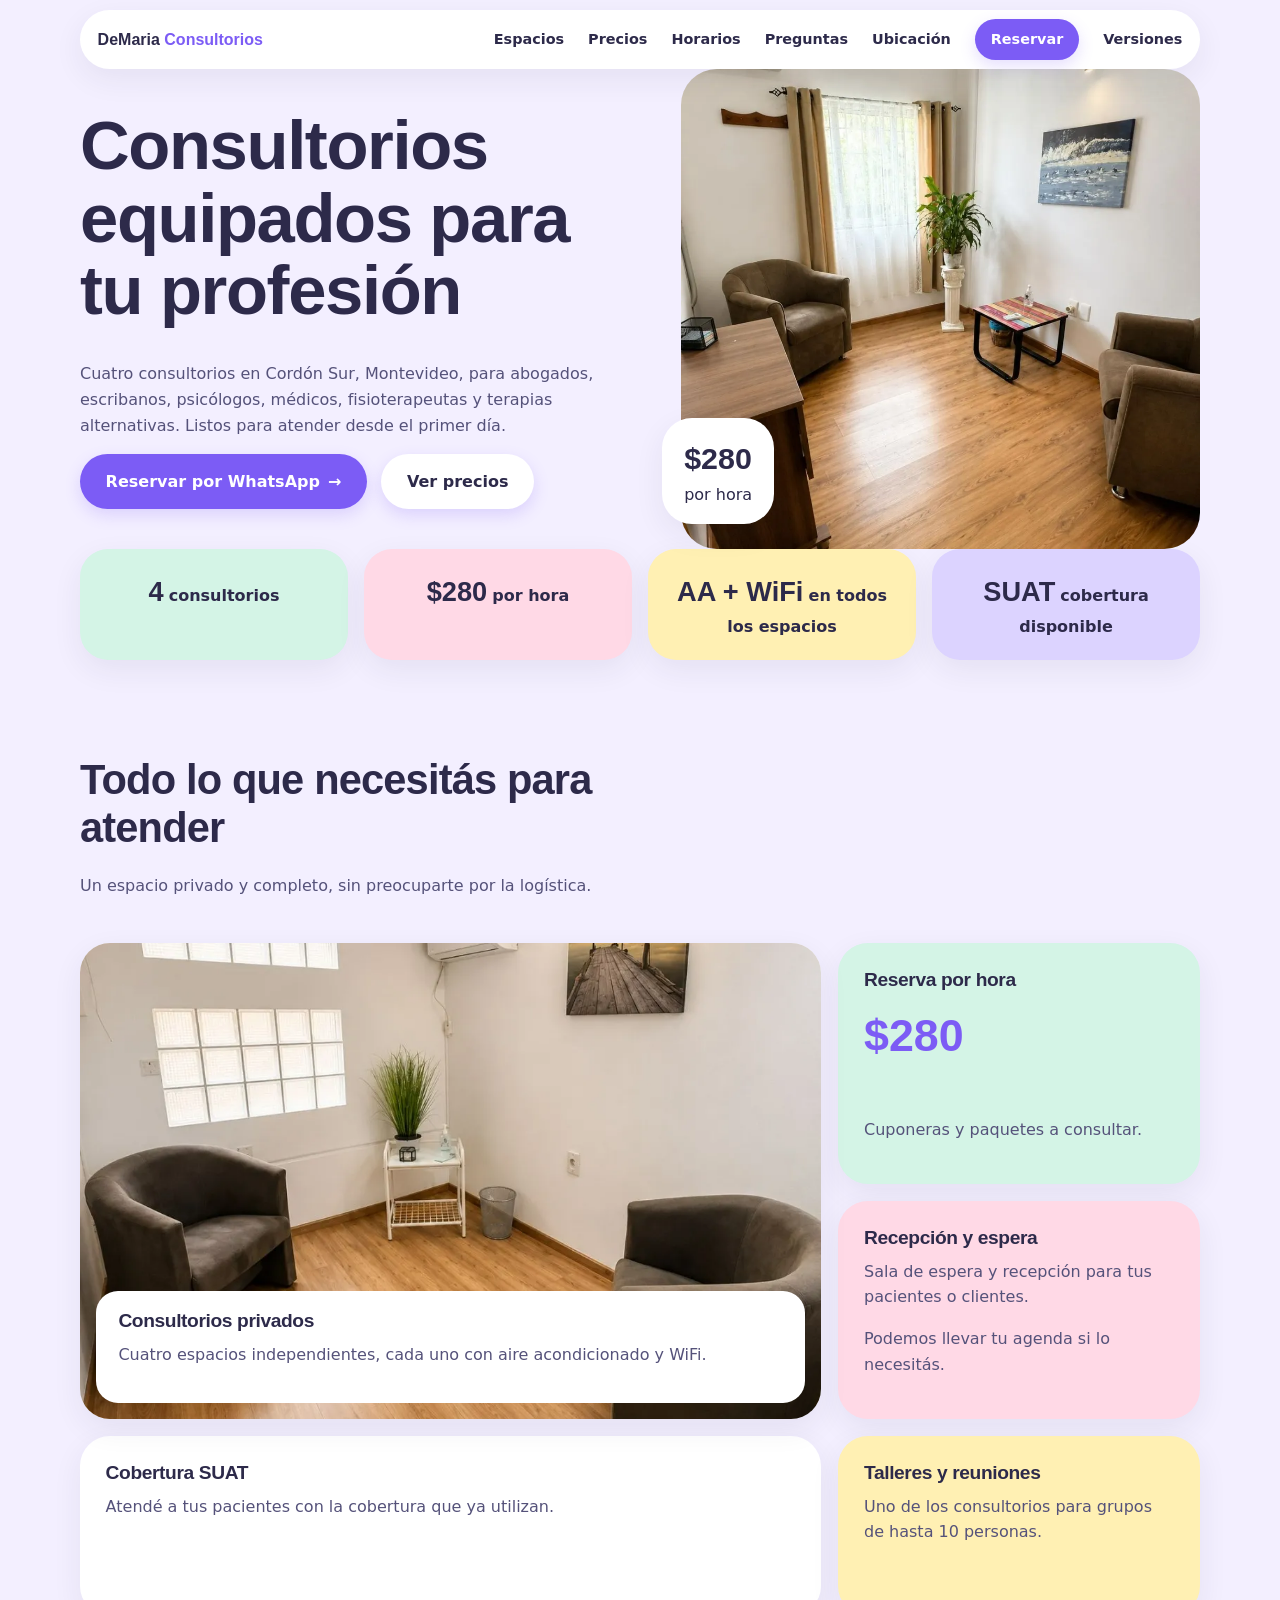
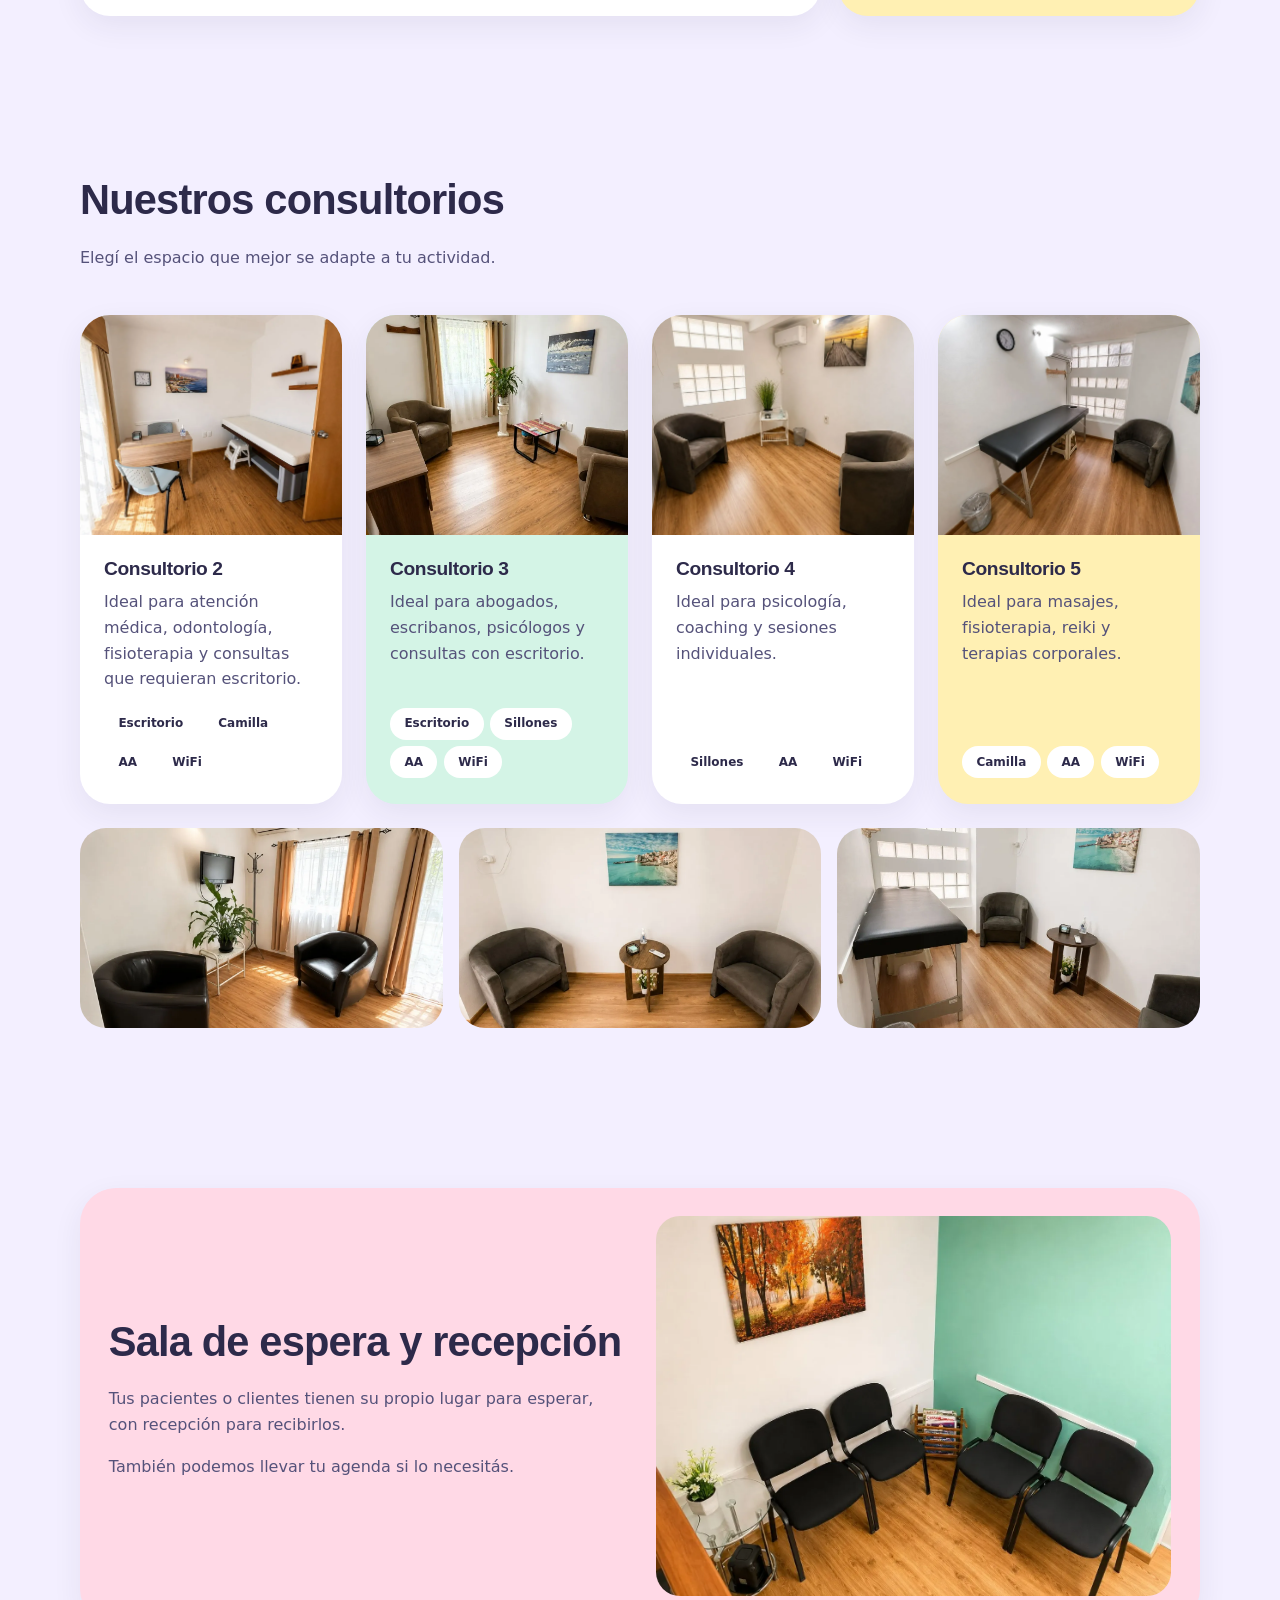
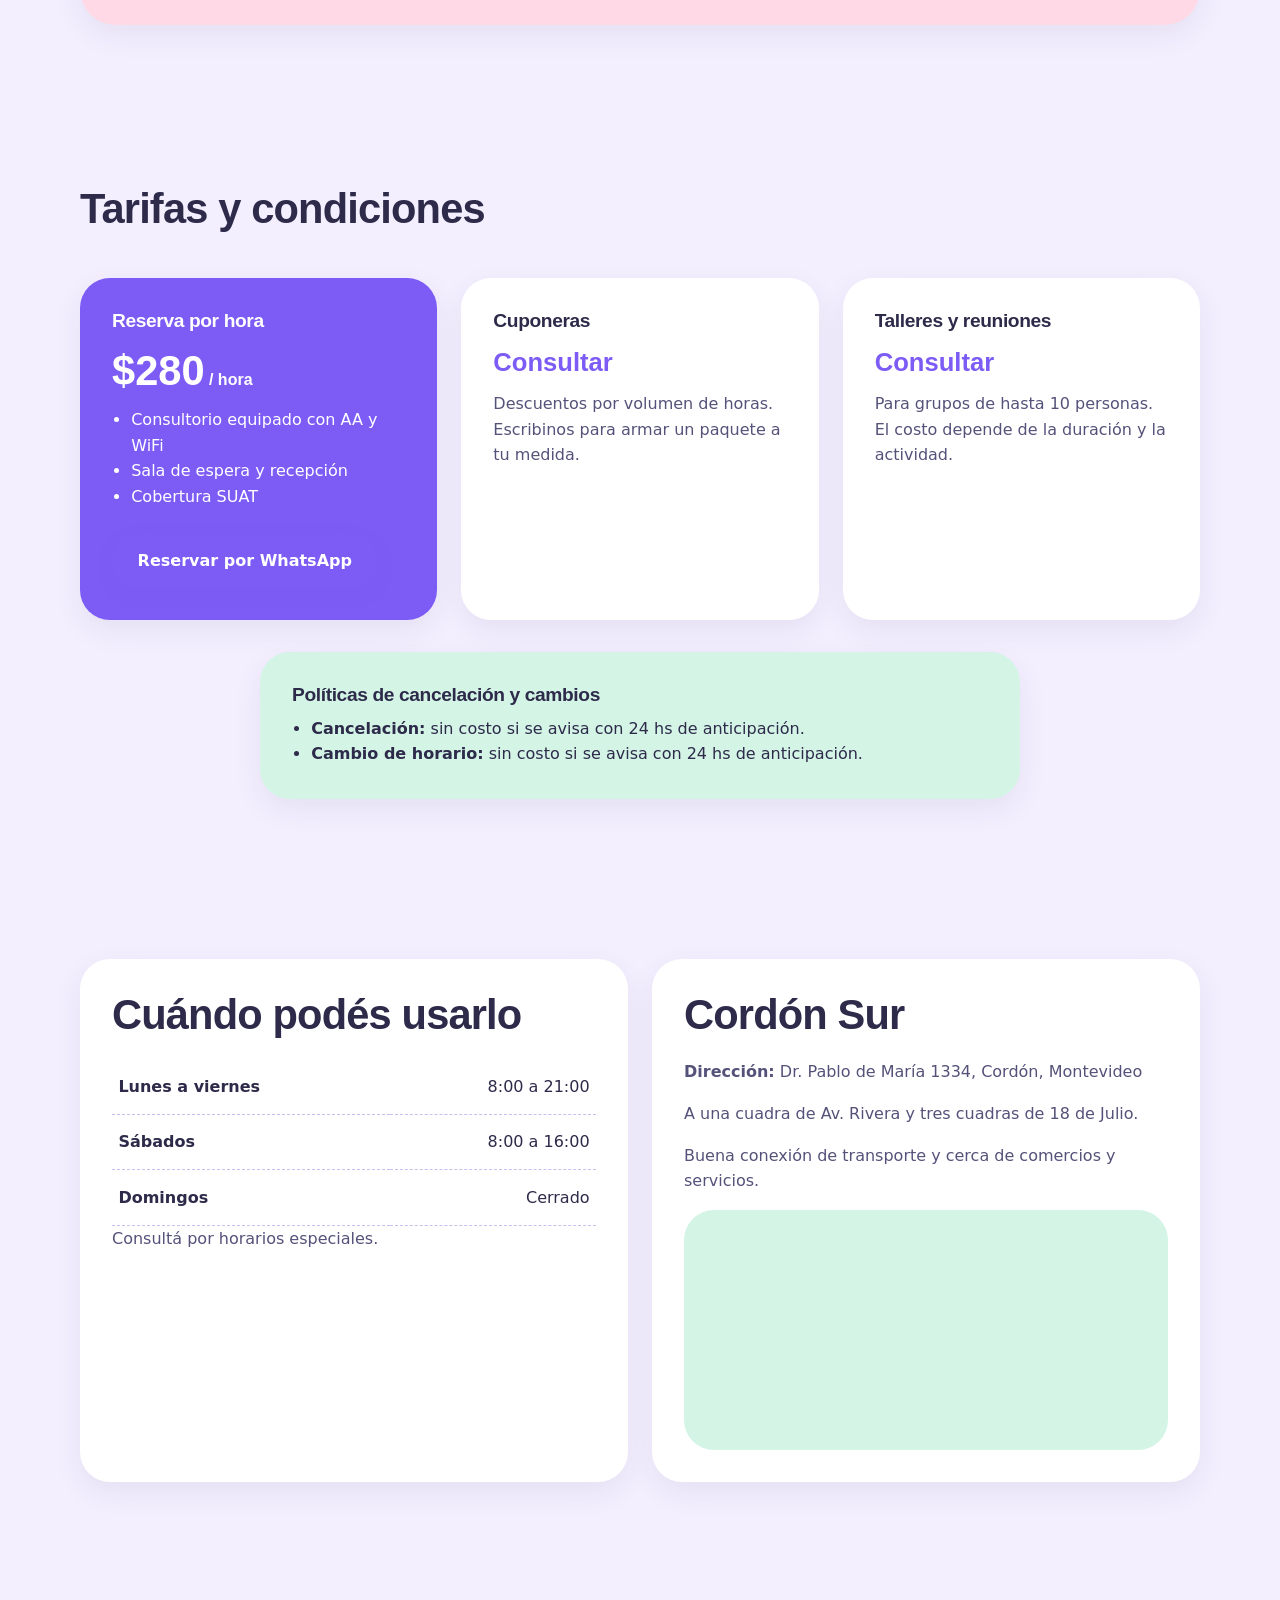
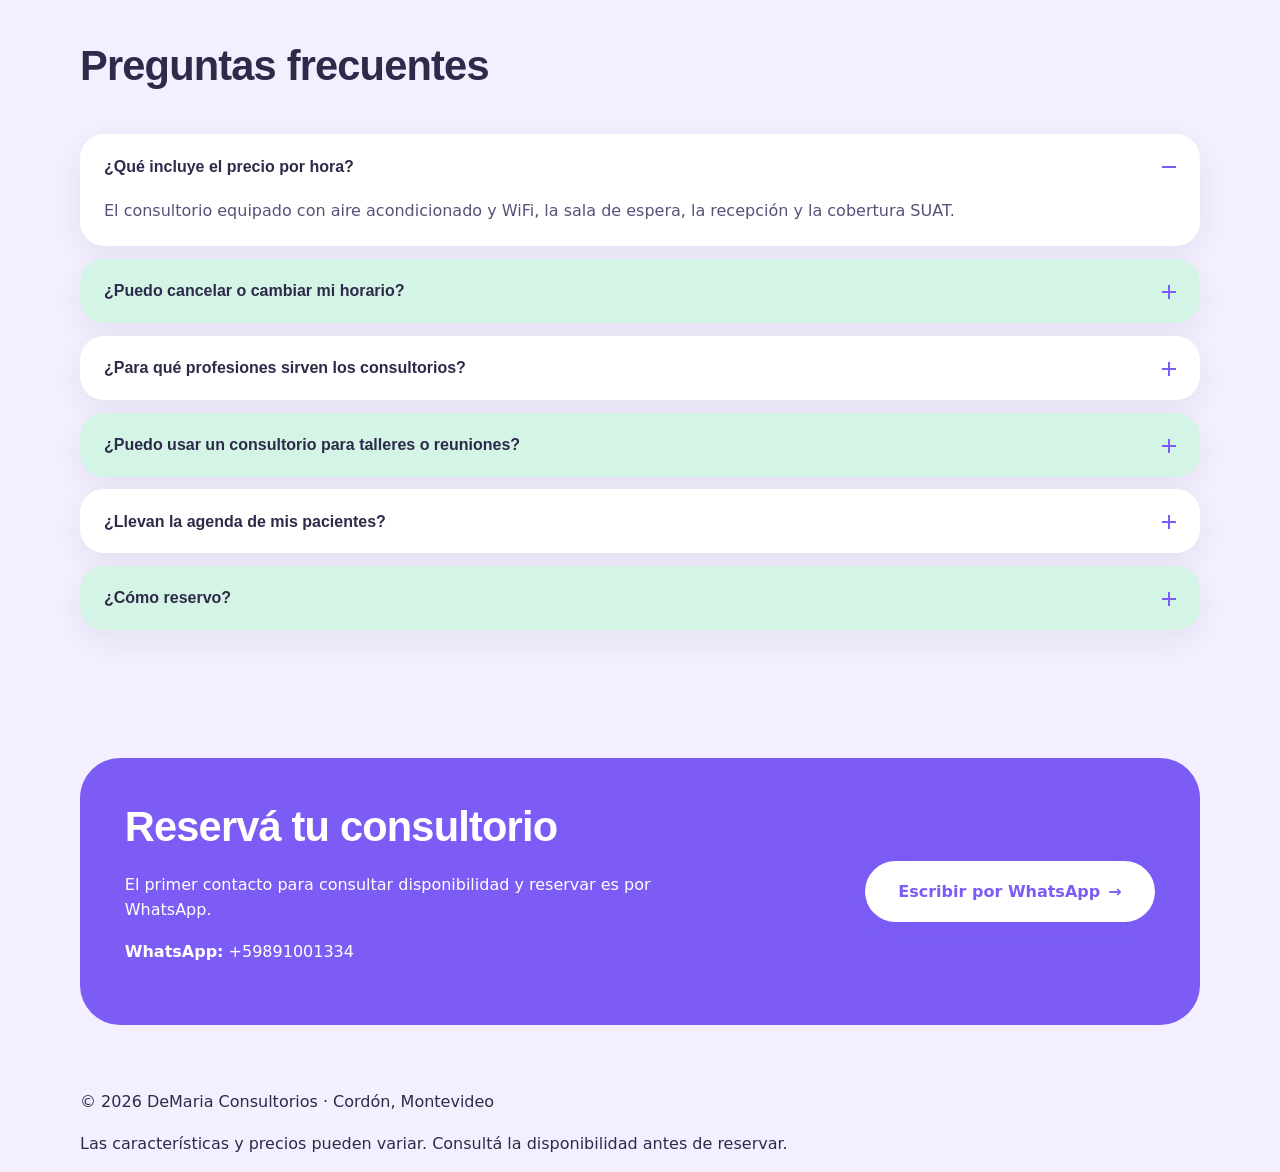
<file: versiones/v7-pastel.html>
<!DOCTYPE html>
<html lang="es">
<head>
  <meta charset="UTF-8">
  <meta name="viewport" content="width=device-width, initial-scale=1.0">
  <title>DeMaria Consultorios · Versión 7 · Pastel</title>
  <meta name="description" content="Alquiler de consultorios en Cordón Sur, Montevideo. 4 consultorios equipados con aire acondicionado y WiFi. $280 por hora. Reservas por WhatsApp.">
  <link rel="stylesheet" href="../css/base.css">
  <link rel="stylesheet" href="../css/pastel.css">
</head>
<body>
  <div class="fondo" aria-hidden="true"><span></span><span></span><span></span></div>

  <header class="encabezado">
    <div class="contenedor encabezado__interior vidrio">
      <a href="#inicio" class="marca">DeMaria <span>Consultorios</span></a>
      <button class="menu-toggle" aria-label="Abrir menú" aria-expanded="false" aria-controls="menu">
        <span></span><span></span><span></span>
      </button>
      <nav id="menu" class="menu">
        <a href="#espacios">Espacios</a>
        <a href="#precios">Precios</a>
        <a href="#horarios">Horarios</a>
        <a href="#faq">Preguntas</a>
        <a href="#ubicacion">Ubicación</a>
        <a href="#contacto" class="boton boton--primario boton--compacto js-whatsapp">Reservar</a>
        <a href="../galeria.html" class="volver-galeria">Versiones</a>
      </nav>
    </div>
  </header>

  <main>

    <!-- INICIO -->
    <section id="inicio" class="inicio">
      <div class="contenedor inicio__grilla">
        <div class="inicio__texto-bloque">
          <h1>Consultorios equipados para tu profesión</h1>
          <p class="inicio__resumen">Cuatro consultorios en Cordón Sur, Montevideo, para abogados, escribanos, psicólogos, médicos, fisioterapeutas y terapias alternativas. Listos para atender desde el primer día.</p>
          <div class="inicio__acciones">
            <a href="#contacto" class="boton boton--primario js-whatsapp">
              Reservar por WhatsApp <span class="flecha" aria-hidden="true">→</span>
            </a>
            <a href="#precios" class="boton boton--secundario">Ver precios</a>
          </div>
        </div>

        <div class="inicio__visual">
          <img src="../imagenes/consultorio-3.webp" alt="Consultorio 3 con sillones marrones y escritorio">
          <div class="chip-flotante vidrio">
            <span class="chip-flotante__monto" data-config="precioHora">$280</span>
            <span class="chip-flotante__texto">por hora</span>
          </div>
        </div>
      </div>
    </section>

    <!-- DATOS RÁPIDOS -->
    <section class="datos">
      <div class="contenedor datos__grilla">
        <div class="dato vidrio">
          <strong>4</strong>
          <span>consultorios</span>
        </div>
        <div class="dato vidrio">
          <strong data-config="precioHora">$280</strong>
          <span>por hora</span>
        </div>
        <div class="dato vidrio">
          <strong>AA + WiFi</strong>
          <span>en todos los espacios</span>
        </div>
        <div class="dato vidrio">
          <strong>SUAT</strong>
          <span>cobertura disponible</span>
        </div>
      </div>
    </section>

    <!-- CARACTERÍSTICAS (BENTO) -->
    <section id="servicios" class="seccion">
      <div class="contenedor">
        <header class="seccion__encabezado">
          <h2>Todo lo que necesitás para atender</h2>
          <p>Un espacio privado y completo, sin preocuparte por la logística.</p>
        </header>

        <div class="bento">
          <article class="bento__tile bento__tile--grande vidrio">
            <img src="../imagenes/consultorio-4.webp" alt="Consultorio con sillones y ventanas de vidrio">
            <div class="bento__texto">
              <h3>Consultorios privados</h3>
              <p>Cuatro espacios independientes, cada uno con aire acondicionado y WiFi.</p>
            </div>
          </article>

          <article class="bento__tile vidrio">
            <h3>Reserva por hora</h3>
            <p class="bento__monto" data-config="precioHora">$280</p>
            <p>Cuponeras y paquetes a consultar.</p>
          </article>

          <article class="bento__tile vidrio">
            <h3>Recepción y espera</h3>
            <p>Sala de espera y recepción para tus pacientes o clientes.</p>
            <p class="bento__extra">Podemos llevar tu agenda si lo necesitás.</p>
          </article>

          <article class="bento__tile bento__tile--ancha vidrio">
            <h3>Cobertura SUAT</h3>
            <p>Atendé a tus pacientes con la cobertura que ya utilizan.</p>
          </article>

          <article class="bento__tile vidrio">
            <h3>Talleres y reuniones</h3>
            <p>Uno de los consultorios para grupos de hasta <span data-config="tallerMaximo">10</span> personas.</p>
          </article>
        </div>
      </div>
    </section>

    <!-- CONSULTORIOS -->
    <section id="espacios" class="seccion seccion--suave">
      <div class="contenedor">
        <header class="seccion__encabezado">
          <h2>Nuestros consultorios</h2>
          <p>Elegí el espacio que mejor se adapte a tu actividad.</p>
        </header>

        <div class="espacios__grilla">
          <article class="tarjeta vidrio">
            <img src="../imagenes/consultorio-2-escritorio.webp" alt="Consultorio 2 con escritorio y camilla">
            <div class="tarjeta__cuerpo">
              <h3>Consultorio 2</h3>
              <p>Ideal para atención médica, odontología, fisioterapia y consultas que requieran escritorio.</p>
              <ul class="etiquetas">
                <li>Escritorio</li>
                <li>Camilla</li>
                <li>AA</li>
                <li>WiFi</li>
              </ul>
            </div>
          </article>

          <article class="tarjeta vidrio">
            <img src="../imagenes/consultorio-3.webp" alt="Consultorio 3 con sillones marrones y escritorio">
            <div class="tarjeta__cuerpo">
              <h3>Consultorio 3</h3>
              <p>Ideal para abogados, escribanos, psicólogos y consultas con escritorio.</p>
              <ul class="etiquetas">
                <li>Escritorio</li>
                <li>Sillones</li>
                <li>AA</li>
                <li>WiFi</li>
              </ul>
            </div>
          </article>

          <article class="tarjeta vidrio">
            <img src="../imagenes/consultorio-4.webp" alt="Consultorio 4 con sillones y ventanas de vidrio">
            <div class="tarjeta__cuerpo">
              <h3>Consultorio 4</h3>
              <p>Ideal para psicología, coaching y sesiones individuales.</p>
              <ul class="etiquetas">
                <li>Sillones</li>
                <li>AA</li>
                <li>WiFi</li>
              </ul>
            </div>
          </article>

          <article class="tarjeta vidrio">
            <img src="../imagenes/consultorio-5-camilla.webp" alt="Consultorio 5 con camilla y reloj">
            <div class="tarjeta__cuerpo">
              <h3>Consultorio 5</h3>
              <p>Ideal para masajes, fisioterapia, reiki y terapias corporales.</p>
              <ul class="etiquetas">
                <li>Camilla</li>
                <li>AA</li>
                <li>WiFi</li>
              </ul>
            </div>
          </article>
        </div>

        <div class="galeria" aria-label="Más fotos de los consultorios">
          <img src="../imagenes/consultorio-2-sillones.webp" alt="Consultorio 2 con sillones negros y televisor">
          <img src="../imagenes/consultorio-5-sillones.webp" alt="Consultorio 5 con sillones grises">
          <img src="../imagenes/consultorio-5-camilla-2.webp" alt="Consultorio 5 con camilla de masajes">
        </div>
      </div>
    </section>

    <!-- SALA DE ESPERA -->
    <section class="seccion">
      <div class="contenedor espera__grilla vidrio">
        <div class="espera__texto">
          <h2>Sala de espera y recepción</h2>
          <p>Tus pacientes o clientes tienen su propio lugar para esperar, con recepción para recibirlos.</p>
          <p>También podemos llevar tu agenda si lo necesitás.</p>
        </div>
        <img src="../imagenes/sala-espera.webp" alt="Sala de espera con sillas negras y cuadro de otoño">
      </div>
    </section>

    <!-- PRECIOS -->
    <section id="precios" class="seccion seccion--suave">
      <div class="contenedor">
        <header class="seccion__encabezado">
          <h2>Tarifas y condiciones</h2>
        </header>

        <div class="precios__grilla">
          <div class="precio vidrio precio--destacado">
            <h3>Reserva por hora</h3>
            <p class="precio__monto"><span data-config="precioHora">$280</span><span> / hora</span></p>
            <ul>
              <li>Consultorio equipado con AA y WiFi</li>
              <li>Sala de espera y recepción</li>
              <li>Cobertura SUAT</li>
            </ul>
            <a href="#contacto" class="boton boton--primario js-whatsapp">Reservar por WhatsApp</a>
          </div>

          <div class="precio vidrio">
            <h3>Cuponeras</h3>
            <p class="precio__monto precio__monto--consultar">Consultar</p>
            <p>Descuentos por volumen de horas. Escribinos para armar un paquete a tu medida.</p>
          </div>

          <div class="precio vidrio">
            <h3>Talleres y reuniones</h3>
            <p class="precio__monto precio__monto--consultar">Consultar</p>
            <p>Para grupos de hasta <span data-config="tallerMaximo">10</span> personas. El costo depende de la duración y la actividad.</p>
          </div>
        </div>

        <div class="politicas vidrio">
          <h3>Políticas de cancelación y cambios</h3>
          <ul>
            <li><strong>Cancelación:</strong> sin costo si se avisa con <span data-config="cancelacionHoras">24</span> hs de anticipación.</li>
            <li><strong>Cambio de horario:</strong> sin costo si se avisa con <span data-config="cancelacionHoras">24</span> hs de anticipación.</li>
          </ul>
        </div>
      </div>
    </section>

    <!-- HORARIOS Y UBICACIÓN -->
    <section id="horarios" class="seccion">
      <div class="contenedor horarios__grilla">
        <div class="vidrio bloque">
          <h2>Cuándo podés usarlo</h2>
          <table class="horarios">
            <tbody id="horarios-tbody">
              <tr><th scope="row">Lunes a viernes</th><td>8:00 a 21:00</td></tr>
              <tr><th scope="row">Sábados</th><td>8:00 a 16:00</td></tr>
              <tr><th scope="row">Domingos</th><td>Cerrado</td></tr>
            </tbody>
          </table>
          <p class="nota">Consultá por horarios especiales.</p>
        </div>

        <div id="ubicacion" class="vidrio bloque">
          <h2>Cordón Sur</h2>
          <p><strong>Dirección:</strong> <span class="completar" data-config="direccion">[COMPLETAR: dirección exacta]</span></p>
          <p>A una cuadra de Av. Rivera y tres cuadras de 18 de Julio.</p>
          <p>Buena conexión de transporte y cerca de comercios y servicios.</p>
          <div class="mapa mapa--vacio" aria-label="Mapa de ubicación">
            <span class="completar">[COMPLETAR: mapa en js/config.js]</span>
          </div>
        </div>
      </div>
    </section>

    <!-- FAQ -->
    <section id="faq" class="seccion seccion--suave">
      <div class="contenedor faq__contenedor">
        <header class="seccion__encabezado">
          <h2>Preguntas frecuentes</h2>
        </header>

        <div class="faq">
          <details class="faq__item vidrio" open>
            <summary>¿Qué incluye el precio por hora?<span class="faq__icono" aria-hidden="true"></span></summary>
            <p>El consultorio equipado con aire acondicionado y WiFi, la sala de espera, la recepción y la cobertura SUAT.</p>
          </details>
          <details class="faq__item vidrio">
            <summary>¿Puedo cancelar o cambiar mi horario?<span class="faq__icono" aria-hidden="true"></span></summary>
            <p>Sí. Cancelar y cambiar el horario es sin costo si avisás con 24 hs de anticipación.</p>
          </details>
          <details class="faq__item vidrio">
            <summary>¿Para qué profesiones sirven los consultorios?<span class="faq__icono" aria-hidden="true"></span></summary>
            <p>Para abogados, escribanos, psicólogos, médicos, fisioterapeutas, masajistas, reiki y otras terapias alternativas.</p>
          </details>
          <details class="faq__item vidrio">
            <summary>¿Puedo usar un consultorio para talleres o reuniones?<span class="faq__icono" aria-hidden="true"></span></summary>
            <p>Sí, uno de los consultorios admite hasta <span data-config="tallerMaximo">10</span> personas. El costo se consulta según la actividad.</p>
          </details>
          <details class="faq__item vidrio">
            <summary>¿Llevan la agenda de mis pacientes?<span class="faq__icono" aria-hidden="true"></span></summary>
            <p>Sí, si lo querés llevamos tu agenda. Consultanos los detalles.</p>
          </details>
          <details class="faq__item vidrio">
            <summary>¿Cómo reservo?<span class="faq__icono" aria-hidden="true"></span></summary>
            <p>Escribinos por WhatsApp para consultar disponibilidad y reservar el horario que necesitás.</p>
          </details>
        </div>
      </div>
    </section>

    <!-- CONTACTO -->
    <section id="contacto" class="contacto">
      <div class="contenedor contacto__grilla vidrio">
        <div>
          <h2>Reservá tu consultorio</h2>
          <p>El primer contacto para consultar disponibilidad y reservar es por WhatsApp.</p>
          <p class="contacto__linea"><strong>WhatsApp:</strong> <span class="completar" data-config="whatsappVisible">[COMPLETAR: número]</span></p>
        </div>
        <div class="contacto__accion">
          <a href="#" class="boton boton--primario boton--grande js-whatsapp">
            Escribir por WhatsApp <span class="flecha" aria-hidden="true">→</span>
          </a>
        </div>
      </div>
    </section>

  </main>

  <footer class="pie">
    <div class="contenedor pie__interior">
      <p>&copy; <span id="anio"></span> DeMaria Consultorios · Cordón, Montevideo</p>
      <p class="pie__nota">Las características y precios pueden variar. Consultá la disponibilidad antes de reservar.</p>
    </div>
  </footer>

  <script src="../js/config.js"></script>
  <script src="../js/main.js"></script>
</body>
</html>
</file>
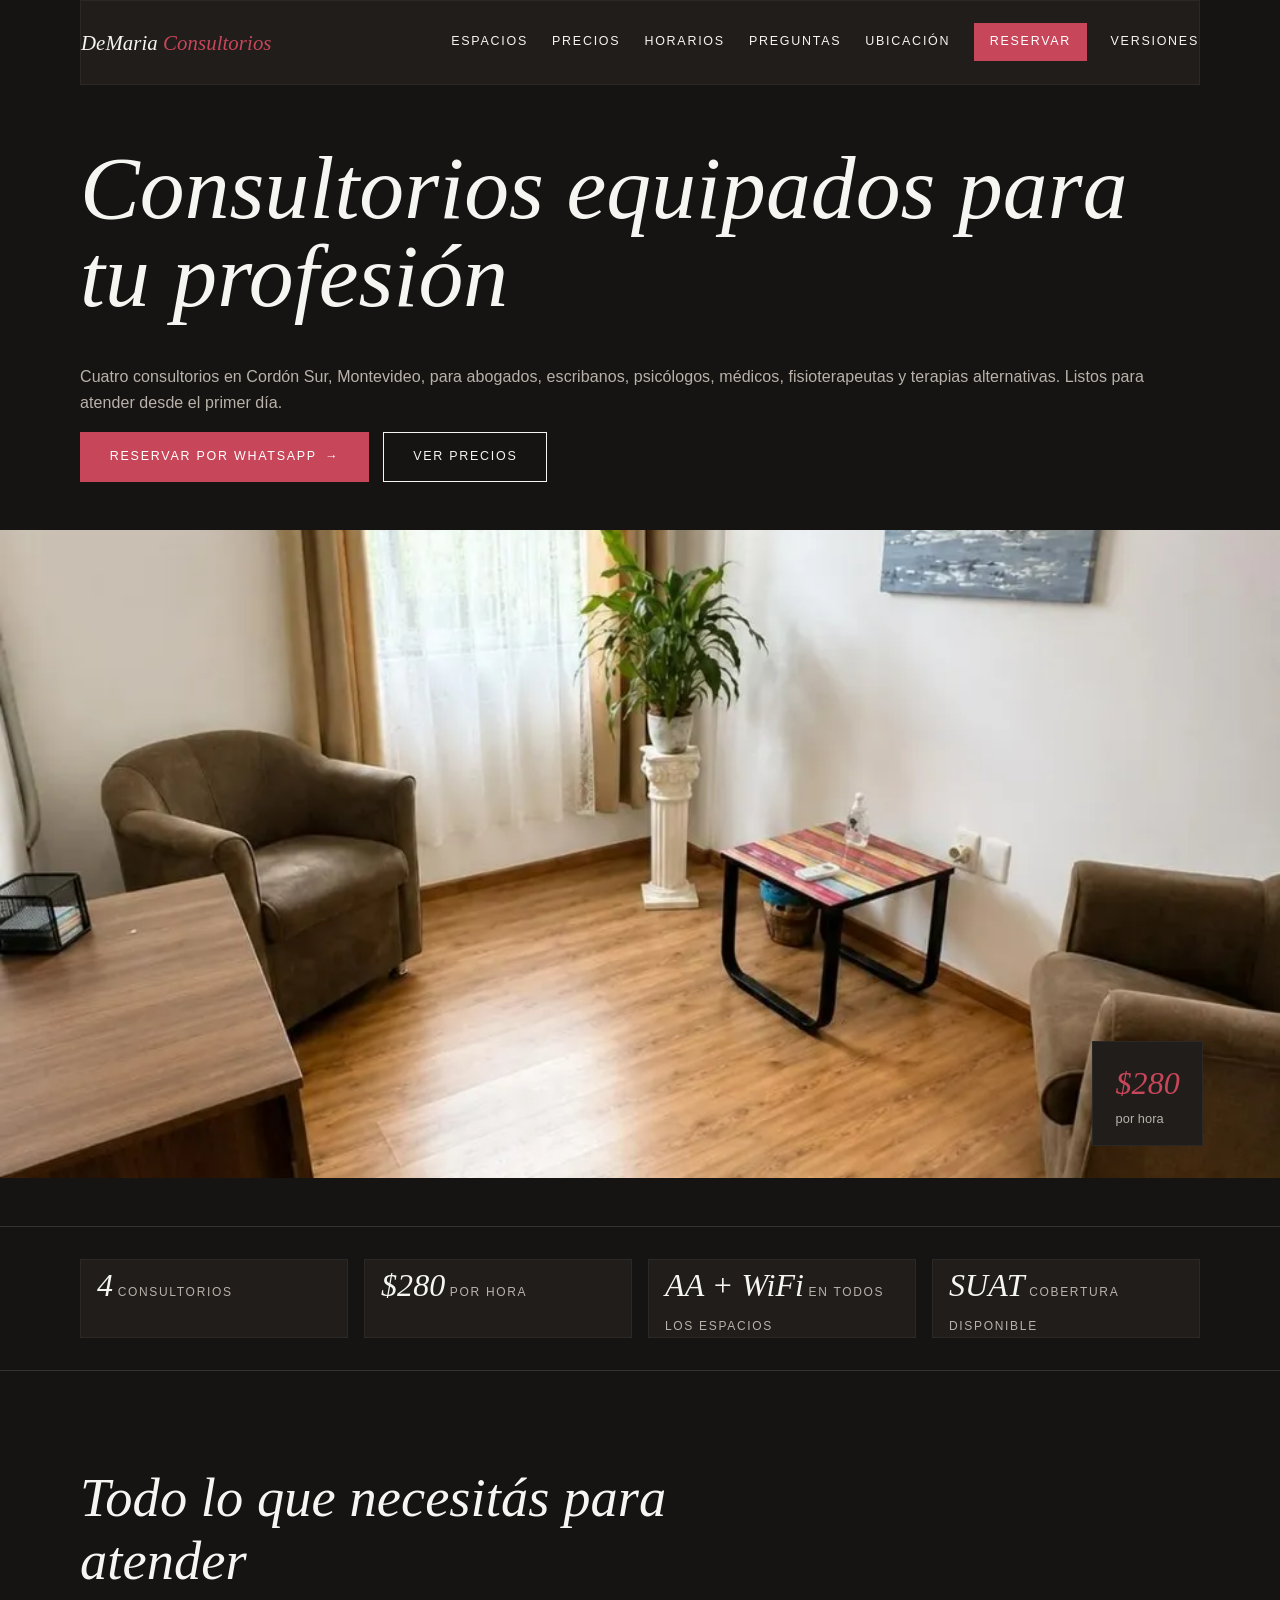
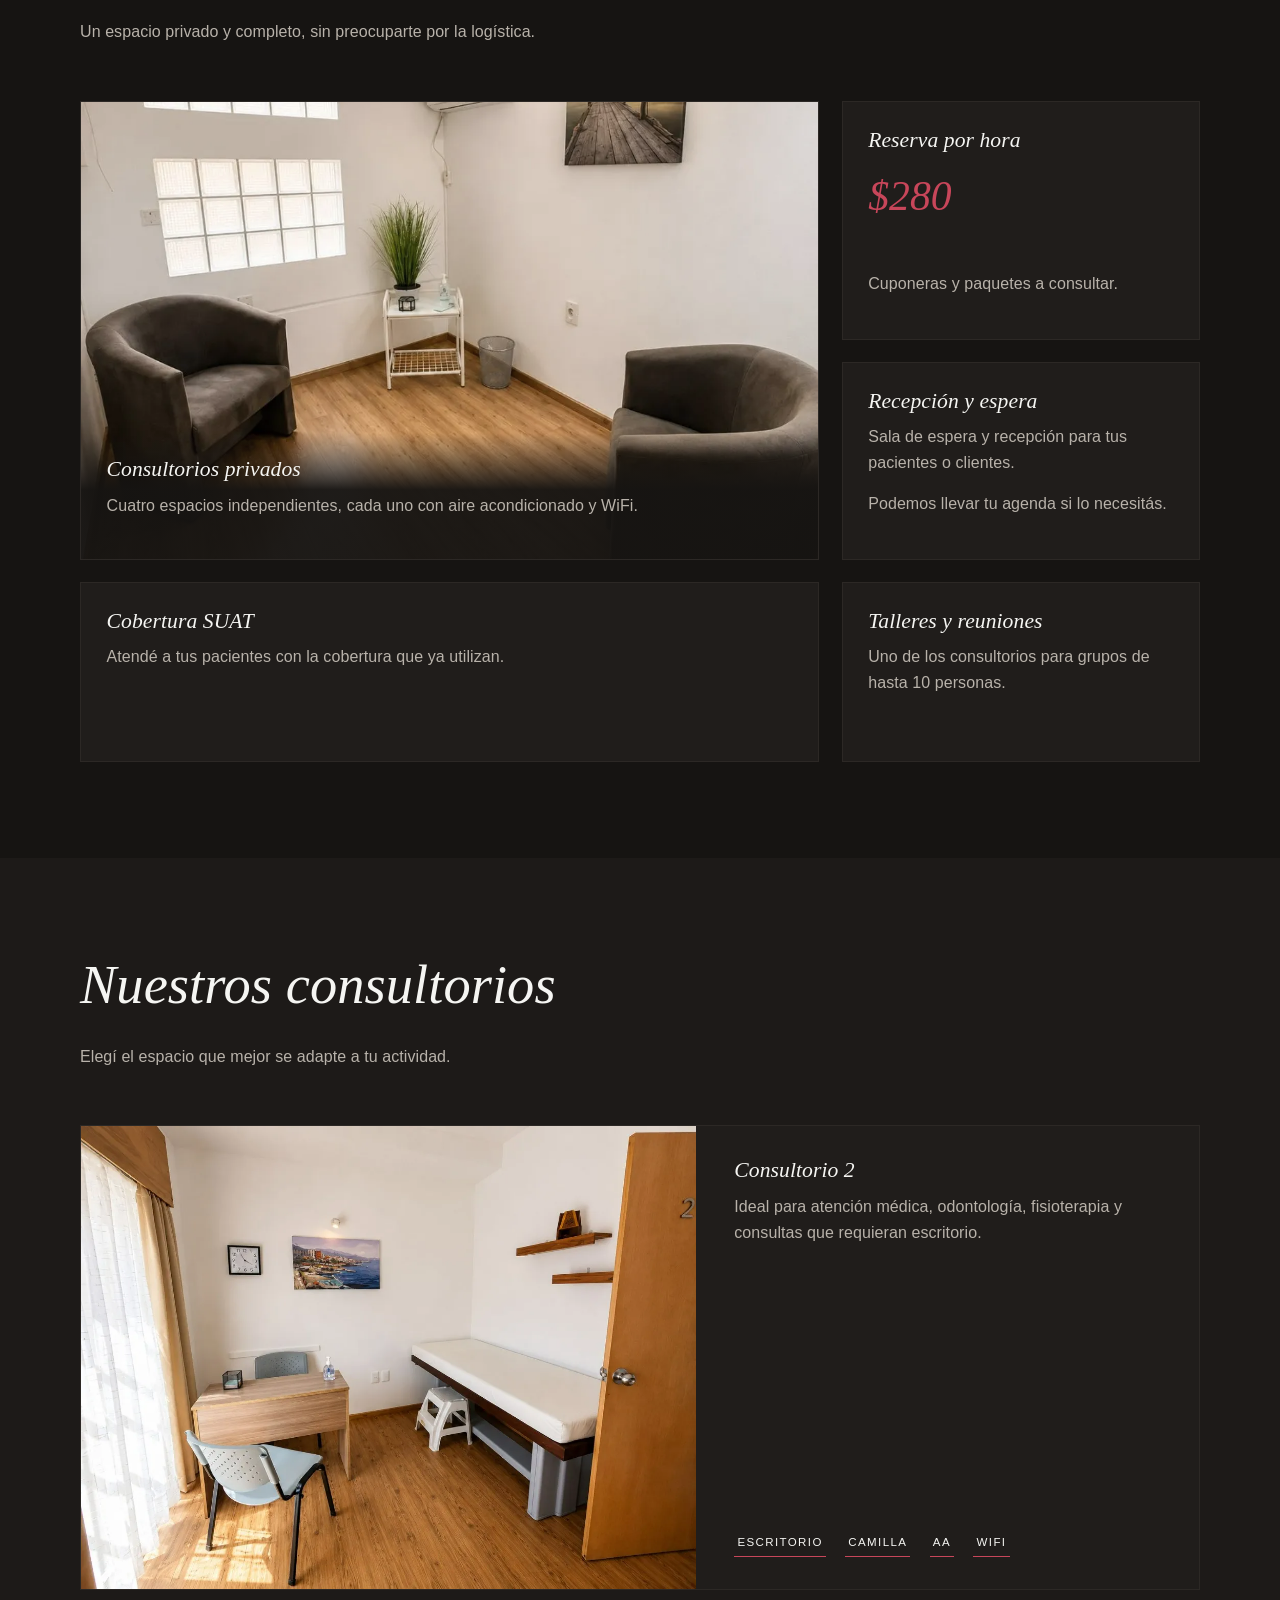
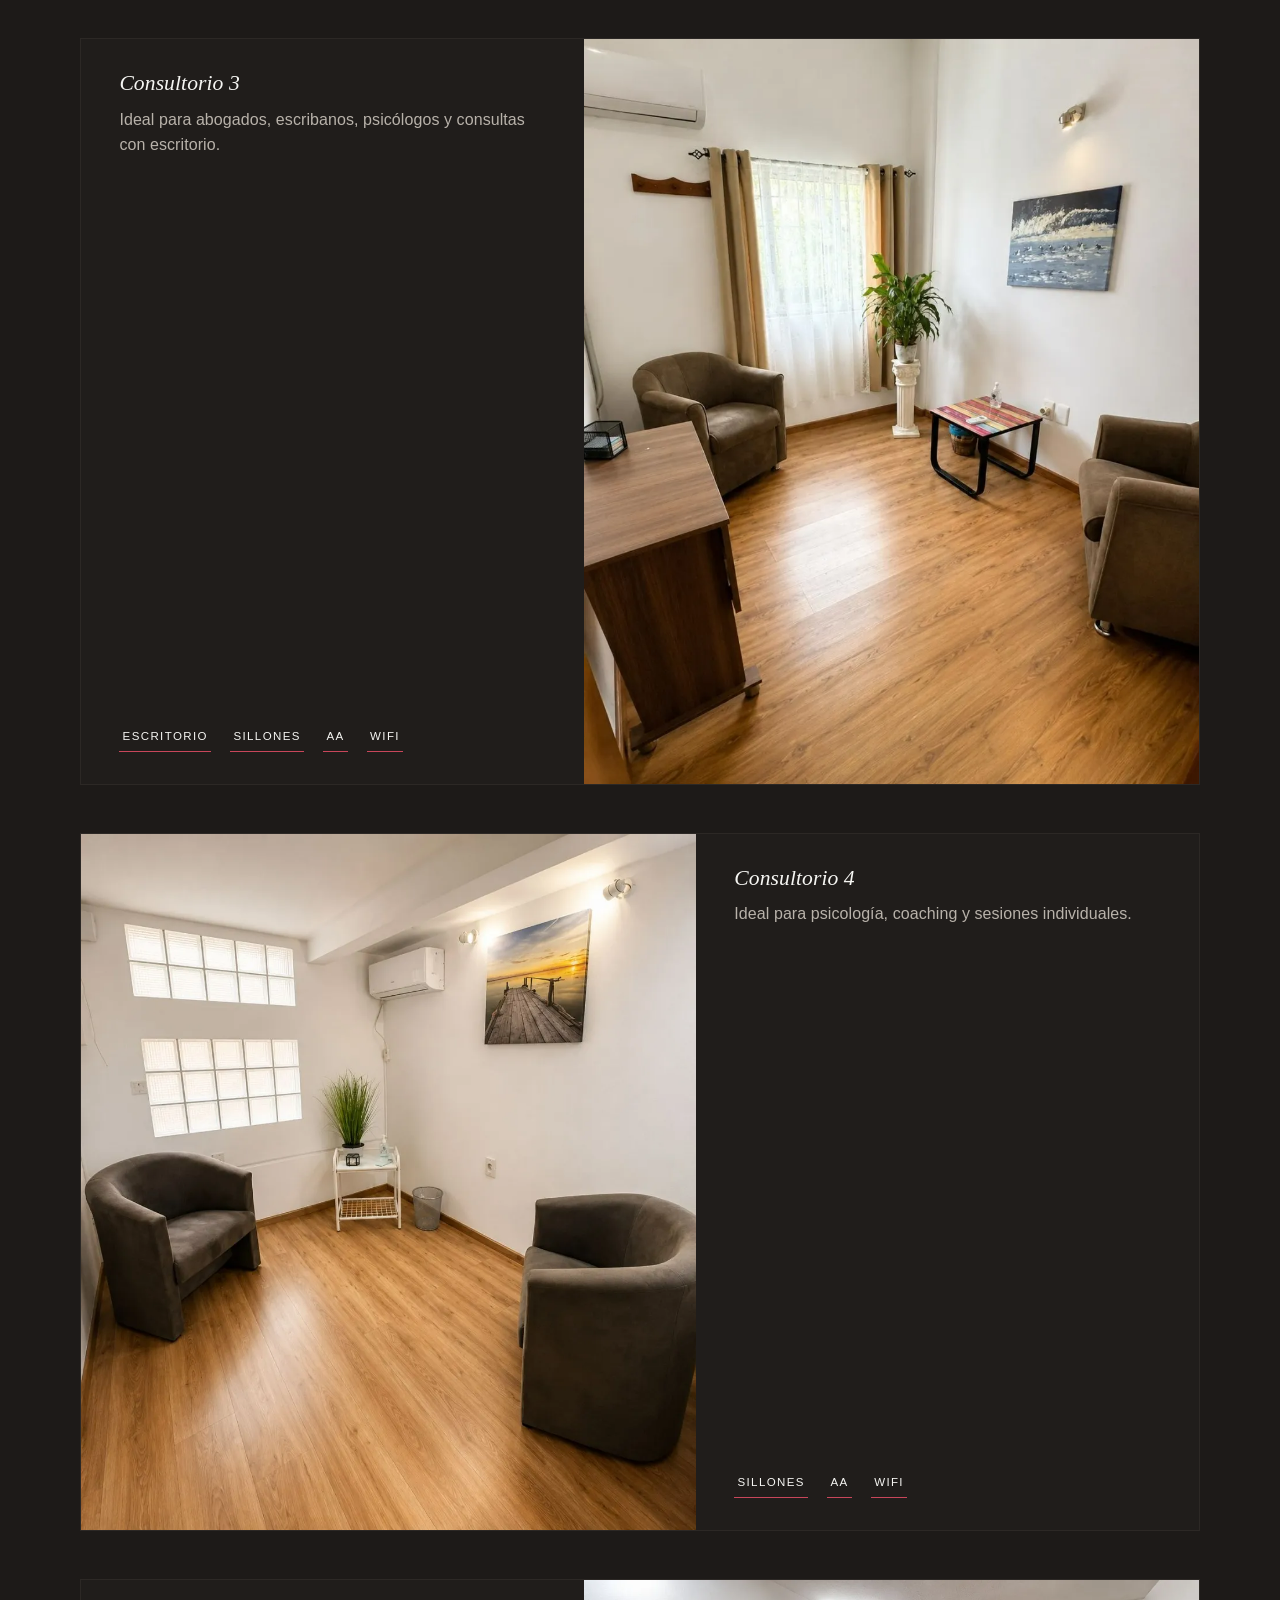
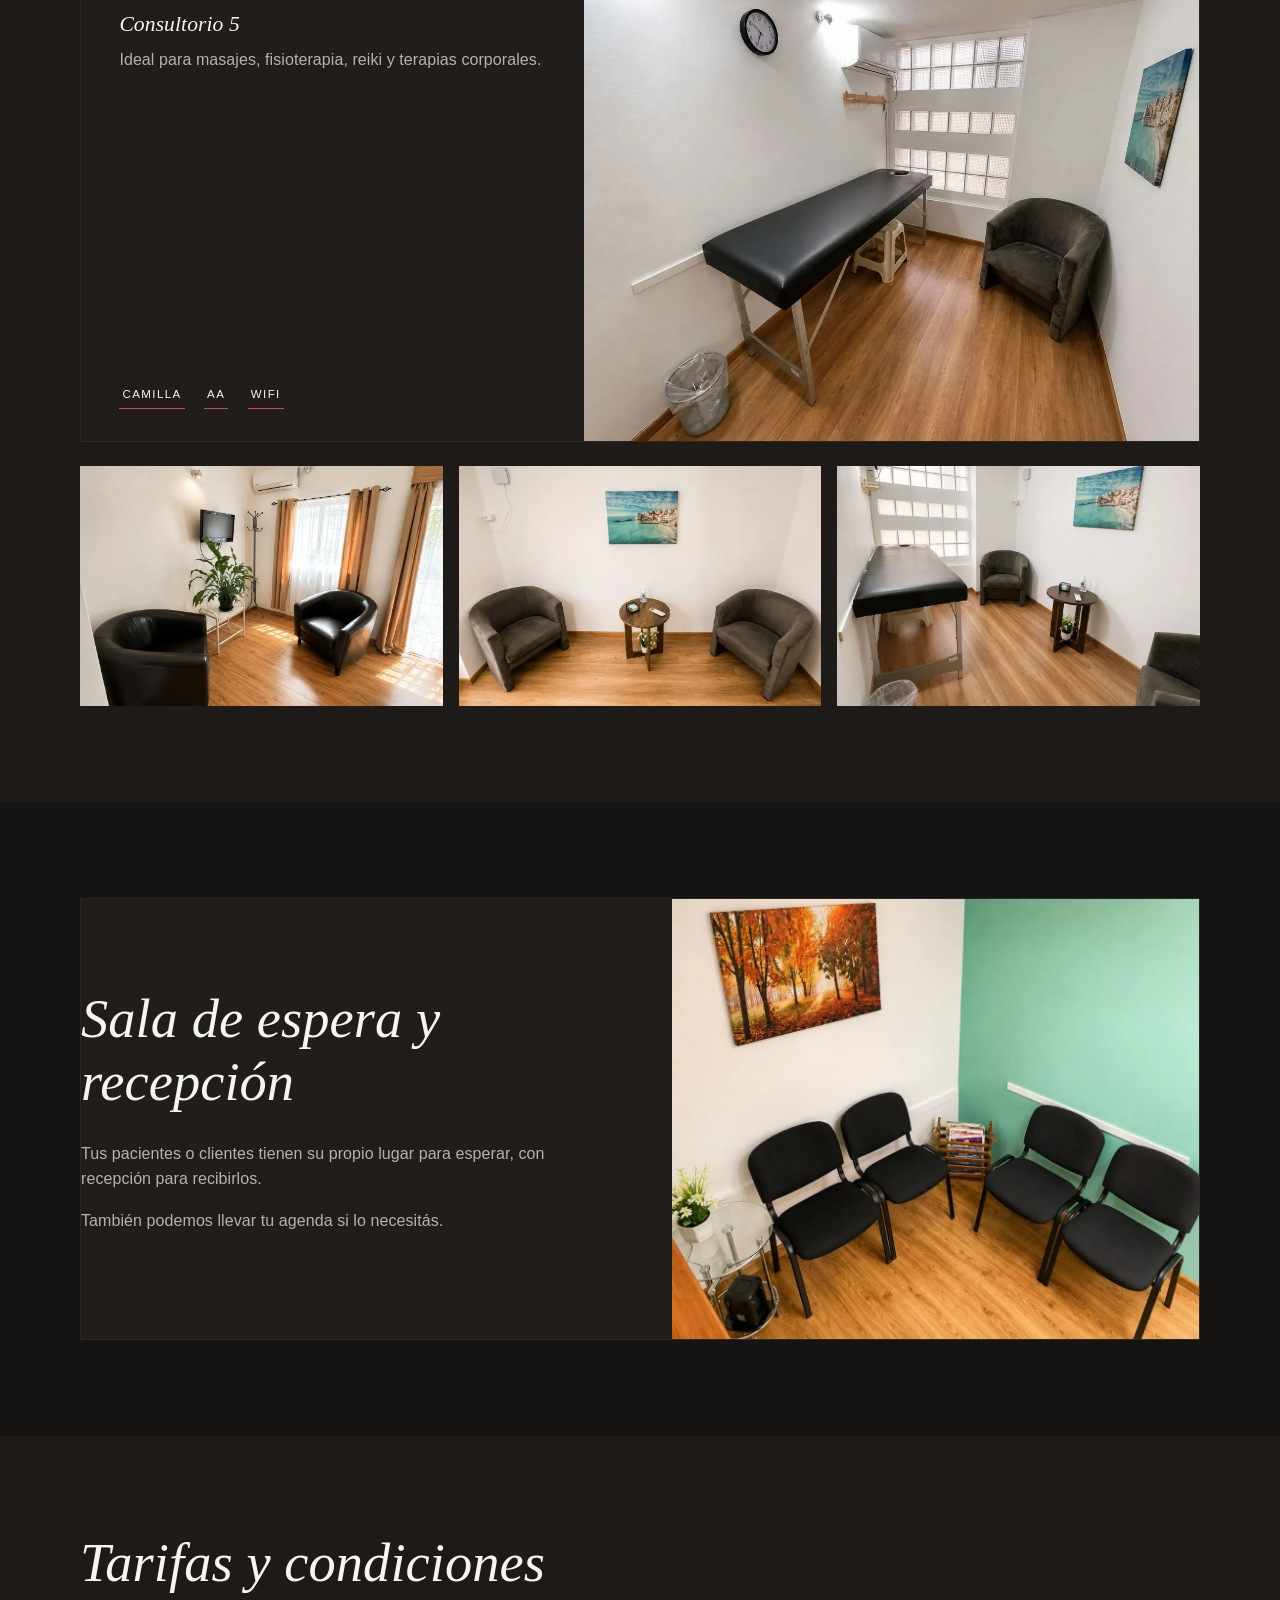
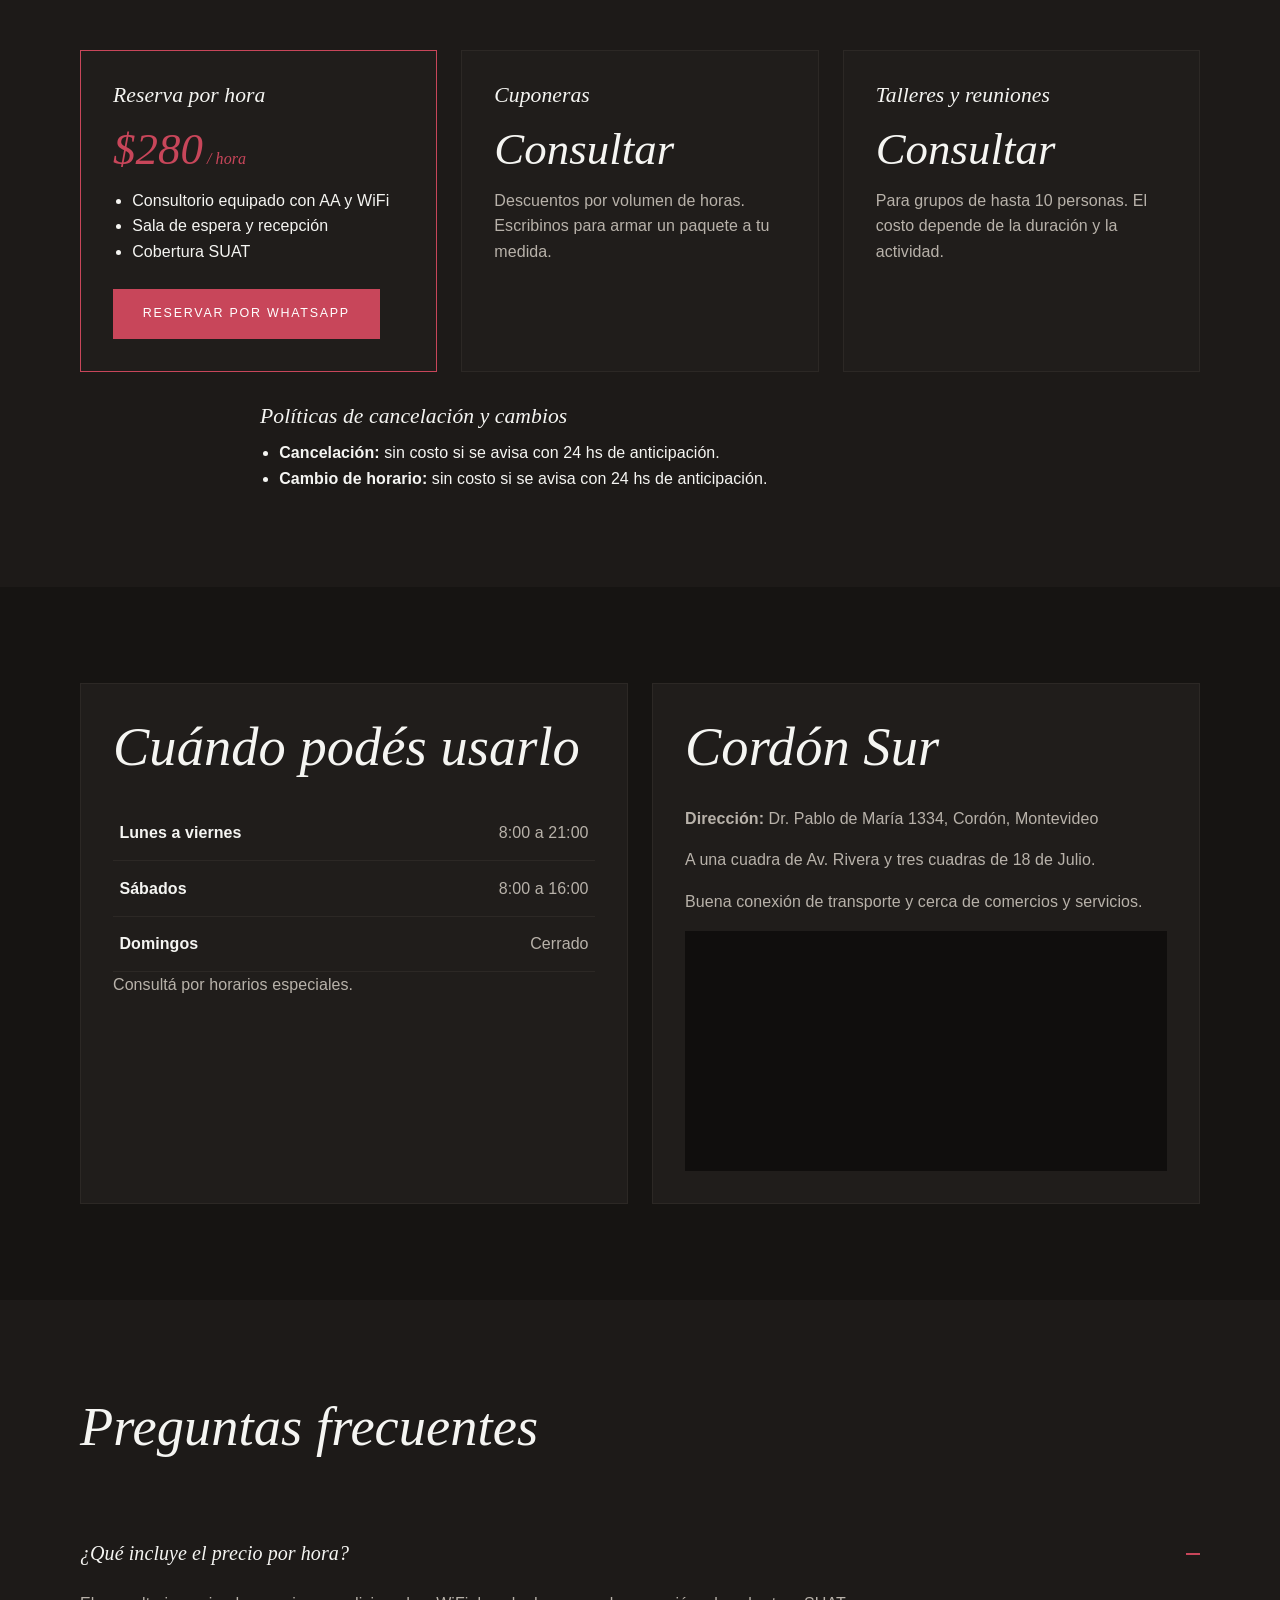
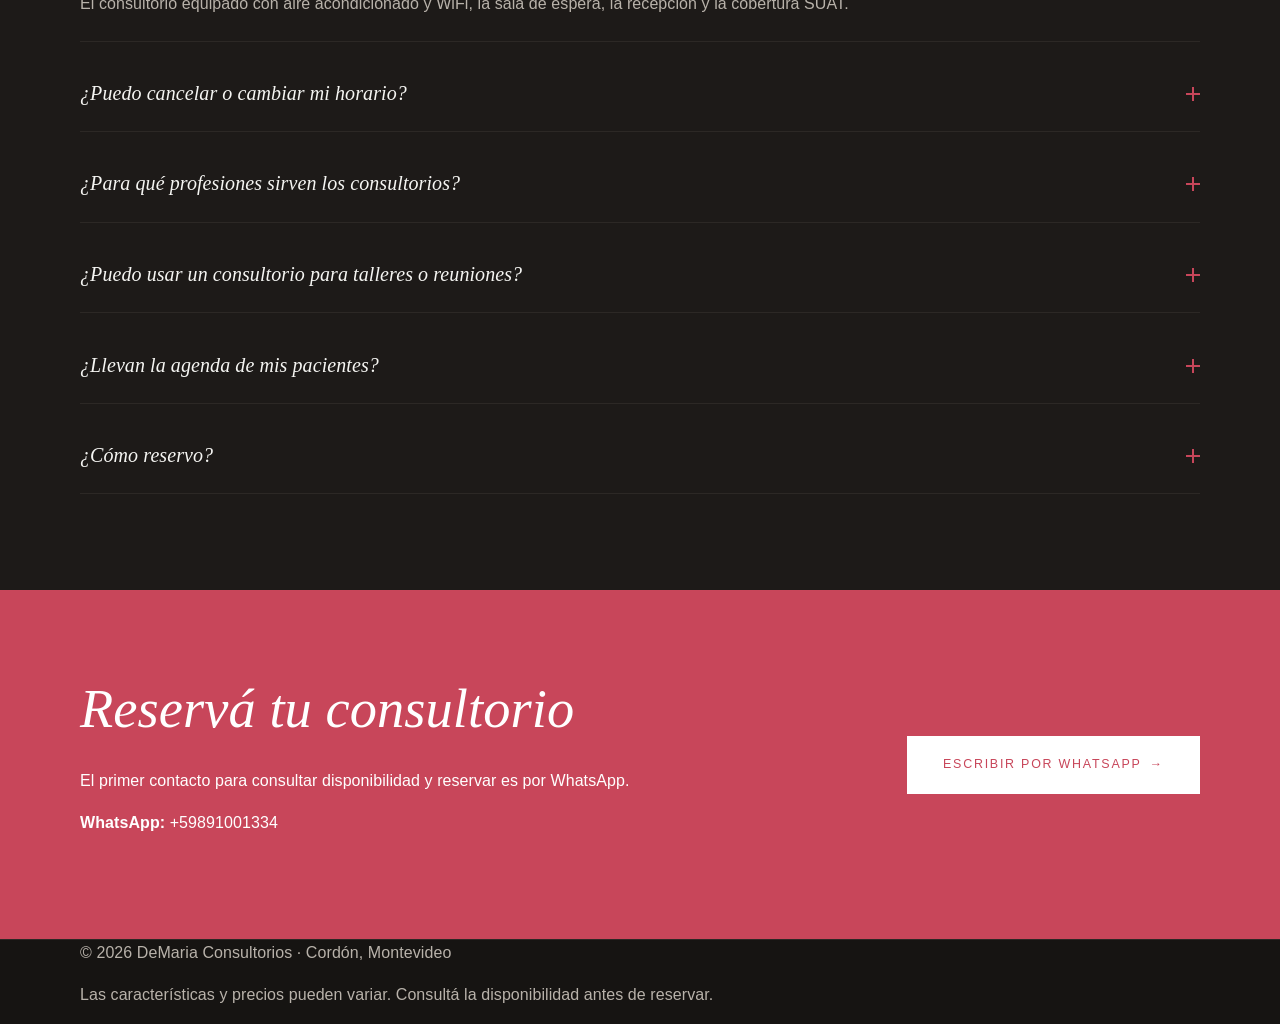
<file: versiones/v8-fotografico.html>
<!DOCTYPE html>
<html lang="es">
<head>
  <meta charset="UTF-8">
  <meta name="viewport" content="width=device-width, initial-scale=1.0">
  <title>DeMaria Consultorios · Versión 8 · Fotográfico</title>
  <meta name="description" content="Alquiler de consultorios en Cordón Sur, Montevideo. 4 consultorios equipados con aire acondicionado y WiFi. $280 por hora. Reservas por WhatsApp.">
  <link rel="stylesheet" href="../css/base.css">
  <link rel="stylesheet" href="../css/fotografico.css">
</head>
<body>
  <div class="fondo" aria-hidden="true"><span></span><span></span><span></span></div>

  <header class="encabezado">
    <div class="contenedor encabezado__interior vidrio">
      <a href="#inicio" class="marca">DeMaria <span>Consultorios</span></a>
      <button class="menu-toggle" aria-label="Abrir menú" aria-expanded="false" aria-controls="menu">
        <span></span><span></span><span></span>
      </button>
      <nav id="menu" class="menu">
        <a href="#espacios">Espacios</a>
        <a href="#precios">Precios</a>
        <a href="#horarios">Horarios</a>
        <a href="#faq">Preguntas</a>
        <a href="#ubicacion">Ubicación</a>
        <a href="#contacto" class="boton boton--primario boton--compacto js-whatsapp">Reservar</a>
        <a href="../galeria.html" class="volver-galeria">Versiones</a>
      </nav>
    </div>
  </header>

  <main>

    <!-- INICIO -->
    <section id="inicio" class="inicio">
      <div class="contenedor inicio__grilla">
        <div class="inicio__texto-bloque">
          <h1>Consultorios equipados para tu profesión</h1>
          <p class="inicio__resumen">Cuatro consultorios en Cordón Sur, Montevideo, para abogados, escribanos, psicólogos, médicos, fisioterapeutas y terapias alternativas. Listos para atender desde el primer día.</p>
          <div class="inicio__acciones">
            <a href="#contacto" class="boton boton--primario js-whatsapp">
              Reservar por WhatsApp <span class="flecha" aria-hidden="true">→</span>
            </a>
            <a href="#precios" class="boton boton--secundario">Ver precios</a>
          </div>
        </div>

        <div class="inicio__visual">
          <img src="../imagenes/consultorio-3.webp" alt="Consultorio 3 con sillones marrones y escritorio">
          <div class="chip-flotante vidrio">
            <span class="chip-flotante__monto" data-config="precioHora">$280</span>
            <span class="chip-flotante__texto">por hora</span>
          </div>
        </div>
      </div>
    </section>

    <!-- DATOS RÁPIDOS -->
    <section class="datos">
      <div class="contenedor datos__grilla">
        <div class="dato vidrio">
          <strong>4</strong>
          <span>consultorios</span>
        </div>
        <div class="dato vidrio">
          <strong data-config="precioHora">$280</strong>
          <span>por hora</span>
        </div>
        <div class="dato vidrio">
          <strong>AA + WiFi</strong>
          <span>en todos los espacios</span>
        </div>
        <div class="dato vidrio">
          <strong>SUAT</strong>
          <span>cobertura disponible</span>
        </div>
      </div>
    </section>

    <!-- CARACTERÍSTICAS (BENTO) -->
    <section id="servicios" class="seccion">
      <div class="contenedor">
        <header class="seccion__encabezado">
          <h2>Todo lo que necesitás para atender</h2>
          <p>Un espacio privado y completo, sin preocuparte por la logística.</p>
        </header>

        <div class="bento">
          <article class="bento__tile bento__tile--grande vidrio">
            <img src="../imagenes/consultorio-4.webp" alt="Consultorio con sillones y ventanas de vidrio">
            <div class="bento__texto">
              <h3>Consultorios privados</h3>
              <p>Cuatro espacios independientes, cada uno con aire acondicionado y WiFi.</p>
            </div>
          </article>

          <article class="bento__tile vidrio">
            <h3>Reserva por hora</h3>
            <p class="bento__monto" data-config="precioHora">$280</p>
            <p>Cuponeras y paquetes a consultar.</p>
          </article>

          <article class="bento__tile vidrio">
            <h3>Recepción y espera</h3>
            <p>Sala de espera y recepción para tus pacientes o clientes.</p>
            <p class="bento__extra">Podemos llevar tu agenda si lo necesitás.</p>
          </article>

          <article class="bento__tile bento__tile--ancha vidrio">
            <h3>Cobertura SUAT</h3>
            <p>Atendé a tus pacientes con la cobertura que ya utilizan.</p>
          </article>

          <article class="bento__tile vidrio">
            <h3>Talleres y reuniones</h3>
            <p>Uno de los consultorios para grupos de hasta <span data-config="tallerMaximo">10</span> personas.</p>
          </article>
        </div>
      </div>
    </section>

    <!-- CONSULTORIOS -->
    <section id="espacios" class="seccion seccion--suave">
      <div class="contenedor">
        <header class="seccion__encabezado">
          <h2>Nuestros consultorios</h2>
          <p>Elegí el espacio que mejor se adapte a tu actividad.</p>
        </header>

        <div class="espacios__grilla">
          <article class="tarjeta vidrio">
            <img src="../imagenes/consultorio-2-escritorio.webp" alt="Consultorio 2 con escritorio y camilla">
            <div class="tarjeta__cuerpo">
              <h3>Consultorio 2</h3>
              <p>Ideal para atención médica, odontología, fisioterapia y consultas que requieran escritorio.</p>
              <ul class="etiquetas">
                <li>Escritorio</li>
                <li>Camilla</li>
                <li>AA</li>
                <li>WiFi</li>
              </ul>
            </div>
          </article>

          <article class="tarjeta vidrio">
            <img src="../imagenes/consultorio-3.webp" alt="Consultorio 3 con sillones marrones y escritorio">
            <div class="tarjeta__cuerpo">
              <h3>Consultorio 3</h3>
              <p>Ideal para abogados, escribanos, psicólogos y consultas con escritorio.</p>
              <ul class="etiquetas">
                <li>Escritorio</li>
                <li>Sillones</li>
                <li>AA</li>
                <li>WiFi</li>
              </ul>
            </div>
          </article>

          <article class="tarjeta vidrio">
            <img src="../imagenes/consultorio-4.webp" alt="Consultorio 4 con sillones y ventanas de vidrio">
            <div class="tarjeta__cuerpo">
              <h3>Consultorio 4</h3>
              <p>Ideal para psicología, coaching y sesiones individuales.</p>
              <ul class="etiquetas">
                <li>Sillones</li>
                <li>AA</li>
                <li>WiFi</li>
              </ul>
            </div>
          </article>

          <article class="tarjeta vidrio">
            <img src="../imagenes/consultorio-5-camilla.webp" alt="Consultorio 5 con camilla y reloj">
            <div class="tarjeta__cuerpo">
              <h3>Consultorio 5</h3>
              <p>Ideal para masajes, fisioterapia, reiki y terapias corporales.</p>
              <ul class="etiquetas">
                <li>Camilla</li>
                <li>AA</li>
                <li>WiFi</li>
              </ul>
            </div>
          </article>
        </div>

        <div class="galeria" aria-label="Más fotos de los consultorios">
          <img src="../imagenes/consultorio-2-sillones.webp" alt="Consultorio 2 con sillones negros y televisor">
          <img src="../imagenes/consultorio-5-sillones.webp" alt="Consultorio 5 con sillones grises">
          <img src="../imagenes/consultorio-5-camilla-2.webp" alt="Consultorio 5 con camilla de masajes">
        </div>
      </div>
    </section>

    <!-- SALA DE ESPERA -->
    <section class="seccion">
      <div class="contenedor espera__grilla vidrio">
        <div class="espera__texto">
          <h2>Sala de espera y recepción</h2>
          <p>Tus pacientes o clientes tienen su propio lugar para esperar, con recepción para recibirlos.</p>
          <p>También podemos llevar tu agenda si lo necesitás.</p>
        </div>
        <img src="../imagenes/sala-espera.webp" alt="Sala de espera con sillas negras y cuadro de otoño">
      </div>
    </section>

    <!-- PRECIOS -->
    <section id="precios" class="seccion seccion--suave">
      <div class="contenedor">
        <header class="seccion__encabezado">
          <h2>Tarifas y condiciones</h2>
        </header>

        <div class="precios__grilla">
          <div class="precio vidrio precio--destacado">
            <h3>Reserva por hora</h3>
            <p class="precio__monto"><span data-config="precioHora">$280</span><span> / hora</span></p>
            <ul>
              <li>Consultorio equipado con AA y WiFi</li>
              <li>Sala de espera y recepción</li>
              <li>Cobertura SUAT</li>
            </ul>
            <a href="#contacto" class="boton boton--primario js-whatsapp">Reservar por WhatsApp</a>
          </div>

          <div class="precio vidrio">
            <h3>Cuponeras</h3>
            <p class="precio__monto precio__monto--consultar">Consultar</p>
            <p>Descuentos por volumen de horas. Escribinos para armar un paquete a tu medida.</p>
          </div>

          <div class="precio vidrio">
            <h3>Talleres y reuniones</h3>
            <p class="precio__monto precio__monto--consultar">Consultar</p>
            <p>Para grupos de hasta <span data-config="tallerMaximo">10</span> personas. El costo depende de la duración y la actividad.</p>
          </div>
        </div>

        <div class="politicas vidrio">
          <h3>Políticas de cancelación y cambios</h3>
          <ul>
            <li><strong>Cancelación:</strong> sin costo si se avisa con <span data-config="cancelacionHoras">24</span> hs de anticipación.</li>
            <li><strong>Cambio de horario:</strong> sin costo si se avisa con <span data-config="cancelacionHoras">24</span> hs de anticipación.</li>
          </ul>
        </div>
      </div>
    </section>

    <!-- HORARIOS Y UBICACIÓN -->
    <section id="horarios" class="seccion">
      <div class="contenedor horarios__grilla">
        <div class="vidrio bloque">
          <h2>Cuándo podés usarlo</h2>
          <table class="horarios">
            <tbody id="horarios-tbody">
              <tr><th scope="row">Lunes a viernes</th><td>8:00 a 21:00</td></tr>
              <tr><th scope="row">Sábados</th><td>8:00 a 16:00</td></tr>
              <tr><th scope="row">Domingos</th><td>Cerrado</td></tr>
            </tbody>
          </table>
          <p class="nota">Consultá por horarios especiales.</p>
        </div>

        <div id="ubicacion" class="vidrio bloque">
          <h2>Cordón Sur</h2>
          <p><strong>Dirección:</strong> <span class="completar" data-config="direccion">[COMPLETAR: dirección exacta]</span></p>
          <p>A una cuadra de Av. Rivera y tres cuadras de 18 de Julio.</p>
          <p>Buena conexión de transporte y cerca de comercios y servicios.</p>
          <div class="mapa mapa--vacio" aria-label="Mapa de ubicación">
            <span class="completar">[COMPLETAR: mapa en js/config.js]</span>
          </div>
        </div>
      </div>
    </section>

    <!-- FAQ -->
    <section id="faq" class="seccion seccion--suave">
      <div class="contenedor faq__contenedor">
        <header class="seccion__encabezado">
          <h2>Preguntas frecuentes</h2>
        </header>

        <div class="faq">
          <details class="faq__item vidrio" open>
            <summary>¿Qué incluye el precio por hora?<span class="faq__icono" aria-hidden="true"></span></summary>
            <p>El consultorio equipado con aire acondicionado y WiFi, la sala de espera, la recepción y la cobertura SUAT.</p>
          </details>
          <details class="faq__item vidrio">
            <summary>¿Puedo cancelar o cambiar mi horario?<span class="faq__icono" aria-hidden="true"></span></summary>
            <p>Sí. Cancelar y cambiar el horario es sin costo si avisás con 24 hs de anticipación.</p>
          </details>
          <details class="faq__item vidrio">
            <summary>¿Para qué profesiones sirven los consultorios?<span class="faq__icono" aria-hidden="true"></span></summary>
            <p>Para abogados, escribanos, psicólogos, médicos, fisioterapeutas, masajistas, reiki y otras terapias alternativas.</p>
          </details>
          <details class="faq__item vidrio">
            <summary>¿Puedo usar un consultorio para talleres o reuniones?<span class="faq__icono" aria-hidden="true"></span></summary>
            <p>Sí, uno de los consultorios admite hasta <span data-config="tallerMaximo">10</span> personas. El costo se consulta según la actividad.</p>
          </details>
          <details class="faq__item vidrio">
            <summary>¿Llevan la agenda de mis pacientes?<span class="faq__icono" aria-hidden="true"></span></summary>
            <p>Sí, si lo querés llevamos tu agenda. Consultanos los detalles.</p>
          </details>
          <details class="faq__item vidrio">
            <summary>¿Cómo reservo?<span class="faq__icono" aria-hidden="true"></span></summary>
            <p>Escribinos por WhatsApp para consultar disponibilidad y reservar el horario que necesitás.</p>
          </details>
        </div>
      </div>
    </section>

    <!-- CONTACTO -->
    <section id="contacto" class="contacto">
      <div class="contenedor contacto__grilla vidrio">
        <div>
          <h2>Reservá tu consultorio</h2>
          <p>El primer contacto para consultar disponibilidad y reservar es por WhatsApp.</p>
          <p class="contacto__linea"><strong>WhatsApp:</strong> <span class="completar" data-config="whatsappVisible">[COMPLETAR: número]</span></p>
        </div>
        <div class="contacto__accion">
          <a href="#" class="boton boton--primario boton--grande js-whatsapp">
            Escribir por WhatsApp <span class="flecha" aria-hidden="true">→</span>
          </a>
        </div>
      </div>
    </section>

  </main>

  <footer class="pie">
    <div class="contenedor pie__interior">
      <p>&copy; <span id="anio"></span> DeMaria Consultorios · Cordón, Montevideo</p>
      <p class="pie__nota">Las características y precios pueden variar. Consultá la disponibilidad antes de reservar.</p>
    </div>
  </footer>

  <script src="../js/config.js"></script>
  <script src="../js/main.js"></script>
</body>
</html>
</file>
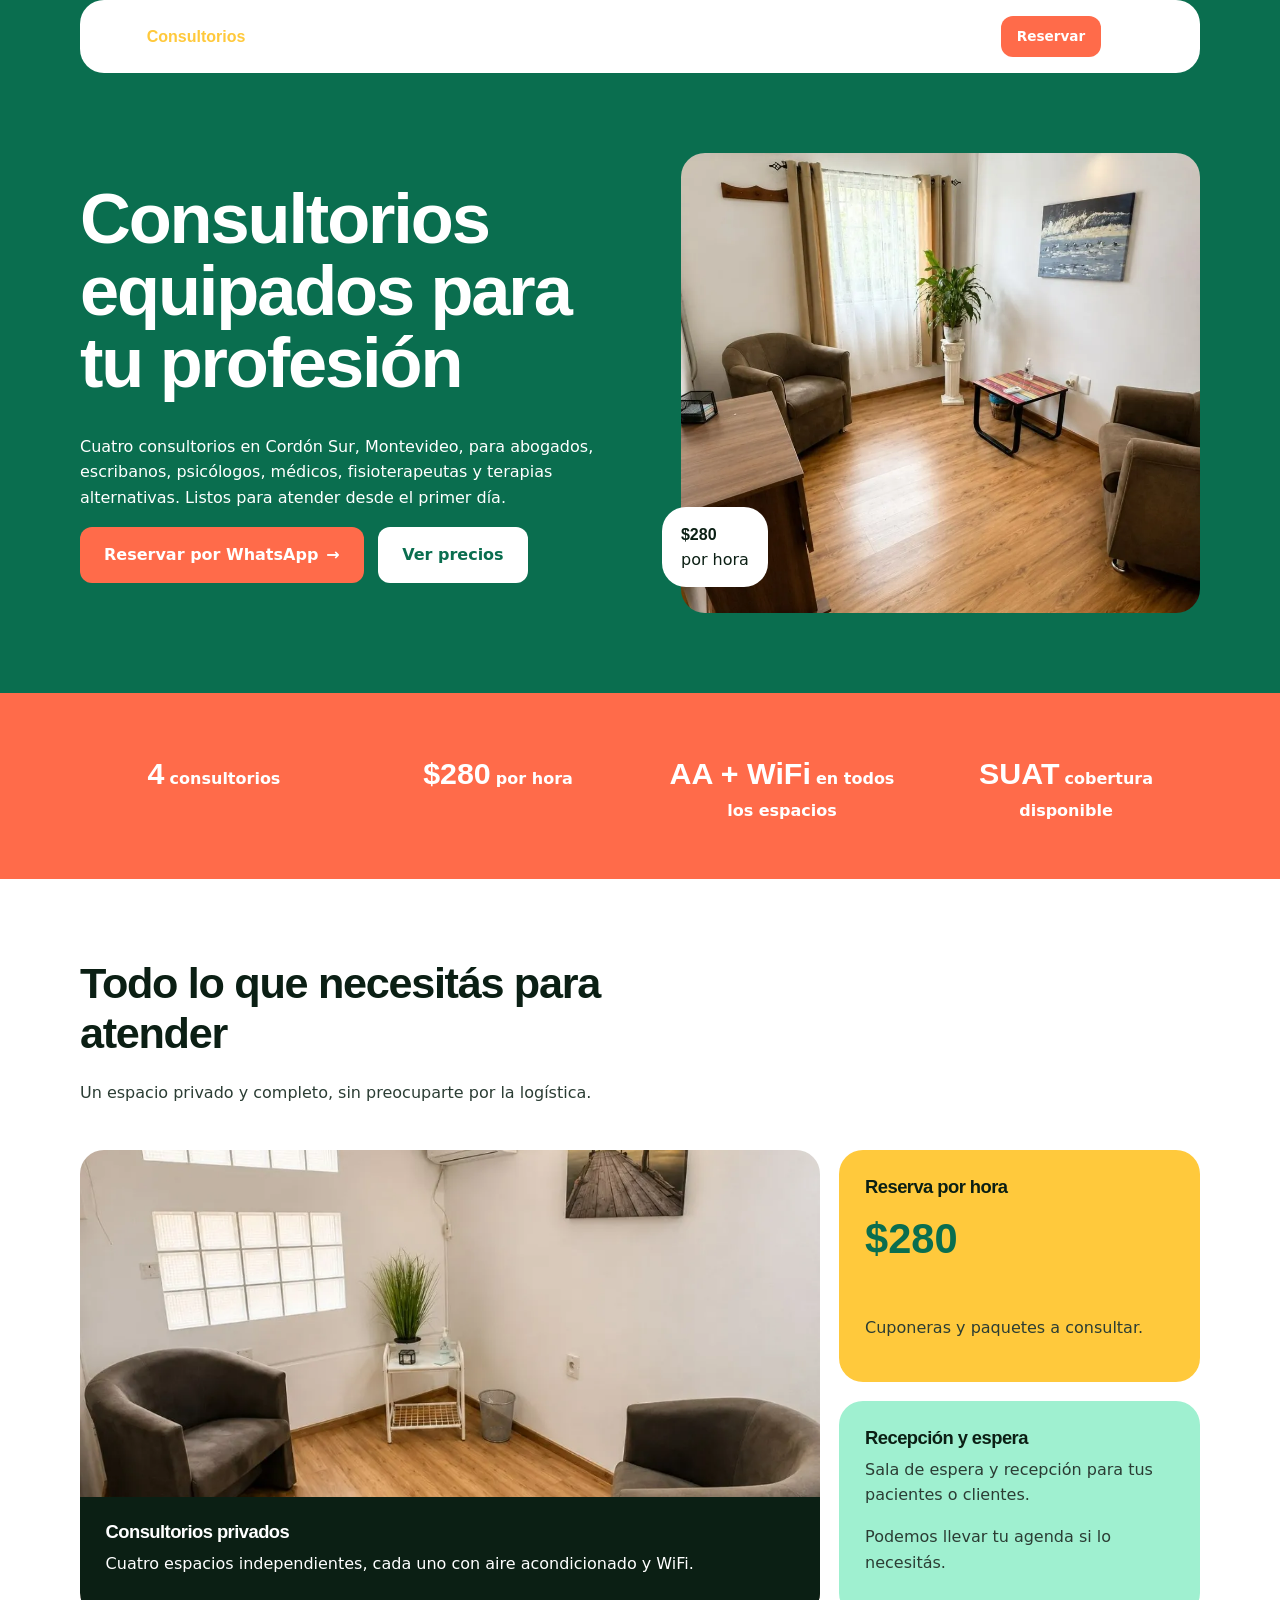
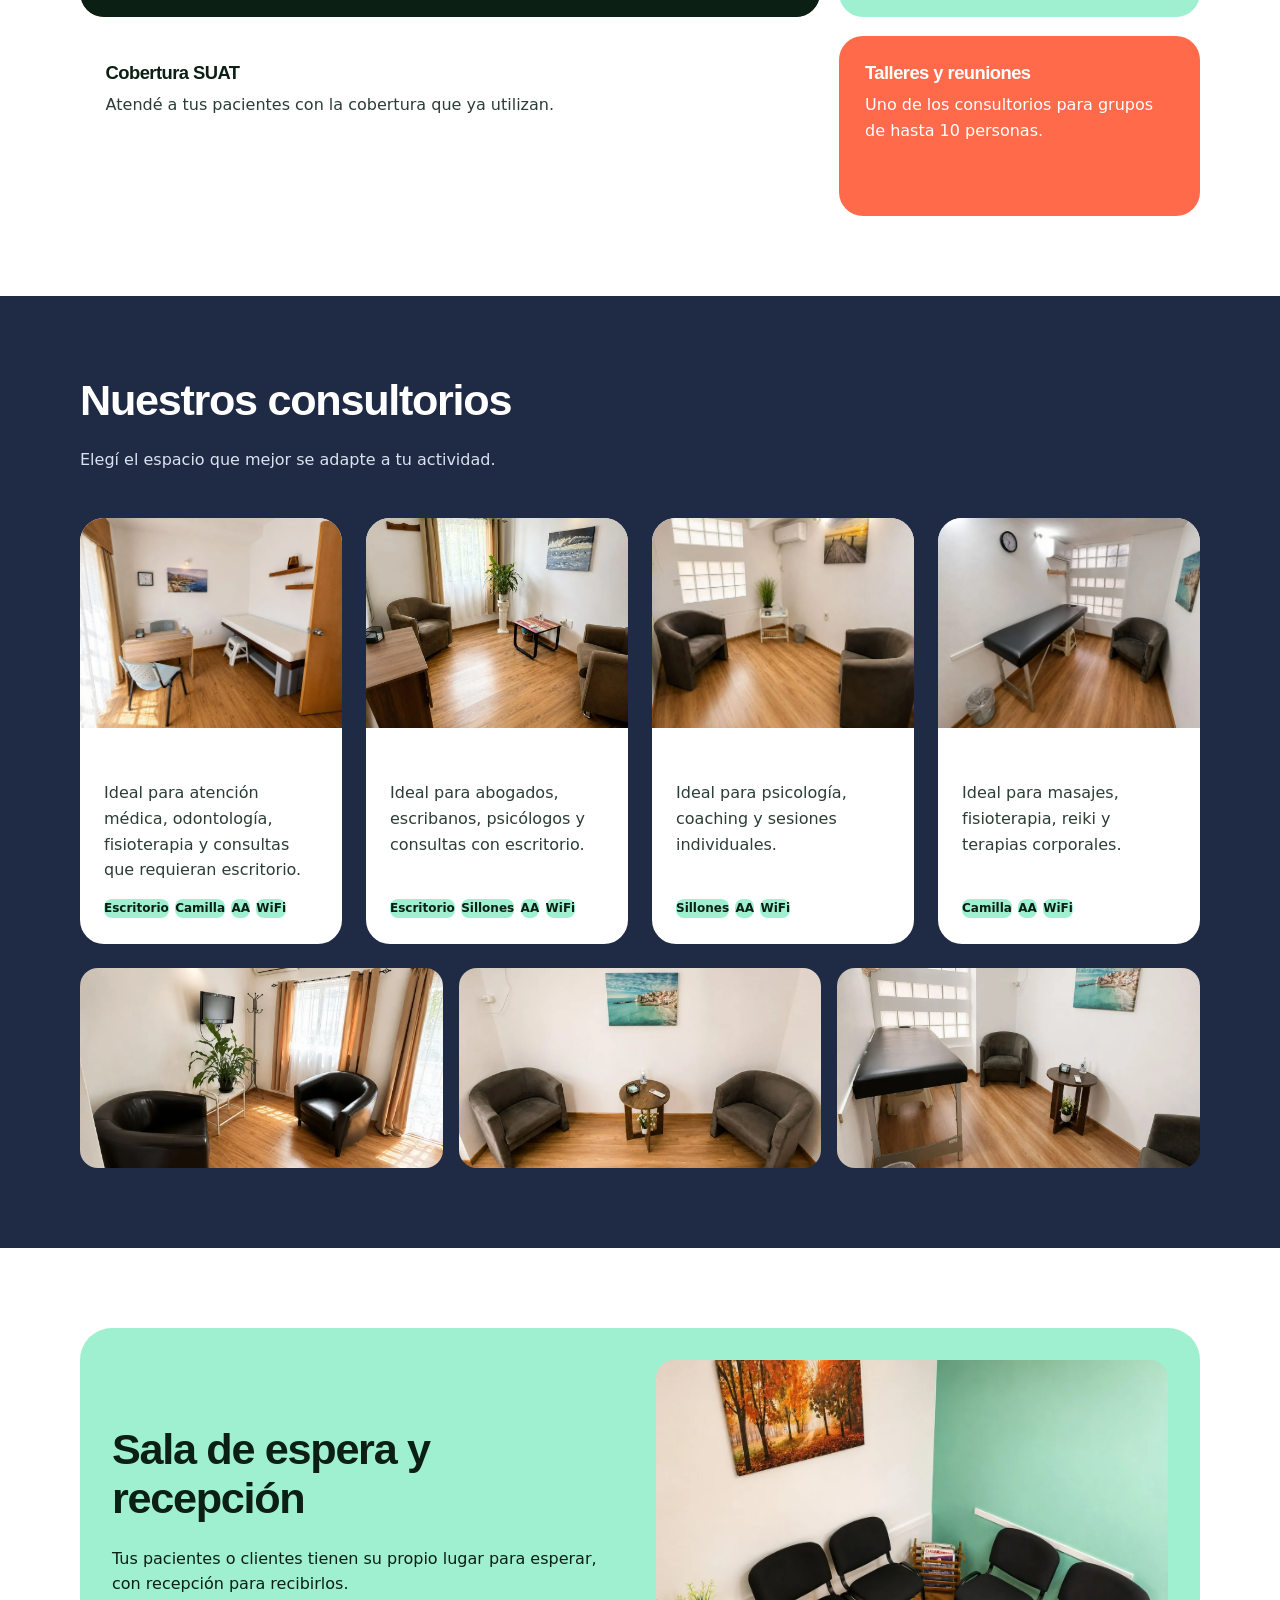
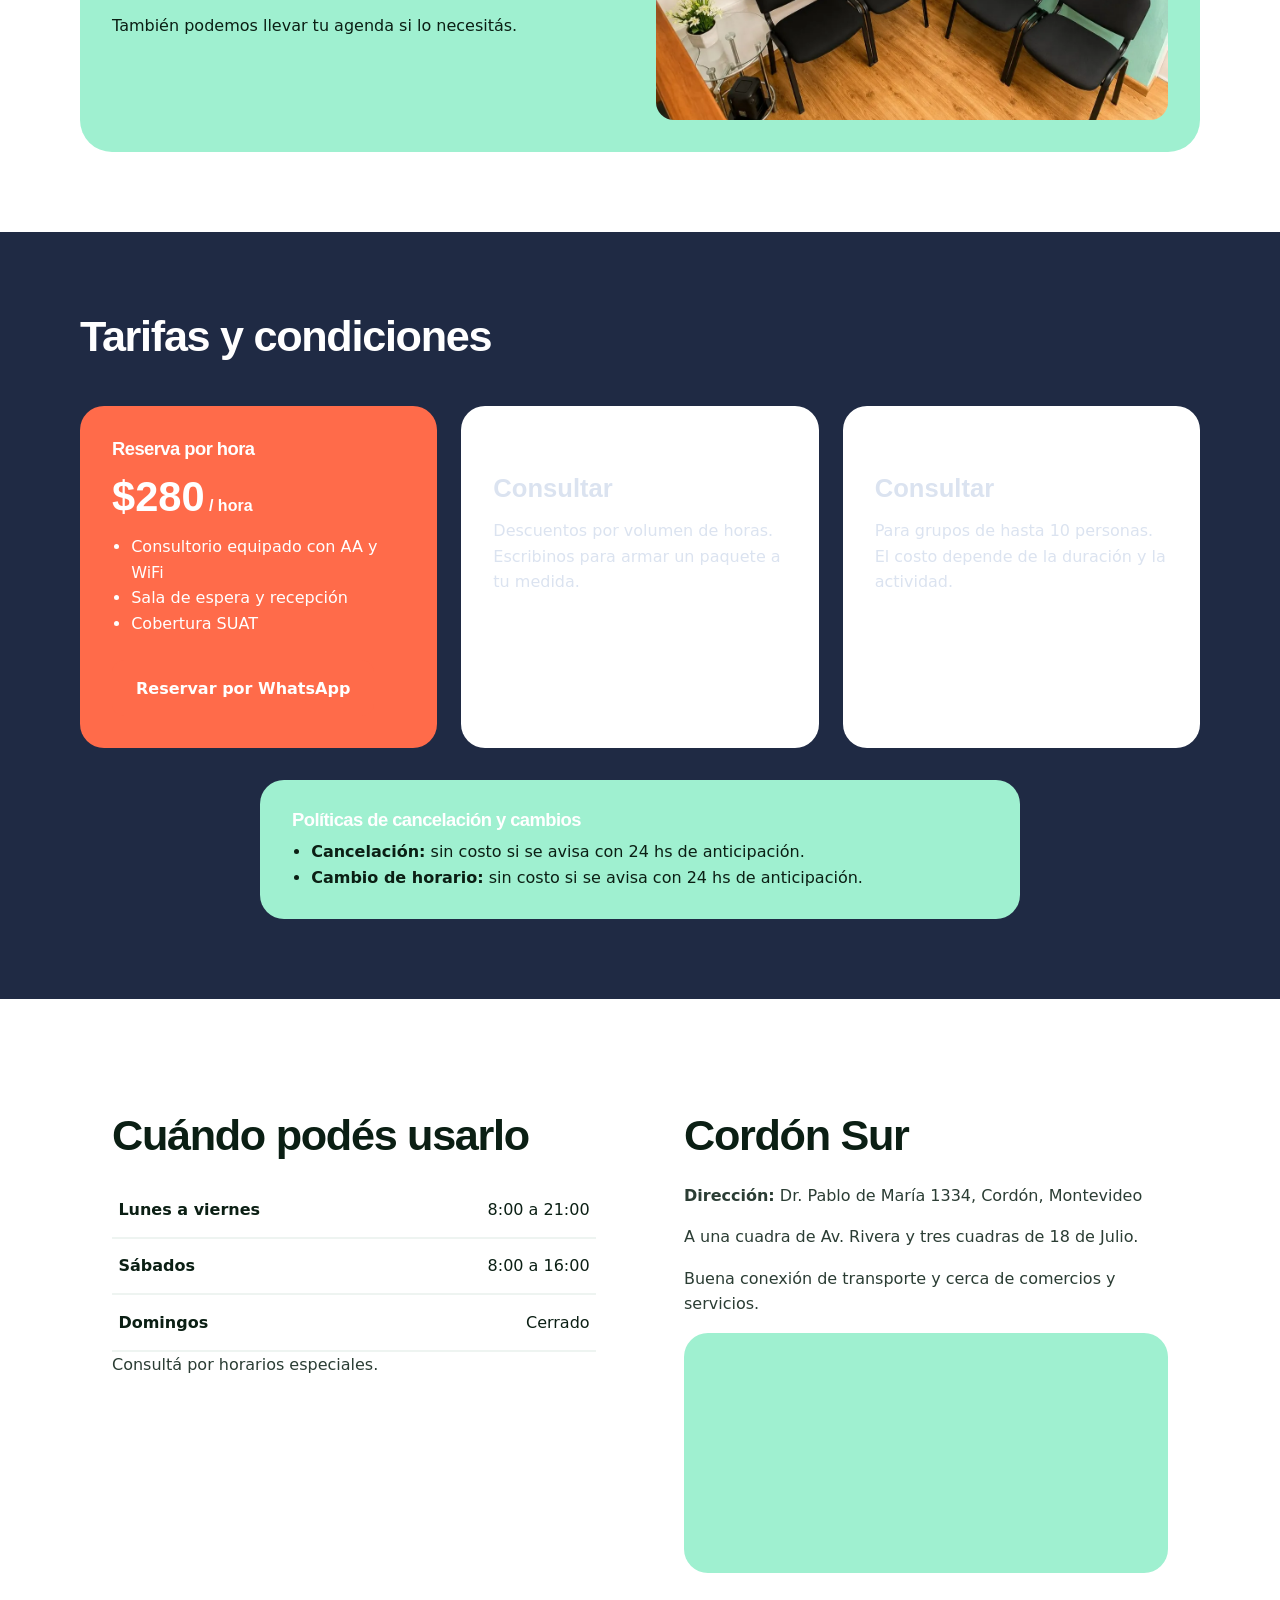
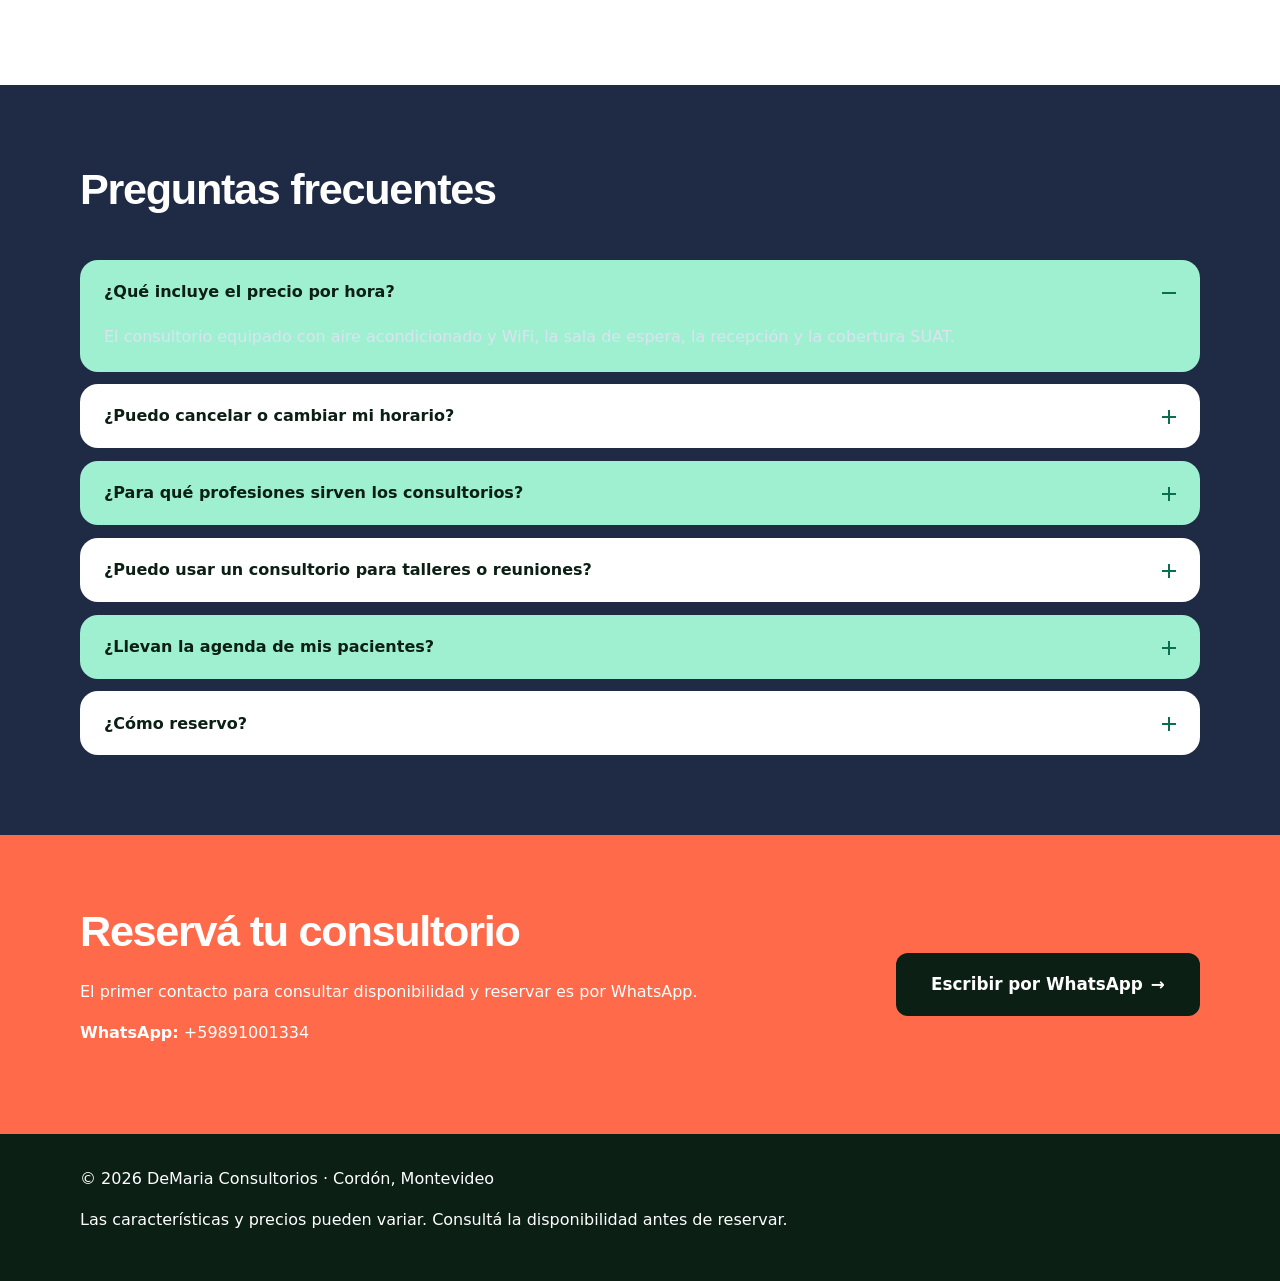
<file: versiones/v9-bloques.html>
<!DOCTYPE html>
<html lang="es">
<head>
  <meta charset="UTF-8">
  <meta name="viewport" content="width=device-width, initial-scale=1.0">
  <title>DeMaria Consultorios · Versión 9 · Bloques de color</title>
  <meta name="description" content="Alquiler de consultorios en Cordón Sur, Montevideo. 4 consultorios equipados con aire acondicionado y WiFi. $280 por hora. Reservas por WhatsApp.">
  <link rel="stylesheet" href="../css/base.css">
  <link rel="stylesheet" href="../css/bloques.css">
</head>
<body>
  <div class="fondo" aria-hidden="true"><span></span><span></span><span></span></div>

  <header class="encabezado">
    <div class="contenedor encabezado__interior vidrio">
      <a href="#inicio" class="marca">DeMaria <span>Consultorios</span></a>
      <button class="menu-toggle" aria-label="Abrir menú" aria-expanded="false" aria-controls="menu">
        <span></span><span></span><span></span>
      </button>
      <nav id="menu" class="menu">
        <a href="#espacios">Espacios</a>
        <a href="#precios">Precios</a>
        <a href="#horarios">Horarios</a>
        <a href="#faq">Preguntas</a>
        <a href="#ubicacion">Ubicación</a>
        <a href="#contacto" class="boton boton--primario boton--compacto js-whatsapp">Reservar</a>
        <a href="../galeria.html" class="volver-galeria">Versiones</a>
      </nav>
    </div>
  </header>

  <main>

    <!-- INICIO -->
    <section id="inicio" class="inicio">
      <div class="contenedor inicio__grilla">
        <div class="inicio__texto-bloque">
          <h1>Consultorios equipados para tu profesión</h1>
          <p class="inicio__resumen">Cuatro consultorios en Cordón Sur, Montevideo, para abogados, escribanos, psicólogos, médicos, fisioterapeutas y terapias alternativas. Listos para atender desde el primer día.</p>
          <div class="inicio__acciones">
            <a href="#contacto" class="boton boton--primario js-whatsapp">
              Reservar por WhatsApp <span class="flecha" aria-hidden="true">→</span>
            </a>
            <a href="#precios" class="boton boton--secundario">Ver precios</a>
          </div>
        </div>

        <div class="inicio__visual">
          <img src="../imagenes/consultorio-3.webp" alt="Consultorio 3 con sillones marrones y escritorio">
          <div class="chip-flotante vidrio">
            <span class="chip-flotante__monto" data-config="precioHora">$280</span>
            <span class="chip-flotante__texto">por hora</span>
          </div>
        </div>
      </div>
    </section>

    <!-- DATOS RÁPIDOS -->
    <section class="datos">
      <div class="contenedor datos__grilla">
        <div class="dato vidrio">
          <strong>4</strong>
          <span>consultorios</span>
        </div>
        <div class="dato vidrio">
          <strong data-config="precioHora">$280</strong>
          <span>por hora</span>
        </div>
        <div class="dato vidrio">
          <strong>AA + WiFi</strong>
          <span>en todos los espacios</span>
        </div>
        <div class="dato vidrio">
          <strong>SUAT</strong>
          <span>cobertura disponible</span>
        </div>
      </div>
    </section>

    <!-- CARACTERÍSTICAS (BENTO) -->
    <section id="servicios" class="seccion">
      <div class="contenedor">
        <header class="seccion__encabezado">
          <h2>Todo lo que necesitás para atender</h2>
          <p>Un espacio privado y completo, sin preocuparte por la logística.</p>
        </header>

        <div class="bento">
          <article class="bento__tile bento__tile--grande vidrio">
            <img src="../imagenes/consultorio-4.webp" alt="Consultorio con sillones y ventanas de vidrio">
            <div class="bento__texto">
              <h3>Consultorios privados</h3>
              <p>Cuatro espacios independientes, cada uno con aire acondicionado y WiFi.</p>
            </div>
          </article>

          <article class="bento__tile vidrio">
            <h3>Reserva por hora</h3>
            <p class="bento__monto" data-config="precioHora">$280</p>
            <p>Cuponeras y paquetes a consultar.</p>
          </article>

          <article class="bento__tile vidrio">
            <h3>Recepción y espera</h3>
            <p>Sala de espera y recepción para tus pacientes o clientes.</p>
            <p class="bento__extra">Podemos llevar tu agenda si lo necesitás.</p>
          </article>

          <article class="bento__tile bento__tile--ancha vidrio">
            <h3>Cobertura SUAT</h3>
            <p>Atendé a tus pacientes con la cobertura que ya utilizan.</p>
          </article>

          <article class="bento__tile vidrio">
            <h3>Talleres y reuniones</h3>
            <p>Uno de los consultorios para grupos de hasta <span data-config="tallerMaximo">10</span> personas.</p>
          </article>
        </div>
      </div>
    </section>

    <!-- CONSULTORIOS -->
    <section id="espacios" class="seccion seccion--suave">
      <div class="contenedor">
        <header class="seccion__encabezado">
          <h2>Nuestros consultorios</h2>
          <p>Elegí el espacio que mejor se adapte a tu actividad.</p>
        </header>

        <div class="espacios__grilla">
          <article class="tarjeta vidrio">
            <img src="../imagenes/consultorio-2-escritorio.webp" alt="Consultorio 2 con escritorio y camilla">
            <div class="tarjeta__cuerpo">
              <h3>Consultorio 2</h3>
              <p>Ideal para atención médica, odontología, fisioterapia y consultas que requieran escritorio.</p>
              <ul class="etiquetas">
                <li>Escritorio</li>
                <li>Camilla</li>
                <li>AA</li>
                <li>WiFi</li>
              </ul>
            </div>
          </article>

          <article class="tarjeta vidrio">
            <img src="../imagenes/consultorio-3.webp" alt="Consultorio 3 con sillones marrones y escritorio">
            <div class="tarjeta__cuerpo">
              <h3>Consultorio 3</h3>
              <p>Ideal para abogados, escribanos, psicólogos y consultas con escritorio.</p>
              <ul class="etiquetas">
                <li>Escritorio</li>
                <li>Sillones</li>
                <li>AA</li>
                <li>WiFi</li>
              </ul>
            </div>
          </article>

          <article class="tarjeta vidrio">
            <img src="../imagenes/consultorio-4.webp" alt="Consultorio 4 con sillones y ventanas de vidrio">
            <div class="tarjeta__cuerpo">
              <h3>Consultorio 4</h3>
              <p>Ideal para psicología, coaching y sesiones individuales.</p>
              <ul class="etiquetas">
                <li>Sillones</li>
                <li>AA</li>
                <li>WiFi</li>
              </ul>
            </div>
          </article>

          <article class="tarjeta vidrio">
            <img src="../imagenes/consultorio-5-camilla.webp" alt="Consultorio 5 con camilla y reloj">
            <div class="tarjeta__cuerpo">
              <h3>Consultorio 5</h3>
              <p>Ideal para masajes, fisioterapia, reiki y terapias corporales.</p>
              <ul class="etiquetas">
                <li>Camilla</li>
                <li>AA</li>
                <li>WiFi</li>
              </ul>
            </div>
          </article>
        </div>

        <div class="galeria" aria-label="Más fotos de los consultorios">
          <img src="../imagenes/consultorio-2-sillones.webp" alt="Consultorio 2 con sillones negros y televisor">
          <img src="../imagenes/consultorio-5-sillones.webp" alt="Consultorio 5 con sillones grises">
          <img src="../imagenes/consultorio-5-camilla-2.webp" alt="Consultorio 5 con camilla de masajes">
        </div>
      </div>
    </section>

    <!-- SALA DE ESPERA -->
    <section class="seccion">
      <div class="contenedor espera__grilla vidrio">
        <div class="espera__texto">
          <h2>Sala de espera y recepción</h2>
          <p>Tus pacientes o clientes tienen su propio lugar para esperar, con recepción para recibirlos.</p>
          <p>También podemos llevar tu agenda si lo necesitás.</p>
        </div>
        <img src="../imagenes/sala-espera.webp" alt="Sala de espera con sillas negras y cuadro de otoño">
      </div>
    </section>

    <!-- PRECIOS -->
    <section id="precios" class="seccion seccion--suave">
      <div class="contenedor">
        <header class="seccion__encabezado">
          <h2>Tarifas y condiciones</h2>
        </header>

        <div class="precios__grilla">
          <div class="precio vidrio precio--destacado">
            <h3>Reserva por hora</h3>
            <p class="precio__monto"><span data-config="precioHora">$280</span><span> / hora</span></p>
            <ul>
              <li>Consultorio equipado con AA y WiFi</li>
              <li>Sala de espera y recepción</li>
              <li>Cobertura SUAT</li>
            </ul>
            <a href="#contacto" class="boton boton--primario js-whatsapp">Reservar por WhatsApp</a>
          </div>

          <div class="precio vidrio">
            <h3>Cuponeras</h3>
            <p class="precio__monto precio__monto--consultar">Consultar</p>
            <p>Descuentos por volumen de horas. Escribinos para armar un paquete a tu medida.</p>
          </div>

          <div class="precio vidrio">
            <h3>Talleres y reuniones</h3>
            <p class="precio__monto precio__monto--consultar">Consultar</p>
            <p>Para grupos de hasta <span data-config="tallerMaximo">10</span> personas. El costo depende de la duración y la actividad.</p>
          </div>
        </div>

        <div class="politicas vidrio">
          <h3>Políticas de cancelación y cambios</h3>
          <ul>
            <li><strong>Cancelación:</strong> sin costo si se avisa con <span data-config="cancelacionHoras">24</span> hs de anticipación.</li>
            <li><strong>Cambio de horario:</strong> sin costo si se avisa con <span data-config="cancelacionHoras">24</span> hs de anticipación.</li>
          </ul>
        </div>
      </div>
    </section>

    <!-- HORARIOS Y UBICACIÓN -->
    <section id="horarios" class="seccion">
      <div class="contenedor horarios__grilla">
        <div class="vidrio bloque">
          <h2>Cuándo podés usarlo</h2>
          <table class="horarios">
            <tbody id="horarios-tbody">
              <tr><th scope="row">Lunes a viernes</th><td>8:00 a 21:00</td></tr>
              <tr><th scope="row">Sábados</th><td>8:00 a 16:00</td></tr>
              <tr><th scope="row">Domingos</th><td>Cerrado</td></tr>
            </tbody>
          </table>
          <p class="nota">Consultá por horarios especiales.</p>
        </div>

        <div id="ubicacion" class="vidrio bloque">
          <h2>Cordón Sur</h2>
          <p><strong>Dirección:</strong> <span class="completar" data-config="direccion">[COMPLETAR: dirección exacta]</span></p>
          <p>A una cuadra de Av. Rivera y tres cuadras de 18 de Julio.</p>
          <p>Buena conexión de transporte y cerca de comercios y servicios.</p>
          <div class="mapa mapa--vacio" aria-label="Mapa de ubicación">
            <span class="completar">[COMPLETAR: mapa en js/config.js]</span>
          </div>
        </div>
      </div>
    </section>

    <!-- FAQ -->
    <section id="faq" class="seccion seccion--suave">
      <div class="contenedor faq__contenedor">
        <header class="seccion__encabezado">
          <h2>Preguntas frecuentes</h2>
        </header>

        <div class="faq">
          <details class="faq__item vidrio" open>
            <summary>¿Qué incluye el precio por hora?<span class="faq__icono" aria-hidden="true"></span></summary>
            <p>El consultorio equipado con aire acondicionado y WiFi, la sala de espera, la recepción y la cobertura SUAT.</p>
          </details>
          <details class="faq__item vidrio">
            <summary>¿Puedo cancelar o cambiar mi horario?<span class="faq__icono" aria-hidden="true"></span></summary>
            <p>Sí. Cancelar y cambiar el horario es sin costo si avisás con 24 hs de anticipación.</p>
          </details>
          <details class="faq__item vidrio">
            <summary>¿Para qué profesiones sirven los consultorios?<span class="faq__icono" aria-hidden="true"></span></summary>
            <p>Para abogados, escribanos, psicólogos, médicos, fisioterapeutas, masajistas, reiki y otras terapias alternativas.</p>
          </details>
          <details class="faq__item vidrio">
            <summary>¿Puedo usar un consultorio para talleres o reuniones?<span class="faq__icono" aria-hidden="true"></span></summary>
            <p>Sí, uno de los consultorios admite hasta <span data-config="tallerMaximo">10</span> personas. El costo se consulta según la actividad.</p>
          </details>
          <details class="faq__item vidrio">
            <summary>¿Llevan la agenda de mis pacientes?<span class="faq__icono" aria-hidden="true"></span></summary>
            <p>Sí, si lo querés llevamos tu agenda. Consultanos los detalles.</p>
          </details>
          <details class="faq__item vidrio">
            <summary>¿Cómo reservo?<span class="faq__icono" aria-hidden="true"></span></summary>
            <p>Escribinos por WhatsApp para consultar disponibilidad y reservar el horario que necesitás.</p>
          </details>
        </div>
      </div>
    </section>

    <!-- CONTACTO -->
    <section id="contacto" class="contacto">
      <div class="contenedor contacto__grilla vidrio">
        <div>
          <h2>Reservá tu consultorio</h2>
          <p>El primer contacto para consultar disponibilidad y reservar es por WhatsApp.</p>
          <p class="contacto__linea"><strong>WhatsApp:</strong> <span class="completar" data-config="whatsappVisible">[COMPLETAR: número]</span></p>
        </div>
        <div class="contacto__accion">
          <a href="#" class="boton boton--primario boton--grande js-whatsapp">
            Escribir por WhatsApp <span class="flecha" aria-hidden="true">→</span>
          </a>
        </div>
      </div>
    </section>

  </main>

  <footer class="pie">
    <div class="contenedor pie__interior">
      <p>&copy; <span id="anio"></span> DeMaria Consultorios · Cordón, Montevideo</p>
      <p class="pie__nota">Las características y precios pueden variar. Consultá la disponibilidad antes de reservar.</p>
    </div>
  </footer>

  <script src="../js/config.js"></script>
  <script src="../js/main.js"></script>
</body>
</html>
</file>
<file: css/styles.css>
/* =====================================================================
   DEMARIA CONSULTORIOS · Estilos (glassmorphism + bento grid)
   Paleta en :root. Cambiá los colores acá.
   ===================================================================== */

:root {
  --petroleo: #0f3d46;
  --petroleo-2: #17525d;
  --aqua: #5cc6c0;
  --niebla: #e6f0f1;
  --lavanda: #cfc8ec;
  --ambar: #f2b880;
  --texto: #13292d;
  --texto-suave: #2c4a4f;
  --blanco: #ffffff;

  --radio: 22px;
  --radio-chico: 14px;
  --sombra: 0 10px 34px rgba(15, 61, 70, 0.14);
  --vidrio-fondo: rgba(255, 255, 255, 0.42);
  --vidrio-borde: rgba(255, 255, 255, 0.7);

  --fuente: Georgia, "Times New Roman", serif;
  --fuente-texto: "Segoe UI", system-ui, -apple-system, "Helvetica Neue", Arial, sans-serif;
}

*, *::before, *::after { box-sizing: border-box; }
html { scroll-behavior: smooth; }

body {
  margin: 0;
  font-family: var(--fuente-texto);
  color: var(--texto);
  background: var(--niebla);
  line-height: 1.6;
  min-height: 100vh;
  position: relative;
  overflow-x: hidden;
}

img { max-width: 100%; display: block; }
p { margin: 0 0 1em; }
a { color: var(--petroleo); }

h1, h2, h3 {
  font-family: var(--fuente);
  line-height: 1.2;
  margin: 0 0 0.5em;
  font-weight: 600;
  color: var(--petroleo);
}

h1 { font-size: clamp(2.1rem, 4.6vw, 3.4rem); }
h2 { font-size: clamp(1.6rem, 3vw, 2.2rem); }
h3 { font-size: 1.2rem; }

.contenedor {
  width: min(1120px, 92%);
  margin: 0 auto;
}

/* ---------- FONDO con orbes de color (da sentido al vidrio) ---------- */
.fondo {
  position: fixed;
  inset: 0;
  z-index: -1;
  overflow: hidden;
  background:
    radial-gradient(circle at 15% 10%, #d8f1ef 0%, transparent 45%),
    radial-gradient(circle at 85% 30%, #e4dcf7 0%, transparent 40%),
    linear-gradient(160deg, #eef7f7 0%, #e6f0f1 60%, #f1eef9 100%);
}

.fondo span {
  position: absolute;
  border-radius: 50%;
  filter: blur(60px);
  opacity: 0.55;
}
.fondo span:nth-child(1) { width: 380px; height: 380px; background: var(--aqua); top: -80px; left: -60px; }
.fondo span:nth-child(2) { width: 320px; height: 320px; background: var(--lavanda); top: 40%; right: -80px; }
.fondo span:nth-child(3) { width: 280px; height: 280px; background: var(--ambar); bottom: -60px; left: 30%; opacity: 0.35; }

/* ---------- VIDRIO (glassmorphism) ---------- */
.vidrio {
  background: var(--vidrio-fondo);
  backdrop-filter: blur(16px) saturate(140%);
  -webkit-backdrop-filter: blur(16px) saturate(140%);
  border: 1px solid var(--vidrio-borde);
  border-radius: var(--radio);
  box-shadow: var(--sombra);
}

/* ---------- ENCABEZADO ---------- */
.encabezado {
  position: sticky;
  top: 12px;
  z-index: 50;
  padding: 0 0;
}

.encabezado__interior {
  display: flex;
  align-items: center;
  justify-content: space-between;
  padding: 0.7rem 1.1rem;
  width: min(1120px, 92%);
  border-radius: 999px;
}

.marca {
  font-family: var(--fuente);
  font-size: 1.2rem;
  color: var(--petroleo);
  text-decoration: none;
  font-weight: 600;
}
.marca span { color: var(--petroleo-2); }

.menu { display: flex; gap: 1.4rem; align-items: center; }

.menu a {
  text-decoration: none;
  color: var(--texto);
  font-size: 0.93rem;
  position: relative;
  padding: 0.2rem 0;
}

.menu a.boton--primario,
.menu a.boton--primario:hover { color: #ffffff; }

.menu a:not(.boton)::after {
  content: "";
  position: absolute;
  left: 0; bottom: -2px;
  width: 0; height: 2px;
  background: var(--petroleo);
  transition: width 0.25s ease;
}
.menu a:not(.boton):hover::after { width: 100%; }

.menu-toggle {
  display: none;
  background: none;
  border: 0;
  cursor: pointer;
  padding: 0.5rem;
}

.menu-toggle span {
  display: block;
  width: 24px;
  height: 2px;
  background: var(--petroleo);
  margin: 5px 0;
  border-radius: 2px;
}

/* ---------- BOTONES (microinteracciones) ---------- */
.boton {
  position: relative;
  display: inline-flex;
  align-items: center;
  gap: 0.5rem;
  padding: 0.85rem 1.6rem;
  border-radius: 999px;
  text-decoration: none;
  font-weight: 600;
  font-size: 0.98rem;
  border: 1px solid transparent;
  cursor: pointer;
  font-family: inherit;
  overflow: hidden;
  transition: transform 0.2s ease, box-shadow 0.25s ease, background 0.25s ease, color 0.25s ease;
}

/* brillo que cruza el botón al pasar el mouse */
.boton::after {
  content: "";
  position: absolute;
  top: 0; left: -75%;
  width: 50%; height: 100%;
  background: linear-gradient(120deg, transparent, rgba(255, 255, 255, 0.45), transparent);
  transform: skewX(-20deg);
  transition: left 0.6s ease;
  pointer-events: none;
}
.boton:hover::after { left: 130%; }

.boton:hover { transform: translateY(-2px); }
.boton:active { transform: translateY(0) scale(0.97); }
.boton:focus-visible { outline: 3px solid var(--aqua); outline-offset: 3px; }

.flecha {
  display: inline-block;
  transition: transform 0.25s ease;
}
.boton:hover .flecha { transform: translateX(4px); }

.boton--primario {
  background: var(--petroleo);
  color: var(--blanco);
  box-shadow: 0 8px 22px rgba(15, 61, 70, 0.28);
}
.boton--primario:hover {
  background: var(--petroleo-2);
  box-shadow: 0 12px 28px rgba(15, 61, 70, 0.34);
}

.boton--secundario {
  background: rgba(255, 255, 255, 0.5);
  color: var(--petroleo);
  border-color: rgba(15, 61, 70, 0.25);
  backdrop-filter: blur(8px);
}
.boton--secundario:hover {
  background: rgba(255, 255, 255, 0.85);
  border-color: var(--petroleo);
}

.boton--compacto { padding: 0.55rem 1.1rem; font-size: 0.9rem; }
.boton--grande { padding: 1.05rem 2rem; font-size: 1.05rem; }

/* ---------- INICIO ---------- */
.inicio { padding: 4rem 0 3rem; }

.inicio__grilla {
  display: grid;
  grid-template-columns: 1.05fr 1fr;
  gap: 3rem;
  align-items: center;
}

.inicio__resumen {
  font-size: 1.1rem;
  color: var(--texto-suave);
  max-width: 540px;
  margin-bottom: 2rem;
}

.inicio__acciones {
  display: flex;
  gap: 0.9rem;
  flex-wrap: wrap;
}

.inicio__visual {
  position: relative;
  padding: 0.6rem;
}

.inicio__visual img {
  width: 100%;
  height: 460px;
  object-fit: cover;
  border-radius: calc(var(--radio) - 6px);
}

.chip-flotante {
  position: absolute;
  left: -1.2rem;
  bottom: 1.6rem;
  padding: 0.9rem 1.3rem;
  border-radius: var(--radio-chico);
  display: flex;
  flex-direction: column;
  align-items: flex-start;
  animation: flotar 6s ease-in-out infinite;
}

.chip-flotante__monto {
  font-family: var(--fuente);
  font-size: 1.8rem;
  color: var(--petroleo);
  line-height: 1.1;
}

.chip-flotante__texto {
  font-size: 0.85rem;
  color: var(--texto-suave);
}

@keyframes flotar {
  0%, 100% { transform: translateY(0); }
  50% { transform: translateY(-8px); }
}

/* ---------- DATOS ---------- */
.datos { padding: 1rem 0 2rem; }

.datos__grilla {
  display: grid;
  grid-template-columns: repeat(4, 1fr);
  gap: 1rem;
}

.dato {
  padding: 1.4rem 1rem;
  text-align: center;
  transition: transform 0.3s ease, box-shadow 0.3s ease;
}
.dato:hover { transform: translateY(-4px); box-shadow: 0 16px 40px rgba(15, 61, 70, 0.18); }

.dato strong {
  display: block;
  font-family: var(--fuente);
  font-size: 1.7rem;
  color: var(--petroleo);
  line-height: 1.2;
}
.dato span { font-size: 0.9rem; color: var(--texto-suave); }

/* ---------- SECCIONES ---------- */
.seccion { padding: 4.5rem 0; }
.seccion--suave { background: rgba(255, 255, 255, 0.25); }

.seccion__encabezado {
  text-align: center;
  max-width: 660px;
  margin: 0 auto 2.8rem;
}
.seccion__encabezado p { color: var(--texto-suave); }

/* ---------- BENTO GRID ---------- */
.bento {
  display: grid;
  grid-template-columns: repeat(3, 1fr);
  grid-auto-rows: minmax(190px, auto);
  gap: 1.1rem;
}

.bento__tile {
  padding: 1.6rem;
  display: flex;
  flex-direction: column;
  transition: transform 0.3s ease, box-shadow 0.3s ease;
}
.bento__tile:hover {
  transform: translateY(-4px);
  box-shadow: 0 18px 44px rgba(15, 61, 70, 0.2);
}
.bento__tile p { color: var(--texto-suave); margin: 0; }

.bento__tile--grande {
  grid-column: span 2;
  grid-row: span 2;
  padding: 0;
  overflow: hidden;
  position: relative;
}
.bento__tile--grande img {
  width: 100%;
  height: 100%;
  object-fit: cover;
  position: absolute;
  inset: 0;
}
.bento__texto {
  position: absolute;
  left: 0;
  right: 0;
  bottom: 0;
  padding: 4rem 1.6rem 1.5rem;
  background: linear-gradient(to top, rgba(15, 61, 70, 0.95) 0%, rgba(15, 61, 70, 0.85) 55%, rgba(15, 61, 70, 0) 100%);
}
.bento__texto h3,
.bento__texto p { color: #ffffff; }

.bento__tile--ancha { grid-column: span 2; }

.bento__monto {
  font-family: var(--fuente);
  font-size: 2.6rem;
  color: var(--petroleo);
  line-height: 1.1;
  margin: 0.3rem 0 0.8rem !important;
}

.bento__extra {
  margin-top: auto !important;
  padding-top: 0.8rem;
  font-size: 0.9rem;
}

/* ---------- ESPACIOS (tarjetas) ---------- */
.espacios__grilla {
  display: grid;
  grid-template-columns: repeat(auto-fit, minmax(250px, 1fr));
  gap: 1.5rem;
}

.tarjeta {
  overflow: hidden;
  display: flex;
  flex-direction: column;
  transition: transform 0.3s ease, box-shadow 0.3s ease;
}
.tarjeta:hover {
  transform: translateY(-6px);
  box-shadow: 0 22px 50px rgba(15, 61, 70, 0.2);
}

.tarjeta img {
  width: 100%;
  height: 210px;
  object-fit: cover;
  transition: transform 0.5s ease;
}
.tarjeta:hover img { transform: scale(1.04); }

.tarjeta__cuerpo {
  padding: 1.4rem 1.5rem 1.6rem;
  flex: 1;
  display: flex;
  flex-direction: column;
}
.tarjeta__cuerpo p { color: var(--texto-suave); }

.etiquetas {
  list-style: none;
  padding: 0;
  margin: auto 0 0;
  display: flex;
  flex-wrap: wrap;
  gap: 0.4rem;
}

.etiquetas li {
  font-size: 0.8rem;
  background: rgba(255, 255, 255, 0.7);
  border: 1px solid var(--vidrio-borde);
  padding: 0.55rem 1.1rem;
  border-radius: 999px;
  color: var(--petroleo);
}

.galeria {
  display: grid;
  grid-template-columns: repeat(3, 1fr);
  gap: 1rem;
  margin-top: 1.5rem;
}

.galeria img {
  width: 100%;
  height: 200px;
  object-fit: cover;
  border-radius: var(--radio);
  box-shadow: var(--sombra);
  transition: transform 0.4s ease;
}
.galeria img:hover { transform: scale(1.03); }

/* ---------- SALA DE ESPERA ---------- */
.espera__grilla {
  display: grid;
  grid-template-columns: 1fr 1fr;
  gap: 2rem;
  align-items: center;
  padding: 1.5rem;
}

.espera__grilla img {
  width: 100%;
  height: 380px;
  object-fit: cover;
  border-radius: calc(var(--radio) - 6px);
}

.espera__texto p { color: var(--texto-suave); }

/* ---------- PRECIOS ---------- */
.precios__grilla {
  display: grid;
  grid-template-columns: repeat(auto-fit, minmax(260px, 1fr));
  gap: 1.5rem;
  margin-bottom: 2rem;
}

.precio {
  padding: 2rem;
  display: flex;
  flex-direction: column;
  transition: transform 0.3s ease, box-shadow 0.3s ease;
}
.precio:hover { transform: translateY(-4px); box-shadow: 0 18px 44px rgba(15, 61, 70, 0.2); }

.precio--destacado {
  background: rgba(255, 255, 255, 0.62);
}

.precio ul {
  padding-left: 1.2rem;
  color: var(--texto-suave);
  margin: 0 0 1.5rem;
}
.precio p { color: var(--texto-suave); }
.precio .boton { margin-top: auto; align-self: flex-start; }

.precio__monto {
  font-family: var(--fuente);
  font-size: 2.6rem;
  color: var(--petroleo);
  margin: 0.5rem 0 1rem;
  line-height: 1;
}
.precio__monto span:last-child {
  font-size: 1rem;
  color: var(--texto-suave);
  font-family: var(--fuente-texto);
}
.precio__monto--consultar { font-size: 1.6rem; color: var(--petroleo-2); }

.politicas {
  padding: 1.8rem 2rem;
  max-width: 760px;
  margin: 0 auto;
}
.politicas ul { margin: 0; padding-left: 1.2rem; color: var(--texto-suave); }
.politicas li { margin-bottom: 0.5rem; }

/* ---------- HORARIOS Y UBICACIÓN ---------- */
.horarios__grilla {
  display: grid;
  grid-template-columns: 1fr 1fr;
  gap: 1.5rem;
}

.bloque { padding: 2rem; }

.horarios {
  width: 100%;
  border-collapse: collapse;
  margin-bottom: 0.5rem;
}
.horarios th,
.horarios td {
  padding: 0.9rem 0.4rem;
  text-align: left;
  border-bottom: 1px solid rgba(15, 61, 70, 0.12);
}
.horarios th { font-weight: 600; color: var(--petroleo); }
.horarios td { text-align: right; color: var(--texto-suave); }
.horarios tr:last-child th,
.horarios tr:last-child td { border-bottom: 0; }

.nota { color: var(--texto-suave); font-size: 0.92rem; }

.bloque p { color: var(--texto-suave); }
.bloque p strong { color: var(--petroleo); }

.mapa {
  width: 100%;
  height: 240px;
  border-radius: var(--radio-chico);
  margin-top: 1rem;
  display: flex;
  align-items: center;
  justify-content: center;
  text-align: center;
  padding: 1rem;
  background: rgba(255, 255, 255, 0.5);
}

.completar {
  background: #fff3cd;
  border: 1px dashed #d4a017;
  padding: 0.5rem 1rem;
  border-radius: 6px;
  font-size: 0.92rem;
  color: #7a5b00;
  display: inline-block;
}

/* ---------- FAQ (acordeón) ---------- */
.faq__contenedor { max-width: 860px; }

.faq { display: flex; flex-direction: column; gap: 0.9rem; }

.faq__item {
  padding: 0;
  overflow: hidden;
  transition: box-shadow 0.3s ease;
}
.faq__item[open] { box-shadow: 0 18px 44px rgba(15, 61, 70, 0.18); }

.faq__item summary {
  list-style: none;
  cursor: pointer;
  padding: 1.2rem 1.5rem;
  font-weight: 600;
  color: var(--petroleo);
  display: flex;
  align-items: center;
  justify-content: space-between;
  gap: 1rem;
  transition: background 0.25s ease;
}
.faq__item summary::-webkit-details-marker { display: none; }
.faq__item summary:hover { background: rgba(255, 255, 255, 0.45); }
.faq__item summary:focus-visible { outline: 3px solid var(--aqua); outline-offset: -3px; }

/* chevron con rotación */
.faq__icono {
  position: relative;
  width: 14px;
  height: 14px;
  flex: 0 0 14px;
}
.faq__icono::before,
.faq__icono::after {
  content: "";
  position: absolute;
  left: 0; top: 50%;
  width: 14px; height: 2px;
  background: var(--petroleo);
  border-radius: 2px;
  transition: transform 0.3s ease;
}
.faq__icono::after { transform: rotate(90deg); }
.faq__item[open] .faq__icono::after { transform: rotate(0deg); }

.faq__item p {
  padding: 0 1.5rem 1.4rem;
  margin: 0;
  color: var(--texto-suave);
  animation: aparecer 0.35s ease;
}

@keyframes aparecer {
  from { opacity: 0; transform: translateY(-6px); }
  to { opacity: 1; transform: translateY(0); }
}

/* ---------- CONTACTO ---------- */
.contacto { padding: 2rem 0 4rem; }

.contacto__grilla {
  display: grid;
  grid-template-columns: 1.4fr 1fr;
  gap: 2rem;
  align-items: center;
  padding: 2.5rem;
  background: rgba(255, 255, 255, 0.55);
}

.contacto p { color: var(--texto-suave); }
.contacto__linea { margin-top: 1rem; color: var(--texto); }
.contacto__accion { display: flex; justify-content: flex-end; }

/* ---------- PIE ---------- */
.pie {
  padding: 2rem 0;
  font-size: 0.9rem;
  color: var(--texto-suave);
}
.pie p { margin: 0.25rem 0; }
.pie__nota { font-size: 0.82rem; }

/* ---------- RESPONSIVE ---------- */
@media (max-width: 960px) {
  .inicio__grilla,
  .espera__grilla,
  .horarios__grilla,
  .contacto__grilla { grid-template-columns: 1fr; }

  .inicio__visual img { height: 360px; }
  .chip-flotante { left: 0.5rem; }

  .datos__grilla { grid-template-columns: repeat(2, 1fr); }

  .bento { grid-template-columns: repeat(2, 1fr); }
  .bento__tile--grande { grid-column: span 2; grid-row: span 2; }
  .bento__tile--ancha { grid-column: span 2; }

  .contacto__accion { justify-content: flex-start; }
}

@media (max-width: 720px) {
  .encabezado { top: 8px; }
  .encabezado__interior { border-radius: 22px; }

  .menu-toggle { display: block; }

  .menu {
    position: absolute;
    top: calc(100% + 8px);
    left: 0;
    right: 0;
    flex-direction: column;
    align-items: stretch;
    gap: 0;
    padding: 0.5rem;
    display: none;
    border-radius: var(--radio);
    z-index: 60;
    background: #ffffff;
    box-shadow: 0 18px 40px rgba(0, 0, 0, .22);
    border: 1px solid var(--vidrio-borde);
  }
  .menu.abierto { display: flex; }
  .menu a { padding: 0.85rem 1rem; }
  .menu a:not(.boton)::after { display: none; }
  .menu .boton { margin: 0.4rem 0.5rem; justify-content: center; }

  .seccion { padding: 3.2rem 0; }
  .bento { grid-template-columns: 1fr; }
  .bento__tile--grande,
  .bento__tile--ancha { grid-column: span 1; }
  .bento__tile--grande { grid-row: span 1; min-height: 300px; }

  .galeria { grid-template-columns: 1fr; }
  .galeria img { height: 200px; }

  .espera__grilla img { height: 260px; }
  .contacto__grilla { padding: 1.6rem; }
  .inicio { padding-top: 2.5rem; }
  .chip-flotante { position: static; animation: none; margin-top: 1rem; display: inline-flex; }
  .inicio__visual { padding: 0.6rem; }
  .inicio__visual img { height: 280px; }
}

@media (max-width: 480px) {
  .datos__grilla { grid-template-columns: 1fr 1fr; }
  .dato strong { font-size: 1.35rem; }
}

/* ---------- MOVIMIENTO REDUCIDO ---------- */
@media (prefers-reduced-motion: reduce) {
  *, *::before, *::after {
    animation: none !important;
    transition: none !important;
    scroll-behavior: auto !important;
  }
}
</file>
<file: css/galeria.css>
/* Galería de versiones: miniaturas en vivo de cada diseño */
:root {
  --tinta: #13292d;
  --suave: #4a6065;
  --petroleo: #0f3d46;
  --aqua: #5cc6c0;
  --linea: #d6e2e3;
  --fondo: #f3f7f7;
}
*, *::before, *::after { box-sizing: border-box; }
body { margin: 0; font-family: "Segoe UI", system-ui, -apple-system, "Helvetica Neue", Arial, sans-serif; background: var(--fondo); color: var(--tinta); line-height: 1.6; }
.contenedor { width: min(1180px, 92%); margin: 0 auto; }

.cabecera { padding: 4rem 0 2.5rem; }
.etiqueta { font-size: .78rem; letter-spacing: .18em; text-transform: uppercase; color: var(--petroleo); font-weight: 600; margin: 0 0 .6rem; }
.cabecera h1 { font-family: Georgia, "Times New Roman", serif; font-size: clamp(2rem, 4.5vw, 3rem); font-weight: 600; margin: 0 0 .6rem; color: var(--petroleo); }
.cabecera__texto { margin: 0; color: var(--suave); max-width: 560px; }

.galeria { display: grid; grid-template-columns: repeat(auto-fit, minmax(300px, 1fr)); gap: 2rem; padding-bottom: 3rem; }

.version {
  display: flex;
  flex-direction: column;
  background: #fff;
  border: 1px solid var(--linea);
  border-radius: 18px;
  overflow: hidden;
  text-decoration: none;
  color: inherit;
  box-shadow: 0 6px 20px rgba(15, 61, 70, .08);
  transition: transform .3s ease, box-shadow .3s ease, border-color .3s ease;
}
.version:hover, .version:focus-visible {
  transform: translateY(-6px);
  box-shadow: 0 22px 46px rgba(15, 61, 70, .2);
  border-color: var(--aqua);
  outline: none;
}

/* Marco de la miniatura: relación 16:10, la vista real se escala dentro */
.version__vista {
  position: relative;
  width: 100%;
  aspect-ratio: 16 / 10;
  overflow: hidden;
  background: #e6eeee;
  border-bottom: 1px solid var(--linea);
}
.version__vista iframe {
  position: absolute;
  top: 0;
  left: 0;
  width: 1280px;
  height: 800px;
  border: 0;
  transform-origin: top left;
  pointer-events: none;
}

.version__info { padding: 1.4rem 1.5rem 1.6rem; display: flex; flex-direction: column; flex: 1; }
.version__numero { font-size: .75rem; letter-spacing: .14em; text-transform: uppercase; color: var(--petroleo); font-weight: 600; }
.version__info h2 { font-family: Georgia, "Times New Roman", serif; font-size: 1.4rem; font-weight: 600; margin: .4rem 0 .5rem; color: var(--tinta); }
.version__info p { margin: 0 0 1.2rem; color: var(--suave); font-size: .95rem; }
.version__ver { margin-top: auto; color: var(--petroleo); font-weight: 600; font-size: .95rem; transition: color .25s; }
.version:hover .version__ver { color: #17525d; text-decoration: underline; }

.pie { padding: 2rem 0 3rem; font-size: .9rem; color: var(--suave); border-top: 1px solid var(--linea); }
.pie code { background: #e6eeee; padding: .1rem .4rem; border-radius: 4px; }

@media (prefers-reduced-motion: reduce) {
  .version { transition: none; }
  .version:hover { transform: none; }
}
</file>
<file: css/base.css>
/* BASE ESTRUCTURAL compartida por las versiones 4 a 9.
   Solo define la maquetación y el responsive. El aspecto visual vive en cada tema. */
*, *::before, *::after { box-sizing: border-box; }
html { scroll-behavior: smooth; }
body { margin: 0; min-height: 100vh; overflow-x: hidden; font-family: var(--sans); line-height: 1.6; color: var(--tinta); background: var(--fondo); counter-reset: sec; }
img { max-width: 100%; display: block; }
p { margin: 0 0 1em; }
h1, h2, h3 { margin: 0 0 .5em; line-height: 1.15; }
.contenedor { width: min(1120px, 92%); margin: 0 auto; }
.fondo { display: none; }

/* Encabezado */
.encabezado { position: sticky; top: 0; z-index: 50; }
.encabezado__interior { display: flex; align-items: center; justify-content: space-between; padding: 1rem 0; }
.menu { display: flex; gap: 1.5rem; align-items: center; }
.menu a { text-decoration: none; }
.menu-toggle { display: none; background: none; border: 0; padding: .5rem; cursor: pointer; }
.menu-toggle span { display: block; width: 24px; height: 2px; background: currentColor; margin: 5px 0; }

/* Botones: tamaño y movimiento base; colores en el tema */
.boton { display: inline-flex; align-items: center; gap: .5rem; text-decoration: none; cursor: pointer; font-family: inherit; transition: transform .2s ease, background .25s, color .25s, box-shadow .25s, border-color .25s; }
.boton:hover { transform: translateY(-2px); }
.boton:active { transform: translateY(0) scale(.98); }
.flecha { transition: transform .25s; }
.boton:hover .flecha { transform: translateX(4px); }

/* Inicio */
.inicio__grilla { display: grid; grid-template-columns: 1.05fr 1fr; gap: 3.5rem; align-items: center; }
.inicio__acciones { display: flex; gap: .9rem; flex-wrap: wrap; }
.inicio__visual { position: relative; }
.inicio__visual img { width: 100%; height: 460px; object-fit: cover; }
.chip-flotante { position: absolute; left: -1.2rem; bottom: 1.6rem; display: flex; flex-direction: column; padding: .9rem 1.2rem; }

/* Datos */
.datos__grilla { display: grid; grid-template-columns: repeat(4, 1fr); gap: 1rem; text-align: center; }
.dato { padding: 1.3rem 1rem; }

/* Secciones */
.seccion { padding: 5rem 0; counter-increment: sec; }
.seccion__encabezado { max-width: 640px; margin: 0 0 2.8rem; }

/* Bento */
.bento { display: grid; grid-template-columns: repeat(3, 1fr); grid-auto-rows: minmax(180px, auto); gap: 1rem; }
.bento__tile { display: flex; flex-direction: column; padding: 1.6rem; }
.bento__tile--grande { grid-column: span 2; grid-row: span 2; padding: 0; position: relative; overflow: hidden; }
.bento__tile--grande img { position: absolute; inset: 0; width: 100%; height: 100%; object-fit: cover; }
.bento__texto { position: absolute; left: 0; right: 0; bottom: 0; padding: 1.5rem 1.6rem; }
.bento__tile--ancha { grid-column: span 2; }
.bento__extra { margin-top: auto !important; }

/* Consultorios */
.espacios__grilla { display: grid; grid-template-columns: repeat(auto-fit, minmax(250px, 1fr)); gap: 1.5rem; }
.tarjeta { display: flex; flex-direction: column; overflow: hidden; }
.tarjeta img { width: 100%; height: 210px; object-fit: cover; }
.tarjeta__cuerpo { padding: 1.4rem 1.5rem 1.6rem; display: flex; flex-direction: column; flex: 1; }
.etiquetas { list-style: none; padding: 0; margin: auto 0 0; display: flex; flex-wrap: wrap; gap: .4rem; }
.galeria { display: grid; grid-template-columns: repeat(3, 1fr); gap: 1rem; margin-top: 1.5rem; }
.galeria img { width: 100%; height: 200px; object-fit: cover; }
.nota-destacada { margin-top: 2.5rem; padding: 2rem; text-align: center; }
.nota-destacada p { max-width: 560px; margin: 0 auto 1rem; }

/* Espera */
.espera__grilla { display: grid; grid-template-columns: 1fr 1fr; gap: 2rem; align-items: center; }
.espera__grilla img { width: 100%; height: 380px; object-fit: cover; }

/* Precios */
.precios__grilla { display: grid; grid-template-columns: repeat(auto-fit, minmax(260px, 1fr)); gap: 1.5rem; margin-bottom: 2rem; }
.precio { display: flex; flex-direction: column; padding: 2rem; }
.precio ul { padding-left: 1.2rem; margin: 0 0 1.5rem; }
.precio .boton { margin-top: auto; align-self: flex-start; }
.precio__monto { font-size: 2.6rem; line-height: 1; margin: .5rem 0 1rem; }
.precio__monto span:last-child { font-size: 1rem; }
.precio__monto--consultar { font-size: 1.6rem; }
.politicas { max-width: 760px; margin: 0 auto; padding: 1.8rem 2rem; }
.politicas ul { padding-left: 1.2rem; margin: 0; }

/* Horarios y ubicación */
.horarios__grilla { display: grid; grid-template-columns: 1fr 1fr; gap: 1.5rem; }
.bloque { padding: 2rem; }
.horarios { width: 100%; border-collapse: collapse; }
.horarios th, .horarios td { padding: .9rem .4rem; text-align: left; }
.horarios td { text-align: right; }
.mapa { width: 100%; height: 240px; margin-top: 1rem; display: flex; align-items: center; justify-content: center; text-align: center; padding: 1rem; }
.mapa iframe { width: 100%; height: 100%; border: 0; }
.completar { display: inline-block; padding: .4rem .8rem; }

/* FAQ */
.faq { display: flex; flex-direction: column; gap: .8rem; }
.faq__item { overflow: hidden; }
.faq__item summary { list-style: none; cursor: pointer; display: flex; justify-content: space-between; align-items: center; gap: 1rem; }
.faq__item summary::-webkit-details-marker { display: none; }
.faq__icono { position: relative; width: 14px; height: 14px; flex: 0 0 14px; }
.faq__icono::before, .faq__icono::after { content: ""; position: absolute; left: 0; top: 50%; width: 14px; height: 2px; transition: transform .3s; }
.faq__icono::after { transform: rotate(90deg); }
.faq__item[open] .faq__icono::after { transform: rotate(0); }
.faq__item p { margin: 0; padding: 0 1.5rem 1.4rem; }

/* Contacto */
.contacto__grilla { display: grid; grid-template-columns: 1.4fr 1fr; gap: 2rem; align-items: center; }
.contacto__accion { display: flex; justify-content: flex-end; }
.contacto__linea { margin-top: 1rem; }

/* Responsive */
@media (max-width: 960px) {
  .inicio__grilla, .espera__grilla, .horarios__grilla, .contacto__grilla { grid-template-columns: 1fr; }
  .inicio__visual img { height: 360px; }
  .chip-flotante { left: .6rem; }
  .datos__grilla { grid-template-columns: repeat(2, 1fr); }
  .bento { grid-template-columns: repeat(2, 1fr); }
  .bento__tile--grande, .bento__tile--ancha { grid-column: span 2; }
  .contacto__accion { justify-content: flex-start; }
}
@media (max-width: 720px) {
  .menu-toggle { display: block; }
  .menu { position: absolute; top: calc(100% + 6px); left: 4%; right: 4%; flex-direction: column; align-items: stretch; gap: 0; display: none; z-index: 60; background: var(--menu-fondo, var(--fondo)); border-radius: 16px; box-shadow: 0 18px 40px rgba(0, 0, 0, .22); padding: .4rem 0; }
  .menu.abierto { display: flex; }
  .menu a { padding: .9rem 1.2rem; }
  .menu .boton { margin: .6rem 4%; justify-content: center; }
  .seccion { padding: 3.4rem 0; }
  .bento { grid-template-columns: 1fr; }
  .bento__tile--grande, .bento__tile--ancha { grid-column: span 1; grid-row: span 1; }
  .bento__tile--grande { min-height: 300px; }
  .galeria { grid-template-columns: 1fr; }
  .galeria img { height: 200px; }
  .espera__grilla img { height: 240px; }
  .chip-flotante { position: static; margin-top: 1rem; display: inline-flex; }
  .volver-galeria { display: none; }
}
@media (max-width: 480px) { .datos__grilla { grid-template-columns: 1fr 1fr; } }
</file>
<file: css/institucional.css>
/* VERSIÓN 10 · Institucional clásico: marino y dorado, serif, líneas finas y sin esquinas redondeadas */
:root { --menu-fondo: var(--marino); --fondo: #ffffff; --tinta: #14213d; --marino: #14213d; --oro: #a8844a; --oro-claro: #e2c992; --suave: #4a5568; --linea: #d8cfbd; --titulo: Georgia, "Times New Roman", serif; --sans: "Segoe UI", system-ui, -apple-system, Arial, sans-serif; }
h1, h2, h3 { font-family: var(--titulo); font-weight: 400; color: var(--marino); }
h1 { font-size: clamp(2.3rem, 5vw, 3.8rem); line-height: 1.1; }
h2 { font-size: clamp(1.8rem, 3.4vw, 2.5rem); }
h3 { font-size: 1.25rem; }
p { color: var(--suave); }
.encabezado { background: var(--marino); }
.marca { font-family: var(--titulo); font-size: 1.3rem; color: #fff; text-decoration: none; }
.marca span { color: var(--oro-claro); }
.menu a { color: #fff; font-size: .9rem; letter-spacing: .02em; }
.menu a:hover { color: var(--oro-claro); }
.menu-toggle span { background: #fff; }
.boton { border-radius: 2px; padding: .85rem 1.6rem; font-size: .9rem; letter-spacing: .05em; border: 1px solid var(--oro); color: var(--marino); background: transparent; }
.boton--primario { background: var(--oro); border-color: var(--oro); color: #fff; }
.boton--primario:hover { background: #8e6d3a; border-color: #8e6d3a; }
.boton--secundario:hover { background: var(--marino); color: #fff; border-color: var(--marino); }
.boton--compacto { padding: .55rem 1rem; font-size: .8rem; }
.boton--grande { padding: 1.05rem 2rem; }
.menu a.boton--primario, .menu a.boton--primario:hover { color: #fff; }
.menu a.boton--primario { border-color: var(--oro); }
.etiqueta { color: var(--oro); font-size: .72rem; letter-spacing: .22em; text-transform: uppercase; font-weight: 700; }
.etiqueta--clara { color: var(--oro-claro); }
.inicio__visual img { border-radius: 0; height: 470px; border: 8px solid #fff; outline: 1px solid var(--linea); }
.chip-flotante { background: #fff; border-radius: 0; border: 1px solid var(--oro); padding: 1rem 1.3rem; }
.chip-flotante__monto { font-family: var(--titulo); font-size: 1.8rem; color: var(--marino); }
.chip-flotante__texto { color: var(--suave); font-size: .8rem; }
.datos { background: var(--marino); padding: 2.2rem 0; }
.datos .dato { color: #fff; background: transparent; border: 0; box-shadow: none; }
.dato strong { font-family: var(--titulo); font-size: 1.9rem; color: var(--oro-claro); font-weight: 400; }
.dato span { color: #d7dce6; font-size: .85rem; }
.seccion--suave { background: #f6f3ec; }
.seccion__encabezado { border-bottom: 1px solid var(--linea); padding-bottom: 1.4rem; }
.bento { gap: 0; border: 1px solid var(--linea); }
.bento__tile { background: #fff; border: 1px solid var(--linea); padding: 2rem; border-radius: 0; }
.bento__tile--grande { border: 0; }
.bento__texto { background: var(--marino); border-radius: 0; }
.bento__texto h3, .bento__texto p { color: #fff; }
.bento__monto { font-family: var(--titulo); font-size: 2.6rem; color: var(--oro); }
.tarjeta { background: #fff; border: 1px solid var(--linea); border-radius: 0; box-shadow: none; }
.tarjeta img { height: 220px; }
.tarjeta:hover { box-shadow: 0 14px 30px rgba(20, 33, 61, .12); transform: none; }
.etiquetas li { border: 1px solid var(--oro); border-radius: 0; color: var(--marino); background: #fff; font-size: .72rem; letter-spacing: .05em; padding: .35rem .7rem; }
.galeria img { border-radius: 0; height: 200px; }
.nota-destacada { background: #fff; border: 1px solid var(--oro); border-radius: 0; }
.vidrio { background: #fff; border: 1px solid var(--linea); border-radius: 0; box-shadow: none; }
.espera__grilla { padding: 2rem; background: #f6f3ec; border: 1px solid var(--linea); }
.espera__grilla img { border-radius: 0; }
.precio { background: #fff; border: 1px solid var(--linea); border-radius: 0; box-shadow: none; }
.precio--destacado { background: var(--marino); border-color: var(--marino); }
.precio--destacado * { color: #fff; }
.precio--destacado .precio__monto { color: var(--oro-claro); }
.precio__monto { font-family: var(--titulo); color: var(--marino); }
.precio__monto--consultar { color: var(--oro); }
.politicas { background: #fff; border: 1px solid var(--oro); border-radius: 0; }
.bloque { background: #fff; border: 1px solid var(--linea); border-radius: 0; }
.horarios th, .horarios td { border-bottom: 1px solid var(--linea); }
.horarios th { color: var(--marino); }
.mapa { background: #f6f3ec; border: 1px solid var(--linea); border-radius: 0; }
.completar { background: #fff8e6; border: 1px dashed var(--oro); color: #7a5b1f; border-radius: 0; }
.faq__item { background: #fff; border: 0; border-bottom: 1px solid var(--linea); border-radius: 0; }
.faq__item summary { font-family: var(--titulo); font-size: 1.15rem; color: var(--marino); padding: 1.2rem 0; }
.faq__item p { padding: 0 0 1.3rem; }
.faq__icono::before, .faq__icono::after { background: var(--oro); height: 1.5px; }
.contacto { background: var(--marino); padding: 4.5rem 0; }
.contacto__grilla { background: transparent; border: 1px solid var(--oro); padding: 2.6rem; box-shadow: none; border-radius: 0; }
.contacto h2 { color: #fff; }
.contacto p { color: #d7dce6; }
.contacto__linea { color: #fff !important; }
.contacto .boton--primario { background: var(--oro); color: #fff; }
.pie { border-top: 1px solid var(--linea); }
.pie p { color: var(--suave); }
</file>
<file: css/clinico.css>
/* VERSIÓN 11 · Clínico calmo: blanco, verde azulado suave, tipografía humanista y tarjetas limpias */
:root { --fondo: #f7fbfb; --tinta: #1d3b3f; --acento: #0f7a7a; --acento-oscuro: #0a5a5a; --menta: #e3f3f2; --suave: #4f6b6e; --linea: #d5e7e6; --titulo: "Segoe UI", system-ui, -apple-system, Arial, sans-serif; --sans: "Segoe UI", system-ui, -apple-system, Arial, sans-serif; }
h1, h2, h3 { font-family: var(--titulo); font-weight: 600; color: var(--tinta); letter-spacing: -.01em; }
h1 { font-size: clamp(2.2rem, 5vw, 3.6rem); line-height: 1.12; }
h2 { font-size: clamp(1.7rem, 3.2vw, 2.4rem); }
h3 { font-size: 1.15rem; }
p { color: var(--suave); }
.encabezado { background: rgba(247, 251, 251, .96); border-bottom: 1px solid var(--linea); }
.marca { font-weight: 700; color: var(--tinta); text-decoration: none; font-size: 1.15rem; }
.marca span { color: var(--acento); font-weight: 500; }
.menu a { color: var(--tinta); font-size: .92rem; }
.menu a:hover { color: var(--acento); }
.boton { border-radius: 12px; padding: .9rem 1.5rem; font-weight: 600; border: 1px solid var(--acento); color: var(--acento); background: #fff; }
.boton--primario { background: var(--acento); color: #fff; }
.boton--primario:hover { background: var(--acento-oscuro); border-color: var(--acento-oscuro); }
.boton--secundario:hover { background: var(--menta); }
.boton--compacto { padding: .6rem 1.1rem; font-size: .88rem; }
.boton--grande { padding: 1.1rem 2rem; font-size: 1.02rem; }
.menu a.boton--primario, .menu a.boton--primario:hover { color: #fff; }
.etiqueta { color: var(--acento); font-weight: 600; font-size: .8rem; letter-spacing: .06em; text-transform: uppercase; }
.etiqueta--clara { color: #bfe7e5; }
.inicio__visual img { border-radius: 20px; height: 460px; }
.chip-flotante { background: #fff; border-radius: 16px; border: 1px solid var(--linea); box-shadow: 0 10px 24px rgba(15, 122, 122, .12); padding: 1rem 1.3rem; }
.chip-flotante__monto { font-weight: 700; font-size: 1.7rem; color: var(--acento); }
.datos { background: var(--acento); padding: 2rem 0; }
.datos .dato { color: #fff; background: transparent; border: 0; box-shadow: none; }
.dato strong { font-weight: 700; font-size: 1.8rem; color: #fff; }
.dato span { color: #d7f0ee; font-size: .9rem; }
.seccion--suave { background: var(--menta); }
.bento { gap: 1rem; }
.bento__tile { background: #fff; border: 1px solid var(--linea); border-radius: 20px; box-shadow: 0 4px 14px rgba(29, 59, 63, .05); }
.bento__tile--grande { border-radius: 20px; }
.bento__texto { background: linear-gradient(to top, rgba(10, 90, 90, .92) 60%, rgba(10, 90, 90, 0)); }
.bento__texto h3, .bento__texto p { color: #fff; }
.bento__monto { font-weight: 700; font-size: 2.6rem; color: var(--acento); }
.tarjeta { background: #fff; border: 1px solid var(--linea); border-radius: 20px; box-shadow: 0 4px 14px rgba(29, 59, 63, .05); }
.tarjeta img { height: 210px; }
.tarjeta:hover { box-shadow: 0 16px 34px rgba(15, 122, 122, .15); }
.etiquetas li { background: var(--menta); color: var(--acento-oscuro); border-radius: 999px; font-weight: 600; font-size: .75rem; padding: .4rem .85rem; }
.galeria img { border-radius: 18px; height: 200px; }
.nota-destacada { background: #fff; border: 1px solid var(--acento); border-radius: 20px; }
.vidrio { background: #fff; border: 1px solid var(--linea); border-radius: 20px; box-shadow: 0 4px 14px rgba(29, 59, 63, .05); }
.espera__grilla { padding: 1.8rem; background: #fff; border: 1px solid var(--linea); border-radius: 24px; }
.espera__grilla img { border-radius: 16px; }
.precio { background: #fff; border: 1px solid var(--linea); border-radius: 20px; box-shadow: 0 4px 14px rgba(29, 59, 63, .05); }
.precio--destacado { border: 2px solid var(--acento); }
.precio__monto { font-weight: 700; color: var(--tinta); }
.precio__monto--consultar { color: var(--acento); }
.politicas { background: var(--menta); border-radius: 20px; }
.bloque { background: #fff; border: 1px solid var(--linea); border-radius: 20px; }
.horarios th, .horarios td { border-bottom: 1px solid var(--linea); }
.horarios th { color: var(--tinta); }
.mapa { background: var(--menta); border-radius: 20px; }
.completar { background: #fff6dd; border: 1px dashed #c99a2e; color: #6b4e10; border-radius: 10px; }
.faq__item { background: #fff; border: 1px solid var(--linea); border-radius: 16px; }
.faq__item summary { font-weight: 600; color: var(--tinta); padding: 1.1rem 1.4rem; }
.faq__item p { padding: 0 1.4rem 1.2rem; }
.faq__icono::before, .faq__icono::after { background: var(--acento); }
.contacto { background: var(--tinta); padding: 4.5rem 0; }
.contacto__grilla { background: transparent; border: 0; padding: 0; box-shadow: none; border-radius: 0; }
.contacto h2 { color: #fff; }
.contacto p { color: #cde3e1; }
.contacto__linea { color: #fff !important; }
.contacto .boton--primario { background: #fff; color: var(--acento-oscuro); border-color: #fff; }
.pie p { color: var(--suave); }
</file>
<file: css/conversion.css>
/* VERSIÓN 12 · Conversión móvil: CTA de WhatsApp siempre visible, pasos de reserva y menos texto por bloque */
:root { --fondo: #ffffff; --tinta: #1b1f1d; --verde: #1f9d55; --verde-oscuro: #17794a; --gris: #f2f4f3; --suave: #5a6460; --linea: #e2e7e5; --titulo: "Segoe UI", system-ui, -apple-system, Arial, sans-serif; --sans: "Segoe UI", system-ui, -apple-system, Arial, sans-serif; }
h1, h2, h3 { font-family: var(--titulo); font-weight: 700; color: var(--tinta); letter-spacing: -.02em; }
h1 { font-size: clamp(2.1rem, 5vw, 3.4rem); line-height: 1.1; }
h2 { font-size: clamp(1.7rem, 3.2vw, 2.3rem); }
h3 { font-size: 1.1rem; }
p { color: var(--suave); }
.encabezado { background: #fff; border-bottom: 1px solid var(--linea); }
.marca { font-weight: 800; color: var(--tinta); text-decoration: none; font-size: 1.1rem; }
.marca span { color: var(--verde); }
.menu a { color: var(--tinta); font-size: .92rem; font-weight: 600; }
.menu a:hover { color: var(--verde); }
.boton { border-radius: 14px; padding: 1rem 1.5rem; font-weight: 700; border: 0; }
.boton--primario { background: var(--verde); color: #fff; box-shadow: 0 8px 20px rgba(31, 157, 85, .28); }
.boton--primario:hover { background: var(--verde-oscuro); }
.boton--secundario { background: var(--gris); color: var(--tinta); }
.boton--secundario:hover { background: var(--linea); }
.boton--compacto { padding: .6rem 1rem; font-size: .9rem; }
.boton--grande { padding: 1.2rem 2.2rem; font-size: 1.08rem; }
.menu a.boton--primario, .menu a.boton--primario:hover { color: #fff; }
.etiqueta { color: var(--verde); font-weight: 700; font-size: .78rem; text-transform: uppercase; letter-spacing: .06em; }
.etiqueta--clara { color: #b8f0cf; }
.inicio__visual img { border-radius: 22px; height: 440px; }
.chip-flotante { background: #fff; border-radius: 16px; box-shadow: 0 12px 28px rgba(27, 31, 29, .14); padding: 1rem 1.3rem; }
.chip-flotante__monto { font-weight: 800; font-size: 1.8rem; color: var(--tinta); }
.datos { background: var(--gris); padding: 1.6rem 0; }
.datos .dato { background: #fff; border-radius: 16px; padding: 1.2rem .8rem; }
.dato strong { font-weight: 800; font-size: 1.6rem; color: var(--tinta); }
.dato span { color: var(--suave); font-size: .85rem; }
/* Pasos de reserva */
.pasos { display: grid; grid-template-columns: repeat(3, 1fr); gap: 1.2rem; counter-reset: paso; }
.paso { background: #fff; border: 1px solid var(--linea); border-radius: 20px; padding: 1.8rem; position: relative; }
.paso::before { counter-increment: paso; content: counter(paso); display: inline-flex; align-items: center; justify-content: center; width: 40px; height: 40px; border-radius: 50%; background: var(--verde); color: #fff; font-weight: 800; margin-bottom: 1rem; }
.paso h3 { margin-bottom: .4rem; }
.paso p { margin: 0; font-size: .95rem; }
.seccion--suave { background: var(--gris); }
.bento { gap: 1rem; }
.bento__tile { background: #fff; border: 1px solid var(--linea); border-radius: 20px; }
.bento__tile--grande { border-radius: 20px; }
.bento__texto { background: linear-gradient(to top, rgba(27, 31, 29, .9) 60%, rgba(27, 31, 29, 0)); }
.bento__texto h3, .bento__texto p { color: #fff; }
.bento__monto { font-weight: 800; font-size: 2.6rem; color: var(--verde); }
.tarjeta { background: #fff; border: 1px solid var(--linea); border-radius: 20px; }
.tarjeta img { height: 200px; }
.etiquetas li { background: var(--gris); color: var(--tinta); border-radius: 999px; font-weight: 600; font-size: .75rem; padding: .4rem .85rem; }
.galeria img { border-radius: 16px; height: 190px; }
.nota-destacada { background: #e9f7ef; border: 0; border-radius: 20px; }
.vidrio { background: #fff; border: 1px solid var(--linea); border-radius: 20px; }
.espera__grilla img { border-radius: 18px; }
.precio { background: #fff; border: 1px solid var(--linea); border-radius: 20px; }
.precio--destacado { border: 2px solid var(--verde); }
.precio__monto { font-weight: 800; color: var(--tinta); }
.precio__monto--consultar { color: var(--verde); }
.politicas { background: var(--gris); border-radius: 20px; }
.bloque { background: #fff; border: 1px solid var(--linea); border-radius: 20px; }
.horarios th, .horarios td { border-bottom: 1px solid var(--linea); }
.mapa { background: var(--gris); border-radius: 20px; }
.completar { background: #fff6dd; border: 1px dashed #c99a2e; color: #6b4e10; border-radius: 10px; }
.faq__item { background: #fff; border: 1px solid var(--linea); border-radius: 16px; }
.faq__item summary { font-weight: 700; color: var(--tinta); padding: 1.1rem 1.4rem; }
.faq__item p { padding: 0 1.4rem 1.2rem; }
.faq__icono::before, .faq__icono::after { background: var(--verde); }
.contacto { background: var(--verde); padding: 4rem 0; }
.contacto__grilla { background: transparent; border: 0; padding: 0; box-shadow: none; border-radius: 0; }
.contacto h2 { color: #fff; }
.contacto p { color: #e6f7ee; }
.contacto__linea { color: #fff !important; }
.contacto .boton--primario { background: #fff; color: var(--verde-oscuro); box-shadow: none; }
.pie p { color: var(--suave); }
/* Barra fija de WhatsApp: solo en celular */
.barra-fija { display: none; }
@media (max-width: 960px) {
  .pasos { grid-template-columns: 1fr; }
}
@media (max-width: 720px) {
  body { padding-bottom: 5.2rem; }
  .barra-fija { display: block; position: fixed; left: 0; right: 0; bottom: 0; z-index: 60; padding: .8rem 4%; background: rgba(255, 255, 255, .97); border-top: 1px solid var(--linea); box-shadow: 0 -8px 24px rgba(27, 31, 29, .1); }
  .barra-fija .boton { width: 100%; justify-content: center; }
  .menu .boton { margin: .6rem 4%; }
  .volver-galeria { display: none; }
}
</file>
<file: css/minimal.css>
/* VERSIÓN 2 · Editorial minimalista: blanco, tipografía grande, líneas finas */
:root {
  --tinta: #111111;
  --gris: #6b6b6b;
  --linea: #e5e5e5;
  --acento: #0b6e6e;
  --fondo: #ffffff;
  --serif: "Georgia", "Times New Roman", serif;
  --sans: "Helvetica Neue", Arial, system-ui, sans-serif;
}
*, *::before, *::after { box-sizing: border-box; }
html { scroll-behavior: smooth; }
body { margin: 0; background: var(--fondo); color: var(--tinta); font-family: var(--sans); line-height: 1.65; }
img { max-width: 100%; display: block; }
p { margin: 0 0 1em; color: var(--gris); }
a { color: var(--tinta); }
h1, h2, h3 { font-family: var(--serif); font-weight: 400; line-height: 1.12; color: var(--tinta); margin: 0 0 .5em; }
h1 { font-size: clamp(2.4rem, 6vw, 4.6rem); letter-spacing: -.01em; }
h2 { font-size: clamp(1.8rem, 3.6vw, 2.6rem); }
h3 { font-size: 1.3rem; }
.contenedor { width: min(1120px, 92%); margin: 0 auto; }
.fondo { display: none; }

.etiqueta { display: inline-block; font-size: .72rem; letter-spacing: .2em; text-transform: uppercase; color: var(--acento); margin-bottom: 1rem; }
.etiqueta--clara { color: #fff; }

/* Encabezado */
.encabezado { position: sticky; top: 0; z-index: 50; background: var(--fondo); border-bottom: 1px solid var(--linea); }
.encabezado__interior { display: flex; align-items: center; justify-content: space-between; padding: 1.1rem 0; }
.marca { font-family: var(--serif); font-size: 1.25rem; text-decoration: none; color: var(--tinta); }
.marca span { color: var(--acento); }
.menu { display: flex; gap: 1.8rem; align-items: center; }
.menu a { text-decoration: none; font-size: .88rem; color: var(--tinta); }
.menu a:hover { color: var(--acento); }
.menu-toggle { display: none; background: none; border: 0; padding: .5rem; cursor: pointer; }
.menu-toggle span { display: block; width: 22px; height: 1.5px; background: var(--tinta); margin: 5px 0; }

/* Botones */
.boton { display: inline-flex; align-items: center; gap: .5rem; padding: .9rem 1.6rem; text-decoration: none; font-size: .9rem; letter-spacing: .04em; border: 1px solid var(--tinta); transition: background .25s, color .25s, transform .2s; font-family: inherit; cursor: pointer; }
.boton:hover { transform: translateY(-1px); }
.boton:active { transform: translateY(0); }
.boton--primario { background: var(--tinta); color: #fff; }
.boton--primario:hover { background: var(--acento); border-color: var(--acento); }
.boton--secundario { background: transparent; color: var(--tinta); }
.boton--secundario:hover { background: var(--tinta); color: #fff; }
.boton--compacto { padding: .55rem 1rem; font-size: .8rem; }
.boton--grande { padding: 1.1rem 2.2rem; font-size: .95rem; }
.menu a.boton--primario, .menu a.boton--primario:hover { color: #fff; }
.menu a.boton--primario:hover { background: var(--acento); }
.flecha { transition: transform .25s; }
.boton:hover .flecha { transform: translateX(4px); }

/* Inicio */
.inicio { padding: 6rem 0 4rem; }
.inicio__grilla { display: grid; grid-template-columns: 1.1fr 1fr; gap: 4rem; align-items: end; }
.inicio__resumen { font-size: 1.1rem; max-width: 500px; margin-bottom: 2.2rem; }
.inicio__acciones { display: flex; gap: .8rem; flex-wrap: wrap; }
.inicio__visual { position: relative; }
.inicio__visual img { width: 100%; height: 500px; object-fit: cover; }
.chip-flotante { position: absolute; left: -2rem; bottom: 2rem; background: #fff; padding: 1rem 1.4rem; border: 1px solid var(--linea); display: flex; flex-direction: column; }
.chip-flotante__monto { font-family: var(--serif); font-size: 1.8rem; }
.chip-flotante__texto { font-size: .8rem; color: var(--gris); }

/* Datos: línea de cifras */
.datos { border-top: 1px solid var(--linea); border-bottom: 1px solid var(--linea); padding: 2.2rem 0; }
.datos__grilla { display: grid; grid-template-columns: repeat(4, 1fr); gap: 1rem; }
.dato { text-align: left; padding: 0 1rem; border-left: 1px solid var(--linea); }
.dato:first-child { border-left: 0; padding-left: 0; }
.dato strong { display: block; font-family: var(--serif); font-size: 1.9rem; font-weight: 400; }
.dato span { font-size: .85rem; color: var(--gris); }

/* Secciones */
.seccion { padding: 5.5rem 0; }
.seccion--suave { background: #fafafa; }
.seccion__encabezado { max-width: 620px; margin: 0 0 3rem; }
.seccion__encabezado p { margin: 0; }

/* Bento: cuadrícula editorial con bordes finos */
.bento { display: grid; grid-template-columns: repeat(3, 1fr); grid-auto-rows: minmax(180px, auto); gap: 0; border-top: 1px solid var(--linea); border-left: 1px solid var(--linea); }
.bento__tile { padding: 2rem; border-right: 1px solid var(--linea); border-bottom: 1px solid var(--linea); display: flex; flex-direction: column; }
.bento__tile--grande { grid-column: span 2; grid-row: span 2; padding: 0; position: relative; overflow: hidden; }
.bento__tile--grande img { width: 100%; height: 100%; object-fit: cover; position: absolute; inset: 0; }
.bento__texto { position: absolute; left: 0; right: 0; bottom: 0; padding: 2rem; background: #fff; }
.bento__texto p { margin: 0; }
.bento__tile--ancha { grid-column: span 2; }
.bento__monto { font-family: var(--serif); font-size: 2.8rem; margin: .4rem 0 .6rem !important; color: var(--tinta); }
.bento__extra { margin-top: auto !important; padding-top: 1rem; font-size: .88rem; }

/* Tarjetas de consultorios */
.espacios__grilla { display: grid; grid-template-columns: repeat(auto-fit, minmax(250px, 1fr)); gap: 2.2rem; }
.tarjeta { display: flex; flex-direction: column; }
.tarjeta img { width: 100%; height: 230px; object-fit: cover; }
.tarjeta__cuerpo { padding-top: 1.2rem; display: flex; flex-direction: column; flex: 1; }
.tarjeta__cuerpo p { font-size: .92rem; }
.etiquetas { list-style: none; padding: 0; margin: auto 0 0; display: flex; flex-wrap: wrap; gap: .4rem; }
.etiquetas li { font-size: .75rem; border: 1px solid var(--linea); padding: .35rem .75rem; color: var(--tinta); }
.galeria { display: grid; grid-template-columns: repeat(3, 1fr); gap: .8rem; margin-top: 2.5rem; }
.galeria img { width: 100%; height: 190px; object-fit: cover; }
.nota-destacada { margin-top: 3rem; padding: 2rem; border: 1px solid var(--tinta); text-align: left; }
.nota-destacada p { margin: 0 0 1rem; }

/* Espera */
.espera__grilla { display: grid; grid-template-columns: 1fr 1fr; gap: 3.5rem; align-items: center; }
.espera__grilla img { width: 100%; height: 360px; object-fit: cover; }

/* Vidrio → tarjeta limpia */
.vidrio { background: #fff; border: 1px solid var(--linea); padding: 2rem; }

/* Precios */
.precios__grilla { display: grid; grid-template-columns: repeat(auto-fit, minmax(260px, 1fr)); gap: 0; border: 1px solid var(--linea); margin-bottom: 2.5rem; }
.precio { padding: 2.2rem; border-right: 1px solid var(--linea); display: flex; flex-direction: column; }
.precio:last-child { border-right: 0; }
.precio--destacado { background: var(--tinta); }
.precio--destacado h3, .precio--destacado .precio__monto, .precio--destacado ul, .precio--destacado li { color: #fff; }
.precio--destacado ul { color: #ddd; }
.precio ul { padding-left: 1.1rem; margin: 0 0 1.5rem; color: var(--gris); font-size: .92rem; }
.precio__monto { font-family: var(--serif); font-size: 2.8rem; margin: .4rem 0 1rem; line-height: 1; color: var(--tinta); }
.precio__monto span:last-child { font-size: .95rem; font-family: var(--sans); color: var(--gris); }
.precio__monto--consultar { font-size: 1.8rem; color: var(--acento); }
.precio .boton { margin-top: auto; align-self: flex-start; }
.politicas { max-width: 760px; margin: 0 auto; padding: 0; border: 0; }
.politicas ul { padding-left: 1.1rem; color: var(--gris); }

/* Horarios y ubicación */
.horarios__grilla { display: grid; grid-template-columns: 1fr 1fr; gap: 3.5rem; }
.bloque { padding: 0; border: 0; background: none; }
.horarios { width: 100%; border-collapse: collapse; }
.horarios th, .horarios td { text-align: left; padding: .9rem 0; border-bottom: 1px solid var(--linea); }
.horarios td { text-align: right; color: var(--gris); }
.nota { font-size: .88rem; color: var(--gris); }
.bloque p strong { color: var(--tinta); }
.mapa { width: 100%; height: 260px; margin-top: 1.2rem; display: flex; align-items: center; justify-content: center; background: #f4f4f4; }

/* Completar */
.completar { background: #fff3cd; border: 1px dashed #d4a017; padding: .4rem .8rem; color: #7a5b00; font-size: .9rem; display: inline-block; }

/* FAQ */
.faq__contenedor { max-width: 820px; }
.faq { border-top: 1px solid var(--linea); }
.faq__item { border-bottom: 1px solid var(--linea); padding: 0; background: none; border-left: 0; border-right: 0; border-top: 0; }
.faq__item summary { list-style: none; cursor: pointer; padding: 1.3rem 0; font-family: var(--serif); font-size: 1.15rem; display: flex; justify-content: space-between; align-items: center; color: var(--tinta); }
.faq__item summary::-webkit-details-marker { display: none; }
.faq__icono { position: relative; width: 12px; height: 12px; }
.faq__icono::before, .faq__icono::after { content: ""; position: absolute; left: 0; top: 50%; width: 12px; height: 1px; background: var(--tinta); transition: transform .3s; }
.faq__icono::after { transform: rotate(90deg); }
.faq__item[open] .faq__icono::after { transform: rotate(0); }
.faq__item p { padding: 0 0 1.4rem; margin: 0; color: var(--gris); }

/* Contacto */
.contacto { background: var(--tinta); padding: 5rem 0; }
.contacto__grilla { display: grid; grid-template-columns: 1.4fr 1fr; gap: 2rem; align-items: center; }
.contacto h2 { color: #fff; }
.contacto p { color: #cfcfcf; }
.contacto__linea { margin-top: 1rem; color: #fff !important; }
.contacto__accion { display: flex; justify-content: flex-end; }
.contacto .boton--primario { background: #fff; color: var(--tinta); border-color: #fff; }
.contacto .boton--primario:hover { background: var(--acento); border-color: var(--acento); color: #fff; }
.contacto .completar { background: transparent; border-color: #d4a017; color: #f2d37a; }
.contacto .vidrio { background: none; border: 0; padding: 0; }

/* Pie */
.pie { padding: 2.2rem 0; font-size: .85rem; color: var(--gris); border-top: 1px solid var(--linea); }
.pie p { margin: .2rem 0; color: var(--gris); }

/* Responsive */
@media (max-width: 960px) {
  .inicio__grilla, .espera__grilla, .horarios__grilla, .contacto__grilla { grid-template-columns: 1fr; }
  .inicio__visual img { height: 360px; }
  .chip-flotante { left: 1rem; }
  .datos__grilla { grid-template-columns: repeat(2, 1fr); row-gap: 1.5rem; }
  .dato:nth-child(odd) { border-left: 0; padding-left: 0; }
  .bento { grid-template-columns: repeat(2, 1fr); }
  .bento__tile--grande, .bento__tile--ancha { grid-column: span 2; }
  .contacto__accion { justify-content: flex-start; }
}
@media (max-width: 720px) {
  .menu-toggle { display: block; }
  .menu { position: absolute; top: 100%; left: 0; right: 0; flex-direction: column; align-items: stretch; gap: 0; background: #fff; border-bottom: 1px solid var(--linea); display: none; }
  .menu.abierto { display: flex; }
  .menu a { padding: .9rem 4%; border-top: 1px solid var(--linea); }
  .menu .boton { margin: .6rem 4%; justify-content: center; border-top: 1px solid var(--tinta); }
  .seccion { padding: 3.6rem 0; }
  .bento { grid-template-columns: 1fr; }
  .bento__tile--grande, .bento__tile--ancha { grid-column: span 1; grid-row: span 1; }
  .bento__tile--grande { min-height: 300px; }
  .galeria { grid-template-columns: 1fr; }
  .galeria img { height: 200px; }
  .espera__grilla img { height: 240px; }
  .chip-flotante { position: static; margin-top: 1rem; display: inline-flex; }
  .volver-galeria { display: none; }
}
@media (max-width: 480px) { .datos__grilla { grid-template-columns: 1fr 1fr; } .dato strong { font-size: 1.5rem; } }
</file>
<file: css/oscuro.css>
/* VERSIÓN 3 · Oscuro premium: fondo petróleo profundo, acentos dorados */
:root {
  --fondo: #08191d;
  --fondo-2: #0e262c;
  --panel: #12313a;
  --linea: rgba(214, 178, 110, 0.18);
  --texto: #f1ece1;
  --suave: #b9c4c2;
  --oro: #d6b26e;
  --oro-claro: #f0d79a;
  --serif: "Georgia", "Times New Roman", serif;
  --sans: "Segoe UI", system-ui, -apple-system, "Helvetica Neue", Arial, sans-serif;
}
*, *::before, *::after { box-sizing: border-box; }
html { scroll-behavior: smooth; }
body { margin: 0; background: var(--fondo); color: var(--texto); font-family: var(--sans); line-height: 1.65; }
img { max-width: 100%; display: block; }
p { margin: 0 0 1em; color: var(--suave); }
a { color: var(--oro); }
h1, h2, h3 { font-family: var(--serif); font-weight: 400; line-height: 1.15; color: var(--texto); margin: 0 0 .5em; }
h1 { font-size: clamp(2.3rem, 5.4vw, 4.2rem); }
h2 { font-size: clamp(1.8rem, 3.4vw, 2.6rem); }
h3 { font-size: 1.3rem; color: var(--oro-claro); }
.contenedor { width: min(1120px, 92%); margin: 0 auto; }
.fondo { display: none; }

.etiqueta { display: inline-block; font-size: .75rem; letter-spacing: .25em; text-transform: uppercase; color: var(--oro); margin-bottom: 1rem; }
.etiqueta--clara { color: var(--oro); }

/* Encabezado */
.encabezado { position: sticky; top: 0; z-index: 50; background: rgba(8, 25, 29, .92); backdrop-filter: blur(8px); border-bottom: 1px solid var(--linea); }
.encabezado__interior { display: flex; align-items: center; justify-content: space-between; padding: 1rem 0; }
.marca { font-family: var(--serif); font-size: 1.3rem; color: var(--texto); text-decoration: none; }
.marca span { color: var(--oro); }
.menu { display: flex; gap: 1.6rem; align-items: center; }
.menu a { text-decoration: none; font-size: .9rem; color: var(--texto); }
.menu a:hover { color: var(--oro); }
.menu-toggle { display: none; background: none; border: 0; padding: .5rem; cursor: pointer; }
.menu-toggle span { display: block; width: 24px; height: 2px; background: var(--oro); margin: 5px 0; }

/* Botones */
.boton { display: inline-flex; align-items: center; gap: .5rem; padding: .85rem 1.6rem; text-decoration: none; font-size: .92rem; font-weight: 600; letter-spacing: .03em; border: 1px solid var(--oro); font-family: inherit; cursor: pointer; transition: background .3s, color .3s, transform .2s, box-shadow .3s; }
.boton:hover { transform: translateY(-2px); }
.boton:active { transform: translateY(0) scale(.98); }
.boton--primario { background: var(--oro); color: var(--fondo); }
.boton--primario:hover { background: var(--oro-claro); box-shadow: 0 10px 28px rgba(214, 178, 110, .3); }
.boton--secundario { background: transparent; color: var(--oro); }
.boton--secundario:hover { background: rgba(214, 178, 110, .12); }
.boton--compacto { padding: .55rem 1.1rem; font-size: .85rem; }
.boton--grande { padding: 1.05rem 2.1rem; font-size: 1rem; }
.menu a.boton--primario, .menu a.boton--primario:hover { color: var(--fondo); }
.flecha { transition: transform .25s; }
.boton:hover .flecha { transform: translateX(4px); }

/* Inicio */
.inicio { padding: 5.5rem 0 4rem; }
.inicio__grilla { display: grid; grid-template-columns: 1.05fr 1fr; gap: 3.5rem; align-items: center; }
.inicio__resumen { font-size: 1.1rem; max-width: 520px; margin-bottom: 2.2rem; }
.inicio__acciones { display: flex; gap: .9rem; flex-wrap: wrap; }
.inicio__visual { position: relative; }
.inicio__visual img { width: 100%; height: 480px; object-fit: cover; border: 1px solid var(--linea); }
.chip-flotante { position: absolute; left: -1.5rem; bottom: 2rem; background: var(--fondo-2); border: 1px solid var(--oro); padding: 1rem 1.3rem; display: flex; flex-direction: column; }
.chip-flotante__monto { font-family: var(--serif); font-size: 1.9rem; color: var(--oro); }
.chip-flotante__texto { font-size: .8rem; color: var(--suave); }

/* Datos */
.datos { background: var(--fondo-2); border-top: 1px solid var(--linea); border-bottom: 1px solid var(--linea); padding: 2.2rem 0; }
.datos__grilla { display: grid; grid-template-columns: repeat(4, 1fr); gap: 1rem; text-align: center; }
.dato strong { display: block; font-family: var(--serif); font-size: 1.9rem; color: var(--oro); font-weight: 400; }
.dato span { font-size: .85rem; color: var(--suave); }

/* Secciones */
.seccion { padding: 5rem 0; }
.seccion--suave { background: var(--fondo-2); }
.seccion__encabezado { text-align: center; max-width: 640px; margin: 0 auto 3rem; }
.seccion__encabezado p { margin: 0; }

/* Bento */
.bento { display: grid; grid-template-columns: repeat(3, 1fr); grid-auto-rows: minmax(180px, auto); gap: 1rem; }
.bento__tile { background: var(--panel); border: 1px solid var(--linea); padding: 1.8rem; display: flex; flex-direction: column; transition: border-color .3s; }
.bento__tile:hover { border-color: var(--oro); }
.bento__tile p { margin: 0; }
.bento__tile--grande { grid-column: span 2; grid-row: span 2; padding: 0; position: relative; overflow: hidden; }
.bento__tile--grande img { width: 100%; height: 100%; object-fit: cover; position: absolute; inset: 0; opacity: .9; }
.bento__texto { position: absolute; left: 0; right: 0; bottom: 0; padding: 4rem 1.8rem 1.8rem; background: linear-gradient(to top, rgba(8, 25, 29, .97) 55%, rgba(8, 25, 29, 0)); }
.bento__texto h3, .bento__texto p { color: var(--texto); }
.bento__tile--ancha { grid-column: span 2; }
.bento__monto { font-family: var(--serif); font-size: 2.8rem; color: var(--oro); margin: .3rem 0 .6rem !important; }
.bento__extra { margin-top: auto !important; padding-top: 1rem; font-size: .88rem; }

/* Tarjetas */
.espacios__grilla { display: grid; grid-template-columns: repeat(auto-fit, minmax(250px, 1fr)); gap: 1.4rem; }
.tarjeta { background: var(--panel); border: 1px solid var(--linea); overflow: hidden; display: flex; flex-direction: column; transition: border-color .3s, transform .3s; }
.tarjeta:hover { border-color: var(--oro); transform: translateY(-4px); }
.tarjeta img { width: 100%; height: 210px; object-fit: cover; }
.tarjeta__cuerpo { padding: 1.4rem 1.5rem 1.6rem; display: flex; flex-direction: column; flex: 1; }
.tarjeta__cuerpo p { font-size: .92rem; }
.etiquetas { list-style: none; padding: 0; margin: auto 0 0; display: flex; flex-wrap: wrap; gap: .4rem; }
.etiquetas li { font-size: .75rem; border: 1px solid var(--linea); padding: .4rem .8rem; color: var(--oro-claro); }
.galeria { display: grid; grid-template-columns: repeat(3, 1fr); gap: .9rem; margin-top: 1.8rem; }
.galeria img { width: 100%; height: 200px; object-fit: cover; border: 1px solid var(--linea); transition: border-color .3s; }
.galeria img:hover { border-color: var(--oro); }
.nota-destacada { margin-top: 2.5rem; padding: 2rem; border: 1px dashed var(--oro); text-align: center; }
.nota-destacada p { max-width: 560px; margin: 0 auto 1rem; }

/* Espera */
.espera__grilla { display: grid; grid-template-columns: 1fr 1fr; gap: 3rem; align-items: center; }
.espera__grilla img { width: 100%; height: 380px; object-fit: cover; border: 1px solid var(--linea); }
.espera__texto p { color: var(--suave); }

/* Vidrio → panel oscuro */
.vidrio { background: var(--panel); border: 1px solid var(--linea); padding: 2rem; }

/* Precios */
.precios__grilla { display: grid; grid-template-columns: repeat(auto-fit, minmax(260px, 1fr)); gap: 1.2rem; margin-bottom: 2rem; }
.precio { background: var(--panel); border: 1px solid var(--linea); padding: 2rem; display: flex; flex-direction: column; transition: border-color .3s; }
.precio:hover { border-color: var(--oro); }
.precio--destacado { border: 1px solid var(--oro); background: linear-gradient(160deg, #173d47, var(--panel)); }
.precio ul { padding-left: 1.1rem; margin: 0 0 1.5rem; color: var(--suave); font-size: .92rem; }
.precio__monto { font-family: var(--serif); font-size: 2.7rem; color: var(--oro); margin: .4rem 0 1rem; line-height: 1; }
.precio__monto span:last-child { font-size: .95rem; font-family: var(--sans); color: var(--suave); }
.precio__monto--consultar { font-size: 1.7rem; color: var(--oro-claro); }
.precio .boton { margin-top: auto; align-self: flex-start; }
.politicas { max-width: 760px; margin: 0 auto; }
.politicas ul { padding-left: 1.1rem; color: var(--suave); }
.politicas li { margin-bottom: .4rem; }

/* Horarios y ubicación */
.horarios__grilla { display: grid; grid-template-columns: 1fr 1fr; gap: 1.5rem; }
.bloque { padding: 2rem; }
.horarios { width: 100%; border-collapse: collapse; }
.horarios th, .horarios td { text-align: left; padding: .9rem .3rem; border-bottom: 1px solid var(--linea); }
.horarios th { color: var(--texto); font-weight: 600; }
.horarios td { text-align: right; color: var(--suave); }
.nota { font-size: .88rem; color: var(--suave); }
.bloque p strong { color: var(--oro-claro); }
.mapa { width: 100%; height: 250px; margin-top: 1rem; display: flex; align-items: center; justify-content: center; background: var(--fondo-2); border: 1px solid var(--linea); }

/* Completar */
.completar { background: rgba(214, 178, 110, .12); border: 1px dashed var(--oro); padding: .45rem .9rem; color: var(--oro-claro); font-size: .9rem; display: inline-block; }

/* FAQ */
.faq__contenedor { max-width: 820px; }
.faq { display: flex; flex-direction: column; gap: .7rem; }
.faq__item { padding: 0; overflow: hidden; }
.faq__item[open] { border-color: var(--oro); }
.faq__item summary { list-style: none; cursor: pointer; padding: 1.2rem 1.5rem; font-family: var(--serif); font-size: 1.15rem; color: var(--texto); display: flex; justify-content: space-between; align-items: center; }
.faq__item summary::-webkit-details-marker { display: none; }
.faq__item summary:hover { color: var(--oro-claro); }
.faq__icono { position: relative; width: 12px; height: 12px; }
.faq__icono::before, .faq__icono::after { content: ""; position: absolute; left: 0; top: 50%; width: 12px; height: 1px; background: var(--oro); transition: transform .3s; }
.faq__icono::after { transform: rotate(90deg); }
.faq__item[open] .faq__icono::after { transform: rotate(0); }
.faq__item p { padding: 0 1.5rem 1.4rem; margin: 0; color: var(--suave); }

/* Contacto */
.contacto { padding: 4rem 0 5rem; }
.contacto__grilla { display: grid; grid-template-columns: 1.4fr 1fr; gap: 2rem; align-items: center; padding: 2.8rem; border: 1px solid var(--oro); background: var(--panel); }
.contacto p { color: var(--suave); }
.contacto__linea { margin-top: 1rem; color: var(--texto) !important; }
.contacto__accion { display: flex; justify-content: flex-end; }

/* Pie */
.pie { padding: 2rem 0; font-size: .85rem; color: var(--suave); border-top: 1px solid var(--linea); }
.pie p { margin: .2rem 0; color: var(--suave); }

/* Responsive */
@media (max-width: 960px) {
  .inicio__grilla, .espera__grilla, .horarios__grilla, .contacto__grilla { grid-template-columns: 1fr; }
  .inicio__visual img { height: 360px; }
  .chip-flotante { left: .8rem; }
  .datos__grilla { grid-template-columns: repeat(2, 1fr); }
  .bento { grid-template-columns: repeat(2, 1fr); }
  .bento__tile--grande, .bento__tile--ancha { grid-column: span 2; }
  .contacto__accion { justify-content: flex-start; }
}
@media (max-width: 720px) {
  .menu-toggle { display: block; }
  .menu { position: absolute; top: 100%; left: 0; right: 0; flex-direction: column; align-items: stretch; gap: 0; background: var(--fondo-2); border-bottom: 1px solid var(--linea); display: none; }
  .menu.abierto { display: flex; }
  .menu a { padding: .9rem 4%; border-top: 1px solid var(--linea); }
  .menu .boton { margin: .6rem 4%; justify-content: center; }
  .seccion { padding: 3.6rem 0; }
  .bento { grid-template-columns: 1fr; }
  .bento__tile--grande, .bento__tile--ancha { grid-column: span 1; grid-row: span 1; }
  .bento__tile--grande { min-height: 300px; }
  .galeria { grid-template-columns: 1fr; }
  .galeria img { height: 200px; }
  .espera__grilla img { height: 260px; }
  .chip-flotante { position: static; margin-top: 1rem; display: inline-flex; }
  .volver-galeria { display: none; }
  .contacto__grilla { padding: 1.6rem; }
}
@media (max-width: 480px) { .datos__grilla { grid-template-columns: 1fr 1fr; } .dato strong { font-size: 1.5rem; } }
</file>
<file: css/brutalista.css>
/* VERSIÓN 4 · Brutalista: amarillo, negro, bordes gruesos y sombras duras */
:root { --fondo: #ffe14d; --tinta: #000; --panel: #fff; --rojo: #ff3b30; --azul: #3d5afe; --titulo: "Arial Black", Impact, "Helvetica Neue", sans-serif; --sans: Arial, Helvetica, sans-serif; --borde: 3px solid #000; --sombra: 6px 6px 0 #000; }
h1, h2, h3 { font-family: var(--titulo); font-weight: 900; text-transform: uppercase; letter-spacing: -.02em; color: #000; }
h1 { font-size: clamp(2.4rem, 6vw, 4.8rem); line-height: .95; }
h2 { font-size: clamp(1.8rem, 4vw, 2.8rem); }
h3 { font-size: 1.2rem; }
p { color: #000; font-weight: 500; }
a { color: #000; }
.encabezado { background: #fff; border-bottom: var(--borde); }
.marca { font-family: var(--titulo); font-weight: 900; text-transform: uppercase; color: #000; text-decoration: none; font-size: 1.1rem; }
.marca span { background: #000; color: #fff; padding: 0 .3rem; }
.menu a { font-weight: 800; text-transform: uppercase; font-size: .78rem; color: #000; padding: .2rem .4rem; }
.menu a:hover { background: #000; color: #fff; }
.menu-toggle span { background: #000; height: 3px; }
.boton { border: var(--borde); box-shadow: var(--sombra); padding: .8rem 1.4rem; font-weight: 900; text-transform: uppercase; font-size: .85rem; color: #000; background: #fff; }
.boton:hover { box-shadow: 2px 2px 0 #000; transform: translate(4px, 4px); }
.boton:active { box-shadow: 0 0 0 #000; }
.boton--primario { background: var(--rojo); color: #fff; }
.boton--secundario { background: #fff; }
.boton--compacto { padding: .5rem .9rem; font-size: .75rem; }
.boton--grande { padding: 1rem 1.8rem; font-size: 1rem; }
.menu a.boton--primario, .menu a.boton--primario:hover { color: #fff; }
.menu a.boton--primario:hover { background: #000; }
.etiqueta { display: inline-block; background: #000; color: #fff; padding: .2rem .5rem; font-weight: 800; font-size: .72rem; letter-spacing: .1em; text-transform: uppercase; }
.etiqueta--clara { background: #fff; color: #000; }
.inicio { padding: 4rem 0; }
.inicio__visual img { border: var(--borde); box-shadow: var(--sombra); height: 480px; }
.chip-flotante { background: #fff; border: var(--borde); box-shadow: var(--sombra); }
.chip-flotante__monto { font-family: var(--titulo); font-weight: 900; font-size: 1.8rem; }
.chip-flotante__texto { font-weight: 700; text-transform: uppercase; font-size: .7rem; }
.datos { background: #000; padding: 1.5rem 0; }
.datos .dato { color: #fff; }
.dato strong { font-family: var(--titulo); font-weight: 900; font-size: 1.8rem; color: #ffe14d; }
.dato span { font-weight: 700; text-transform: uppercase; font-size: .72rem; color: #fff; }
.seccion--suave { background: #fff; border-top: var(--borde); border-bottom: var(--borde); }
.seccion__encabezado { border-left: 10px solid var(--rojo); padding-left: 1.2rem; }
.bento { gap: 1.2rem; }
.bento__tile { background: #fff; border: var(--borde); box-shadow: var(--sombra); }
.bento__tile:nth-child(2) { background: var(--rojo); }
.bento__tile:nth-child(3) { background: var(--azul); }
.bento__tile:nth-child(2) *, .bento__tile:nth-child(3) * { color: #fff; }
.bento__tile--grande { border: var(--borde); box-shadow: var(--sombra); }
.bento__texto { background: #000; }
.bento__texto h3, .bento__texto p { color: #fff; }
.bento__monto { font-family: var(--titulo); font-weight: 900; font-size: 3rem; color: #000; }
.bento__tile:nth-child(2) .bento__monto { color: #fff; }
.tarjeta { background: #fff; border: var(--borde); box-shadow: var(--sombra); }
.tarjeta img { border-bottom: var(--borde); }
.tarjeta:hover { transform: translate(-3px, -3px); box-shadow: 9px 9px 0 #000; }
.etiquetas li { border: 2px solid #000; background: #ffe14d; color: #000; font-weight: 800; text-transform: uppercase; font-size: .7rem; padding: .3rem .6rem; }
.galeria img { border: var(--borde); box-shadow: var(--sombra); }
.nota-destacada { background: #ffe14d; border: var(--borde); box-shadow: var(--sombra); }
.vidrio { background: #fff; border: var(--borde); box-shadow: var(--sombra); }
.espera__grilla { padding: 1.5rem; }
.espera__grilla img { border: var(--borde); }
.precio { background: #fff; border: var(--borde); box-shadow: var(--sombra); }
.precio--destacado { background: var(--rojo); color: #fff; }
.precio--destacado * { color: #fff; }
.precio__monto { font-family: var(--titulo); font-weight: 900; }
.politicas { background: #fff; border: var(--borde); box-shadow: var(--sombra); }
.bloque { background: #fff; border: var(--borde); box-shadow: var(--sombra); }
.horarios th, .horarios td { border-bottom: 2px solid #000; font-weight: 700; }
.horarios th { color: #000; }
.horarios td { color: #000; }
.mapa { border: var(--borde); background: #fff; }
.completar { background: #ffe14d; border: 2px dashed #000; color: #000; font-weight: 700; }
.faq__item { background: #fff; border: var(--borde); box-shadow: var(--sombra); }
.faq__item summary { font-weight: 900; text-transform: uppercase; font-size: .95rem; padding: 1.1rem 1.3rem; color: #000; }
.faq__item summary:hover { background: #ffe14d; }
.faq__item[open] { background: #ffe14d; }
.faq__icono::before, .faq__icono::after { background: #000; height: 3px; }
.faq__item p { color: #000; }
.contacto { background: var(--rojo); padding: 4rem 0; border-top: var(--borde); border-bottom: var(--borde); }
.contacto__grilla { background: #fff; border: var(--borde); box-shadow: var(--sombra); padding: 2.5rem; }
.contacto h2, .contacto p { color: #000; }
.pie { padding: 2rem 0; border-top: var(--borde); font-weight: 700; font-size: .8rem; text-transform: uppercase; }
.pie p { color: #000; }
</file>
<file: css/organico.css>
/* VERSIÓN 5 · Orgánico: salvia y terracota, formas redondeadas y foto en arco */
:root { --fondo: #e3ebdf; --tinta: #243a2e; --panel: #f2f6ef; --acento: #b5674a; --titulo: Georgia, "Palatino Linotype", serif; --sans: "Trebuchet MS", "Gill Sans", Verdana, sans-serif; }
h1, h2, h3 { font-family: var(--titulo); font-weight: 400; font-style: italic; color: var(--tinta); }
h1 { font-size: clamp(2.4rem, 5.6vw, 4.4rem); line-height: 1.05; }
h2 { font-size: clamp(1.8rem, 3.6vw, 2.6rem); }
h3 { font-size: 1.25rem; }
p { color: #4b6154; }
.encabezado { background: rgba(227, 235, 223, .92); backdrop-filter: blur(6px); }
.encabezado__interior { background: var(--panel); border-radius: 999px; padding: .6rem 1.2rem; margin-top: .8rem; }
.marca { font-family: var(--titulo); font-style: italic; font-size: 1.25rem; color: var(--tinta); text-decoration: none; }
.marca span { color: var(--acento); }
.menu a { color: var(--tinta); font-size: .92rem; }
.menu a:hover { color: var(--acento); }
.menu-toggle span { background: var(--tinta); }
.boton { border-radius: 999px; padding: .9rem 1.7rem; font-weight: 700; border: 0; }
.boton--primario { background: var(--acento); color: #fff; box-shadow: 0 10px 24px rgba(181, 103, 74, .3); }
.boton--primario:hover { background: #9a5539; }
.boton--secundario { background: transparent; color: var(--tinta); border: 1.5px solid var(--tinta); }
.boton--secundario:hover { background: var(--tinta); color: #fff; }
.boton--compacto { padding: .55rem 1.1rem; font-size: .85rem; }
.boton--grande { padding: 1.1rem 2.1rem; }
.menu a.boton--primario, .menu a.boton--primario:hover { color: #fff; }
.etiqueta { color: var(--acento); font-weight: 700; letter-spacing: .14em; font-size: .72rem; text-transform: uppercase; }
.etiqueta--clara { color: #e8b49f; }
.inicio__visual img { border-radius: 200px 200px 40px 40px; height: 500px; }
.chip-flotante { background: var(--panel); border-radius: 999px; padding: .8rem 1.6rem; box-shadow: 0 12px 30px rgba(36, 58, 46, .12); }
.chip-flotante__monto { font-family: var(--titulo); font-style: italic; font-size: 1.7rem; color: var(--acento); }
.datos { padding: 1rem 0 2rem; }
.datos .dato { background: var(--panel); border-radius: 999px; padding: 1.2rem 1rem; }
.dato strong { font-family: var(--titulo); font-style: italic; font-size: 1.7rem; color: var(--tinta); font-weight: 400; }
.dato span { color: #4b6154; font-size: .88rem; }
.seccion--suave { background: #d6e2d2; border-radius: 60px 60px 0 0; }
.bento { gap: 1.2rem; }
.bento__tile { background: var(--panel); border-radius: 32px; box-shadow: 0 10px 30px rgba(36, 58, 46, .08); }
.bento__tile:first-child { border-radius: 40px; }
.bento__tile--grande { border-radius: 40px; }
.bento__texto { background: linear-gradient(to top, rgba(36, 58, 46, .92) 55%, rgba(36, 58, 46, 0)); border-radius: 0 0 40px 40px; }
.bento__texto h3, .bento__texto p { color: #fff; }
.bento__monto { font-family: var(--titulo); font-style: italic; font-size: 2.8rem; color: var(--acento); }
.tarjeta { background: var(--panel); border-radius: 32px; box-shadow: 0 10px 30px rgba(36, 58, 46, .08); }
.tarjeta img { height: 230px; }
.tarjeta:hover { transform: translateY(-6px); }
.etiquetas li { background: #e3ebdf; border-radius: 999px; color: var(--tinta); font-size: .75rem; padding: .4rem .9rem; }
.galeria img { border-radius: 999px 999px 24px 24px; height: 220px; }
.nota-destacada { background: var(--panel); border-radius: 40px; padding: 2.4rem; }
.vidrio { background: var(--panel); border-radius: 32px; box-shadow: 0 10px 30px rgba(36, 58, 46, .08); }
.espera__grilla { padding: 1.6rem; border-radius: 40px; }
.espera__grilla img { border-radius: 200px 200px 24px 24px; }
.precio { background: var(--panel); border-radius: 32px; }
.precio--destacado { background: var(--tinta); }
.precio--destacado * { color: #f2f6ef; }
.precio__monto { font-family: var(--titulo); font-style: italic; color: var(--acento); }
.precio--destacado .precio__monto { color: #e8b49f; }
.politicas { background: var(--panel); border-radius: 32px; }
.bloque { background: var(--panel); border-radius: 32px; }
.horarios th, .horarios td { border-bottom: 1px dashed #b9c9b6; }
.mapa { background: #d6e2d2; border-radius: 32px; }
.completar { background: #f5e3d8; border: 1px dashed var(--acento); color: #7a3d26; border-radius: 999px; }
.faq__item { background: var(--panel); border-radius: 28px; }
.faq__item summary { font-family: var(--titulo); font-style: italic; font-size: 1.15rem; padding: 1.2rem 1.6rem; color: var(--tinta); }
.faq__icono::before, .faq__icono::after { background: var(--acento); }
.contacto { background: var(--tinta); border-radius: 60px 60px 0 0; padding: 4.5rem 0; }
.contacto .vidrio { background: transparent; box-shadow: none; border-radius: 0; }
.contacto__grilla { background: transparent; }
.contacto h2 { color: #f2f6ef; }
.contacto p { color: #cfdcc9; }
.contacto .boton--primario { background: #f2f6ef; color: var(--tinta); }
.pie p { color: var(--tinta); }
</file>
<file: css/suizo.css>
/* VERSIÓN 6 · Suizo: blanco, azul cobalto, líneas finas y secciones numeradas */
:root { --fondo: #ffffff; --tinta: #101010; --acento: #1d4ed8; --linea: #101010; --titulo: "Helvetica Neue", Helvetica, Arial, sans-serif; --sans: "Helvetica Neue", Helvetica, Arial, sans-serif; }
h1, h2, h3 { font-family: var(--titulo); font-weight: 700; letter-spacing: -.03em; color: var(--tinta); }
h1 { font-size: clamp(2.6rem, 6.4vw, 5.2rem); line-height: .98; letter-spacing: -.045em; }
h2 { font-size: clamp(1.8rem, 3.6vw, 2.6rem); }
h3 { font-size: 1.1rem; }
p { color: #333; }
.encabezado { background: #fff; border-bottom: 1px solid var(--linea); }
.encabezado__interior { padding: 1rem 0; }
.marca { font-weight: 800; letter-spacing: -.02em; color: var(--tinta); text-decoration: none; font-size: 1.1rem; }
.marca span { color: var(--acento); }
.menu a { font-size: .78rem; text-transform: uppercase; letter-spacing: .08em; font-weight: 600; color: var(--tinta); }
.menu a:hover { color: var(--acento); }
.boton { border: 1px solid var(--tinta); border-radius: 0; padding: .9rem 1.5rem; font-weight: 700; font-size: .8rem; text-transform: uppercase; letter-spacing: .08em; color: var(--tinta); background: #fff; }
.boton--primario { background: var(--acento); border-color: var(--acento); color: #fff; }
.boton--primario:hover { background: #1640b0; border-color: #1640b0; }
.boton--secundario:hover { background: var(--tinta); color: #fff; }
.boton--compacto { padding: .55rem .9rem; font-size: .7rem; }
.boton--grande { padding: 1.1rem 2rem; }
.menu a.boton--primario, .menu a.boton--primario:hover { color: #fff; }
.etiqueta { color: var(--acento); font-weight: 700; font-size: .72rem; letter-spacing: .14em; text-transform: uppercase; }
.inicio { padding: 5rem 0 3rem; border-bottom: 1px solid var(--linea); }
.inicio__visual img { height: 520px; }
.chip-flotante { background: var(--acento); color: #fff; border-radius: 0; left: -1rem; bottom: -1rem; padding: 1rem 1.4rem; }
.chip-flotante__monto { font-weight: 800; font-size: 2rem; color: #fff; }
.chip-flotante__texto { color: #dbe6ff; text-transform: uppercase; font-size: .7rem; letter-spacing: .08em; }
.datos { border-bottom: 1px solid var(--linea); padding: 0; }
.datos__grilla { gap: 0; }
.dato { border-left: 1px solid var(--linea); padding: 1.6rem 1rem; text-align: left; }
.dato:first-child { border-left: 0; }
.dato strong { font-size: 2.2rem; font-weight: 800; letter-spacing: -.03em; color: var(--tinta); }
.dato span { font-size: .78rem; text-transform: uppercase; letter-spacing: .06em; color: #333; }
.seccion { position: relative; }
.seccion__encabezado { max-width: none; text-align: left; margin: 0 0 2.5rem; }
.seccion__encabezado::before { content: "0" counter(sec); display: block; font-size: .8rem; font-weight: 700; color: var(--acento); border-top: 1px solid var(--tinta); padding-top: .6rem; margin-bottom: 1rem; }
.bento { gap: 0; border-top: 1px solid var(--tinta); border-left: 1px solid var(--tinta); }
.bento__tile { background: #fff; border-right: 1px solid var(--tinta); border-bottom: 1px solid var(--tinta); padding: 1.8rem; }
.bento__tile--grande { padding: 0; }
.bento__texto { background: #fff; color: var(--tinta); border-top: 1px solid var(--tinta); }
.bento__texto p { color: #333; }
.bento__monto { font-size: 3rem; font-weight: 800; letter-spacing: -.04em; color: var(--acento); }
.tarjeta { border: 1px solid var(--tinta); }
.tarjeta img { height: 230px; border-bottom: 1px solid var(--tinta); }
.tarjeta:hover { box-shadow: 6px 6px 0 var(--acento); }
.etiquetas li { border: 1px solid var(--tinta); font-size: .7rem; text-transform: uppercase; letter-spacing: .06em; padding: .3rem .6rem; background: #fff; color: var(--tinta); }
.galeria img { border: 1px solid var(--tinta); height: 200px; }
.nota-destacada { border: 1px solid var(--acento); background: #fff; }
.vidrio { background: #fff; border: 1px solid var(--tinta); box-shadow: none; padding: 2rem; }
.espera__grilla { background: none; border: 0; padding: 0; }
.espera__grilla img { border: 1px solid var(--tinta); }
.precios__grilla { gap: 0; border: 1px solid var(--tinta); }
.precio { background: #fff; border-right: 1px solid var(--tinta); padding: 2rem; }
.precio:last-child { border-right: 0; }
.precio--destacado { background: var(--acento); }
.precio--destacado * { color: #fff; }
.precio__monto { font-size: 2.8rem; font-weight: 800; letter-spacing: -.04em; color: var(--tinta); }
.politicas { background: none; border: 0; padding: 0; max-width: none; }
.bloque { border: 1px solid var(--tinta); background: #fff; }
.horarios th, .horarios td { border-bottom: 1px solid var(--tinta); }
.horarios th, .horarios td { color: var(--tinta); }
.mapa { border: 1px solid var(--tinta); background: #f3f4f6; }
.completar { background: #fff7cc; border: 1px dashed var(--tinta); color: var(--tinta); }
.faq__item { border-bottom: 1px solid var(--tinta); background: none; }
.faq__item summary { font-weight: 700; padding: 1.2rem 0; font-size: 1.05rem; color: var(--tinta); }
.faq__item p { padding: 0 0 1.3rem; color: #333; }
.faq__icono::before, .faq__icono::after { background: var(--tinta); height: 2px; }
.contacto { background: var(--acento); padding: 5rem 0; }
.contacto__grilla { background: transparent; border: 0; padding: 0; box-shadow: none; }
.contacto h2, .contacto p, .contacto .etiqueta { color: #fff; }
.contacto .etiqueta { opacity: .85; }
.contacto .boton--primario { background: #fff; color: var(--acento); border-color: #fff; }
.pie { border-top: 1px solid var(--tinta); }
.pie p { color: #333; }
</file>
<file: css/pastel.css>
/* VERSIÓN 7 · Pastel amable: lavanda, menta y rosa en bloques redondeados */
:root { --fondo: #f3efff; --tinta: #2d2a4a; --acento: #7c5cf5; --menta: #d4f4e6; --rosa: #ffd9e6; --amarillo: #fff0b3; --lila: #dcd3ff; --titulo: "Trebuchet MS", Verdana, sans-serif; --sans: "Trebuchet MS", Verdana, system-ui, sans-serif; }
h1, h2, h3 { font-family: var(--titulo); font-weight: 800; color: var(--tinta); letter-spacing: -.02em; }
h1 { font-size: clamp(2.3rem, 5.4vw, 4.3rem); line-height: 1.05; }
h2 { font-size: clamp(1.8rem, 3.6vw, 2.6rem); }
h3 { font-size: 1.2rem; }
p { color: #55527a; }
.encabezado { background: transparent; }
.encabezado__interior { background: #fff; border-radius: 999px; padding: .6rem 1.1rem; box-shadow: 0 8px 24px rgba(45, 42, 74, .08); margin-top: .6rem; }
.marca { font-family: var(--titulo); font-weight: 800; color: var(--tinta); text-decoration: none; }
.marca span { color: var(--acento); }
.menu a { font-weight: 700; color: var(--tinta); font-size: .9rem; }
.menu a:hover { color: var(--acento); }
.boton { border-radius: 999px; padding: .9rem 1.6rem; font-weight: 700; border: 0; box-shadow: 0 6px 16px rgba(124, 92, 245, .2); }
.boton--primario { background: var(--acento); color: #fff; }
.boton--primario:hover { background: #6546e0; }
.boton--secundario { background: #fff; color: var(--tinta); }
.boton--secundario:hover { background: var(--amarillo); }
.boton--compacto { padding: .55rem 1rem; font-size: .85rem; }
.boton--grande { padding: 1.1rem 2.1rem; }
.menu a.boton--primario, .menu a.boton--primario:hover { color: #fff; }
.etiqueta { background: var(--lila); color: var(--tinta); padding: .3rem .8rem; border-radius: 999px; font-weight: 700; font-size: .72rem; text-transform: uppercase; letter-spacing: .08em; }
.etiqueta--clara { background: #fff; color: var(--acento); }
.inicio__visual img { border-radius: 36px; height: 480px; }
.chip-flotante { background: var(--amarillo); border-radius: 24px; padding: 1rem 1.4rem; box-shadow: 0 10px 26px rgba(45, 42, 74, .12); }
.chip-flotante__monto { font-family: var(--titulo); font-weight: 800; font-size: 1.9rem; color: var(--tinta); }
.datos { padding: 0 0 1rem; }
.datos .dato { border-radius: 28px; padding: 1.3rem; background: var(--menta); }
.datos .dato:nth-child(2) { background: var(--rosa); }
.datos .dato:nth-child(3) { background: var(--amarillo); }
.datos .dato:nth-child(4) { background: var(--lila); }
.dato strong { font-family: var(--titulo); font-weight: 800; font-size: 1.7rem; color: var(--tinta); }
.dato span { color: var(--tinta); font-weight: 600; }
.seccion--suave { background: transparent; }
.bento { gap: 1.1rem; }
.bento__tile { background: #fff; border-radius: 30px; box-shadow: 0 10px 30px rgba(45, 42, 74, .07); }
.bento__tile:nth-child(2) { background: var(--menta); }
.bento__tile:nth-child(3) { background: var(--rosa); }
.bento__tile:nth-child(5) { background: var(--amarillo); }
.bento__tile--grande { border-radius: 30px; }
.bento__texto { background: #fff; left: 1rem; right: 1rem; bottom: 1rem; border-radius: 22px; padding: 1.2rem 1.4rem; }
.bento__monto { font-family: var(--titulo); font-weight: 800; font-size: 2.8rem; color: var(--acento); }
.tarjeta { background: #fff; border-radius: 30px; box-shadow: 0 10px 30px rgba(45, 42, 74, .08); }
.tarjeta img { height: 220px; }
.tarjeta:nth-child(2) { background: var(--menta); }
.tarjeta:nth-child(4) { background: var(--amarillo); }
.etiquetas li { background: #fff; border-radius: 999px; color: var(--tinta); font-weight: 700; padding: .4rem .9rem; font-size: .75rem; }
.galeria img { border-radius: 26px; }
.nota-destacada { background: var(--lila); border-radius: 32px; padding: 2.4rem; }
.vidrio { background: #fff; border-radius: 30px; box-shadow: 0 10px 30px rgba(45, 42, 74, .07); border: 0; }
.espera__grilla { background: var(--rosa); border-radius: 36px; padding: 1.8rem; }
.espera__grilla img { border-radius: 24px; }
.precio { background: #fff; border-radius: 30px; box-shadow: 0 10px 30px rgba(45, 42, 74, .07); }
.precio--destacado { background: var(--acento); }
.precio--destacado * { color: #fff; }
.precio__monto { font-family: var(--titulo); font-weight: 800; color: var(--acento); }
.politicas { background: var(--menta); border-radius: 30px; padding: 2rem; }
.politicas, .politicas * { color: var(--tinta); }
.bloque { background: #fff; border-radius: 30px; }
.horarios th, .horarios td { border-bottom: 1px dashed #c9bfef; color: var(--tinta); }
.mapa { background: var(--menta); border-radius: 30px; }
.completar { background: var(--amarillo); border-radius: 999px; color: var(--tinta); border: 0; }
.faq__item { background: #fff; border-radius: 24px; }
.faq__item:nth-child(even) { background: var(--menta); }
.faq__item summary { font-family: var(--titulo); font-weight: 700; padding: 1.2rem 1.5rem; color: var(--tinta); }
.faq__icono::before, .faq__icono::after { background: var(--acento); }
.contacto { background: transparent; padding: 3rem 0 4rem; }
.contacto__grilla { background: var(--acento); border-radius: 40px; padding: 2.8rem; box-shadow: none; }
.contacto h2, .contacto p { color: #fff; }
.contacto .etiqueta { background: #fff; }
.contacto .boton--primario { background: #fff; color: var(--acento); }
.contacto .completar { color: var(--tinta); }
.pie p { color: var(--tinta); }
</file>
<file: css/fotografico.css>
/* VERSIÓN 8 · Fotográfico nocturno: carbón, foto a pantalla completa y filas alternadas */
:root { --fondo: #161412; --tinta: #f5f5f2; --panel: #201d1b; --suave: #b8b2aa; --acento: #c8465a; --titulo: Georgia, "Times New Roman", serif; --sans: "Helvetica Neue", Arial, sans-serif; }
body { letter-spacing: .005em; }
h1, h2, h3 { font-family: var(--titulo); font-weight: 400; font-style: italic; color: var(--tinta); }
h1 { font-size: clamp(2.8rem, 7vw, 6rem); line-height: .98; }
h2 { font-size: clamp(2rem, 4.4vw, 3.4rem); }
h3 { font-size: 1.35rem; }
p { color: var(--suave); }
.encabezado { position: absolute; left: 0; right: 0; top: 0; background: transparent; }
.encabezado__interior { padding: 1.4rem 0; }
.marca { font-family: var(--titulo); font-style: italic; font-size: 1.3rem; color: var(--tinta); text-decoration: none; }
.marca span { color: var(--acento); }
.menu a { color: var(--tinta); font-size: .78rem; text-transform: uppercase; letter-spacing: .14em; }
.menu a:hover { color: var(--acento); }
.menu-toggle span { background: var(--tinta); }
.boton { border: 1px solid var(--tinta); padding: .9rem 1.8rem; text-transform: uppercase; font-size: .78rem; letter-spacing: .14em; color: var(--tinta); background: transparent; }
.boton--primario { background: var(--acento); border-color: var(--acento); color: #fff; }
.boton--primario:hover { background: #a8364a; }
.boton--secundario:hover { background: var(--tinta); color: var(--fondo); }
.boton--compacto { padding: .5rem .9rem; font-size: .7rem; }
.boton--grande { padding: 1.1rem 2.2rem; }
.menu a.boton--primario, .menu a.boton--primario:hover { color: #fff; }
.etiqueta { color: var(--acento); font-size: .72rem; letter-spacing: .3em; text-transform: uppercase; }
.etiqueta--clara { color: #fff; }
.inicio { padding: 9rem 0 3rem; }
.inicio__grilla { display: block; }
.inicio__visual { margin: 3rem calc(50% - 50vw) 0; }
.inicio__visual img { width: 100%; height: 72vh; min-height: 420px; border-radius: 0; }
.chip-flotante { left: auto; right: 6%; bottom: 2rem; background: var(--fondo); border: 1px solid var(--acento); padding: 1rem 1.4rem; }
.chip-flotante__monto { font-family: var(--titulo); font-style: italic; color: var(--acento); font-size: 2rem; }
.chip-flotante__texto { color: var(--suave); font-size: .8rem; }
.datos { border-top: 1px solid #333; border-bottom: 1px solid #333; padding: 2rem 0; }
.datos .dato { text-align: left; padding: 0 1rem; }
.dato strong { font-family: var(--titulo); font-style: italic; font-size: 2rem; color: var(--tinta); font-weight: 400; }
.dato span { color: var(--suave); font-size: .75rem; text-transform: uppercase; letter-spacing: .14em; }
.seccion { padding: 6rem 0; }
.seccion--suave { background: #1d1a18; }
.seccion__encabezado { margin: 0 0 3.5rem; max-width: 720px; }
.bento { gap: 1.4rem; }
.bento__tile { background: var(--panel); border: 1px solid #2c2825; }
.bento__tile--grande { border: 0; }
.bento__tile--grande img { filter: saturate(.85); }
.bento__texto { background: linear-gradient(to top, rgba(22, 20, 18, .96) 55%, rgba(22, 20, 18, 0)); }
.bento__monto { font-family: var(--titulo); font-style: italic; color: var(--acento); font-size: 2.6rem; }
.espacios__grilla { grid-template-columns: 1fr; gap: 3rem; }
.tarjeta { flex-direction: row; background: transparent; border: 0; box-shadow: none; overflow: visible; }
.tarjeta img { width: 55%; height: auto; min-height: 300px; flex: 0 0 55%; object-fit: cover; }
.tarjeta__cuerpo { padding: 2rem 2.4rem; justify-content: center; }
.tarjeta:nth-child(even) { flex-direction: row-reverse; }
.tarjeta:hover { transform: none; }
.tarjeta img { transition: transform .6s ease; }
.tarjeta:hover img { transform: scale(1.02); }
.etiquetas li { border: 0; border-bottom: 1px solid var(--acento); border-radius: 0; background: none; color: var(--tinta); padding: .3rem .2rem; margin-right: .8rem; font-size: .72rem; text-transform: uppercase; letter-spacing: .12em; }
.galeria img { height: 240px; border-radius: 0; }
.nota-destacada { border: 0; border-top: 1px solid var(--acento); border-bottom: 1px solid var(--acento); padding: 2.6rem 0; background: none; }
.espera__grilla { background: none; padding: 0; gap: 4rem; }
.espera__grilla img { height: 440px; border-radius: 0; }
.vidrio { background: var(--panel); border: 1px solid #2c2825; box-shadow: none; border-radius: 0; }
.precio { background: var(--panel); border: 1px solid #2c2825; box-shadow: none; border-radius: 0; }
.precio--destacado { border-color: var(--acento); }
.precio__monto { font-family: var(--titulo); font-style: italic; color: var(--tinta); font-size: 2.8rem; }
.precio--destacado .precio__monto { color: var(--acento); }
.politicas { background: none; border: 0; padding: 0; }
.bloque { background: var(--panel); border: 1px solid #2c2825; border-radius: 0; }
.horarios th, .horarios td { border-bottom: 1px solid #2c2825; }
.horarios th { color: var(--tinta); }
.horarios td { color: var(--suave); }
.mapa { border-radius: 0; background: #100e0d; }
.completar { background: transparent; border: 1px dashed var(--acento); color: var(--acento); border-radius: 0; }
.faq__item { border: 0; border-bottom: 1px solid #2c2825; border-radius: 0; background: none; }
.faq__item summary { font-family: var(--titulo); font-style: italic; font-size: 1.25rem; padding: 1.4rem 0; color: var(--tinta); }
.faq__item p { padding: 0 0 1.5rem; }
.faq__icono::before, .faq__icono::after { background: var(--acento); }
.contacto { background: var(--acento); padding: 5.5rem 0; }
.contacto__grilla { background: none; border: 0; padding: 0; box-shadow: none; }
.contacto h2, .contacto p, .contacto .etiqueta { color: #fff; }
.contacto .boton--primario { background: #fff; color: var(--acento); border-color: #fff; }
.contacto .completar { color: #fff; border-color: #fff; }
.pie { border-top: 1px solid #2c2825; }
.pie p { color: var(--suave); }
</file>
<file: css/bloques.css>
/* VERSIÓN 9 · Bloques de color: cada sección en un color sólido, muy visual */
:root { --menu-fondo: var(--verde); --fondo: #ffffff; --tinta: #0b1f14; --verde: #0a6e4f; --coral: #ff6b4a; --azul: #1f2a44; --sol: #ffc93c; --menta: #9ff0d0; --titulo: Verdana, Geneva, sans-serif; --sans: Verdana, Geneva, system-ui, sans-serif; }
h1, h2, h3 { font-family: var(--titulo); font-weight: 800; letter-spacing: -.03em; color: var(--tinta); }
h1 { font-size: clamp(2.2rem, 5.6vw, 4.4rem); line-height: 1.02; }
h2 { font-size: clamp(1.8rem, 3.8vw, 2.7rem); }
h3 { font-size: 1.15rem; }
p { color: #2b3d34; }
.encabezado { background: var(--verde); }
.marca { color: #fff; font-family: var(--titulo); font-weight: 800; text-decoration: none; }
.marca span { color: var(--sol); }
.menu a { color: #fff; font-weight: 700; font-size: .85rem; }
.menu a:hover { color: var(--sol); }
.menu-toggle span { background: #fff; }
.boton { border-radius: 12px; padding: .95rem 1.5rem; font-weight: 800; border: 0; }
.boton--primario { background: var(--coral); color: #fff; }
.boton--primario:hover { background: #e0522f; box-shadow: 0 10px 22px rgba(255, 107, 74, .35); }
.boton--secundario { background: #fff; color: var(--verde); }
.boton--secundario:hover { background: var(--sol); color: var(--tinta); }
.boton--compacto { padding: .6rem 1rem; font-size: .85rem; }
.boton--grande { padding: 1.15rem 2.2rem; font-size: 1.05rem; }
.menu a.boton--primario, .menu a.boton--primario:hover { color: #fff; }
.etiqueta { color: var(--verde); font-weight: 800; text-transform: uppercase; font-size: .72rem; letter-spacing: .12em; }
.inicio { background: var(--verde); color: #fff; padding: 5rem 0; }
.inicio h1, .inicio p { color: #fff; }
.inicio__resumen { color: #e6fff5; }
.inicio__visual img { border-radius: 24px; height: 460px; }
.chip-flotante { background: var(--sol); border-radius: 18px; color: var(--tinta); }
.chip-flotante__monto { font-family: var(--titulo); font-weight: 800; color: var(--tinta); }
.chip-flotante__texto { color: var(--tinta); }
.datos { background: var(--coral); padding: 2.2rem 0; }
.datos .dato { background: transparent; }
.dato strong { font-family: var(--titulo); font-weight: 800; font-size: 1.9rem; color: #fff; }
.dato span { color: #fff; font-weight: 700; }
.seccion--suave { background: var(--azul); }
.seccion--suave h2, .seccion--suave h3, .seccion--suave p, .seccion--suave .etiqueta { color: #fff; }
.seccion--suave p { color: #dbe3f0; }
.seccion--suave .etiqueta { color: var(--sol); }
.bento { gap: 1.2rem; }
.bento__tile { background: #fff; border-radius: 24px; }
.bento__tile--grande { border-radius: 24px; }
.bento__tile:nth-child(2) { background: var(--sol); }
.bento__tile:nth-child(3) { background: var(--menta); }
.bento__tile:nth-child(5) { background: var(--coral); }
.bento__tile:nth-child(5) h3, .bento__tile:nth-child(5) p { color: #fff; }
.bento__monto { font-family: var(--titulo); font-weight: 800; font-size: 2.6rem; color: var(--verde); }
.bento__tile:nth-child(5) .bento__monto { color: #fff; }
.bento__texto { background: var(--tinta); border-radius: 0 0 24px 24px; }
.bento__texto h3, .bento__texto p { color: #fff; }
.tarjeta { background: #fff; border-radius: 24px; box-shadow: 0 8px 0 var(--sol); overflow: hidden; }
.tarjeta img { height: 210px; }
.tarjeta__cuerpo p { color: #2b3d34; }
.etiquetas li { background: var(--menta); color: var(--tinta); border-radius: 8px; font-weight: 700; font-size: .75rem; }
.galeria img { border-radius: 18px; }
.nota-destacada { background: var(--sol); border-radius: 24px; color: var(--tinta); }
.nota-destacada h3, .nota-destacada p { color: var(--tinta); }
.vidrio { background: #fff; border-radius: 24px; border: 0; box-shadow: none; }
.espera__grilla { background: var(--menta); border-radius: 32px; padding: 2rem; }
.espera__grilla img { border-radius: 18px; height: 360px; }
.espera__texto p { color: var(--tinta); }
.precio { background: #fff; border-radius: 24px; }
.precio--destacado { background: var(--coral); }
.precio--destacado * { color: #fff; }
.precio__monto { font-family: var(--titulo); font-weight: 800; color: var(--verde); }
.precio--destacado .precio__monto { color: #fff; }
.politicas { background: var(--menta); border-radius: 24px; }
.politicas, .politicas * { color: var(--tinta); }
.bloque { background: #fff; border-radius: 24px; }
.horarios th, .horarios td { border-bottom: 2px solid #eef4f1; color: var(--tinta); }
.mapa { border-radius: 24px; background: var(--menta); }
.completar { background: var(--sol); border: 0; color: var(--tinta); border-radius: 8px; }
.faq__item { background: #fff; border-radius: 18px; }
.faq__item:nth-child(odd) { background: var(--menta); }
.faq__item summary { font-weight: 800; color: var(--tinta); padding: 1.2rem 1.5rem; }
.faq__icono::before, .faq__icono::after { background: var(--verde); }
.contacto { background: var(--coral); padding: 4.5rem 0; }
.contacto__grilla { background: transparent; border: 0; box-shadow: none; padding: 0; }
.contacto h2, .contacto p { color: #fff; }
.contacto .boton--primario { background: var(--tinta); color: #fff; }
.contacto .completar { background: #fff; color: var(--tinta); }
.pie { background: var(--tinta); padding: 2rem 0; }
.pie p { color: #fff; }
</file>
